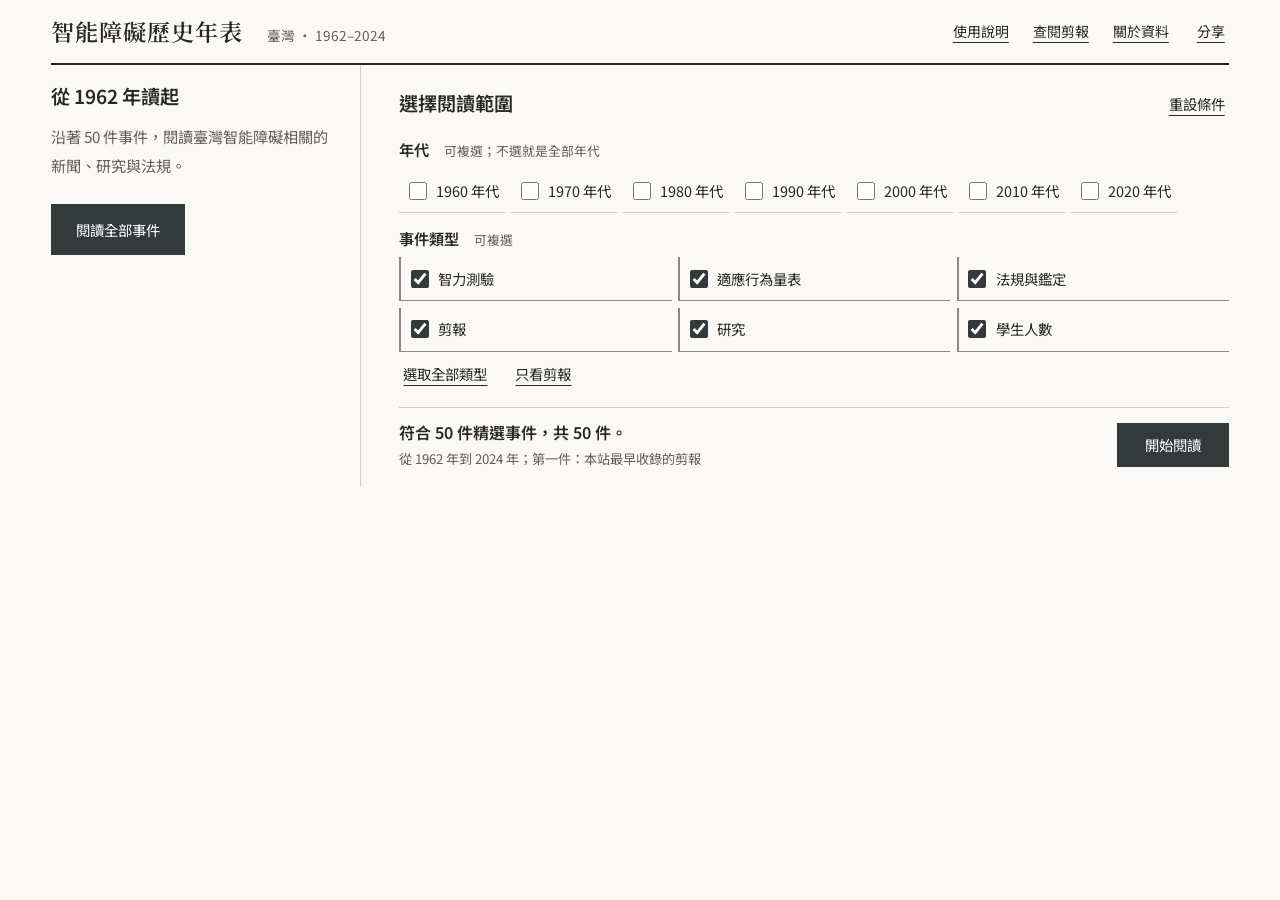
<file: index.html>
<!doctype html>
<html lang="zh-Hant-TW" class="sheet-loading"><head><meta charset="utf-8">
<meta name="viewport" content="width=device-width,initial-scale=1,viewport-fit=cover">
<meta name="color-scheme" content="light dark">
<meta name="description" content="智能障礙歷史精選事件，結合 738 篇剪報、研究與人數資料。選擇範圍後沿時間閱讀。">
<title>智能障礙歷史年表</title>
<link rel="icon" href="icon.svg">
<link rel="preconnect" href="https://fonts.googleapis.com">
<link rel="preconnect" href="https://fonts.gstatic.com" crossorigin>
<link href="https://fonts.googleapis.com/css2?family=Noto+Serif+TC:wght@500;600&family=Noto+Sans+TC:wght@400;500;600&display=swap" rel="stylesheet">
<style>:root{color-scheme:light;--paper:#f7f5ef;--ink:#252e2b;--muted:#59625c;--line:#c9cdc3;--subtle:#e9ece3;--active:#294b3d;--on:#fff;--iq:#305c80;--ab:#28745d;--law:#8a6023;--news:#a34d30;--lit:#835478;--people:#566936;--serif:'Noto Serif TC','PMingLiU',serif;--sans:'Noto Sans TC','Microsoft JhengHei',sans-serif;--column:320px}
*{box-sizing:border-box}html{font-size:16px;scroll-padding-top:20px}body{margin:0;background:var(--paper);color:var(--ink);font:1rem/1.8 var(--sans);overflow-wrap:anywhere}button,input,select{font:inherit;color:inherit}a{color:inherit;text-underline-offset:5px}button{cursor:pointer;background:transparent;border:1px solid var(--line);border-radius:3px;padding:8px 15px;min-height:44px;font-size:.9rem;line-height:1.6}button:hover{background:var(--subtle);border-color:var(--muted)}button:disabled{cursor:default;opacity:.45}button:disabled:hover{background:transparent;border-color:var(--line)}.primary{background:var(--active);border-color:var(--active);color:var(--on)}.primary:hover{background:#1d3c30;border-color:#1d3c30}.text-button{border:0;text-decoration:underline;text-underline-offset:5px;padding-inline:4px}.text-button:hover{background:transparent}h1,h2,h3,h4,p{margin:0}h1{font:600 clamp(1.9rem,3vw,2.7rem)/1.45 var(--serif);letter-spacing:.015em}h2{font:600 1.45rem/1.6 var(--serif)}h3{font-size:1.05rem;font-weight:600}h4{font-size:1rem;font-weight:500}:focus-visible{outline:3px solid var(--active);outline-offset:4px}input[type=checkbox]{width:18px;height:18px;accent-color:var(--active);flex:none}[hidden]{display:none!important}.sr-only{position:absolute;width:1px;height:1px;overflow:hidden;clip-path:inset(50%)}.skip{position:absolute;top:8px;left:8px;z-index:20;background:var(--paper);padding:12px}.skip:not(:focus){clip-path:inset(50%);width:1px;height:1px;overflow:hidden;padding:0}.site-header{display:flex;align-items:center;justify-content:space-between;gap:20px;flex-wrap:wrap;margin:0 4vw;padding:16px 0;border-bottom:1px solid var(--ink)}.brand{display:flex;align-items:center;gap:12px;font-family:var(--serif);font-weight:600;text-decoration:none}.site-header nav{display:flex;align-items:center;gap:26px;font-size:.875rem}.site-header a,.site-header button{min-height:44px;display:inline-flex;align-items:center}.site-header nav a{text-decoration:underline}.site-header nav a:hover{text-decoration:underline}.site-header nav a[aria-current=page]{border-bottom:2px solid var(--active)}main{max-width:1800px;margin:auto;padding:0 4vw 64px}.section-index{font-size:.8rem;letter-spacing:.07em;color:var(--muted)}.eyebrow{margin-bottom:8px}#selection{display:grid;grid-template-columns:minmax(240px,1fr) minmax(0,2.1fr);border-top:1px solid var(--line);max-width:1400px}.selection-intro{padding:32px 42px 32px 0;border-right:1px solid var(--line)}.selection-intro h2{font-size:2rem;line-height:1.6;margin:14px 0}.selection-intro>p:not(.section-index){font-size:.95rem;color:var(--muted)}.selection-intro>.primary{display:block;width:100%;max-width:300px;margin-top:24px;padding-block:13px;text-align:left}.selection-intro>#resumeReading{margin-top:12px;width:100%;max-width:300px}.selection-form{padding:26px 0 20px 42px}.section-title{display:flex;justify-content:space-between;align-items:center;margin-bottom:8px}.section-lead{color:var(--muted);font-size:.9rem;margin-top:6px}fieldset{border:0;margin:28px 0;padding:0}legend{font-size:1rem;font-weight:600;margin-bottom:13px;padding:0;width:100%}legend small{font-size:.8rem;font-weight:400;color:var(--muted);margin-left:12px}.step{display:inline-block;font:500 .8rem/1.5 var(--sans);color:var(--muted);margin-right:14px}.choices{display:flex;flex-wrap:wrap;gap:9px}.choices label{display:flex;align-items:center;gap:10px;padding:10px 14px;border:1px solid var(--line);border-radius:3px;min-height:48px;font-size:.9rem;cursor:pointer}.choices label:hover{background:var(--subtle)}.choices label:has(input:checked){border-color:var(--active);background:var(--subtle)}.types{display:grid;grid-template-columns:repeat(3,minmax(0,1fr))}.types label{border-left:3px solid var(--category)}.choice-actions{display:flex;gap:20px;margin-top:8px}.words label{font-size:.875rem}.help{font-size:.825rem;color:var(--muted);margin:8px 0 12px}.filter-preview{border-top:1px solid var(--line);padding-top:18px}.filter-preview>p:first-child{font-weight:600}.filter-preview .help{min-height:1.8em;margin-bottom:0}.form-actions{display:flex;align-items:center;flex-wrap:wrap;gap:12px;margin-top:18px}.form-actions .primary{min-width:190px;padding-block:12px}.reader-controls{border-top:1px solid var(--ink)}.decade-nav{display:flex;gap:0;border-top:1px solid var(--line);border-bottom:1px solid var(--line);overflow-x:auto;scrollbar-width:thin}.decade-nav button{flex:1;white-space:nowrap;border:0;border-radius:0;border-bottom:3px solid transparent;min-width:112px;padding:12px 18px;text-align:left}.decade-nav button span{display:block;font-size:.75rem;color:var(--muted)}.decade-nav button[aria-current=true]{border-bottom-color:var(--active);background:var(--subtle);font-weight:600}.reading-position{display:flex;align-items:center;justify-content:space-between;gap:16px;margin:22px 0 0}.reading-position p{font-size:.9rem;font-weight:500}.move-controls{display:flex;gap:8px}.timeline-viewport{overflow-x:auto;overflow-y:hidden;overscroll-behavior-x:contain;overflow-anchor:none;scroll-padding-inline:8px;padding:4px 4px 24px;scrollbar-color:var(--muted) var(--subtle);min-width:0}.timeline{list-style:none;display:flex;align-items:stretch;gap:32px;width:max-content;padding:0 8px;margin:0;position:relative;min-height:240px}.timeline:before{content:'';position:absolute;left:8px;right:8px;top:46px;height:1px;background:var(--line)}.timeline>li{width:var(--column);flex:none;position:relative;--category:var(--law);scroll-margin:12px}.decade-label{height:32px;font-size:.8rem;color:var(--muted)}.event-details>summary{position:relative;padding-top:32px;list-style:none;cursor:pointer;min-height:90px}.event-details>summary::-webkit-details-marker{display:none}.event-details>summary:before{content:'';position:absolute;top:9px;left:0;width:12px;height:12px;background:var(--paper);border:2px solid var(--category);border-radius:50%}.event-details[open]>summary:before{background:var(--category);box-shadow:0 0 0 4px var(--paper)}.event-meta{display:flex;align-items:center;flex-wrap:wrap;gap:8px 12px;font-size:.825rem;color:var(--muted);margin-bottom:12px}.event-meta>span:first-child{font-size:1.4rem;font-family:var(--serif);color:var(--ink);font-weight:600}.category{border-left:3px solid var(--category);padding-left:8px}.event-title{font-size:1.15rem;font-weight:600;display:flex;justify-content:space-between;align-items:flex-start;gap:14px}.event-title:after{content:'＋';font-size:1.2rem;font-weight:400;flex:none;color:var(--muted)}.event-details[open] .event-title:after{content:'−'}.event-body{margin-top:18px;padding-top:18px;border-top:1px solid var(--line)}.event-date{font-size:.825rem;color:var(--muted);margin-bottom:16px}.draft-label{font-size:.75rem;color:var(--muted);margin-bottom:10px}.easy-text{font-size:1rem;line-height:1.95}.easy-text p,.full-text p{margin-bottom:12px}.more{margin-top:14px}.more>summary{cursor:pointer;min-height:44px;font-size:.875rem;padding:9px 0}.full-text{font-size:.95rem}.source{font-size:.825rem;color:var(--muted);margin:16px 0}.source dt{font-weight:600;color:var(--ink)}.source dd{margin:0 0 10px}.event-actions{display:flex;justify-content:space-between;border-top:1px solid var(--line);margin-top:20px;padding-top:10px}.event-actions button{font-size:.8rem}.media-section{border-top:1px solid var(--line);padding-top:20px;margin-top:20px}.media-section h3{font-size:1rem}.sample-notice{font-size:.8rem;color:var(--muted);margin:8px 0 14px}.media-switch{display:flex;gap:0;border-bottom:1px solid var(--line);margin-bottom:16px}.media-switch button{border:0;border-bottom:2px solid transparent;border-radius:0;flex:1;font-size:.825rem;padding-inline:6px}.media-switch button[aria-pressed=true]{border-bottom-color:var(--active);font-weight:600;background:var(--subtle)}.media-item{margin:0 0 16px}.media-item h4{margin-bottom:10px;font-size:.9rem}.image-button{padding:0;border:0;background:none;display:block;width:100%;min-height:44px}.image-button img{display:block;width:100%;height:auto;aspect-ratio:3/2;object-fit:cover}.media-item[data-kind=clip] img{aspect-ratio:4/3;object-fit:contain;background:var(--subtle)}.media-caption{font-size:.8rem;color:var(--muted);margin-top:10px}.sample-badge{display:inline-block;font-size:.7rem;border:1px solid var(--line);padding:0 5px;vertical-align:middle;margin-left:6px}.audio-player{width:100%;min-width:0;height:48px}.audio-speed{font-size:.825rem;display:flex;gap:8px;align-items:center;margin-top:8px}.audio-speed select{background:var(--paper);border:1px solid var(--line);min-height:44px;padding:4px 12px}.transcript{font-size:.875rem}.transcript ol{list-style:none;margin:0;padding:0}.transcript li{margin:14px 0;padding:8px 0}.transcript li.current{background:var(--subtle);box-shadow:-4px 0 var(--active)}.transcript button{font-size:.8rem;min-height:44px;padding:4px 10px;margin-bottom:6px}.translation{color:var(--muted);font-size:.825rem}.audio-error{font-size:.85rem;color:var(--muted)}.library-heading{margin:26px 0}.library-heading h2{font-size:2rem}.library-heading p{font-size:.95rem;color:var(--muted);margin-top:10px}.archive-controls{display:flex;justify-content:space-between;align-items:flex-start;gap:30px;padding:20px 0;border-block:1px solid var(--line)}.search-field{display:flex;flex-direction:column;gap:8px;font-size:.9rem;max-width:560px;flex:1}.search-field input{font-size:1rem;border:1px solid var(--line);background:var(--paper);border-radius:3px;padding:12px;min-height:48px;width:100%}#newsCount{font-size:.85rem;margin:20px 0}.news-rows{list-style:none;margin:0 0 24px;padding:0;max-width:1100px}.news-rows>li{padding:20px 0;border-top:1px solid var(--line)}.news-rows summary{cursor:pointer;min-height:44px;list-style:none}.news-rows summary::-webkit-details-marker{display:none}.clip-meta{font-size:.825rem;color:var(--muted)}.clip-title{font-size:1.1rem;font-weight:500;margin-top:4px}.clip-title:after{content:' ＋';color:var(--muted)}details[open]>summary .clip-title:after{content:' −'}.clip-codes{font-size:.9rem;color:var(--muted);margin:14px 0}.clip-preview{max-width:400px;margin:18px 0}.clip-preview img{width:100%;height:auto}.empty{padding:40px 0;max-width:700px}.empty h2{margin-top:12px}.empty p{margin:10px 0 18px}dialog{border:1px solid var(--line);border-radius:4px;color:var(--ink);background:var(--paper);padding:26px;max-width:min(92vw,1000px);max-height:90dvh;overflow:auto;box-shadow:0 20px 80px #0003}dialog::backdrop{background:rgb(20 30 25 / .6)}dialog form{display:flex;justify-content:flex-end;margin-bottom:12px}dialog h2{margin-bottom:16px}.image-dialog{width:min(92vw,1100px)}.image-tools{margin-bottom:12px}.image-canvas{overflow:auto;max-height:65dvh}.image-canvas img{max-width:100%;height:auto;display:block;margin:auto}.image-canvas.zoomed img{max-width:none;width:160%}.image-dialog>p{font-size:.9rem;margin-top:16px}.about-dialog,.share-dialog{width:min(92vw,680px)}.about-dialog p,.share-dialog p{margin:16px 0}.share-dialog .search-field{margin-bottom:20px}.directory-dialog{width:min(92vw,760px)}.directory-dialog .search-field{max-width:none}.directory-results{list-style:none;padding:0;margin:0}.directory-results li{border-top:1px solid var(--line)}.directory-results button{width:100%;text-align:left;border:0;border-radius:0;padding:16px 8px}.directory-results span{display:block;font-size:.8rem;color:var(--muted)}.directory-results strong{font-size:1rem;font-weight:500}html.large-text{font-size:19px}.large-text{--column:370px}body[data-mode=read] h1{font-size:1.85rem}.list-view .timeline-viewport{overflow:visible}.list-view .timeline{display:block;width:100%;max-width:960px;margin:auto;padding:0 0 0 26px}.list-view .timeline:before{width:1px;height:auto;left:0;top:0;bottom:0;right:auto}.list-view .timeline>li{width:100%;padding:0 0 28px}.list-view .decade-label{height:auto;min-height:10px}.list-view .event-details>summary{padding-top:12px;min-height:0}.list-view .event-details>summary:before{left:-32px;top:27px}.list-view .event-title{font-size:1.25rem}.list-view .event-body{max-width:760px}.list-view .media-item{max-width:600px}.list-view .media-section{max-width:680px}.list-view .move-controls{display:none}
@media(max-width:1050px){.types{grid-template-columns:repeat(2,minmax(0,1fr))}.selection-intro{padding-right:26px}.selection-form{padding-left:26px}}
@media(max-width:700px){.site-header{margin-inline:20px;padding-block:12px;gap:8px}.site-header nav{gap:20px;width:100%;font-size:.825rem}main{padding:0 20px 40px}#selection{display:block}.selection-intro{padding:24px 0;border-right:0;border-bottom:1px solid var(--line)}.selection-intro h2{font-size:1.45rem;margin:10px 0}.selection-intro h2 br{display:none}.selection-intro>p br{display:none}.selection-intro>.primary{max-width:none;margin-top:18px}.selection-form{padding:22px 0}.selection-form h2{font-size:1.3rem}.section-title{margin-bottom:4px}legend small{display:block;margin-left:32px;margin-top:3px}.types{grid-template-columns:repeat(2,minmax(0,1fr))}.choices label{padding:9px;font-size:.85rem;gap:7px}.decades{display:grid;grid-template-columns:repeat(2,minmax(0,1fr))}.words{gap:8px}.form-actions .primary{flex:1}.decade-nav button{min-width:105px;padding:10px 12px}.reading-position{margin-top:18px;gap:8px}.reading-position p{font-size:.8rem}.move-controls button{font-size:.8rem;padding:8px 10px}.timeline{gap:24px}.timeline>li{width:min(80vw,340px)}.large-text .timeline>li{width:min(84vw,390px)}.list-view .timeline>li{width:100%}.archive-controls{display:block}.archive-controls .search-field{margin-top:18px}dialog{padding:20px;max-width:94vw}.event-meta>span:first-child{font-size:1.35rem}.event-title{font-size:1.1rem}.list-view .timeline{padding-left:22px}.list-view .event-details>summary:before{left:-28px}}
@media(prefers-color-scheme:dark){:root{color-scheme:dark;--paper:#202923;--ink:#eff0e9;--muted:#bbc4b9;--line:#526053;--subtle:#303f34;--active:#b6d4bc;--on:#1a2e21;--iq:#90b6d5;--ab:#8ac9ae;--law:#e5bd7f;--news:#edac8b;--lit:#d3aed0;--people:#c0d69b}.primary:hover{background:#c8e6cd;color:#1a2e21}}
@media(prefers-reduced-motion:no-preference){button,a{transition:background-color .12s ease}}
@media print{.site-header,.reader-controls,.reading-position,.event-actions,.media-switch,.media-section,dialog{display:none!important}body{background:white;color:black}#timelineViewport{overflow:visible}.timeline{display:block;width:100%;padding:0}.timeline:before,.event-details>summary:before{display:none}.timeline>li{width:100%;break-inside:avoid;padding-bottom:20px}.event-details>summary{padding-top:0}.event-body{border-color:#999}}

/* One masthead and one reading column keep the dates close to the events. */
:root {
  --page-width: 86rem;
  --gutter: clamp(1rem, 4vw, 4rem);
  --control-edge: #788379;
}
.site-header, main {
  width: min(calc(100% - 2 * var(--gutter)), var(--page-width));
  margin-inline: auto;
}
.site-header { padding: 1.25rem 0; gap: .5rem 2rem; }
.masthead { display: flex; align-items: baseline; flex-wrap: wrap; gap: .125rem 1.2rem; }
.masthead h1 { font: 600 clamp(1.45rem, 2.6vw, 2.15rem)/1.4 var(--serif); }
.masthead p { font-size: .9rem; color: var(--muted); }
.site-header nav { width: auto; }
main { padding: 0 0 3rem; }
#selection { border-top: 0; }
.selection-intro { padding-top: 2.2rem; }
.selection-intro h2 { margin: 0 0 .65rem; font-size: 1.65rem; }
.selection-intro > p { max-width: 23em; }
.selection-intro > .primary { width: auto; padding-inline: 1.5rem; text-align: center; }
.selection-form { padding-top: 2rem; }
.section-title { gap: .75rem; }
.move-controls button, #resumeReading, #cancelFilters, .preferences-form button[value=cancel],
.choices label, .search-field input {
  border-color: var(--control-edge);
}
.choices label:has(input:checked) { border-color: var(--active); }
.reader-controls { border: 0; }
.reader-heading {
  display: flex;
  align-items: end;
  justify-content: space-between;
  flex-wrap: wrap;
  gap: .75rem 2rem;
  padding: 1.75rem 0 1.25rem;
}
.reader-heading h2 { font-size: clamp(1.45rem, 2.2vw, 1.9rem); }
#appliedSummary { margin-top: .2rem; font-size: .95rem; color: var(--muted); }
.reader-actions { display: flex; flex-wrap: wrap; column-gap: 1rem; }
.reader-actions button {
  border: 0; padding: .45rem .25rem;
  text-decoration: underline; text-underline-offset: .3em;
}
.reader-actions button:hover { color: var(--active); background: var(--subtle); }
.decade-nav { padding-block: 3px; }
.decade-nav button:not([aria-current="true"]) { border-bottom-color: transparent; }
.decade-nav button[aria-current="true"] { border-bottom-color: var(--active); }
.decade-nav button:focus-visible { outline-offset: -4px; }
.reading-position { margin-top: 1.1rem; flex-wrap: wrap; }
.reading-position p { font-variant-numeric: tabular-nums; font-size: 1rem; }
.timeline { gap: 2.25rem; }
.event-meta > span:first-child { font-size: 1.7rem; line-height: 1.3; }
.event-title { font-family: var(--serif); font-size: 1.25rem; line-height: 1.6; }
.event-details > summary:hover .event-title { text-decoration: underline; text-underline-offset: .2em; }
.event-body { line-height: 1.85; }
#preferencesDialog { width: min(27rem, 94vw); }
.preferences-form { display: block; margin: 0; }
.preferences-form fieldset { margin: 1rem 0; }
.preferences-form legend { margin-bottom: .25rem; }
.preferences-form label { display: flex; align-items: center; gap: .7rem; min-height: 44px; cursor: pointer; }
.preferences-form input { accent-color: var(--active); }
.preferences-form input[type=radio] { width: 18px; height: 18px; }
.preferences-form .form-actions { border-top: 1px solid var(--line); padding-top: 1rem; }
:where(.choices, .preferences-form) label:has(input:focus-visible) {
  outline: 3px solid var(--active); outline-offset: 2px;
}
@media (max-width: 700px) {
  .site-header { align-items: baseline; padding: .8rem 0 .5rem; }
  .masthead { display: block; }
  .reader-heading, .selection-intro, .selection-form { padding-block: 1.2rem; }
  .reader-heading { display: block; }
  .reader-actions { margin-top: .4rem; column-gap: .8rem; }
  .timeline { gap: 1.5rem; }
  .section-title { flex-wrap: wrap; }
}
@media (prefers-color-scheme: dark) {
  :root { --control-edge: #869789; }
}
@media (prefers-reduced-motion: no-preference) {
  /* Local feedback only. Text and controls are available throughout. */
  dialog[open] { animation: reveal-surface 140ms ease-out; }
  dialog[open]::backdrop { animation: shade-backdrop 140ms ease-out; }
  .event-details[open] > .event-body { animation: reveal-surface 160ms ease-out; }
  @keyframes shade-backdrop {
    from { opacity: 0; }
    to { opacity: 1; }
  }
  @keyframes reveal-surface {
    from { transform: translateY(3px); }
    to { transform: translateY(0); }
  }
}
@media print {
  .site-header { display: block !important; }
  .site-header nav, .reader-actions { display: none; }
  .site-header, main { width: 100%; }
}

/* Size the track to the reading pane, including at large text sizes. */
@media screen {
  body:not(.list-view) .timeline-viewport {
    container-type: inline-size;
    padding: 6px 0 12px;
    scroll-padding-inline: 0;
    scroll-snap-type: x mandatory;
  }
  body:not(.list-view) .timeline {
    --cards: 1;
    --card-gap: 1rem;
    display: grid;
    grid-auto-flow: column;
    grid-auto-columns: calc((100% - (var(--cards) - 1) * var(--card-gap)) / var(--cards));
    width: 100%;
    min-height: 0;
    gap: var(--card-gap);
    padding: 0;
  }
  @container (min-width: 39em) { body:not(.list-view) .timeline { --cards: 2; } }
  @container (min-width: 60em) { body:not(.list-view) .timeline { --cards: 3; } }
  @container (min-width: 80em) { body:not(.list-view) .timeline { --cards: 4; } }
  body:not(.list-view) .timeline > li {
    width: auto;
    min-width: 0;
    padding-inline: 8px;
    scroll-margin: 0;
    scroll-snap-align: start;
  }
  body:not(.list-view) .timeline::before { display: none; }
  body:not(.list-view) .timeline > li::before {
    content: "";
    position: absolute;
    inset: 46px calc(-1 * var(--card-gap)) auto 8px;
    border-top: 1px solid var(--line);
  }
  body:not(.list-view) .timeline > li:last-child::before { right: 8px; }
}
@media screen and (min-width: 56em) {
  .site-header { padding-block: .45rem; }
  main { padding-bottom: 1rem; }
  .masthead h1, body[data-mode=read] .masthead h1 { font-size: 1.6rem; }
  .reader-heading { padding: .75rem 0; }
  .reader-heading h2, .selection-intro h2 { font-size: 1.45rem; }
  .decade-nav button { min-width: 6rem; padding: .35rem .75rem; }
  .reading-position { margin-top: .45rem; }
  .event-meta { margin-bottom: .45rem; }
  .event-meta > span:first-child { font-size: 1.4rem; }
  .event-title { font-size: 1.15rem; }
  #selection { grid-template-columns: minmax(12rem, 1fr) minmax(0, 2.8fr); }
  .selection-intro, .selection-form { padding-block: 1rem; min-width: 0; }
  .selection-form { padding-left: clamp(1.25rem, 3vw, 2.5rem); }
  #filterForm fieldset { min-width: 0; margin: .7rem 0; }
  #filterForm legend { margin-bottom: .35rem; }
  .choices { gap: .4rem; }
  .choices label { min-height: 44px; padding: .3rem .65rem; gap: .4rem; }
  .types { grid-template-columns: repeat(3, minmax(0, 1fr)); }
  .choice-actions { margin-top: 0; }
  .filter-result {
    display: flex;
    align-items: center;
    justify-content: space-between;
    flex-wrap: wrap;
    gap: .5rem 1rem;
    padding-top: .65rem;
    border-top: 1px solid var(--line);
  }
  .filter-preview { padding: 0; border: 0; }
  .filter-preview .help { margin: 0; }
  .filter-result .form-actions { margin: 0; }
  .filter-result .primary { min-width: 7rem; padding-block: .4rem; }
}
/* Keep the desktop picker compact. Reading content follows the page height. */
@media screen and (min-width: 56em) and (min-height: 36em) {
  html:not(.large-text) body[data-mode=select] {
    display: flex;
    flex-direction: column;
    height: 100dvh;
  }
  html:not(.large-text) body[data-mode=select] main {
    flex: 1;
    min-height: 0;
    margin-block: 0;
    padding-block: 0;
    display: flex;
    flex-direction: column;
  }
  body[data-mode=select] #selection { overflow-y: auto; }

}

/* Use the space above the cards for navigation, leaving room for the text below. */
@media screen and (min-width: 56em) {
  .reader-heading > div:first-child { display: flex; align-items: baseline; flex-wrap: wrap; gap: .3rem 1rem; }
  .reading-position { margin-block: .4rem; }
  .reading-position .move-controls { margin-left: auto; }
  body:not(.list-view) .decade-label { display: none; }
  body:not(.list-view) .timeline > li::before { top: 14px; }
  body:not(.list-view) .event-body { margin-top: .6rem; padding-top: .6rem; }
  body:not(.list-view) .event-body :is(.event-date, .draft-label, .easy-text p) { margin-bottom: .4rem; }
  body:not(.list-view) .event-body .more { margin-top: .4rem; }
  body:not(.list-view) .event-actions { margin-top: .45rem; padding-top: .25rem; }
}
@media screen and (max-width: 55.999em) {
  .reading-position { flex-wrap: wrap; }
}
@media screen and (min-width: 56em) and (max-height: 44em) {
  .site-header { padding-block: .15rem; }
  .reader-heading { padding-block: .3rem; }
  .decade-nav button { text-align: center; padding-inline: .35rem; }
  .decade-nav button span { display: inline; margin-left: .5em; }
  #filterForm fieldset { margin-block: .5rem; }
}

/* Archival index: type, rules and restrained emphasis. */
:root {
  --paper: #faf9f6;
  --ink: #282725;
  --muted: #625e58;
  --line: #d2cec6;
  --subtle: #eeebe5;
  --active: #81452e;
  --control-edge: #91887b;
}
.site-header { border-bottom: 2px solid var(--ink); }
.masthead { column-gap: 1.5rem; }
.masthead h1 { letter-spacing: .04em; }
.masthead p { font-size: .85rem; font-variant-numeric: tabular-nums; }
button, .choices label, dialog, .search-field input { border-radius: 0; }
.primary { padding-inline: 1.3rem; }
.primary:hover { background: #61301e; border-color: #61301e; }
.selection-intro h2, .selection-form h2, .reader-heading h2,
.library-heading h2, dialog h2 {
  font-family: var(--sans);
  font-weight: 600;
}
.selection-intro > p { line-height: 1.9; }
.choices label {
  border: 0;
  border-bottom: 1px solid var(--line);
  background: transparent;
  padding-inline: .35rem;
}
.choices label:has(input:checked) {
  background: transparent;
  border-color: var(--control-edge);
}
.choices label:hover { background: var(--subtle); }
.types label { border-left: 2px solid var(--category); }
#filterForm legend { font-size: .95rem; }
#filterForm legend small { font-size: .8rem; }
.reader-actions { gap: .25rem 1.25rem; }
.reader-actions button { font-size: .85rem; text-decoration-thickness: 1px; }
.decade-nav { padding-block: 0; border-top: 0; border-bottom-color: var(--control-edge); }
.decade-nav button {
  padding-block: .6rem;
  text-align: left;
  font-family: var(--serif);
  font-size: 1.15rem;
  font-weight: 500;
}
.decade-nav button span { font-family: var(--sans); font-size: .75rem; font-weight: 400; }
.decade-nav button[aria-current=true] {
  background: transparent;
  color: var(--active);
  border-bottom-color: var(--active);
  font-weight: 600;
}
.decade-nav button:hover { background: var(--subtle); }
.reading-position p { color: var(--muted); font-size: .85rem; font-weight: 400; }
.move-controls button { border: 0; padding-inline: .4rem; font-size: .9rem; }
.move-controls { gap: 1.5rem; }
.event-meta { gap: .45rem .75rem; }
.event-meta > span:first-child { font-weight: 500; font-variant-numeric: lining-nums tabular-nums; }
.category { border-left: 2px solid var(--category); padding-left: .5rem; font-size: .8rem; color: var(--category); }
.event-title, .list-view .event-title {
  font-family: var(--sans);
  font-weight: 500;
  font-size: 1.1rem;
  line-height: 1.65;
}
.event-details > summary::before { width: 8px; height: 8px; top: 11px; border-color: var(--category); }
.event-details[open] > summary::before { background: var(--category); }
.event-title::after { font-size: 1rem; color: var(--ink); }
.event-body { border-top-color: var(--line); }
.event-date { font-variant-numeric: tabular-nums; }
.sample-badge { border-color: var(--control-edge); }
dialog { box-shadow: 0 12px 48px #0002; }
@media screen and (min-width: 56em) {
  .masthead h1, body[data-mode=read] .masthead h1 { font-size: 1.45rem; }
  .site-header { padding-block: .6rem; }
  .reader-heading { padding-block: 1rem .75rem; }
  .reader-heading h2, .selection-intro h2, .selection-form h2 { font-size: 1.2rem; }
  .decade-nav button span { display: block; margin-left: 0; }
  .event-meta > span:first-child { font-size: 1.6rem; }
  .selection-intro { padding-right: 1.5rem; }
}
@media (prefers-color-scheme: dark) {
  :root {
    --paper: #242321;
    --ink: #f0ede7;
    --muted: #c0b9ae;
    --line: #58534c;
    --subtle: #33302b;
    --active: #e4b199;
    --on: #242321;
    --control-edge: #9d9387;
  }
  .primary:hover { background: #f1c8b4; color: var(--on); border-color: #f1c8b4; }
}

/* Collection search and an in-place index use the same typographic hierarchy. */
:root { --active: #343a3c; }
.primary:hover { background: #202628; border-color: #202628; }
#quickFilters { flex: none; }
/* Native buttons and the disclosure share the same line box and hit area. */
.reader-actions > button, #quickFilters > summary {
  display: inline-flex;
  align-items: center;
  justify-content: center;
  min-height: 44px;
  margin: 0;
  padding: .45rem .25rem;
  border: 0;
  font: 400 .85rem/1.6 var(--sans);
  white-space: nowrap;
  cursor: pointer;
  text-decoration: underline;
  text-decoration-thickness: 1px;
  text-underline-offset: .3em;
}
#quickFilters > summary { list-style: none; }
#quickFilters > summary::-webkit-details-marker { display: none; }
#quickFilters > summary::after {
  content: "";
  width: .35rem;
  height: .35rem;
  margin-left: .65rem;
  border-right: 1px solid currentColor;
  border-bottom: 1px solid currentColor;
  transform: translateY(-2px) rotate(45deg);
}
#quickFilters[open] > summary::after { transform: translateY(1px) rotate(225deg); }
#quickFilters > summary:hover { color: var(--active); background: var(--subtle); }
.site-header nav a, .site-header nav button { font-size: .875rem; line-height: 1.6; }
.reader-actions { position: relative; align-items: center; }
.quick-filter-fields {
  position: absolute;
  top: 100%;
  right: 0;
  z-index: 5;
  width: min(40rem, calc(100vw - 2 * var(--gutter)));
  max-height: 65dvh;
  overflow: auto;
  padding: 1rem 1.25rem;
  border: 1px solid var(--control-edge);
  background: var(--paper);
  box-shadow: 0 8px 24px #0002;
}
.quick-filter-fields fieldset { margin: .6rem 0; }
.quick-filter-fields legend { font-size: .9rem; margin-bottom: .4rem; }
.quick-filter-fields .types { grid-template-columns: repeat(2,minmax(0,1fr)); }
.active-filters { display: flex; flex-wrap: wrap; gap: 0 1.25rem; padding-bottom: .5rem; }
.active-filters:empty { display: none; }
.active-filters button {
  border: 0;
  padding: .3rem 0;
  font-size: .85rem;
  text-align: left;
  text-decoration: underline;
  text-underline-offset: .3em;
}
.active-filters button span { margin-left: .35rem; }
.directory-results > .directory-group { border: 0; }
.directory-group h3 {
  display: flex;
  gap: 1rem;
  align-items: baseline;
  font: 500 1.15rem/1.7 var(--serif);
  padding: 1rem 0 .4rem;
}
.directory-group h3 span { font: 400 .8rem/1.7 var(--sans); color: var(--muted); }
.directory-group ol { list-style: none; margin: 0; padding: 0; }
.directory-group li { border-top: 1px solid var(--line); }
.directory-results .directory-meta { display: flex; flex-wrap: wrap; align-items: center; gap: .65rem; }
.directory-results .category { display: inline; color: var(--category); }
.directory-results strong { display: block; }
@media(prefers-color-scheme:dark) {
  :root { --active: #d8d9d6; }
  .primary:hover { background: #f0f0ec; border-color: #f0f0ec; }
}
@media print { .active-filters { display: none; } }

.site-header nav { flex-wrap: wrap; gap: .35rem 1.25rem; }
#tourDialog {
  position: fixed;
  inset: 0;
  width: 100vw;
  height: 100dvh;
  max-width: none;
  max-height: none;
  margin: 0;
  padding: 0;
  border: 0;
  background: transparent;
  box-shadow: none;
  overflow: hidden;
  animation: none;
}
#tourDialog::backdrop { background: transparent; animation: none; }
#tourSpotlight {
  position: fixed;
  border: 2px solid white;
  border-radius: 3px;
  box-shadow: 0 0 0 100vmax rgb(0 0 0 / .68);
  pointer-events: none;
}
#tourCard {
  position: fixed;
  z-index: 1;
  width: min(25rem, calc(100vw - 24px));
  max-height: calc(100dvh - 24px);
  overflow: auto;
  padding: 1.25rem;
  background: var(--paper);
  color: var(--ink);
  border: 1px solid var(--control-edge);
  box-shadow: 0 8px 28px #0003;
}
#tourCard h2 { margin-bottom: .6rem; font: 600 1.2rem/1.5 var(--sans); }
#tourCount { margin: 0 0 .5rem; }
#tourText { font-size: .95rem; line-height: 1.85; }
.tour-actions { display: flex; flex-wrap: wrap; gap: .5rem; margin-top: 1rem; }
@media print { #startTour { display: none; } }

/* Sheet-managed attachments */
.image-button img.natural{aspect-ratio:auto;height:auto;min-height:120px;max-height:80vh;object-fit:contain;background:var(--subtle)}
.media-frame{position:relative;width:100%;aspect-ratio:16/9;background:var(--subtle)}
.media-frame[data-frame="audio"]{aspect-ratio:auto;height:120px}
.media-frame iframe{position:absolute;inset:0;width:100%;height:100%;border:0}
.video-player{display:block;width:100%;max-height:70vh;background:#000}
.media-text-body{font-size:.95rem;border-left:3px solid var(--line);padding-left:16px}
.media-text-body p{margin:0 0 .8em}
.media-item figcaption{margin:0}
.media-credit{margin-top:4px}
.transcript-time{display:inline-block;font-size:.8rem;color:var(--muted);margin-bottom:4px;font-variant-numeric:tabular-nums}
html.sheet-loading main{visibility:hidden}
html.sheet-loading body::after{content:"讀取資料中…";position:fixed;inset:40% 0 auto;text-align:center;color:var(--muted)}
</style></head><body>
<noscript><style>html.sheet-loading main{visibility:visible}html.sheet-loading body::after{content:none}</style><p>請開啟 JavaScript 以使用篩選與年表。原始資料與整理方式也可在本網站的 README 閱讀。</p></noscript>
<a class="skip" href="#content">跳到主要內容</a>
<header class="site-header">
  <div class="masthead">
    <h1><a class="brand" href="index.html">智能障礙歷史年表</a></h1>
    <p>臺灣 · 1962–2024</p>
  </div>
  <nav aria-label="網站"><button type="button" class="text-button" id="startTour">使用說明</button><a href="#clippings" id="navNews">查閱剪報</a><button type="button" class="text-button" id="aboutButton">關於資料</button><button type="button" class="text-button" id="shareReading">分享</button></nav>
</header>
<main id="content" tabindex="-1">
<section id="selection" aria-labelledby="selectionTitle">
<div class="selection-intro">
  <h2>從 1962 年讀起</h2>
  <p>沿著 <span data-event-count>50</span> 件事件，閱讀臺灣智能障礙相關的新聞、研究與法規。</p>
  <button type="button" class="primary" id="readAll">閱讀全部事件</button>
  <button type="button" id="resumeReading" hidden>繼續上次閱讀</button>
  <p id="resumeLabel" class="help" hidden></p>
</div>
<div class="selection-form"><div class="section-title"><h2 id="selectionTitle" tabindex="-1">選擇閱讀範圍</h2><button type="button" class="text-button" id="resetFilters">重設條件</button></div>
<form id="filterForm"><fieldset><legend>年代 <small>可複選；不選就是全部年代</small></legend><div id="decadeOptions" class="choices decades"></div></fieldset>
<fieldset><legend>事件類型 <small>可複選</small></legend><div id="typeOptions" class="choices types"></div><div class="choice-actions"><button type="button" class="text-button" id="selectAllTypes">選取全部類型</button><button type="button" class="text-button" id="onlyNews">只看剪報</button></div></fieldset>
<fieldset id="wordField" hidden><legend>新聞用語 <small>符合任一所選用語即可</small></legend><p class="help">這些是報紙當年的用詞，可能帶有歧視。保留原詞，方便查找歷史資料。</p><div id="wordOptions" class="choices words"></div></fieldset>
<div class="filter-result">
  <div class="filter-preview"><p id="filterCount" role="status" aria-live="polite"></p><p id="filterPreview" class="help"></p></div>
  <div class="form-actions"><button class="primary" type="submit" id="applyButton">開始閱讀 →</button><button type="button" id="cancelFilters" hidden>取消調整</button></div>
</div></form></div></section>
<section id="reader" hidden aria-label="精選年表">
<div class="reader-controls">
  <div class="reader-heading">
    <div><h2 id="readerTitle" tabindex="-1">精選事件</h2><p id="appliedSummary"></p></div>
    <div class="reader-actions">
      <button type="button" id="openDirectory">事件目錄</button>
    <details id="quickFilters">
      <summary>年代與類別</summary>
      <div class="quick-filter-fields">
        <fieldset><legend>年代 <small>可複選；不選就是全部</small></legend><div id="quickDecades" class="choices decades"></div></fieldset>
        <fieldset><legend>事件類型 <small>可複選</small></legend><div id="quickTypes" class="choices types"></div></fieldset><fieldset id="quickWordField" hidden><legend>新聞用語 <small>可複選</small></legend><p class="help">保留報紙當年的用詞，可能帶有歧視。</p><div id="quickWords" class="choices words"></div></fieldset>
        <button type="button" class="text-button" id="resetQuickFilters">恢復全部事件</button>
      </div>
    </details>
      <button type="button" id="openPreferences" aria-haspopup="dialog">閱讀設定</button>
    </div>
  </div>
  <div id="activeFilters" class="active-filters" aria-label="目前篩選條件"></div>
  <nav id="decadeNav" class="decade-nav" aria-label="跳到年代"></nav>
</div>
<div class="reading-position"><p id="positionLabel" aria-live="off"></p><div class="move-controls"><button type="button" id="earlier" aria-label="上一組事件">← 上一組</button><button type="button" id="later" aria-label="下一組事件">下一組 →</button></div></div>
<div id="timelineViewport" class="timeline-viewport" role="region" aria-label="可左右捲動的精選年表" tabindex="0"><ol id="timeline" class="timeline"></ol></div>
<div id="readerEmpty" class="empty" hidden><p class="section-index">沒有符合的事件</p><h2>換個範圍，繼續找。</h2><p>可以減少年代或用語限制。完整剪報中仍可能有符合的資料。</p><button type="button" data-action="edit">調整篩選</button><button type="button" id="emptyReset">看全部 50 件</button></div>
</section>
<section id="newsLibrary" hidden aria-labelledby="newsTitle"><button type="button" id="backToTimeline">← 返回精選年表</button><header class="library-heading"><p class="section-index">資料查閱</p><h2 id="newsTitle" tabindex="-1">剪報資料庫</h2><p>738 篇剪報的日期、報別、整理標題與編碼。尚未提供原件全文。</p></header><div class="archive-controls"><div><p id="newsConditions" class="help"></p><button type="button" class="text-button" id="clearNewsScope">查閱全部年代與用語</button></div><label class="search-field">搜尋剪報<input type="search" id="newsQuery" placeholder="例如：家長陳情、報別或歷史用語" autocomplete="off"></label></div><p id="newsCount" role="status" aria-live="polite"></p><ol id="newsRows" class="news-rows"></ol><div id="newsEmpty" class="empty" hidden>沒有符合的剪報。請更換搜尋字詞，或調整年代與用語。</div><button type="button" id="moreNews">再看 40 篇</button></section>
<p class="sr-only" id="readerStatus" role="status" aria-live="polite"></p></main>
<dialog id="tourDialog" aria-labelledby="tourTitle" aria-describedby="tourText">
  <div id="tourSpotlight" aria-hidden="true"></div>
  <div id="tourCard">
    <p id="tourCount" class="help"></p>
    <h2 id="tourTitle" tabindex="-1"></h2>
    <p id="tourText"></p>
    <div class="tour-actions"><button type="button" id="tourPrevious">上一步</button><button type="button" class="primary" id="tourNext">下一步</button><button type="button" class="text-button" id="tourExit">結束說明</button></div>
  </div>
</dialog>
<dialog id="preferencesDialog" aria-labelledby="preferencesTitle">
  <h2 id="preferencesTitle">閱讀設定</h2>
  <form method="dialog" class="preferences-form">
    <fieldset><legend>文字</legend>
      <label><input type="checkbox" id="easyToggle">顯示易讀介紹</label>
      <label><input type="checkbox" id="largeToggle">使用大字</label>
    </fieldset>
    <fieldset><legend>閱讀方向</legend>
      <label><input type="radio" name="layout" value="timeline">橫向年表（往右讀）</label>
      <label><input type="radio" name="layout" value="list">直式清單（往下讀）</label>
    </fieldset>
    <div class="form-actions"><button type="submit" class="primary" value="apply">套用設定</button><button type="submit" value="cancel">取消</button></div>
  </form>
</dialog>
<dialog id="directoryDialog" class="directory-dialog" aria-labelledby="directoryTitle"><form method="dialog"><button aria-label="關閉事件目錄">關閉 ×</button></form><p class="section-index">在目前範圍中查找</p><h2 id="directoryTitle">找一件事</h2><label class="search-field">年份、事件名稱或內文<input type="search" id="eventQuery" placeholder="例如：1990、家長、測驗" autocomplete="off"></label><p id="directoryCount" class="help" role="status"></p><ol id="directoryResults" class="directory-results"></ol><p id="directoryEmpty" hidden>目前範圍沒有符合的事件。可以換個字詞，或關閉目錄後調整範圍。</p></dialog>
<dialog id="shareDialog" class="share-dialog" aria-labelledby="shareTitle"><form method="dialog"><button>關閉 ×</button></form><h2 id="shareTitle">保留這段閱讀位置</h2><p>連結會保留篩選條件、閱讀位置與已展開事件。</p><label class="search-field">閱讀連結<input type="url" id="shareUrl" readonly></label><button type="button" class="primary" id="copyShare">複製連結</button><p id="shareFeedback" role="status" class="help"></p><p id="localLinkNotice" class="help" hidden>目前是本機預覽網址，只能在這台電腦使用。網站發布後，才可把公開網址分享給別人。</p></dialog>
<dialog id="imageDialog" class="image-dialog" aria-labelledby="imageTitle"><form method="dialog"><button aria-label="關閉圖片">關閉 ×</button></form><h2 id="imageTitle"></h2><div class="image-tools"><button type="button" id="imageZoom" aria-pressed="false">放大圖片</button></div><div class="image-canvas" id="imageCanvas"><img id="fullImage" alt=""></div><p id="imageCaption"></p></dialog>
<dialog id="aboutDialog" class="about-dialog" aria-labelledby="aboutTitle"><form method="dialog"><button>關閉 ×</button></form><p class="section-index">資料與閱讀方式</p><h2 id="aboutTitle">關於這份年表</h2><p>這裡整理臺灣智能障礙相關歷史，提供一般讀者、學生、特教相關人員與智能障礙者本人查閱。</p><p id="aboutCounts"></p><p>「最早」「首篇」等敘述以本站收錄資料為範圍。同年僅知年份的事件排在該年最後；時間相近不代表因果關係。</p><p>剪報共 738 篇，統計至 2022 年。新聞保留當年的用詞，包含歧視用語及社會案件；閱讀時請留意歷史語境。</p><p>易讀介紹仍為草稿，未經專業人員與自我倡議者審閱。照片、剪報圖與英文合成錄音明確標為示例，不能作為歷史事件的佐證。</p><p>閱讀進度與字級偏好儲存在此瀏覽器。此版本不會把閱讀紀錄傳送到伺服器。</p><p>事件與附件內容由團隊維護的 Google 試算表載入；圖片、錄音與影片可能存放在 Google 雲端硬碟或 YouTube，開啟時會連線到這些服務。</p><p>計畫單位、引用格式與原件授權範圍仍待團隊補齊。</p><details class="about-examples"><summary>查看照片、剪報與錄音的介面示例</summary><div id="aboutSamples"></div></details></dialog>

<script>
/* ============ 資料 ============
   RAW 由四份檔案整理而來（新聞編碼、文獻、學生人數）；事件樹的事件來自「智能障礙重大事件表」。 */
const RAW = {"news": [{"d": "1962-01-15", "o": "中央日報", "t": "幼獅社", "w": ["白痴/低能"], "wg": ["白痴／低能"], "p": ["政策公告及回應-設班或設立機構", "障礙者/家庭故事"], "pg": ["政策公告及回應", "障礙者/家庭故事"], "v": "期待正常化/健全主義", "v2": "無", "x": 0}, {"d": "1964-03-10", "o": "中國時報", "t": "兄弟白痴命案", "w": ["白痴/低能"], "wg": ["白痴／低能"], "p": ["社會事件-命案"], "pg": ["社會事件"], "v": "無", "v2": "無", "x": 0}, {"d": "1964-07-15", "o": "中央日報", "t": "設班 教育局告家長書", "w": ["智能不足"], "wg": ["智能不足"], "p": ["政策公告及回應-設班或設立機構"], "pg": ["政策公告及回應"], "v": "無", "v2": "期待正常化/健全主義", "x": 0}, {"d": "1964-10-19", "o": "中央日報", "t": "義光育幼院", "w": ["白痴/低能"], "wg": ["白痴／低能"], "p": ["政策公告及回應-設班或設立機構"], "pg": ["政策公告及回應"], "v": "期待正常化/健全主義", "v2": "無", "x": 0}, {"d": "1965-01-10", "o": "中央日報", "t": "設班", "w": ["智能不足"], "wg": ["智能不足"], "p": ["政策公告及回應-設班或設立機構"], "pg": ["政策公告及回應"], "v": "期待正常化/健全主義", "v2": "無", "x": 0}, {"d": "1965-01-16", "o": "聯合報", "t": "防止留級", "w": ["智能不足"], "wg": ["智能不足"], "p": ["政策公告及回應-設班或設立機構"], "pg": ["政策公告及回應"], "v": "無", "v2": "無", "x": 0}, {"d": "1965-09-12", "o": "中國時報", "t": "白痴", "w": ["白痴/低能"], "wg": ["白痴／低能"], "p": ["障礙者/家庭故事"], "pg": ["障礙者/家庭故事"], "v": "沈重負擔/同情憐憫", "v2": "慈善", "x": 0}, {"d": "1966-08-28", "o": "聯合報", "t": "教育廳設特殊學校", "w": ["智能不足"], "wg": ["智能不足"], "p": ["政策公告及回應-設班或設立機構", "善心人士/志工經驗分享"], "pg": ["政策公告及回應", "善心人士/志工經驗分享"], "v": "期待正常化/健全主義", "v2": "沈重負擔/同情憐憫", "x": 0}, {"d": "1967-01-04", "o": "中央日報", "t": "溪洲命案 媽媽觀點", "w": ["智力不全"], "wg": ["其他用詞"], "p": ["社會事件-命案"], "pg": ["社會事件"], "v": "沈重負擔/同情憐憫", "v2": "無", "x": 0}, {"d": "1967-01-04", "o": "中央日報", "t": "溪洲命案 趙祖華", "w": ["白痴/低能"], "wg": ["白痴／低能"], "p": ["社會事件-命案"], "pg": ["社會事件"], "v": "無", "v2": "無", "x": 0}, {"d": "1967-01-04", "o": "中央日報", "t": "溪洲命案 醫師觀點", "w": ["白痴/低能", "智能不足"], "wg": ["白痴／低能", "智能不足"], "p": ["社會事件-含案件後的社論"], "pg": ["社會事件"], "v": "排斥障礙者", "v2": null, "x": 0}, {"d": "1967-01-05", "o": "中央日報", "t": "溪洲命案 醫師觀點", "w": ["白痴/低能"], "wg": ["白痴／低能"], "p": ["社會事件-含案件後的社論"], "pg": ["社會事件"], "v": "沈重負擔/同情憐憫", "v2": "優生保健", "x": 0}, {"d": "1967-01-05", "o": "中央日報", "t": "溪洲命案 媽媽老師觀點", "w": ["白痴/低能"], "wg": ["白痴／低能"], "p": ["社會事件-命案"], "pg": ["社會事件"], "v": "家人/專業人員犧牲奉獻", "v2": "無", "x": 0}, {"d": "1967-01-05", "o": "中國時報", "t": "溪洲命案 記者專欄", "w": ["精神不正常"], "wg": ["其他用詞"], "p": ["社會事件-含案件後的社論"], "pg": ["社會事件"], "v": "無", "v2": "無", "x": 0}, {"d": "1967-01-05", "o": "中國時報", "t": "溪洲命案趙祖華", "w": ["白痴/低能"], "wg": ["白痴／低能"], "p": ["社會事件-命案"], "pg": ["社會事件"], "v": "沈重負擔/同情憐憫", "v2": "無", "x": 0}, {"d": "1967-01-06", "o": "中央日報", "t": "王宗蓉 溪洲命案 低能", "w": ["白痴/低能", "智能不足"], "wg": ["白痴／低能", "智能不足"], "p": ["社會事件-含案件後的社論"], "pg": ["社會事件"], "v": "倡議", "v2": "家人/專業人員犧牲奉獻", "x": 0}, {"d": "1967-01-09", "o": "聯合報", "t": "薇薇夫人 中和永和命案", "w": ["白痴/低能"], "wg": ["白痴／低能"], "p": ["社會事件-含案件後的社論"], "pg": ["社會事件"], "v": "沈重負擔/同情憐憫", "v2": "無", "x": 0}, {"d": "1967-08-07", "o": "中央日報", "t": "吳孝焜", "w": ["白痴/低能", "智能不足"], "wg": ["白痴／低能", "智能不足"], "p": ["障礙者/家庭故事", "政策公告及回應-設班或設立機構"], "pg": ["障礙者/家庭故事", "政策公告及回應"], "v": "家人/專業人員犧牲奉獻", "v2": "沈重負擔/同情憐憫", "x": 0}, {"d": "1967-09-25", "o": "中央日報", "t": "特教法草案", "w": ["白痴/低能", "智能不足"], "wg": ["白痴／低能", "智能不足"], "p": ["政策公告及回應-立法"], "pg": ["政策公告及回應"], "v": "倡議", "v2": "無", "x": 0}, {"d": "1968-01-02", "o": "聯合報", "t": "病弱特教", "w": ["智能不足"], "wg": ["智能不足"], "p": ["政策公告及回應-立法"], "pg": ["政策公告及回應"], "v": "無", "v2": "無", "x": 0}, {"d": "1968-02-05", "o": "聯合報", "t": "特教草案", "w": ["智能不足"], "wg": ["智能不足"], "p": ["政策公告及回應-立法"], "pg": ["政策公告及回應"], "v": "期待正常化/健全主義", "v2": "無", "x": 0}, {"d": "1971-02-19", "o": "聯合報", "t": "七縣市增班", "w": ["智能不足"], "wg": ["智能不足"], "p": ["政策公告及回應-增班或增加機構"], "pg": ["政策公告及回應"], "v": "期待正常化/健全主義", "v2": "無", "x": 0}, {"d": "1971-06-24", "o": "聯合報", "t": "益智班增14班", "w": ["智能不足"], "wg": ["智能不足"], "p": ["政策公告及回應-增班或增加機構"], "pg": ["政策公告及回應"], "v": "無", "v2": "無", "x": 0}, {"d": "1971-09-21", "o": "聯合報", "t": "教局呼籲就學 增班", "w": ["智能不足"], "wg": ["智能不足"], "p": ["政策公告及回應-增班或增加機構"], "pg": ["政策公告及回應"], "v": "家長拒絕標籤", "v2": "無", "x": 0}, {"d": "1972-09-25", "o": "中國時報", "t": "邱秀文 增班", "w": ["智能不足"], "wg": ["智能不足"], "p": ["政策公告及回應-增班或增加機構"], "pg": ["政策公告及回應"], "v": "無", "v2": "無", "x": 0}, {"d": "1973-04-17", "o": "中國時報", "t": "陳怡真 專家家長觀點", "w": ["白痴/低能", "智能不足"], "wg": ["白痴／低能", "智能不足"], "p": ["專家學者分享"], "pg": ["專家學者"], "v": "期待正常化/健全主義", "v2": "無", "x": 0}, {"d": "1973-06-09", "o": "聯合報", "t": "展現學生作品", "w": ["智能不足"], "wg": ["智能不足"], "p": ["活動集錦-障礙者成果發表、比賽、課程或營隊"], "pg": ["活動集錦"], "v": "肯定障礙者(學習能力、成就)", "v2": "家長拒絕標籤", "x": 0}, {"d": "1974-03-31", "o": "聯合報", "t": "桂文亞", "w": ["智能不足"], "wg": ["智能不足"], "p": ["專家學者分享"], "pg": ["專家學者"], "v": "家長拒絕標籤", "v2": "無", "x": 0}, {"d": "1974-06-05", "o": "聯合報", "t": "國中實習獲稱讚", "w": ["智能不足"], "wg": ["智能不足"], "p": ["障礙者/家庭故事"], "pg": ["障礙者/家庭故事"], "v": "肯定障礙者(學習能力、成就)", "v2": "沈重負擔/同情憐憫", "x": 0}, {"d": "1974-07-02", "o": "聯合報", "t": "去澎湖", "w": ["智能不足"], "wg": ["智能不足"], "p": ["社會事件-走失"], "pg": ["社會事件"], "v": "無", "v2": "無", "x": 0}, {"d": "1975-01-06", "o": "聯合報", "t": "疫苗", "w": ["智能不足"], "wg": ["智能不足"], "p": ["專家學者意見"], "pg": ["專家學者"], "v": "優生保健", "v2": "無", "x": 0}, {"d": "1975-11-20", "o": "中國時報", "t": "胡雲麟 白痴人數上升", "w": ["白痴/低能"], "wg": ["白痴／低能"], "p": ["政策公告及回應-設班或設立機構"], "pg": ["政策公告及回應"], "v": "沈重負擔/同情憐憫", "v2": "無", "x": 0}, {"d": "1976-09-30", "o": "中國時報", "t": "師資培訓", "w": ["智能不足"], "wg": ["智能不足"], "p": ["政策公告及回應-其他"], "pg": ["政策公告及回應"], "v": "無", "v2": "無", "x": 0}, {"d": "1977-01-24", "o": "聯合報", "t": "本報訊 聖安娜之家", "w": ["智能不足"], "wg": ["智能不足"], "p": ["政策公告及回應-增班或增加機構"], "pg": ["政策公告及回應"], "v": "家人/專業人員犧牲奉獻", "v2": "無", "x": 0}, {"d": "1978-01-21", "o": "聯合報", "t": "教師愛心", "w": ["智能不足"], "wg": ["智能不足"], "p": ["專家學者分享"], "pg": ["專家學者"], "v": "家人/專業人員犧牲奉獻", "v2": "無", "x": 0}, {"d": "1978-03-01", "o": "聯合報", "t": "再增班", "w": ["智能不足"], "wg": ["智能不足"], "p": ["政策公告及回應-增班或增加機構"], "pg": ["政策公告及回應"], "v": "無", "v2": "無", "x": 0}, {"d": "1978-06-12", "o": "聯合報", "t": "何素華", "w": ["智能不足"], "wg": ["智能不足"], "p": ["表揚專業人員"], "pg": ["表揚"], "v": "家人/專業人員犧牲奉獻", "v2": "期待正常化/健全主義", "x": 0}, {"d": "1978-10-02", "o": "中央日報", "t": "佳音韻療育中心", "w": ["智能障礙"], "wg": ["智能障礙"], "p": ["政策公告及回應-設班或設立機構"], "pg": ["政策公告及回應"], "v": "家人/專業人員犧牲奉獻", "v2": "無", "x": 0}, {"d": "1978-11-30", "o": "中國時報", "t": "張夢瑞 社會問題", "w": ["智能不足"], "wg": ["智能不足"], "p": ["障礙者/家庭故事", "專家學者意見"], "pg": ["障礙者/家庭故事", "專家學者"], "v": "排斥障礙者", "v2": "優生保健", "x": 0}, {"d": "1980-06-01", "o": "聯合報", "t": "配合殘福法收容", "w": ["智能不足"], "wg": ["智能不足"], "p": ["政策公告及回應-增班或增加機構"], "pg": ["政策公告及回應"], "v": "無", "v2": "無", "x": 0}, {"d": "1980-08-24", "o": "中央日報", "t": "盧美貴 智能不足之父", "w": ["智能不足"], "wg": ["智能不足"], "p": ["表揚專業人員"], "pg": ["表揚"], "v": "無", "v2": "無", "x": 0}, {"d": "1982-06-09", "o": "中央日報", "t": "學障", "w": ["智能不足"], "wg": ["智能不足"], "p": ["誤判"], "pg": ["誤判"], "v": "無", "v2": "無", "x": 0}, {"d": "1982-09-01", "o": "聯合報", "t": "智能不足人數八千", "w": ["智能不足"], "wg": ["智能不足"], "p": [], "pg": [], "v": "期待正常化/健全主義", "v2": "無", "x": 0}, {"d": "1983-02-07", "o": "中國時報", "t": "明星義演募款", "w": ["智能不足"], "wg": ["智能不足"], "p": ["活動集錦-募款餐會義賣義演"], "pg": ["活動集錦"], "v": "慈善", "v2": "無", "x": 0}, {"d": "1983-02-28", "o": "聯合報", "t": "優生.", "w": ["智能不足"], "wg": ["智能不足"], "p": ["政策公告及回應-其他"], "pg": ["政策公告及回應"], "v": "優生保健", "v2": "無", "x": 0}, {"d": "1983-03-05", "o": "中國時報", "t": "蘭陵摘星戲劇", "w": ["智能不足"], "wg": ["智能不足"], "p": ["藝術創作"], "pg": ["藝術創作"], "v": "無", "v2": "無", "x": 0}, {"d": "1983-07-09", "o": "中央日報", "t": "甘神父、智能不足得獎", "w": ["智能不足"], "wg": ["智能不足"], "p": ["藝術創作", "表揚專業人員"], "pg": ["藝術創作", "表揚"], "v": "家人/專業人員犧牲奉獻", "v2": "勵志激勵", "x": 0}, {"d": "1983-11-12", "o": "中國時報", "t": "晏涵文 性教育", "w": ["智能不足"], "wg": ["智能不足"], "p": ["專家學者分享"], "pg": ["專家學者"], "v": "倡議", "v2": "沈重負擔/同情憐憫", "x": 0}, {"d": "1983-11-13", "o": "中國時報", "t": "胎便檢查", "w": ["智能不足"], "wg": ["智能不足"], "p": ["專家學者意見"], "pg": ["專家學者"], "v": "優生保健", "v2": "無", "x": 0}, {"d": "1983-11-23", "o": "聯合報", "t": "紀政 獎狀沒出息的孩子", "w": ["智能不足"], "wg": ["智能不足"], "p": ["活動集錦-障礙者成果發表、比賽、課程或營隊", "專家學者意見"], "pg": ["活動集錦", "專家學者"], "v": "倡議", "v2": "無", "x": 0}, {"d": "1984-03-12", "o": "中國時報", "t": "師大實驗班", "w": ["智能不足"], "wg": ["智能不足"], "p": ["政策公告及回應-設班或設立機構"], "pg": ["政策公告及回應"], "v": "倡議", "v2": "無", "x": 0}, {"d": "1984-03-19", "o": "中國時報", "t": "樹仁庇護", "w": ["智能不足"], "wg": ["智能不足"], "p": ["政策公告及回應-設班或設立機構"], "pg": ["政策公告及回應"], "v": "期待正常化/健全主義", "v2": "無", "x": 0}, {"d": "1984-04-10", "o": "中國時報", "t": "摘星感想", "w": ["智能不足"], "wg": ["智能不足"], "p": ["藝術創作"], "pg": ["藝術創作"], "v": "無", "v2": "無", "x": 0}, {"d": "1984-04-26", "o": "中國時報", "t": "義賣冷淡", "w": ["智能不足"], "wg": ["智能不足"], "p": ["活動集錦-募款餐會義賣義演"], "pg": ["活動集錦"], "v": "慈善", "v2": "無", "x": 0}, {"d": "1984-07-26", "o": "中國時報", "t": "五分鐘生一個與食物", "w": ["智能不足"], "wg": ["智能不足"], "p": ["專家學者分享"], "pg": ["專家學者"], "v": "無", "v2": "無", "x": 0}, {"d": "1984-10-14", "o": "聯合報", "t": "被冒用身份", "w": ["智能不足"], "wg": ["智能不足"], "p": ["社會事件-被利用"], "pg": ["社會事件"], "v": "無", "v2": "無", "x": 0}, {"d": "1984-12-04", "o": "中國時報", "t": "歧視", "w": ["智能不足"], "wg": ["智能不足"], "p": ["政策公告及回應-其他"], "pg": ["政策公告及回應"], "v": "排斥障礙者", "v2": "無", "x": 0}, {"d": "1984-12-08", "o": "聯合報", "t": "陽明教養院院生摔傷不治", "w": ["智能不足"], "wg": ["智能不足"], "p": ["社會事件-命案"], "pg": ["社會事件"], "v": "無", "v2": "無", "x": 0}, {"d": "1985-01-14", "o": "聯合報", "t": "先天代謝疾病可預防", "w": ["智能不足"], "wg": ["智能不足"], "p": ["專家學者意見"], "pg": ["專家學者"], "v": "優生保健", "v2": "沈重負擔/同情憐憫", "x": 0}, {"d": "1985-01-22", "o": "聯合報", "t": "因車禍腦傷智能障礙", "w": ["智能障礙"], "wg": ["智能障礙"], "p": ["社會事件-其他"], "pg": ["社會事件"], "v": "無", "v2": "無", "x": 0}, {"d": "1985-02-13", "o": "聯合報", "t": "家長陳情", "w": ["智能不足"], "wg": ["智能不足"], "p": ["政策公告及回應-陳情"], "pg": ["政策公告及回應"], "v": "倡議", "v2": "無", "x": 0}, {"d": "1985-02-14", "o": "聯合報", "t": "家長陳情", "w": ["智能不足"], "wg": ["智能不足"], "p": ["政策公告及回應-陳情"], "pg": ["政策公告及回應"], "v": "倡議", "v2": "沈重負擔/同情憐憫", "x": 0}, {"d": "1985-03-27", "o": "聯合報", "t": "母乳預防", "w": ["白痴/低能", "智能不足"], "wg": ["白痴／低能", "智能不足"], "p": ["專家學者意見"], "pg": ["專家學者"], "v": "優生保健", "v2": "無", "x": 0}, {"d": "1985-05-22", "o": "中國時報", "t": "九成未就學", "w": ["智能不足"], "wg": ["智能不足"], "p": ["政策公告及回應-設班或設立機構"], "pg": ["政策公告及回應"], "v": "無", "v2": "倡議", "x": 0}, {"d": "1985-07-20", "o": "中國時報", "t": "李貴芬案呼籲", "w": ["智能不足"], "wg": ["智能不足"], "p": ["社會事件-命案", "社會事件-含案件後的社論"], "pg": ["社會事件"], "v": "沈重負擔/同情憐憫", "v2": "無", "x": 0}, {"d": "1985-07-20", "o": "聯合報", "t": "李貴芬姐殺弟", "w": ["智能不足"], "wg": ["智能不足"], "p": ["社會事件-命案"], "pg": ["社會事件"], "v": "沈重負擔/同情憐憫", "v2": "無", "x": 0}, {"d": "1985-10-07", "o": "中國時報", "t": "重度招生", "w": ["智能不足"], "wg": ["智能不足"], "p": ["政策公告及回應-招生"], "pg": ["政策公告及回應"], "v": "無", "v2": "無", "x": 0}, {"d": "1985-10-07", "o": "聯合報", "t": "重度招生.", "w": ["智能不足"], "wg": ["智能不足"], "p": ["政策公告及回應-招生"], "pg": ["政策公告及回應"], "v": "無", "v2": "無", "x": 0}, {"d": "1985-11-10", "o": "聯合報", "t": "亞智盟", "w": ["智能不足"], "wg": ["智能不足"], "p": ["活動集錦-研討會"], "pg": ["活動集錦"], "v": "無", "v2": "無", "x": 0}, {"d": "1985-11-12", "o": "聯合報", "t": "亞智盟", "w": ["智能不足"], "wg": ["智能不足"], "p": ["活動集錦-研討會"], "pg": ["活動集錦"], "v": "無", "v2": "無", "x": 0}, {"d": "1985-11-12", "o": "聯合報", "t": "亞智盟家庭不關心", "w": ["智能不足"], "wg": ["智能不足"], "p": ["活動集錦-研討會", "專家學者分享"], "pg": ["活動集錦", "專家學者"], "v": "排斥障礙者", "v2": "無", "x": 0}, {"d": "1985-11-14", "o": "聯合報", "t": "中小學老師主張隔離", "w": ["智能不足"], "wg": ["智能不足"], "p": ["專家學者意見"], "pg": ["專家學者"], "v": "排斥障礙者", "v2": "無", "x": 0}, {"d": "1985-11-14", "o": "聯合報", "t": "亞智盟低估", "w": ["智能不足", "智能障礙"], "wg": ["智能不足", "智能障礙"], "p": ["活動集錦-研討會", "專家學者分享"], "pg": ["活動集錦", "專家學者"], "v": "倡議", "v2": "無", "x": 0}, {"d": "1985-11-16", "o": "聯合報", "t": "亞智盟回歸社會", "w": ["智能不足"], "wg": ["智能不足"], "p": ["活動集錦-研討會"], "pg": ["活動集錦"], "v": "倡議", "v2": "無", "x": 0}, {"d": "1985-12-01", "o": "中國時報", "t": "愛心耐心常態化", "w": ["智能不足"], "wg": ["智能不足"], "p": ["專家學者分享"], "pg": ["專家學者"], "v": "期待正常化/健全主義", "v2": "無", "x": 0}, {"d": "1986-03-04", "o": "中國時報", "t": "Ｘ光發燒成因", "w": ["智能不足"], "wg": ["智能不足"], "p": ["專家學者意見"], "pg": ["專家學者"], "v": "優生保健", "v2": "家長拒絕標籤", "x": 0}, {"d": "1986-03-23", "o": "中國時報", "t": "聽證會專家意見相左", "w": ["智能不足"], "wg": ["智能不足"], "p": ["政策公告及回應-設班或設立機構", "專家學者意見"], "pg": ["政策公告及回應", "專家學者"], "v": "無", "v2": "無", "x": 0}, {"d": "1986-04-21", "o": "中國時報", "t": "營養", "w": ["智能不足"], "wg": ["智能不足"], "p": ["專家學者分享"], "pg": ["專家學者"], "v": "無", "v2": "無", "x": 0}, {"d": "1986-05-16", "o": "聯合報", "t": "獨子重度智能不足家庭故事", "w": ["智能不足"], "wg": ["智能不足"], "p": ["障礙者/家庭故事"], "pg": ["障礙者/家庭故事"], "v": "沈重負擔/同情憐憫", "v2": "無", "x": 0}, {"d": "1986-05-28", "o": "中國時報", "t": "增班", "w": ["智能不足"], "wg": ["智能不足"], "p": ["政策公告及回應-增班或增加機構", "社會事件-含案件後的社論"], "pg": ["政策公告及回應", "社會事件"], "v": "倡議", "v2": "排斥障礙者", "x": 0}, {"d": "1986-05-28", "o": "聯合報", "t": "增班", "w": ["智能不足"], "wg": ["智能不足"], "p": ["政策公告及回應-增班或增加機構"], "pg": ["政策公告及回應"], "v": "倡議", "v2": "無", "x": 0}, {"d": "1986-06-17", "o": "中國時報", "t": "增校", "w": ["智能不足"], "wg": ["智能不足"], "p": ["政策公告及回應-增班或增加機構"], "pg": ["政策公告及回應"], "v": "沈重負擔/同情憐憫", "v2": "排斥障礙者", "x": 0}, {"d": "1986-06-22", "o": "聯合報", "t": "被利用殿後", "w": ["智能不足"], "wg": ["智能不足"], "p": ["社會事件-被利用", "社會事件-竊盜或搶劫"], "pg": ["社會事件"], "v": "無", "v2": "無", "x": 0}, {"d": "1986-12-08", "o": "聯合報", "t": "縱火", "w": ["智能不足"], "wg": ["智能不足"], "p": ["社會事件-傷害或破壞"], "pg": ["社會事件"], "v": "無", "v2": "無", "x": 0}, {"d": "1987-04-14", "o": "中國時報", "t": "自行教育", "w": ["智能不足"], "wg": ["智能不足"], "p": ["政策公告及回應-其他"], "pg": ["政策公告及回應"], "v": "無", "v2": "無", "x": 0}, {"d": "1987-04-30", "o": "聯合報", "t": "笑話智能不足", "w": ["智能不足"], "wg": ["智能不足"], "p": ["用診斷罵人"], "pg": ["用診斷罵人"], "v": "排斥障礙者", "v2": "無", "x": 0}, {"d": "1987-05-10", "o": "聯合報", "t": "照顧悲劇 父殺智能障礙兒後自殺", "w": ["白痴/低能", "智能障礙"], "wg": ["白痴／低能", "智能障礙"], "p": ["社會事件-命案"], "pg": ["社會事件"], "v": "沈重負擔/同情憐憫", "v2": "無", "x": 0}, {"d": "1988-04-02", "o": "中國時報", "t": "歧視", "w": ["智能不足", "智障", "啟智"], "wg": ["智能不足", "智障", "其他用詞"], "p": ["政策公告及回應-招生"], "pg": ["政策公告及回應"], "v": "家長拒絕標籤", "v2": "排斥障礙者", "x": 0}, {"d": "1988-04-26", "o": "聯合報", "t": "蔡秉昇撕票", "w": ["智能不足"], "wg": ["智能不足"], "p": ["社會事件-命案", "社會事件-綁架或誘拐"], "pg": ["社會事件"], "v": "沈重負擔/同情憐憫", "v2": "無", "x": 0}, {"d": "1988-12-22", "o": "聯合報", "t": "油症兒智能不足", "w": ["智能不足"], "wg": ["智能不足"], "p": ["社會事件-其他"], "pg": ["社會事件"], "v": "無", "v2": "無", "x": 0}, {"d": "1989-03-26", "o": "中國時報", "t": "林慧芬焦屍", "w": ["智能不足"], "wg": ["智能不足"], "p": ["社會事件-命案"], "pg": ["社會事件"], "v": "無", "v2": "無", "x": 0}, {"d": "1989-04-21", "o": "聯合報", "t": "偷渡客", "w": ["智能不足"], "wg": ["智能不足"], "p": ["社會事件-其他"], "pg": ["社會事件"], "v": "無", "v2": "無", "x": 0}, {"d": "1989-05-02", "o": "中國時報", "t": "放牛班", "w": ["智能不足"], "wg": ["智能不足"], "p": ["誤判"], "pg": ["誤判"], "v": "排斥障礙者", "v2": "倡議", "x": 0}, {"d": "1989-11-19", "o": "聯合報", "t": "苯酮尿症治療", "w": ["智能不足"], "wg": ["智能不足"], "p": ["專家學者分享"], "pg": ["專家學者"], "v": "期待正常化/健全主義", "v2": "優生保健", "x": 0}, {"d": "1989-12-03", "o": "聯合報", "t": "代妻投票", "w": ["智能不足"], "wg": ["智能不足"], "p": ["社會事件-其他"], "pg": ["社會事件"], "v": "無", "v2": "無", "x": 0}, {"d": "1989-12-05", "o": "中國時報", "t": "鑑定分發", "w": ["智能不足"], "wg": ["智能不足"], "p": ["政策公告及回應-招生"], "pg": ["政策公告及回應"], "v": "家長拒絕標籤", "v2": "期待正常化/健全主義", "x": 0}, {"d": "1989-12-05", "o": "聯合報", "t": "鑑定分發", "w": ["智能不足"], "wg": ["智能不足"], "p": ["政策公告及回應-招生"], "pg": ["政策公告及回應"], "v": "無", "v2": "無", "x": 0}, {"d": "1990-02-13", "o": "中央日報", "t": "增加機構", "w": ["智能不足"], "wg": ["智能不足"], "p": ["政策公告及回應-增班或增加機構"], "pg": ["政策公告及回應"], "v": "無", "v2": "家長拒絕標籤", "x": 0}, {"d": "1990-03-23", "o": "中國時報", "t": "被利用犯罪", "w": ["智能不足", "智障"], "wg": ["智能不足", "智障"], "p": ["社會事件-性侵或猥褻", "社會事件-被利用"], "pg": ["社會事件"], "v": "沈重負擔/同情憐憫", "v2": "無", "x": 0}, {"d": "1990-06-26", "o": "聯合報", "t": "女性遭輪暴", "w": ["智能不足"], "wg": ["智能不足"], "p": ["社會事件-性侵或猥褻"], "pg": ["社會事件"], "v": "無", "v2": "無", "x": 0}, {"d": "1991-01-19", "o": "中國時報", "t": "照顧者車禍無法養家（智能障礙妻）", "w": ["智能障礙"], "wg": ["智能障礙"], "p": ["社會事件-其他"], "pg": ["社會事件"], "v": "無", "v2": "無", "x": 0}, {"d": "1991-01-30", "o": "中國時報", "t": "高市設班受阻", "w": ["智能不足", "智障"], "wg": ["智能不足", "智障"], "p": ["政策公告及回應-設班或設立機構"], "pg": ["政策公告及回應"], "v": "排斥障礙者", "v2": "無", "x": 0}, {"d": "1991-02-22", "o": "中國時報", "t": "李敏利遭殺", "w": ["智能不足", "智障"], "wg": ["智能不足", "智障"], "p": ["社會事件-命案"], "pg": ["社會事件"], "v": "無", "v2": "無", "x": 0}, {"d": "1991-02-22", "o": "中國時報", "t": "女子習藝中心將改名", "w": ["智能障礙"], "wg": ["智能障礙"], "p": ["政策公告及回應-增班或增加機構"], "pg": ["政策公告及回應"], "v": "無", "v2": "無", "x": 0}, {"d": "1991-02-25", "o": "中國時報", "t": "八歲女童遭誘姦", "w": ["白痴/低能", "智能不足"], "wg": ["白痴／低能", "智能不足"], "p": ["社會事件-性侵或猥褻"], "pg": ["社會事件"], "v": "無", "v2": "無", "x": 0}, {"d": "1991-02-28", "o": "中國時報", "t": "走失", "w": ["智能不足", "智障"], "wg": ["智能不足", "智障"], "p": ["社會事件-走失"], "pg": ["社會事件"], "v": "無", "v2": "無", "x": 0}, {"d": "1991-02-28", "o": "中國時報", "t": "竊盜家中複數智障者", "w": ["智能障礙"], "wg": ["智能障礙"], "p": ["社會事件-竊盜或搶劫"], "pg": ["社會事件"], "v": "無", "v2": "無", "x": 0}, {"d": "1991-03-01", "o": "中國時報", "t": "竊盜案評論", "w": ["智障", "智能不足"], "wg": ["智障", "智能不足"], "p": ["社會事件-竊盜或搶劫", "社會事件-含案件後的社論"], "pg": ["社會事件"], "v": "優生保健", "v2": "無", "x": 0}, {"d": "1991-03-10", "o": "中國時報", "t": "普查", "w": ["智能不足"], "wg": ["智能不足"], "p": ["政策公告及回應-其他"], "pg": ["政策公告及回應"], "v": "無", "v2": "無", "x": 0}, {"d": "1991-03-14", "o": "中國時報", "t": "女性遭強暴", "w": ["智能不足"], "wg": ["智能不足"], "p": ["社會事件-性侵或猥褻"], "pg": ["社會事件"], "v": "無", "v2": "無", "x": 0}, {"d": "1991-04-01", "o": "聯合報", "t": "拉下拉鍊/需接受性教育", "w": ["智能不足", "智障"], "wg": ["智能不足", "智障"], "p": ["社會事件-性侵或猥褻"], "pg": ["社會事件"], "v": "排斥障礙者", "v2": "倡議", "x": 0}, {"d": "1991-04-06", "o": "聯合報", "t": "被騙上班勒贖", "w": ["智能不足"], "wg": ["智能不足"], "p": ["社會事件-被利用"], "pg": ["社會事件"], "v": "無", "v2": "無", "x": 0}, {"d": "1991-04-13", "o": "中國時報", "t": "總統視察智障者社區", "w": ["智障", "智能障礙"], "wg": ["智障", "智能障礙"], "p": ["政策公告及回應-陳情"], "pg": ["政策公告及回應"], "v": "期待正常化/健全主義", "v2": "優生保健", "x": 0}, {"d": "1991-04-13", "o": "中國時報", "t": "總統視察智障者社區2", "w": ["智能障礙"], "wg": ["智能障礙"], "p": ["政策公告及回應-陳情"], "pg": ["政策公告及回應"], "v": "期待正常化/健全主義", "v2": "優生保健", "x": 0}, {"d": "1991-04-26", "o": "中國時報", "t": "教育代金劵", "w": ["智能不足"], "wg": ["智能不足"], "p": ["政策公告及回應-其他"], "pg": ["政策公告及回應"], "v": null, "v2": null, "x": 0}, {"d": "1991-08-09", "o": "中國時報", "t": "國中生強姦智障男童1", "w": ["智障", "智能障礙"], "wg": ["智障", "智能障礙"], "p": ["社會事件-性侵或猥褻"], "pg": ["社會事件"], "v": "無", "v2": "無", "x": 0}, {"d": "1991-08-09", "o": "中國時報", "t": "國中生強姦智障男童2", "w": ["智障", "智能障礙"], "wg": ["智障", "智能障礙"], "p": ["社會事件-性侵或猥褻"], "pg": ["社會事件"], "v": "無", "v2": "無", "x": 0}, {"d": "1991-08-27", "o": "中國時報", "t": "重大疾病強制結紮", "w": ["智能障礙"], "wg": ["智能障礙"], "p": ["專家學者意見"], "pg": ["專家學者"], "v": "優生保健", "v2": "排斥障礙者", "x": 0}, {"d": "1991-10-13", "o": "中國時報", "t": "優生保健法", "w": ["智障"], "wg": ["智障"], "p": ["政策公告及回應-立法"], "pg": ["政策公告及回應"], "v": "優生保健", "v2": "排斥障礙者", "x": 0}, {"d": "1991-10-26", "o": "中國時報", "t": "電腦教學 華光", "w": ["智障", "智能障礙"], "wg": ["智障", "智能障礙"], "p": ["活動集錦-障礙者成果發表、比賽、課程或營隊"], "pg": ["活動集錦"], "v": "肯定障礙者(學習能力、成就)", "v2": "家人/專業人員犧牲奉獻", "x": 0}, {"d": "1992-01-08", "o": "聯合報", "t": "疑似智能障礙幼童", "w": ["智能障礙"], "wg": ["智能障礙"], "p": ["誤判"], "pg": ["誤判"], "v": "無", "v2": "無", "x": 0}, {"d": "1992-02-02", "o": "中國時報", "t": "華光中心 部分師生無法返家過年", "w": ["智能不足", "智能障礙"], "wg": ["智能不足", "智能障礙"], "p": ["障礙者/家庭故事"], "pg": ["障礙者/家庭故事"], "v": "家人/專業人員犧牲奉獻", "v2": "無", "x": 0}, {"d": "1992-02-12", "o": "中國時報", "t": "走失", "w": ["智能障礙"], "wg": ["智能障礙"], "p": ["社會事件-走失"], "pg": ["社會事件"], "v": null, "v2": null, "x": 0}, {"d": "1992-04-24", "o": "中國時報", "t": "呼籲進行啟智教育", "w": ["智能不足", "智障"], "wg": ["智能不足", "智障"], "p": ["政策公告及回應-招生"], "pg": ["政策公告及回應"], "v": "家長拒絕標籤", "v2": "無", "x": 0}, {"d": "1992-04-24", "o": "中國時報", "t": "強暴十歲女童", "w": ["智能不足"], "wg": ["智能不足"], "p": ["社會事件-性侵或猥褻"], "pg": ["社會事件"], "v": "無", "v2": "無", "x": 0}, {"d": "1992-05-24", "o": "中國時報", "t": "智障兒教師", "w": ["智能不足", "啟智", "益智"], "wg": ["智能不足", "其他用詞"], "p": ["表揚專業人員"], "pg": ["表揚"], "v": "家人/專業人員犧牲奉獻", "v2": "無", "x": 0}, {"d": "1992-05-27", "o": "中國時報", "t": "媽媽智障 社工搶救小孩", "w": ["智能不足", "智障"], "wg": ["智能不足", "智障"], "p": ["社會事件-其他"], "pg": ["社會事件"], "v": "沈重負擔/同情憐憫", "v2": "無", "x": 0}, {"d": "1992-06-02", "o": "中國時報", "t": "毛連塭籲給特殊兒更多關懷", "w": ["智能不足"], "wg": ["智能不足"], "p": ["專家學者意見"], "pg": ["專家學者"], "v": "排斥障礙者", "v2": "無", "x": 0}, {"d": "1992-06-06", "o": "中國時報", "t": "智能不足智障兒鑑定報名", "w": ["智能不足", "智障"], "wg": ["智能不足", "智障"], "p": ["政策公告及回應-招生", "社會事件-其他"], "pg": ["政策公告及回應", "社會事件"], "v": "無", "v2": "無", "x": 0}, {"d": "1992-06-07", "o": "中央日報", "t": "鑑定工作", "w": ["智能不足", "智障"], "wg": ["智能不足", "智障"], "p": ["政策公告及回應-招生"], "pg": ["政策公告及回應"], "v": "無", "v2": "無", "x": 0}, {"d": "1992-06-14", "o": "中國時報", "t": "智能不足佔身心障礙學童四成", "w": ["智能不足"], "wg": ["智能不足"], "p": ["政策公告及回應-其他"], "pg": ["政策公告及回應"], "v": "無", "v2": "無", "x": 0}, {"d": "1992-07-01", "o": "中國時報", "t": "特殊兒童普查", "w": ["智能不足"], "wg": ["智能不足"], "p": ["政策公告及回應-其他"], "pg": ["政策公告及回應"], "v": "無", "v2": "無", "x": 0}, {"d": "1992-07-08", "o": "中國時報", "t": "教智障兒自我照顧", "w": ["智障"], "wg": ["智障"], "p": ["活動集錦-障礙者成果發表、比賽、課程或營隊"], "pg": ["活動集錦"], "v": "期待正常化/健全主義", "v2": "無", "x": 0}, {"d": "1992-07-12", "o": "聯合報", "t": "曾被認定智能不足 獲得博士學位", "w": ["智能不足"], "wg": ["智能不足"], "p": ["障礙者/家庭故事", "誤判"], "pg": ["障礙者/家庭故事", "誤判"], "v": "勵志激勵", "v2": "無", "x": 0}, {"d": "1992-08-18", "o": "中國時報", "t": "畸形胎兒可能致死或智障", "w": ["智障", "智能障礙"], "wg": ["智障", "智能障礙"], "p": ["專家學者意見"], "pg": ["專家學者"], "v": "優生保健", "v2": "無", "x": 0}, {"d": "1992-08-19", "o": "中國時報", "t": "亂倫強姦智能不足外孫女", "w": ["智能不足", "智障"], "wg": ["智能不足", "智障"], "p": ["社會事件-性侵或猥褻"], "pg": ["社會事件"], "v": "無", "v2": "無", "x": 0}, {"d": "1992-09-09", "o": "中國時報", "t": "智能不足顏面殘障 求學受阻", "w": ["智能不足"], "wg": ["智能不足"], "p": ["障礙者/家庭故事"], "pg": ["障礙者/家庭故事"], "v": "沈重負擔/同情憐憫", "v2": "倡議", "x": 0}, {"d": "1992-10-10", "o": "中央日報", "t": "誰來關心智能不足者", "w": ["智能不足"], "wg": ["智能不足"], "p": ["社會事件-竊盜或搶劫", "障礙者/家庭故事"], "pg": ["社會事件", "障礙者/家庭故事"], "v": "沈重負擔/同情憐憫", "v2": "期待正常化/健全主義", "x": 0}, {"d": "1992-10-14", "o": "中國時報", "t": "爭取設立啟智學校", "w": ["智能不足", "智障"], "wg": ["智能不足", "智障"], "p": ["政策公告及回應-設班或設立機構"], "pg": ["政策公告及回應"], "v": "倡議", "v2": "無", "x": 0}, {"d": "1992-10-30", "o": "聯合報", "t": "花光積蓄尋找智能不足兒", "w": ["智能不足"], "wg": ["智能不足"], "p": ["社會事件-走失", "障礙者/家庭故事"], "pg": ["社會事件", "障礙者/家庭故事"], "v": "沈重負擔/同情憐憫", "v2": "無", "x": 0}, {"d": "1992-11-01", "o": "中國時報", "t": "東勢盼增設重度啟智班", "w": ["智能不足", "智障"], "wg": ["智能不足", "智障"], "p": ["政策公告及回應-陳情", "政策公告及回應-設班或設立機構", "政策公告及回應-增班或增加機構"], "pg": ["政策公告及回應"], "v": "沈重負擔/同情憐憫", "v2": "無", "x": 0}, {"d": "1992-11-01", "o": "中國時報", "t": "盼大眾給智障者就業機會", "w": ["智障", "智能障礙"], "wg": ["智障", "智能障礙"], "p": ["善心人士/志工經驗分享", "政策公告及回應-設班或設立機構"], "pg": ["善心人士/志工經驗分享", "政策公告及回應"], "v": "倡議", "v2": "無", "x": 0}, {"d": "1992-11-04", "o": "中國時報", "t": "更需職業教育", "w": ["智障"], "wg": ["智障"], "p": ["政策公告及回應-陳情"], "pg": ["政策公告及回應"], "v": "倡議", "v2": "期待正常化/健全主義", "x": 0}, {"d": "1992-11-08", "o": "中國時報", "t": "智能不足自閉症差異", "w": ["智能不足"], "wg": ["智能不足"], "p": ["專家學者分享"], "pg": ["專家學者"], "v": "無", "v2": "沈重負擔/同情憐憫", "x": 0}, {"d": "1992-11-09", "o": "中國時報", "t": "就業", "w": ["智能不足"], "wg": ["智能不足"], "p": ["專家學者意見"], "pg": ["專家學者"], "v": "期待正常化/健全主義", "v2": "倡議", "x": 0}, {"d": "1992-11-23", "o": "中國時報", "t": "失蹤尋獲", "w": ["智能不足", "智障"], "wg": ["智能不足", "智障"], "p": ["社會事件-走失"], "pg": ["社會事件"], "v": "無", "v2": "無", "x": 0}, {"d": "1992-12-02", "o": "中國時報", "t": "增設特殊教育班被打回票", "w": ["智能不足"], "wg": ["智能不足"], "p": ["政策公告及回應-設班或設立機構"], "pg": ["政策公告及回應"], "v": "無", "v2": "無", "x": 0}, {"d": "1992-12-10", "o": "中國時報", "t": "師生美展", "w": ["智能不足", "智障"], "wg": ["智能不足", "智障"], "p": ["活動集錦-障礙者成果發表、比賽、課程或營隊"], "pg": ["活動集錦"], "v": "肯定障礙者(學習能力、成就)", "v2": "無", "x": 0}, {"d": "1992-12-16", "o": "中國時報", "t": "疑似賣票", "w": ["智能不足", "秀斗"], "wg": ["智能不足", "其他用詞"], "p": ["社會事件-被利用"], "pg": ["社會事件"], "v": "無", "v2": "無", "x": 0}, {"d": "1992-12-23", "o": "中國時報", "t": "啞巴取智能不足媳婦 媳婦被嫌低能", "w": ["智能不足", "低能"], "wg": ["智能不足", "白痴／低能"], "p": ["社會事件-其他"], "pg": ["社會事件"], "v": "排斥障礙者", "v2": "無", "x": 0}, {"d": "1992-12-29", "o": "中國時報", "t": "啟智技訓招生", "w": ["智能不足"], "wg": ["智能不足"], "p": ["政策公告及回應-招生"], "pg": ["政策公告及回應"], "v": "期待正常化/健全主義", "v2": "無", "x": 0}, {"d": "1993-01-03", "o": "中國時報", "t": "文小七變更案", "w": ["智能不足"], "wg": ["智能不足"], "p": ["政策公告及回應-設班或設立機構"], "pg": ["政策公告及回應"], "v": "無", "v2": "無", "x": 0}, {"d": "1993-02-06", "o": "中國時報", "t": "教材不統一", "w": ["智能不足"], "wg": ["智能不足"], "p": ["政策公告及回應-其他"], "pg": ["政策公告及回應"], "v": "倡議", "v2": "無", "x": 0}, {"d": "1993-02-19", "o": "中國時報", "t": "愛心教養院缺人未補", "w": ["智能不足"], "wg": ["智能不足"], "p": ["社會事件-其他"], "pg": ["社會事件"], "v": "沈重負擔/同情憐憫", "v2": "無", "x": 0}, {"d": "1993-02-19", "o": "中國時報", "t": "台中智障婦人販嬰", "w": ["智能不足", "智障"], "wg": ["智能不足", "智障"], "p": ["社會事件-其他"], "pg": ["社會事件"], "v": "無", "v2": "無", "x": 0}, {"d": "1993-02-24", "o": "中國時報", "t": "強暴智障女", "w": ["智能不足", "智障"], "wg": ["智能不足", "智障"], "p": ["社會事件-性侵或猥褻"], "pg": ["社會事件"], "v": "無", "v2": "無", "x": 0}, {"d": "1993-02-26", "o": "中國時報", "t": "花蓮殘障學童出遊", "w": ["智能不足", "智障"], "wg": ["智能不足", "智障"], "p": ["活動集錦-障礙者成果發表、比賽、課程或營隊"], "pg": ["活動集錦"], "v": "無", "v2": "沈重負擔/同情憐憫", "x": 0}, {"d": "1993-03-05", "o": "中國時報", "t": "收養小孩應了解原生家庭", "w": ["智能不足"], "wg": ["智能不足"], "p": ["專家學者意見"], "pg": ["專家學者"], "v": "無", "v2": "無", "x": 0}, {"d": "1993-03-16", "o": "中國時報", "t": "禁治產", "w": ["智能不足"], "wg": ["智能不足"], "p": ["社會事件-被利用", "障礙者/家庭故事"], "pg": ["社會事件", "障礙者/家庭故事"], "v": "沈重負擔/同情憐憫", "v2": "無", "x": 0}, {"d": "1993-03-21", "o": "中國時報", "t": "學習適應生活", "w": ["智能不足", "智障"], "wg": ["智能不足", "智障"], "p": ["專家學者分享"], "pg": ["專家學者"], "v": "期待正常化/健全主義", "v2": "無", "x": 0}, {"d": "1993-04-07", "o": "中國時報", "t": "賣春被捕", "w": ["智能不足"], "wg": ["智能不足"], "p": ["社會事件-性侵或猥褻"], "pg": ["社會事件"], "v": "沈重負擔/同情憐憫", "v2": "無", "x": 0}, {"d": "1993-04-10", "o": "中國時報", "t": "強暴", "w": ["智能不足"], "wg": ["智能不足"], "p": ["社會事件-性侵或猥褻"], "pg": ["社會事件"], "v": "期待正常化/健全主義", "v2": "無", "x": 0}, {"d": "1993-04-25", "o": "中國時報", "t": "台中市活動", "w": ["智障", "智能障礙"], "wg": ["智障", "智能障礙"], "p": ["活動集錦-募款餐會義賣義演"], "pg": ["活動集錦"], "v": "肯定障礙者(學習能力、成就)", "v2": "無", "x": 0}, {"d": "1993-07-05", "o": "聯合報", "t": "疑似偷雞被砸死", "w": ["智能不足"], "wg": ["智能不足"], "p": ["社會事件-命案", "社會事件-竊盜或搶劫"], "pg": ["社會事件"], "v": "無", "v2": "無", "x": 0}, {"d": "1993-07-06", "o": "中國時報", "t": "職業訓練、生活訓練", "w": ["智能不足"], "wg": ["智能不足"], "p": ["專家學者意見"], "pg": ["專家學者"], "v": "期待正常化/健全主義", "v2": "無", "x": 0}, {"d": "1993-08-21", "o": "中國時報", "t": "牙齒保健", "w": ["智能不足", "智障"], "wg": ["智能不足", "智障"], "p": ["專家學者意見"], "pg": ["專家學者"], "v": "無", "v2": "無", "x": 0}, {"d": "1993-09-22", "o": "中國時報", "t": "低能兒偷竊無罪", "w": ["智能不足"], "wg": ["智能不足"], "p": ["社會事件-竊盜或搶劫"], "pg": ["社會事件"], "v": "沈重負擔/同情憐憫", "v2": "無", "x": 0}, {"d": "1993-09-23", "o": "中國時報", "t": "智障妻遭毆", "w": ["智能障礙"], "wg": ["智能障礙"], "p": ["社會事件-傷害或破壞"], "pg": ["社會事件"], "v": "沈重負擔/同情憐憫", "v2": "無", "x": 0}, {"d": "1993-10-02", "o": "中國時報", "t": "啟智院自力更生", "w": ["智能不足"], "wg": ["智能不足"], "p": ["活動集錦-障礙者成果發表、比賽、課程或營隊"], "pg": ["活動集錦"], "v": "肯定障礙者(學習能力、成就)", "v2": "期待正常化/健全主義", "x": 0}, {"d": "1993-10-02", "o": "中國時報", "t": "強暴智障女", "w": ["智能不足", "智障"], "wg": ["智能不足", "智障"], "p": ["社會事件-性侵或猥褻"], "pg": ["社會事件"], "v": "無", "v2": "無", "x": 0}, {"d": "1993-10-08", "o": "中國時報", "t": "智障畢業生能適應社會", "w": ["智能不足", "智障", "智能障礙"], "wg": ["智能不足", "智障", "智能障礙"], "p": ["政策公告及回應-設班或設立機構"], "pg": ["政策公告及回應"], "v": "期待正常化/健全主義", "v2": "倡議", "x": 0}, {"d": "1993-10-24", "o": "中國時報", "t": "盼增設資源班", "w": ["智能不足", "智障"], "wg": ["智能不足", "智障"], "p": ["政策公告及回應-陳情", "政策公告及回應-增班或增加機構"], "pg": ["政策公告及回應"], "v": "倡議", "v2": "期待正常化/健全主義", "x": 0}, {"d": "1993-11-10", "o": "中國時報", "t": "啟智班家長態度 怕烙印", "w": ["智能不足"], "wg": ["智能不足"], "p": ["政策公告及回應-招生"], "pg": ["政策公告及回應"], "v": "家長拒絕標籤", "v2": "無", "x": 0}, {"d": "1993-11-30", "o": "中國時報", "t": "強暴迷姦", "w": ["智能不足"], "wg": ["智能不足"], "p": ["社會事件-性侵或猥褻"], "pg": ["社會事件"], "v": "無", "v2": "無", "x": 0}, {"d": "1993-12-09", "o": "中國時報", "t": "華光智障中心開放式教育", "w": ["智能不足", "智障", "智能障礙"], "wg": ["智能不足", "智障", "智能障礙"], "p": ["社會事件-走失"], "pg": ["社會事件"], "v": "無", "v2": "無", "x": 0}, {"d": "1993-12-17", "o": "中國時報", "t": "老翁強暴低能少女", "w": ["白痴/低能", "智能不足"], "wg": ["白痴／低能", "智能不足"], "p": ["社會事件-性侵或猥褻"], "pg": ["社會事件"], "v": "無", "v2": "無", "x": 0}, {"d": "1993-12-17", "o": "中國時報", "t": "智障母虐子", "w": ["智能不足", "智障"], "wg": ["智能不足", "智障"], "p": ["社會事件-傷害或破壞"], "pg": ["社會事件"], "v": "沈重負擔/同情憐憫", "v2": "無", "x": 0}, {"d": "1993-12-18", "o": "中國時報", "t": "教育權工作權人權", "w": ["智能不足", "智障"], "wg": ["智能不足", "智障"], "p": ["障礙者/家庭故事"], "pg": ["障礙者/家庭故事"], "v": "沈重負擔/同情憐憫", "v2": "排斥障礙者", "x": 0}, {"d": "1993-12-27", "o": "中國時報", "t": "智障兒多來自遺傳 優生學", "w": ["智能不足"], "wg": ["智能不足"], "p": ["專家學者意見"], "pg": ["專家學者"], "v": "優生保健", "v2": "無", "x": 0}, {"d": "1994-02-03", "o": "中國時報", "t": "國中小啟智班聯招", "w": ["智能不足"], "wg": ["智能不足"], "p": ["政策公告及回應-招生"], "pg": ["政策公告及回應"], "v": "無", "v2": "無", "x": 0}, {"d": "1994-02-25", "o": "中國時報", "t": "智障兒疑遭虐", "w": ["智能不足", "智障"], "wg": ["智能不足", "智障"], "p": ["社會事件-走失"], "pg": ["社會事件"], "v": "沈重負擔/同情憐憫", "v2": "無", "x": 0}, {"d": "1994-03-01", "o": "中國時報", "t": "教部智障技藝教育班", "w": ["智能不足", "智障", "智能障礙"], "wg": ["智能不足", "智障", "智能障礙"], "p": ["政策公告及回應-設班或設立機構"], "pg": ["政策公告及回應"], "v": "期待正常化/健全主義", "v2": "無", "x": 0}, {"d": "1994-03-06", "o": "聯合報", "t": "電腦輔助教育", "w": ["智能不足"], "wg": ["智能不足"], "p": ["活動集錦-障礙者成果發表、比賽、課程或營隊"], "pg": ["活動集錦"], "v": "倡議", "v2": "慈善", "x": 0}, {"d": "1994-03-19", "o": "中國時報", "t": "花蓮特殊兒童調查", "w": ["智能不足"], "wg": ["智能不足"], "p": ["政策公告及回應-其他"], "pg": ["政策公告及回應"], "v": "無", "v2": "無", "x": 0}, {"d": "1994-03-26", "o": "中國時報", "t": "強姦智能不足犯打記者", "w": ["智能不足"], "wg": ["智能不足"], "p": ["社會事件-性侵或猥褻"], "pg": ["社會事件"], "v": "無", "v2": "無", "x": 0}, {"d": "1994-04-06", "o": "聯合報", "t": "智能不足輟學高", "w": ["智能不足"], "wg": ["智能不足"], "p": ["政策公告及回應-其他"], "pg": ["政策公告及回應"], "v": "無", "v2": "無", "x": 0}, {"d": "1994-04-29", "o": "中國時報", "t": "智能不足被母罵白癡 弒母殺妹", "w": ["智能不足", "白痴/低能"], "wg": ["智能不足", "白痴／低能"], "p": ["社會事件-命案"], "pg": ["社會事件"], "v": "無", "v2": "無", "x": 0}, {"d": "1994-05-03", "o": "中國時報", "t": "啟智班評鑑", "w": ["智能障礙"], "wg": ["智能障礙"], "p": ["政策公告及回應-其他"], "pg": ["政策公告及回應"], "v": "肯定障礙者(學習能力、成就)", "v2": "家人/專業人員犧牲奉獻", "x": 0}, {"d": "1994-05-05", "o": "中國時報", "t": "近親強暴智能不足15年", "w": ["智能不足"], "wg": ["智能不足"], "p": ["社會事件-性侵或猥褻"], "pg": ["社會事件"], "v": "無", "v2": "無", "x": 0}, {"d": "1994-05-17", "o": "中國時報", "t": "偷竊", "w": ["智能不足"], "wg": ["智能不足"], "p": ["社會事件-竊盜或搶劫"], "pg": ["社會事件"], "v": "沈重負擔/同情憐憫", "v2": "無", "x": 0}, {"d": "1994-05-22", "o": "中國時報", "t": "嘉義啟智學校招生", "w": ["智能不足", "智障"], "wg": ["智能不足", "智障"], "p": ["政策公告及回應-招生"], "pg": ["政策公告及回應"], "v": "無", "v2": "無", "x": 0}, {"d": "1994-05-23", "o": "中國時報", "t": "學齡前兒童身心檢查", "w": ["智能不足"], "wg": ["智能不足"], "p": ["政策公告及回應-其他"], "pg": ["政策公告及回應"], "v": "家長拒絕標籤", "v2": "無", "x": 0}, {"d": "1994-06-09", "o": "中國時報", "t": "自我倡議 籲以鼓勵代替憐憫", "w": ["智能不足"], "wg": ["智能不足"], "p": ["專家學者分享"], "pg": ["專家學者"], "v": "倡議", "v2": "無", "x": 0}, {"d": "1994-06-23", "o": "中國時報", "t": "焚屋 輕判", "w": ["智能不足"], "wg": ["智能不足"], "p": ["社會事件-傷害或破壞"], "pg": ["社會事件"], "v": "無", "v2": "無", "x": 0}, {"d": "1994-06-26", "o": "中國時報", "t": "強暴", "w": ["智能不足"], "wg": ["智能不足"], "p": ["社會事件-性侵或猥褻"], "pg": ["社會事件"], "v": "無", "v2": "無", "x": 0}, {"d": "1994-07-14", "o": "中國時報", "t": "籲設鑑定師方便領取手冊", "w": ["智能不足", "智障"], "wg": ["智能不足", "智障"], "p": ["政策公告及回應-陳情"], "pg": ["政策公告及回應"], "v": "倡議", "v2": "無", "x": 0}, {"d": "1994-08-04", "o": "中國時報", "t": "技能 智障者陶藝作品", "w": ["智障", "智能障礙", "特殊智能"], "wg": ["智障", "智能障礙", "其他用詞"], "p": ["藝術創作", "活動集錦-障礙者成果發表、比賽、課程或營隊"], "pg": ["藝術創作", "活動集錦"], "v": "肯定障礙者(學習能力、成就)", "v2": "無", "x": 0}, {"d": "1994-09-03", "o": "中國時報", "t": "無錢還債 無罪 地下錢莊被判刑", "w": ["智能不足"], "wg": ["智能不足"], "p": ["社會事件-被利用"], "pg": ["社會事件"], "v": "無", "v2": "無", "x": 0}, {"d": "1994-09-30", "o": "中國時報", "t": "博愛之家經費短缺", "w": ["智能不足"], "wg": ["智能不足"], "p": ["活動集錦-募款餐會義賣義演", "政策公告及回應-設班或設立機構"], "pg": ["活動集錦", "政策公告及回應"], "v": "沈重負擔/同情憐憫", "v2": "慈善", "x": 0}, {"d": "1994-10-19", "o": "中國時報", "t": "智能不足色狼", "w": ["智能不足", "智障"], "wg": ["智能不足", "智障"], "p": ["社會事件-性侵或猥褻"], "pg": ["社會事件"], "v": "排斥障礙者", "v2": "無", "x": 0}, {"d": "1994-10-22", "o": "中國時報", "t": "未來照顧", "w": ["智能不足", "智障"], "wg": ["智能不足", "智障"], "p": ["障礙者/家庭故事"], "pg": ["障礙者/家庭故事"], "v": "沈重負擔/同情憐憫", "v2": "無", "x": 0}, {"d": "1994-11-05", "o": "中國時報", "t": "學者呼籲啟智教育", "w": ["智能不足", "智障", "智能障礙"], "wg": ["智能不足", "智障", "智能障礙"], "p": ["政策公告及回應-設班或設立機構"], "pg": ["政策公告及回應"], "v": "期待正常化/健全主義", "v2": "無", "x": 0}, {"d": "1994-12-02", "o": "中國時報", "t": "健保補助", "w": ["智能不足"], "wg": ["智能不足"], "p": ["政策公告及回應-其他"], "pg": ["政策公告及回應"], "v": "無", "v2": "無", "x": 0}, {"d": "1994-12-10", "o": "中國時報", "t": "搖嬰兒腦袋造成智能不足", "w": ["智能不足"], "wg": ["智能不足"], "p": ["專家學者分享"], "pg": ["專家學者"], "v": "無", "v2": "無", "x": 0}, {"d": "1994-12-17", "o": "中國時報", "t": "指紋建檔防走失", "w": ["智能不足", "智障"], "wg": ["智能不足", "智障"], "p": ["政策公告及回應-其他"], "pg": ["政策公告及回應"], "v": "沈重負擔/同情憐憫", "v2": "無", "x": 0}, {"d": "1995-02-26", "o": "中國時報", "t": "智障婦人待伸援手", "w": ["智障"], "wg": ["智障"], "p": ["社會事件-其他"], "pg": ["社會事件"], "v": "沈重負擔/同情憐憫", "v2": "慈善", "x": 0}, {"d": "1995-04-15", "o": "中國時報", "t": "誘姦智能不足", "w": ["智能不足"], "wg": ["智能不足"], "p": ["社會事件-性侵或猥褻"], "pg": ["社會事件"], "v": "無", "v2": "無", "x": 0}, {"d": "1995-05-03", "o": "中國時報", "t": "社福制度", "w": ["智能不足", "智障", "心智障礙"], "wg": ["智能不足", "智障", "心智障礙"], "p": ["社會事件-含案件後的社論", "社會事件-命案"], "pg": ["社會事件"], "v": "沈重負擔/同情憐憫", "v2": "優生保健", "x": 0}, {"d": "1995-05-04", "o": "中國時報", "t": "高齡者照顧智能不足", "w": ["智能不足"], "wg": ["智能不足"], "p": ["障礙者/家庭故事"], "pg": ["障礙者/家庭故事"], "v": "沈重負擔/同情憐憫", "v2": "家人/專業人員犧牲奉獻", "x": 0}, {"d": "1995-05-06", "o": "中國時報", "t": "社福預算不均", "w": ["智能不足", "智障"], "wg": ["智能不足", "智障"], "p": ["政策公告及回應-陳情", "障礙者/家庭故事"], "pg": ["政策公告及回應", "障礙者/家庭故事"], "v": "倡議", "v2": "慈善", "x": 0}, {"d": "1995-05-06", "o": "中國時報", "t": "義賣活動推廣/智障兒照顧不易/啟智工作", "w": ["智障", "智能障礙"], "wg": ["智障", "智能障礙"], "p": ["活動集錦-募款餐會義賣義演", "專家學者意見", "專家學者分享", "障礙者/家庭故事"], "pg": ["活動集錦", "專家學者", "障礙者/家庭故事"], "v": "慈善", "v2": "沈重負擔/同情憐憫", "x": 0}, {"d": "1995-05-06", "o": "中國時報", "t": "誤認智能不足為逃兵", "w": ["智能不足"], "wg": ["智能不足"], "p": ["社會事件-其他"], "pg": ["社會事件"], "v": "無", "v2": "無", "x": 0}, {"d": "1995-05-12", "o": "中國時報", "t": "非禮智能不足（猥褻）", "w": ["智能不足", "智障"], "wg": ["智能不足", "智障"], "p": ["社會事件-性侵或猥褻"], "pg": ["社會事件"], "v": "無", "v2": "無", "x": 0}, {"d": "1995-05-16", "o": "中國時報", "t": "總統強調重視殘胞", "w": ["智能不足", "智障"], "wg": ["智能不足", "智障"], "p": ["活動集錦-募款餐會義賣義演"], "pg": ["活動集錦"], "v": "沈重負擔/同情憐憫", "v2": "倡議", "x": 0}, {"d": "1995-06-14", "o": "中國時報", "t": "殺傷祖父", "w": ["智能不足", "智障"], "wg": ["智能不足", "智障"], "p": ["社會事件-命案"], "pg": ["社會事件"], "v": "無", "v2": "無", "x": 0}, {"d": "1995-06-24", "o": "中國時報", "t": "合理司法待遇", "w": ["智障"], "wg": ["智障"], "p": ["政策公告及回應-陳情"], "pg": ["政策公告及回應"], "v": "倡議", "v2": "無", "x": 0}, {"d": "1995-06-24", "o": "中國時報", "t": "偷竊", "w": ["智能不足", "智障"], "wg": ["智能不足", "智障"], "p": ["社會事件-竊盜或搶劫"], "pg": ["社會事件"], "v": "沈重負擔/同情憐憫", "v2": "無", "x": 0}, {"d": "1995-06-29", "o": "中國時報", "t": "減刑", "w": ["智能不足", "智障"], "wg": ["智能不足", "智障"], "p": ["社會事件-竊盜或搶劫"], "pg": ["社會事件"], "v": "無", "v2": "無", "x": 0}, {"d": "1995-07-09", "o": "中國時報", "t": "騙婚詐財", "w": ["智能不足"], "wg": ["智能不足"], "p": ["社會事件-被利用"], "pg": ["社會事件"], "v": "無", "v2": "無", "x": 0}, {"d": "1995-07-27", "o": "中國時報", "t": "偷竊", "w": ["智能不足", "智障"], "wg": ["智能不足", "智障"], "p": ["社會事件-竊盜或搶劫", "政策公告及回應-陳情"], "pg": ["社會事件", "政策公告及回應"], "v": "沈重負擔/同情憐憫", "v2": "無", "x": 0}, {"d": "1995-08-01", "o": "中國時報", "t": "博愛仁家缺經費", "w": ["智能不足"], "wg": ["智能不足"], "p": ["政策公告及回應-陳情"], "pg": ["政策公告及回應"], "v": "沈重負擔/同情憐憫", "v2": "無", "x": 0}, {"d": "1995-09-10", "o": "中國時報", "t": "遊民", "w": ["智能不足", "智能障礙"], "wg": ["智能不足", "智能障礙"], "p": ["社會事件-走失"], "pg": ["社會事件"], "v": "沈重負擔/同情憐憫", "v2": "無", "x": 0}, {"d": "1995-10-11", "o": "中國時報", "t": "喘息募款", "w": ["智能不足"], "wg": ["智能不足"], "p": ["活動集錦-募款餐會義賣義演"], "pg": ["活動集錦"], "v": null, "v2": null, "x": 0}, {"d": "1995-11-09", "o": "中國時報", "t": "學電腦", "w": ["智能不足"], "wg": ["智能不足"], "p": ["活動集錦-障礙者成果發表、比賽、課程或營隊"], "pg": ["活動集錦"], "v": "期待正常化/健全主義", "v2": "無", "x": 0}, {"d": "1996-01-17", "o": "中國時報", "t": "抵制啟智學校用地", "w": ["智能不足", "智障"], "wg": ["智能不足", "智障"], "p": ["政策公告及回應-設班或設立機構"], "pg": ["政策公告及回應"], "v": "排斥障礙者", "v2": "無", "x": 0}, {"d": "1996-01-26", "o": "中國時報", "t": "社會福利政策白皮書", "w": ["智能障礙"], "wg": ["智能障礙"], "p": ["政策公告及回應-其他"], "pg": ["政策公告及回應"], "v": "無", "v2": "無", "x": 0}, {"d": "1996-02-01", "o": "中國時報", "t": "教育智能不足特教師", "w": ["智能不足"], "wg": ["智能不足"], "p": ["表揚專業人員"], "pg": ["表揚"], "v": "家人/專業人員犧牲奉獻", "v2": "無", "x": 0}, {"d": "1996-02-07", "o": "中國時報", "t": "智能不足好色", "w": ["智能不足", "弱智", "秀逗"], "wg": ["智能不足", "弱智", "其他用詞"], "p": ["社會事件-性侵或猥褻"], "pg": ["社會事件"], "v": "沈重負擔/同情憐憫", "v2": "無", "x": 0}, {"d": "1996-02-26", "o": "中國時報", "t": "華光智能中心", "w": ["智能障礙"], "wg": ["智能障礙"], "p": ["政策公告及回應-設班或設立機構"], "pg": ["政策公告及回應"], "v": "家人/專業人員犧牲奉獻", "v2": "期待正常化/健全主義", "x": 0}, {"d": "1996-02-27", "o": "中國時報", "t": "智能障礙兒童美術展", "w": ["智障", "智能障礙"], "wg": ["智障", "智能障礙"], "p": ["活動集錦-障礙者成果發表、比賽、課程或營隊", "藝術創作"], "pg": ["活動集錦", "藝術創作"], "v": "倡議", "v2": "無", "x": 0}, {"d": "1996-03-06", "o": "中國時報", "t": "智障童軍擔糾察隊", "w": ["智障", "智能障礙"], "wg": ["智障", "智能障礙"], "p": ["活動集錦-障礙者成果發表、比賽、課程或營隊"], "pg": ["活動集錦"], "v": "肯定障礙者(學習能力、成就)", "v2": "期待正常化/健全主義", "x": 0}, {"d": "1996-03-18", "o": "中國時報", "t": "父母性教育", "w": ["智能不足"], "wg": ["智能不足"], "p": ["專家學者分享"], "pg": ["專家學者"], "v": "無", "v2": "無", "x": 0}, {"d": "1996-04-06", "o": "中國時報", "t": "多代智能障礙", "w": ["智能不足"], "wg": ["智能不足"], "p": ["社會事件-性侵或猥褻"], "pg": ["社會事件"], "v": "沈重負擔/同情憐憫", "v2": "無", "x": 0}, {"d": "1996-04-06", "o": "中國時報", "t": "阿里山手足營", "w": ["智障", "弱智"], "wg": ["智障", "弱智"], "p": ["活動集錦-障礙者成果發表、比賽、課程或營隊"], "pg": ["活動集錦"], "v": "無", "v2": "無", "x": 0}, {"d": "1996-04-06", "o": "中國時報", "t": "貧富不均", "w": ["智障"], "wg": ["智障"], "p": ["障礙者/家庭故事"], "pg": ["障礙者/家庭故事"], "v": "無", "v2": "倡議", "x": 0}, {"d": "1996-04-13", "o": "中國時報", "t": "智障生打棒球", "w": ["智能不足", "智障"], "wg": ["智能不足", "智障"], "p": ["活動集錦-障礙者成果發表、比賽、課程或營隊"], "pg": ["活動集錦"], "v": "肯定障礙者(學習能力、成就)", "v2": "無", "x": 0}, {"d": "1996-04-17", "o": "中國時報", "t": "馬術復健術 新療法", "w": ["智能不足", "智障"], "wg": ["智能不足", "智障"], "p": ["障礙者/家庭故事"], "pg": ["障礙者/家庭故事"], "v": "家人/專業人員犧牲奉獻", "v2": "期待正常化/健全主義", "x": 0}, {"d": "1996-04-24", "o": "中國時報", "t": "智障者先後天有別 先天遺傳需結紮", "w": ["智能不足", "智障", "智能障礙"], "wg": ["智能不足", "智障", "智能障礙"], "p": ["專家學者意見"], "pg": ["專家學者"], "v": "優生保健", "v2": "沈重負擔/同情憐憫", "x": 0}, {"d": "1996-04-27", "o": "中國時報", "t": "啟智中心戶外教學", "w": ["智能障礙"], "wg": ["智能障礙"], "p": ["活動集錦-募款餐會義賣義演"], "pg": ["活動集錦"], "v": "勵志激勵", "v2": "無", "x": 0}, {"d": "1996-05-01", "o": "中國時報", "t": "智障大兵觸軍法", "w": ["智能不足", "智障"], "wg": ["智能不足", "智障"], "p": ["社會事件-其他"], "pg": ["社會事件"], "v": "沈重負擔/同情憐憫", "v2": "無", "x": 0}, {"d": "1996-05-04", "o": "中國時報", "t": "偷竊1", "w": ["智能不足", "智障"], "wg": ["智能不足", "智障"], "p": ["社會事件-竊盜或搶劫"], "pg": ["社會事件"], "v": "無", "v2": "無", "x": 0}, {"d": "1996-05-14", "o": "中國時報", "t": "啟智班烹飪課", "w": ["智能不足", "智障"], "wg": ["智能不足", "智障"], "p": ["專家學者分享"], "pg": ["專家學者"], "v": "期待正常化/健全主義", "v2": "無", "x": 0}, {"d": "1996-05-26", "o": "中國時報", "t": "啟智學校招生", "w": ["智能不足"], "wg": ["智能不足"], "p": ["政策公告及回應-招生"], "pg": ["政策公告及回應"], "v": "無", "v2": "無", "x": 0}, {"d": "1996-06-16", "o": "中國時報", "t": "飯店餐飲業聘用智障者", "w": ["智障", "智能障礙", "智力損傷", "智能損傷"], "wg": ["智障", "智能障礙", "其他用詞"], "p": ["活動集錦-障礙者成果發表、比賽、課程或營隊"], "pg": ["活動集錦"], "v": "肯定障礙者(學習能力、成就)", "v2": "無", "x": 0}, {"d": "1996-06-26", "o": "中國時報", "t": "教育廳會勘特殊學校用地", "w": ["智能不足"], "wg": ["智能不足"], "p": ["政策公告及回應-設班或設立機構"], "pg": ["政策公告及回應"], "v": "無", "v2": "無", "x": 0}, {"d": "1996-07-12", "o": "中國時報", "t": "補習才能上啟智班", "w": ["智能不足"], "wg": ["智能不足"], "p": ["專家學者意見"], "pg": ["專家學者"], "v": "無", "v2": "無", "x": 0}, {"d": "1996-07-22", "o": "聯合晚報", "t": "腦麻≠智能不足", "w": ["智能不足"], "wg": ["智能不足"], "p": ["誤判"], "pg": ["誤判"], "v": "無", "v2": "無", "x": 0}, {"d": "1996-07-23", "o": "中國時報", "t": "腦麻≠智能不足", "w": ["智能不足"], "wg": ["智能不足"], "p": ["誤判"], "pg": ["誤判"], "v": "無", "v2": "無", "x": 0}, {"d": "1996-07-29", "o": "中國時報", "t": "高職聯招特殊考生可加分 比照高中聯招", "w": ["智能障礙"], "wg": ["智能障礙"], "p": ["政策公告及回應-其他"], "pg": ["政策公告及回應"], "v": "無", "v2": "無", "x": 0}, {"d": "1996-07-31", "o": "中國時報", "t": "開設教養院", "w": ["智能不足"], "wg": ["智能不足"], "p": ["政策公告及回應-設班或設立機構"], "pg": ["政策公告及回應"], "v": "無", "v2": "優生保健", "x": 0}, {"d": "1996-08-06", "o": "中國時報", "t": "役男體檢有別", "w": ["智能不足", "智障"], "wg": ["智能不足", "智障"], "p": ["政策公告及回應-其他"], "pg": ["政策公告及回應"], "v": "排斥障礙者", "v2": "無", "x": 0}, {"d": "1996-08-11", "o": "中國時報", "t": "役男體檢簡化", "w": ["智能不足", "智障"], "wg": ["智能不足", "智障"], "p": ["政策公告及回應-其他"], "pg": ["政策公告及回應"], "v": "排斥障礙者", "v2": "無", "x": 0}, {"d": "1996-08-15", "o": "中國時報", "t": "指紋建檔 防走失", "w": ["智能不足", "智障"], "wg": ["智能不足", "智障"], "p": ["政策公告及回應-其他"], "pg": ["政策公告及回應"], "v": "無", "v2": "無", "x": 0}, {"d": "1996-09-28", "o": "中國時報", "t": "避免產下智障兒 提前診斷治療", "w": ["智障", "智能障礙"], "wg": ["智障", "智能障礙"], "p": ["專家學者意見"], "pg": ["專家學者"], "v": "優生保健", "v2": "無", "x": 0}, {"d": "1996-10-10", "o": "中國時報", "t": "弒母", "w": ["智能不足"], "wg": ["智能不足"], "p": ["社會事件-命案"], "pg": ["社會事件"], "v": "無", "v2": "無", "x": 0}, {"d": "1996-10-22", "o": "中國時報", "t": "技能 學烹飪", "w": ["智障", "智能障礙"], "wg": ["智障", "智能障礙"], "p": ["活動集錦-障礙者成果發表、比賽、課程或營隊"], "pg": ["活動集錦"], "v": "期待正常化/健全主義", "v2": "無", "x": 0}, {"d": "1996-11-12", "o": "中國時報", "t": "團體聲援設立啟智學校", "w": ["智能不足"], "wg": ["智能不足"], "p": ["政策公告及回應-設班或設立機構"], "pg": ["政策公告及回應"], "v": "倡議", "v2": "無", "x": 0}, {"d": "1996-11-12", "o": "中國時報", "t": "韻律舞幫助智障小朋友控制情緒", "w": ["智能不足", "智障", "智能障礙"], "wg": ["智能不足", "智障", "智能障礙"], "p": ["活動集錦-障礙者成果發表、比賽、課程或營隊"], "pg": ["活動集錦"], "v": "肯定障礙者(學習能力、成就)", "v2": "無", "x": 0}, {"d": "1996-11-30", "o": "中國時報", "t": "專業鑑定.", "w": ["智能不足"], "wg": ["智能不足"], "p": ["社會事件-其他"], "pg": ["社會事件"], "v": "無", "v2": "無", "x": 0}, {"d": "1996-12-19", "o": "中國時報", "t": "家長怕被貼標籤", "w": ["白痴/低能", "智能不足", "智障"], "wg": ["白痴／低能", "智能不足", "智障"], "p": ["政策公告及回應-招生"], "pg": ["政策公告及回應"], "v": "家長拒絕標籤", "v2": "無", "x": 0}, {"d": "1997-01-05", "o": "中國時報", "t": "社會局協助 賣報紙", "w": ["智障", "智能障礙"], "wg": ["智障", "智能障礙"], "p": ["障礙者/家庭故事"], "pg": ["障礙者/家庭故事"], "v": "肯定障礙者(學習能力、成就)", "v2": "家人/專業人員犧牲奉獻", "x": 0}, {"d": "1997-01-12", "o": "聯合報", "t": "智能不足併精神病", "w": ["智能不足"], "wg": ["智能不足"], "p": ["專家學者意見"], "pg": ["專家學者"], "v": "優生保健", "v2": "沈重負擔/同情憐憫", "x": 0}, {"d": "1997-01-17", "o": "中國時報", "t": "智能不足精神異常 獲收容", "w": ["智能不足"], "wg": ["智能不足"], "p": ["社會事件-其他"], "pg": ["社會事件"], "v": "沈重負擔/同情憐憫", "v2": "無", "x": 0}, {"d": "1997-01-21", "o": "中國時報", "t": "唐氏症+智能不足讀到高職", "w": ["智能不足"], "wg": ["智能不足"], "p": ["活動集錦-障礙者成果發表、比賽、課程或營隊"], "pg": ["活動集錦"], "v": "肯定障礙者(學習能力、成就)", "v2": "倡議", "x": 0}, {"d": "1997-01-30", "o": "中國時報", "t": "走失重返家園", "w": ["智能不足", "智障"], "wg": ["智能不足", "智障"], "p": ["社會事件-走失"], "pg": ["社會事件"], "v": "沈重負擔/同情憐憫", "v2": "無", "x": 0}, {"d": "1997-02-01", "o": "中國時報", "t": "啟智班出遊", "w": ["智能不足", "智障"], "wg": ["智能不足", "智障"], "p": ["活動集錦-障礙者成果發表、比賽、課程或營隊"], "pg": ["活動集錦"], "v": "沈重負擔/同情憐憫", "v2": "無", "x": 0}, {"d": "1997-02-01", "o": "中國時報", "t": "啟智教養院尾牙", "w": ["智能不足"], "wg": ["智能不足"], "p": ["活動集錦-障礙者成果發表、比賽、課程或營隊"], "pg": ["活動集錦"], "v": "沈重負擔/同情憐憫", "v2": "期待正常化/健全主義", "x": 0}, {"d": "1997-02-03", "o": "中國時報", "t": "教養院園遊會", "w": ["智能不足"], "wg": ["智能不足"], "p": ["活動集錦-障礙者成果發表、比賽、課程或營隊"], "pg": ["活動集錦"], "v": "慈善", "v2": "肯定障礙者(學習能力、成就)", "x": 0}, {"d": "1997-03-08", "o": "中國時報", "t": "憂歧視 家長不願孩子就讀啟智班", "w": ["智能不足", "智能障礙"], "wg": ["智能不足", "智能障礙"], "p": ["政策公告及回應-招生"], "pg": ["政策公告及回應"], "v": "家長拒絕標籤", "v2": "無", "x": 0}, {"d": "1997-04-12", "o": "中國時報", "t": "家長對公辦啟智班沒信心", "w": ["智能障礙", "智力障礙"], "wg": ["智能障礙", "其他用詞"], "p": ["政策公告及回應-陳情"], "pg": ["政策公告及回應"], "v": "倡議", "v2": "沈重負擔/同情憐憫", "x": 0}, {"d": "1997-04-18", "o": "中國時報", "t": "以智能不足判例 呼籲善用求刑權", "w": ["智能不足"], "wg": ["智能不足"], "p": ["社會事件-竊盜或搶劫", "社會事件-含案件後的社論"], "pg": ["社會事件"], "v": "排斥障礙者", "v2": "無", "x": 0}, {"d": "1997-04-24", "o": "中國時報", "t": "強姦（但告訴人撤回）", "w": ["智能不足"], "wg": ["智能不足"], "p": ["社會事件-性侵或猥褻"], "pg": ["社會事件"], "v": "沈重負擔/同情憐憫", "v2": "無", "x": 0}, {"d": "1997-05-08", "o": "中國時報", "t": "智能不足父親打獵維生", "w": [], "wg": [], "p": ["障礙者/家庭故事"], "pg": ["障礙者/家庭故事"], "v": "沈重負擔/同情憐憫", "v2": "無", "x": 0}, {"d": "1997-05-14", "o": "中國時報", "t": "啟智中心公辦民營", "w": ["智能不足"], "wg": ["智能不足"], "p": ["政策公告及回應-設班或設立機構"], "pg": ["政策公告及回應"], "v": "無", "v2": "無", "x": 0}, {"d": "1997-05-28", "o": "中國時報", "t": "關鐵籠至十三歲", "w": ["智能不足", "智障"], "wg": ["智能不足", "智障"], "p": ["社會事件-囚禁", "社會事件-含案件後的社論", "障礙者/家庭故事"], "pg": ["社會事件", "障礙者/家庭故事"], "v": "沈重負擔/同情憐憫", "v2": "排斥障礙者", "x": 0}, {"d": "1997-06-18", "o": "中國時報", "t": "特教班籲捐款", "w": ["智能不足", "智障"], "wg": ["智能不足", "智障"], "p": ["活動集錦-募款餐會義賣義演"], "pg": ["活動集錦"], "v": "慈善", "v2": "無", "x": 0}, {"d": "1997-07-04", "o": "中國時報", "t": "借教室開辦國中班及高職班", "w": ["智能障礙"], "wg": ["智能障礙"], "p": ["政策公告及回應-陳情"], "pg": ["政策公告及回應"], "v": "倡議", "v2": "無", "x": 0}, {"d": "1997-07-05", "o": "中國時報", "t": "被騙婚", "w": ["智能不足"], "wg": ["智能不足"], "p": ["社會事件-被利用"], "pg": ["社會事件"], "v": "沈重負擔/同情憐憫", "v2": "無", "x": 0}, {"d": "1997-08-28", "o": "中國時報", "t": "色情交易", "w": ["智能不足"], "wg": ["智能不足"], "p": ["社會事件-性侵或猥褻"], "pg": ["社會事件"], "v": "沈重負擔/同情憐憫", "v2": "無", "x": 0}, {"d": "1997-09-04", "o": "中國時報", "t": "台中特教學生將招生", "w": ["智能障礙"], "wg": ["智能障礙"], "p": ["政策公告及回應-招生"], "pg": ["政策公告及回應"], "v": "無", "v2": "排斥障礙者", "x": 0}, {"d": "1997-09-21", "o": "中國時報", "t": "特教班", "w": ["智能不足"], "wg": ["智能不足"], "p": ["政策公告及回應-設班或設立機構"], "pg": ["政策公告及回應"], "v": "倡議", "v2": "無", "x": 0}, {"d": "1997-10-04", "o": "中國時報", "t": "啟智班學生職場見習", "w": ["智能障礙"], "wg": ["智能障礙"], "p": ["活動集錦-障礙者成果發表、比賽、課程或營隊"], "pg": ["活動集錦"], "v": "倡議", "v2": "肯定障礙者(學習能力、成就)", "x": 0}, {"d": "1997-10-31", "o": "中國時報", "t": "特教人員訪視華光機構", "w": ["智能不足"], "wg": ["智能不足"], "p": ["活動集錦-障礙者成果發表、比賽、課程或營隊"], "pg": ["活動集錦"], "v": "期待正常化/健全主義", "v2": "無", "x": 0}, {"d": "1997-12-28", "o": "中國時報", "t": "特教招生", "w": ["智能不足"], "wg": ["智能不足"], "p": ["政策公告及回應-招生"], "pg": ["政策公告及回應"], "v": "期待正常化/健全主義", "v2": "無", "x": 0}, {"d": "1997-12-31", "o": "聯合報", "t": "特教小學課程", "w": ["智能不足"], "wg": ["智能不足"], "p": ["活動集錦-障礙者成果發表、比賽、課程或營隊"], "pg": ["活動集錦"], "v": "無", "v2": "無", "x": 0}, {"d": "1998-01-08", "o": "中國時報", "t": "融合教育", "w": ["智能不足", "智障"], "wg": ["智能不足", "智障"], "p": ["活動集錦-募款餐會義賣義演"], "pg": ["活動集錦"], "v": "期待正常化/健全主義", "v2": "無", "x": 0}, {"d": "1998-01-17", "o": "中國時報", "t": "技能 學做麵包 牧心庇護工廠", "w": ["智障", "智能障礙"], "wg": ["智障", "智能障礙"], "p": ["活動集錦-障礙者成果發表、比賽、課程或營隊"], "pg": ["活動集錦"], "v": "肯定障礙者(學習能力、成就)", "v2": "沈重負擔/同情憐憫", "x": 0}, {"d": "1998-01-24", "o": "中國時報", "t": "超市就業", "w": ["智能障礙", "智能殘障"], "wg": ["智能障礙", "其他用詞"], "p": ["障礙者/家庭故事"], "pg": ["障礙者/家庭故事"], "v": "肯定障礙者(學習能力、成就)", "v2": "期待正常化/健全主義", "x": 0}, {"d": "1998-02-27", "o": "中國時報", "t": "偷竊傷人", "w": ["智能不足"], "wg": ["智能不足"], "p": ["社會事件-竊盜或搶劫", "社會事件-傷害或破壞"], "pg": ["社會事件"], "v": "沈重負擔/同情憐憫", "v2": "無", "x": 0}, {"d": "1998-04-29", "o": "中國時報", "t": "融合教育 唐氏症", "w": ["智能障礙"], "wg": ["智能障礙"], "p": ["政策公告及回應-其他"], "pg": ["政策公告及回應"], "v": "肯定障礙者(學習能力、成就)", "v2": "家人/專業人員犧牲奉獻", "x": 0}, {"d": "1998-05-31", "o": "中國時報", "t": "擋路致死", "w": ["智能不足"], "wg": ["智能不足"], "p": ["社會事件-命案"], "pg": ["社會事件"], "v": "沈重負擔/同情憐憫", "v2": "無", "x": 0}, {"d": "1998-06-07", "o": "聯合報", "t": "智能不足精神問題", "w": ["智能不足", "智障"], "wg": ["智能不足", "智障"], "p": ["專家學者意見"], "pg": ["專家學者"], "v": "倡議", "v2": "沈重負擔/同情憐憫", "x": 0}, {"d": "1998-08-11", "o": "中國時報", "t": "幼童溺水缺氧變智障", "w": ["智能障礙"], "wg": ["智能障礙"], "p": ["社會事件-其他"], "pg": ["社會事件"], "v": "優生保健", "v2": "無", "x": 0}, {"d": "1998-08-28", "o": "中國時報", "t": "當敬業清潔工", "w": ["智障", "智能障礙"], "wg": ["智障", "智能障礙"], "p": ["障礙者/家庭故事"], "pg": ["障礙者/家庭故事"], "v": "肯定障礙者(學習能力、成就)", "v2": "無", "x": 0}, {"d": "1998-09-19", "o": "中國時報", "t": "照顧智能不足", "w": ["智能不足"], "wg": ["智能不足"], "p": ["表揚專業人員"], "pg": ["表揚"], "v": "家人/專業人員犧牲奉獻", "v2": "期待正常化/健全主義", "x": 0}, {"d": "1998-09-24", "o": "中國時報", "t": "智能發展中心辦親子活動", "w": ["智障", "智能障礙"], "wg": ["智障", "智能障礙"], "p": ["活動集錦-障礙者成果發表、比賽、課程或營隊"], "pg": ["活動集錦"], "v": "肯定障礙者(學習能力、成就)", "v2": "無", "x": 0}, {"d": "1998-10-20", "o": "中國時報", "t": "騙人", "w": ["智能不足"], "wg": ["智能不足"], "p": ["社會事件-被利用"], "pg": ["社會事件"], "v": "沈重負擔/同情憐憫", "v2": "無", "x": 0}, {"d": "1998-10-24", "o": "中國時報", "t": "訓練身心障礙者投票 黎明教養院", "w": ["智能障礙"], "wg": ["智能障礙"], "p": ["活動集錦-障礙者成果發表、比賽、課程或營隊"], "pg": ["活動集錦"], "v": "肯定障礙者(學習能力、成就)", "v2": "無", "x": 0}, {"d": "1998-11-13", "o": "中國時報", "t": "喜憨兒 啟智中心", "w": ["智能不足", "弱智", "喜憨兒"], "wg": ["智能不足", "弱智", "憨兒／喜憨兒"], "p": ["活動集錦-障礙者成果發表、比賽、課程或營隊"], "pg": ["活動集錦"], "v": "勵志激勵", "v2": "無", "x": 0}, {"d": "1998-12-19", "o": "中國時報", "t": "智障少年走失", "w": ["智能障礙"], "wg": ["智能障礙"], "p": ["社會事件-走失"], "pg": ["社會事件"], "v": "沈重負擔/同情憐憫", "v2": "無", "x": 0}, {"d": "1998-12-30", "o": "中國時報", "t": "遊民受傷", "w": ["智能不足"], "wg": ["智能不足"], "p": ["社會事件-傷害或破壞"], "pg": ["社會事件"], "v": "沈重負擔/同情憐憫", "v2": "無", "x": 0}, {"d": "1999-02-06", "o": "中國時報", "t": "華光福利社區", "w": ["智能不足", "智障"], "wg": ["智能不足", "智障"], "p": ["活動集錦-障礙者成果發表、比賽、課程或營隊"], "pg": ["活動集錦"], "v": "期待正常化/健全主義", "v2": "沈重負擔/同情憐憫", "x": 0}, {"d": "1999-02-09", "o": "中國時報", "t": "偷錢", "w": ["白痴/低能", "智能不足"], "wg": ["白痴／低能", "智能不足"], "p": ["社會事件-竊盜或搶劫"], "pg": ["社會事件"], "v": "無", "v2": "無", "x": 0}, {"d": "1999-03-09", "o": "中國時報", "t": "彰化啟智學校將赴美表演", "w": ["智障", "智能障礙"], "wg": ["智障", "智能障礙"], "p": ["活動集錦-障礙者成果發表、比賽、課程或營隊"], "pg": ["活動集錦"], "v": "肯定障礙者(學習能力、成就)", "v2": "無", "x": 0}, {"d": "1999-03-09", "o": "中國時報", "t": "操作電腦 有機會自立謀生", "w": ["白痴/低能", "智能不足", "智障"], "wg": ["白痴／低能", "智能不足", "智障"], "p": ["障礙者/家庭故事"], "pg": ["障礙者/家庭故事"], "v": "肯定障礙者(學習能力、成就)", "v2": "家人/專業人員犧牲奉獻", "x": 0}, {"d": "1999-04-08", "o": "中國時報", "t": "姊弟亂倫 均弱智", "w": ["智能不足", "弱智"], "wg": ["智能不足", "弱智"], "p": ["社會事件-性侵或猥褻"], "pg": ["社會事件"], "v": "沈重負擔/同情憐憫", "v2": "無", "x": 0}, {"d": "1999-04-16", "o": "中國時報", "t": "啟智生秀才藝", "w": ["智能不足", "智障"], "wg": ["智能不足", "智障"], "p": ["活動集錦-障礙者成果發表、比賽、課程或營隊"], "pg": ["活動集錦"], "v": "肯定障礙者(學習能力、成就)", "v2": "沈重負擔/同情憐憫", "x": 0}, {"d": "1999-04-29", "o": "中國時報", "t": "融合教育", "w": ["智能不足", "智障"], "wg": ["智能不足", "智障"], "p": ["活動集錦-障礙者成果發表、比賽、課程或營隊"], "pg": ["活動集錦"], "v": "倡議", "v2": "無", "x": 0}, {"d": "1999-05-10", "o": "中國時報", "t": "智障協會輔導智障者就業", "w": ["智障", "智能障礙"], "wg": ["智障", "智能障礙"], "p": ["政策公告及回應-陳情"], "pg": ["政策公告及回應"], "v": "從抗拒到接受", "v2": "期待正常化/健全主義", "x": 0}, {"d": "1999-05-20", "o": "中國時報", "t": "苗栗特教學校招生", "w": ["智能障礙"], "wg": ["智能障礙"], "p": ["政策公告及回應-招生"], "pg": ["政策公告及回應"], "v": "無", "v2": "期待正常化/健全主義", "x": 0}, {"d": "1999-05-29", "o": "中國時報", "t": "妨害自由判刑", "w": ["智能不足", "智障"], "wg": ["智能不足", "智障"], "p": ["社會事件-性侵或猥褻"], "pg": ["社會事件"], "v": "沈重負擔/同情憐憫", "v2": "無", "x": 0}, {"d": "1999-05-29", "o": "中國時報", "t": "招生不均 怕被貼標籤", "w": ["智能不足"], "wg": ["智能不足"], "p": ["政策公告及回應-招生"], "pg": ["政策公告及回應"], "v": "家長拒絕標籤", "v2": "無", "x": 0}, {"d": "1999-05-30", "o": "中國時報", "t": "倡議政府重視受虐智障兒", "w": ["智能不足", "智障"], "wg": ["智能不足", "智障"], "p": ["政策公告及回應-陳情"], "pg": ["政策公告及回應"], "v": "倡議", "v2": "沈重負擔/同情憐憫", "x": 0}, {"d": "1999-06-08", "o": "中國時報", "t": "遭凌虐昏迷 2", "w": ["智能不足"], "wg": ["智能不足"], "p": ["社會事件-傷害或破壞"], "pg": ["社會事件"], "v": "沈重負擔/同情憐憫", "v2": "排斥障礙者", "x": 0}, {"d": "1999-06-11", "o": "中國時報", "t": "省立特殊學校招生", "w": ["智能障礙"], "wg": ["智能障礙"], "p": ["政策公告及回應-招生"], "pg": ["政策公告及回應"], "v": "期待正常化/健全主義", "v2": "無", "x": 0}, {"d": "1999-06-26", "o": "中國時報", "t": "職訓中心 製鞋", "w": ["智能障礙"], "wg": ["智能障礙"], "p": ["活動集錦-障礙者成果發表、比賽、課程或營隊"], "pg": ["活動集錦"], "v": "肯定障礙者(學習能力、成就)", "v2": "排斥障礙者", "x": 0}, {"d": "1999-06-30", "o": "聯合報", "t": "兵役智能不足驗退率高（裝傻逃兵役爭議）", "w": ["智能不足"], "wg": ["智能不足"], "p": ["誤判"], "pg": ["誤判"], "v": "排斥障礙者", "v2": "無", "x": 0}, {"d": "1999-06-30", "o": "聯合報", "t": "兵役智能不足驗退率高（裝傻逃兵役爭議）2", "w": ["智能不足"], "wg": ["智能不足"], "p": ["誤判"], "pg": ["誤判"], "v": "排斥障礙者", "v2": "無", "x": 0}, {"d": "1999-07-05", "o": "聯合晚報", "t": "裝傻免役爭議", "w": ["智能不足"], "wg": ["智能不足"], "p": ["誤判"], "pg": ["誤判"], "v": "排斥障礙者", "v2": "無", "x": 0}, {"d": "1999-07-07", "o": "中國時報", "t": "裝傻免役爭議 倡議修兵役法", "w": ["智能不足"], "wg": ["智能不足"], "p": ["政策公告及回應-修法", "誤判"], "pg": ["政策公告及回應", "誤判"], "v": "家長拒絕標籤", "v2": "排斥障礙者", "x": 0}, {"d": "1999-07-10", "o": "中國時報", "t": "強姦（均中度智障）", "w": ["智能不足"], "wg": ["智能不足"], "p": ["社會事件-性侵或猥褻"], "pg": ["社會事件"], "v": "無", "v2": "排斥障礙者", "x": 0}, {"d": "1999-08-05", "o": "中國時報", "t": "走失", "w": ["智能不足", "智能障礙"], "wg": ["智能不足", "智能障礙"], "p": ["社會事件-走失"], "pg": ["社會事件"], "v": "無", "v2": "無", "x": 0}, {"d": "1999-08-19", "o": "中國時報", "t": "裝傻免役爭議", "w": ["智能不足"], "wg": ["智能不足"], "p": ["誤判"], "pg": ["誤判"], "v": "排斥障礙者", "v2": "無", "x": 0}, {"d": "1999-08-24", "o": "中國時報", "t": "擔任親善大使", "w": ["智障", "智能障礙", "智能發展遲緩", "弱智者"], "wg": ["智障", "智能障礙", "其他用詞", "弱智"], "p": ["障礙者/家庭故事"], "pg": ["障礙者/家庭故事"], "v": "肯定障礙者(學習能力、成就)", "v2": "家人/專業人員犧牲奉獻", "x": 0}, {"d": "1999-08-26", "o": "聯合晚報", "t": "打太極拳", "w": ["智能不足"], "wg": ["智能不足"], "p": ["活動集錦-障礙者成果發表、比賽、課程或營隊"], "pg": ["活動集錦"], "v": "勵志激勵", "v2": "肯定障礙者(學習能力、成就)", "x": 0}, {"d": "1999-09-16", "o": "中國時報", "t": "科技輔助教學", "w": ["智障", "智能障礙"], "wg": ["智障", "智能障礙"], "p": ["專家學者分享"], "pg": ["專家學者"], "v": "期待正常化/健全主義", "v2": "無", "x": 0}, {"d": "1999-09-18", "o": "中國時報", "t": "免役", "w": ["智能不足"], "wg": ["智能不足"], "p": ["誤判"], "pg": ["誤判"], "v": "家長拒絕標籤", "v2": "排斥障礙者", "x": 0}, {"d": "1999-09-20", "o": "中國時報", "t": "啟智學校優良教師", "w": ["智能障礙"], "wg": ["智能障礙"], "p": ["表揚專業人員"], "pg": ["表揚"], "v": "家人/專業人員犧牲奉獻", "v2": "無", "x": 0}, {"d": "1999-09-21", "o": "中國時報", "t": "技能 做月餅", "w": ["智障", "智能障礙"], "wg": ["智障", "智能障礙"], "p": ["活動集錦-障礙者成果發表、比賽、課程或營隊"], "pg": ["活動集錦"], "v": "無", "v2": "無", "x": 0}, {"d": "1999-10-11", "o": "中國時報", "t": "彰化啟智融合班", "w": ["智能障礙"], "wg": ["智能障礙"], "p": ["政策公告及回應-其他"], "pg": ["政策公告及回應"], "v": "從抗拒到接受", "v2": "排斥障礙者", "x": 0}, {"d": "1999-10-13", "o": "中國時報", "t": "先治病再服刑", "w": ["智能不足"], "wg": ["智能不足"], "p": ["社會事件-性侵或猥褻"], "pg": ["社會事件"], "v": "沈重負擔/同情憐憫", "v2": "無", "x": 0}, {"d": "1999-10-17", "o": "中國時報", "t": "特教生學電腦", "w": ["智能不足"], "wg": ["智能不足"], "p": ["活動集錦-障礙者成果發表、比賽、課程或營隊"], "pg": ["活動集錦"], "v": "肯定障礙者(學習能力、成就)", "v2": "倡議", "x": 0}, {"d": "1999-10-26", "o": "中國時報", "t": "洗車學徒", "w": ["智能障礙"], "wg": ["智能障礙"], "p": ["活動集錦-障礙者成果發表、比賽、課程或營隊"], "pg": ["活動集錦"], "v": "肯定障礙者(學習能力、成就)", "v2": "家人/專業人員犧牲奉獻", "x": 0}, {"d": "1999-10-29", "o": "中國時報", "t": "宜蘭特教學校防災演習", "w": ["智能障礙"], "wg": ["智能障礙"], "p": ["活動集錦-障礙者成果發表、比賽、課程或營隊"], "pg": ["活動集錦"], "v": "無", "v2": "無", "x": 0}, {"d": "1999-11-09", "o": "中國時報", "t": "台中特教學校借殼開學", "w": ["智障", "智能障礙"], "wg": ["智障", "智能障礙"], "p": ["政策公告及回應-設班或設立機構"], "pg": ["政策公告及回應"], "v": "沈重負擔/同情憐憫", "v2": "排斥障礙者", "x": 0}, {"d": "1999-11-11", "o": "中國時報", "t": "雛妓多為智能不足", "w": ["智能不足"], "wg": ["智能不足"], "p": ["社會事件-其他"], "pg": ["社會事件"], "v": "沈重負擔/同情憐憫", "v2": "優生保健", "x": 0}, {"d": "1999-11-21", "o": "中國時報", "t": "兒童局掛牌 爭兒童人權", "w": ["智能不足"], "wg": ["智能不足"], "p": ["政策公告及回應-其他"], "pg": ["政策公告及回應"], "v": "無", "v2": "無", "x": 1}, {"d": "1999-11-25", "o": "聯合報", "t": "智能不足科普", "w": ["智能不足"], "wg": ["智能不足"], "p": ["專家學者分享"], "pg": ["專家學者"], "v": "無", "v2": "肯定障礙者(學習能力、成就)", "x": 0}, {"d": "1999-11-29", "o": "中國時報", "t": "寄養家庭", "w": ["智能不足"], "wg": ["智能不足"], "p": ["障礙者/家庭故事"], "pg": ["障礙者/家庭故事"], "v": "家人/專業人員犧牲奉獻", "v2": "肯定障礙者(學習能力、成就)", "x": 0}, {"d": "1999-12-02", "o": "中國時報", "t": "啟智學校 資訊技能競賽", "w": ["智障", "智能障礙"], "wg": ["智障", "智能障礙"], "p": ["活動集錦-障礙者成果發表、比賽、課程或營隊"], "pg": ["活動集錦"], "v": "肯定障礙者(學習能力、成就)", "v2": "期待正常化/健全主義", "x": 0}, {"d": "1999-12-04", "o": "中國時報", "t": "啟智園遊會", "w": ["智能不足"], "wg": ["智能不足"], "p": ["活動集錦-障礙者成果發表、比賽、課程或營隊"], "pg": ["活動集錦"], "v": "無", "v2": "無", "x": 0}, {"d": "1999-12-19", "o": "中國時報", "t": "黎明家園籌建", "w": ["智能障礙"], "wg": ["智能障礙"], "p": ["活動集錦-募款餐會義賣義演"], "pg": ["活動集錦"], "v": "無", "v2": "期待正常化/健全主義", "x": 0}, {"d": "1999-12-19", "o": "中國時報", "t": "瑞復益智中心啟用早療樓", "w": ["智障", "智能障礙", "遲緩兒"], "wg": ["智障", "智能障礙", "其他用詞"], "p": ["表揚善心人士", "政策公告及回應-增班或增加機構"], "pg": ["表揚", "政策公告及回應"], "v": "無", "v2": "肯定障礙者(學習能力、成就)", "x": 0}, {"d": "1999-12-24", "o": "中國時報", "t": "特教生安親班何處去", "w": ["智能障礙", "學障兒"], "wg": ["智能障礙", "其他用詞"], "p": ["政策公告及回應-陳情"], "pg": ["政策公告及回應"], "v": "沈重負擔/同情憐憫", "v2": "倡議", "x": 0}, {"d": "2000-08-11", "o": "美聯社", "t": "德州處死罪犯 智能不足", "w": ["智能不足"], "wg": ["智能不足"], "p": ["政策公告及回應-修法"], "pg": ["政策公告及回應"], "v": "沈重負擔/同情憐憫", "v2": "無", "x": 0}, {"d": "2000-10-05", "o": "聯合晚報", "t": "老師的疼愛", "w": ["智障", "智能障礙"], "wg": ["智障", "智能障礙"], "p": ["表揚善心人士"], "pg": ["表揚"], "v": "家人/專業人員犧牲奉獻", "v2": "無", "x": 0}, {"d": "2000-10-05", "o": "聯合晚報", "t": "障礙兒疼障礙兒", "w": ["智障"], "wg": ["智障"], "p": ["障礙者/家庭故事"], "pg": ["障礙者/家庭故事"], "v": "沈重負擔/同情憐憫", "v2": "無", "x": 0}, {"d": "2000-12-31", "o": "聯合報", "t": "用智能不足的詞彙形容辦案疏漏", "w": ["智能不足"], "wg": ["智能不足"], "p": ["用診斷罵人"], "pg": ["用診斷罵人"], "v": "排斥障礙者", "v2": "無", "x": 0}, {"d": "2001-04-05", "o": "聯合報", "t": "法扶 公設辯護人（智能障礙者也會受惠）", "w": ["智能障礙"], "wg": ["智能障礙"], "p": ["政策公告及回應-立法"], "pg": ["政策公告及回應"], "v": "無", "v2": "無", "x": 0}, {"d": "2001-04-11", "o": "聯合報", "t": "重殘補助", "w": ["智能不足"], "wg": ["智能不足"], "p": ["政策公告及回應-其他"], "pg": ["政策公告及回應"], "v": "倡議", "v2": "沈重負擔/同情憐憫", "x": 0}, {"d": "2001-11-05", "o": "聯合報", "t": "孕婦酗酒 胎兒易智障", "w": ["智能障礙"], "wg": ["智能障礙"], "p": ["專家學者分享"], "pg": ["專家學者"], "v": "優生保健", "v2": "沈重負擔/同情憐憫", "x": 0}, {"d": "2002-08-26", "o": "聯合報", "t": "中高齡身心障礙者擠向職場", "w": ["白痴/低能", "智能障礙"], "wg": ["白痴／低能", "智能障礙"], "p": ["社會事件-其他"], "pg": ["社會事件"], "v": "沈重負擔/同情憐憫", "v2": "肯定障礙者(學習能力、成就)", "x": 0}, {"d": "2002-12-29", "o": "聯合報", "t": "兒童酗酒延緩身心發展 母餵兒喝酒", "w": ["智能不足", "智能障礙", "弱智"], "wg": ["智能不足", "智能障礙", "弱智"], "p": ["專家學者意見"], "pg": ["專家學者"], "v": "沈重負擔/同情憐憫", "v2": "無", "x": 0}, {"d": "2003-01-28", "o": "聯合報", "t": "罕見病例", "w": ["智能不足", "發展遲緩"], "wg": ["智能不足", "其他用詞"], "p": ["專家學者意見"], "pg": ["專家學者"], "v": "沈重負擔/同情憐憫", "v2": "優生保健", "x": 0}, {"d": "2003-02-14", "o": "聯合報", "t": "智障兒情意、愛", "w": ["智障", "智能障礙"], "wg": ["智障", "智能障礙"], "p": ["專家學者分享"], "pg": ["專家學者"], "v": "肯定障礙者(學習能力、成就)", "v2": "無", "x": 0}, {"d": "2003-04-10", "o": "聯合報", "t": "外籍新娘會跟智障者結婚", "w": ["智能障礙"], "wg": ["智能障礙"], "p": ["社會事件-其他"], "pg": ["社會事件"], "v": "排斥障礙者", "v2": "無", "x": 0}, {"d": "2003-05-11", "o": "聯合報", "t": "華光福利山莊籌募費用", "w": ["智能障礙"], "wg": ["智能障礙"], "p": ["活動集錦-募款餐會義賣義演"], "pg": ["活動集錦"], "v": "慈善", "v2": "無", "x": 0}, {"d": "2003-05-21", "o": "聯合報", "t": "智障者之手足 愛情受阻", "w": ["智能障礙"], "wg": ["智能障礙"], "p": ["障礙者/家庭故事"], "pg": ["障礙者/家庭故事"], "v": "沈重負擔/同情憐憫", "v2": "無", "x": 0}, {"d": "2003-07-05", "o": "聯合報", "t": "同志當兵崩潰變智能不足", "w": ["智能不足"], "wg": ["智能不足"], "p": ["社會事件-含案件後的社論", "社會事件-其他"], "pg": ["社會事件"], "v": "沈重負擔/同情憐憫", "v2": "無", "x": 0}, {"d": "2003-07-08", "o": "中國時報", "t": "陽明教養院21周年慶", "w": ["智障"], "wg": ["智障"], "p": ["活動集錦-障礙者成果發表、比賽、課程或營隊"], "pg": ["活動集錦"], "v": "肯定障礙者(學習能力、成就)", "v2": "家人/專業人員犧牲奉獻", "x": 0}, {"d": "2003-07-10", "o": "中國時報", "t": "碧悠電子工作", "w": ["智能不足", "智障", "智能障礙"], "wg": ["智能不足", "智障", "智能障礙"], "p": ["活動集錦-障礙者成果發表、比賽、課程或營隊"], "pg": ["活動集錦"], "v": "肯定障礙者(學習能力、成就)", "v2": "勵志激勵", "x": 0}, {"d": "2003-07-10", "o": "聯合報", "t": "寄養家庭兄弟 智障重轉輕度", "w": ["智障"], "wg": ["智障"], "p": ["活動集錦-障礙者成果發表、比賽、課程或營隊", "障礙者/家庭故事"], "pg": ["活動集錦", "障礙者/家庭故事"], "v": "期待正常化/健全主義", "v2": "家人/專業人員犧牲奉獻", "x": 0}, {"d": "2003-08-11", "o": "聯合報", "t": "走失團圓", "w": ["智障", "智能障礙"], "wg": ["智障", "智能障礙"], "p": ["社會事件-走失"], "pg": ["社會事件"], "v": "沈重負擔/同情憐憫", "v2": "家人/專業人員犧牲奉獻", "x": 0}, {"d": "2003-09-17", "o": "中國時報", "t": "慈善首映會 幫助智障青年", "w": ["智能障礙"], "wg": ["智能障礙"], "p": ["活動集錦-募款餐會義賣義演"], "pg": ["活動集錦"], "v": "慈善", "v2": "無", "x": 0}, {"d": "2003-11-27", "o": "中國時報", "t": "榮民養智障妻", "w": ["智障"], "wg": ["智障"], "p": ["障礙者/家庭故事"], "pg": ["障礙者/家庭故事"], "v": "沈重負擔/同情憐憫", "v2": "家人/專業人員犧牲奉獻", "x": 0}, {"d": "2003-12-03", "o": "聯合報", "t": "智障者打太鼓", "w": ["智能障礙"], "wg": ["智能障礙"], "p": ["活動集錦-募款餐會義賣義演"], "pg": ["活動集錦"], "v": "無", "v2": "肯定障礙者(學習能力、成就)", "x": 0}, {"d": "2003-12-20", "o": "中國時報", "t": "合唱團", "w": ["智能障礙"], "wg": ["智能障礙"], "p": ["活動集錦-障礙者成果發表、比賽、課程或營隊"], "pg": ["活動集錦"], "v": "肯定障礙者(學習能力、成就)", "v2": "勵志激勵", "x": 0}, {"d": "2004-02-14", "o": "聯合報", "t": "庇護商店 智障者服務", "w": ["智障"], "wg": ["智障"], "p": ["活動集錦-障礙者成果發表、比賽、課程或營隊"], "pg": ["活動集錦"], "v": "肯定障礙者(學習能力、成就)", "v2": "無", "x": 0}, {"d": "2004-02-28", "o": "中國時報", "t": "演員演智能不足", "w": ["智能不足"], "wg": ["智能不足"], "p": ["藝術創作"], "pg": ["藝術創作"], "v": "排斥障礙者", "v2": "沈重負擔/同情憐憫", "x": 0}, {"d": "2004-02-29", "o": "中國時報", "t": "智能不足故事書", "w": ["智能不足"], "wg": ["智能不足"], "p": ["藝術創作"], "pg": ["藝術創作"], "v": "無", "v2": "無", "x": 1}, {"d": "2004-03-11", "o": "中國時報", "t": "倡議 汙名化相關", "w": ["智能障礙", "智力障礙者"], "wg": ["智能障礙", "其他用詞"], "p": ["專家學者意見"], "pg": ["專家學者"], "v": "倡議", "v2": "肯定障礙者(學習能力、成就)", "x": 0}, {"d": "2004-03-24", "o": "中國時報", "t": "陽明教養院照顧者", "w": ["智障", "智能障礙"], "wg": ["智障", "智能障礙"], "p": ["善心人士/志工經驗分享"], "pg": ["善心人士/志工經驗分享"], "v": "家人/專業人員犧牲奉獻", "v2": "期待正常化/健全主義", "x": 0}, {"d": "2004-04-05", "o": "中國時報", "t": "總統勉智障者孝子", "w": ["智障", "智能障礙"], "wg": ["智障", "智能障礙"], "p": ["障礙者/家庭故事"], "pg": ["障礙者/家庭故事"], "v": "肯定障礙者(學習能力、成就)", "v2": "期待正常化/健全主義", "x": 0}, {"d": "2004-04-14", "o": "聯合報", "t": "國中生性侵（皆為智能不足）", "w": ["智能不足"], "wg": ["智能不足"], "p": ["社會事件-性侵或猥褻"], "pg": ["社會事件"], "v": "沈重負擔/同情憐憫", "v2": "無", "x": 0}, {"d": "2004-05-10", "o": "聯合報", "t": "母親節 智障兒送蛋糕", "w": ["智障", "智能障礙"], "wg": ["智障", "智能障礙"], "p": ["活動集錦-障礙者成果發表、比賽、課程或營隊"], "pg": ["活動集錦"], "v": "家人/專業人員犧牲奉獻", "v2": "從抗拒到接受", "x": 0}, {"d": "2004-05-30", "o": "聯合報", "t": "住宅政策反歧視條款", "w": ["智障"], "wg": ["智障"], "p": ["社會事件-含案件後的社論", "政策公告及回應-立法"], "pg": ["社會事件", "政策公告及回應"], "v": "倡議", "v2": "排斥障礙者", "x": 0}, {"d": "2004-06-11", "o": "中國時報", "t": "技能 就業 洗衣褲燙衣服", "w": ["智能障礙"], "wg": ["智能障礙"], "p": ["活動集錦-障礙者成果發表、比賽、課程或營隊"], "pg": ["活動集錦"], "v": "肯定障礙者(學習能力、成就)", "v2": "排斥障礙者", "x": 0}, {"d": "2004-07-01", "o": "聯合報", "t": "智障強盜 邊緣家庭", "w": ["智障"], "wg": ["智障"], "p": ["社會事件-竊盜或搶劫"], "pg": ["社會事件"], "v": "沈重負擔/同情憐憫", "v2": "無", "x": 0}, {"d": "2004-08-03", "o": "中國時報", "t": "智能不足娶大陸新娘 產子非親生", "w": ["智能不足"], "wg": ["智能不足"], "p": ["社會事件-其他"], "pg": ["社會事件"], "v": "沈重負擔/同情憐憫", "v2": "無", "x": 0}, {"d": "2004-08-15", "o": "中國時報", "t": "宇宙射線恐導致胎兒智能不足等", "w": ["智能不足"], "wg": ["智能不足"], "p": ["專家學者意見"], "pg": ["專家學者"], "v": "優生保健", "v2": "無", "x": 0}, {"d": "2004-09-05", "o": "中國時報", "t": "多重障喜憨兒 進外商公司", "w": ["智能障礙", "憨兒"], "wg": ["智能障礙", "憨兒／喜憨兒"], "p": ["活動集錦-障礙者成果發表、比賽、課程或營隊"], "pg": ["活動集錦"], "v": "勵志激勵", "v2": "慈善", "x": 0}, {"d": "2004-09-11", "o": "聯合報", "t": "智能不足成立援交幫", "w": ["智能不足"], "wg": ["智能不足"], "p": ["社會事件-性侵或猥褻"], "pg": ["社會事件"], "v": "沈重負擔/同情憐憫", "v2": "無", "x": 0}, {"d": "2004-09-13", "o": "聯合報", "t": "過動被誤會智能不足", "w": ["智能不足"], "wg": ["智能不足"], "p": ["誤判", "專家學者分享"], "pg": ["誤判", "專家學者"], "v": "無", "v2": "無", "x": 1}, {"d": "2004-09-26", "o": "中國時報", "t": "藝術治療 捏陶", "w": ["智能障礙"], "wg": ["智能障礙"], "p": ["活動集錦-障礙者成果發表、比賽、課程或營隊"], "pg": ["活動集錦"], "v": "沈重負擔/同情憐憫", "v2": "慈善", "x": 0}, {"d": "2004-10-27", "o": "中國時報", "t": "智障者手足心情", "w": ["智障"], "wg": ["智障"], "p": ["障礙者/家庭故事"], "pg": ["障礙者/家庭故事"], "v": "無", "v2": "肯定障礙者(學習能力、成就)", "x": 0}, {"d": "2004-11-12", "o": "聯合報", "t": "智能障礙者來月經 學校老師應對", "w": ["智能障礙"], "wg": ["智能障礙"], "p": ["專家學者分享"], "pg": ["專家學者"], "v": "無", "v2": "無", "x": 0}, {"d": "2004-11-14", "o": "聯合報", "t": "悍婦在智障兒面前殺夫", "w": ["智障"], "wg": ["智障"], "p": ["社會事件-命案"], "pg": ["社會事件"], "v": "沈重負擔/同情憐憫", "v2": "無", "x": 0}, {"d": "2005-01-12", "o": "聯合報", "t": "攜女自殺雙亡 丈夫智能不足", "w": ["智能不足"], "wg": ["智能不足"], "p": ["社會事件-命案"], "pg": ["社會事件"], "v": "無", "v2": "無", "x": 1}, {"d": "2005-01-19", "o": "聯合報", "t": "輕度智能障礙婦 醫療疏失失血死亡", "w": ["智能障礙"], "wg": ["智能障礙"], "p": ["社會事件-其他"], "pg": ["社會事件"], "v": "無", "v2": "無", "x": 0}, {"d": "2005-01-25", "o": "聯合報", "t": "弟弟墜谷 哥哥智能不足", "w": ["智能不足"], "wg": ["智能不足"], "p": ["社會事件-其他"], "pg": ["社會事件"], "v": "無", "v2": "排斥障礙者", "x": 1}, {"d": "2005-01-27", "o": "中國時報", "t": "疑似智障少年姦殺女童", "w": ["智能不足", "智能障礙"], "wg": ["智能不足", "智能障礙"], "p": ["社會事件-命案", "社會事件-性侵或猥褻"], "pg": ["社會事件"], "v": "沈重負擔/同情憐憫", "v2": "無", "x": 0}, {"d": "2005-01-28", "o": "中國時報", "t": "智能不足少年姦殺國二少女", "w": ["智能不足"], "wg": ["智能不足"], "p": ["社會事件-命案", "政策公告及回應-修法"], "pg": ["社會事件", "政策公告及回應"], "v": "沈重負擔/同情憐憫", "v2": "無", "x": 0}, {"d": "2005-02-16", "o": "聯合報", "t": "智障死囚（紐時）", "w": ["智能不足"], "wg": ["智能不足"], "p": ["政策公告及回應-修法"], "pg": ["政策公告及回應"], "v": "沈重負擔/同情憐憫", "v2": "排斥障礙者", "x": 0}, {"d": "2005-02-18", "o": "聯合報", "t": "智能不足娶大陸新娘 產子非親生2", "w": ["智能不足"], "wg": ["智能不足"], "p": ["社會事件-被利用"], "pg": ["社會事件"], "v": "沈重負擔/同情憐憫", "v2": "無", "x": 0}, {"d": "2005-02-28", "o": "聯合報", "t": "智能障礙妻子 家庭窮困", "w": ["智能障礙", "低能"], "wg": ["智能障礙", "白痴／低能"], "p": ["障礙者/家庭故事"], "pg": ["障礙者/家庭故事"], "v": "沈重負擔/同情憐憫", "v2": "慈善", "x": 0}, {"d": "2005-03-16", "o": "聯合晚報", "t": "全家智障 被商人利用逃稅", "w": ["智障", "智能障礙"], "wg": ["智障", "智能障礙"], "p": ["社會事件-被利用"], "pg": ["社會事件"], "v": "沈重負擔/同情憐憫", "v2": "排斥障礙者", "x": 0}, {"d": "2005-03-26", "o": "中國時報", "t": "智障妻不知夫死 伴屍一週", "w": ["智障"], "wg": ["智障"], "p": ["社會事件-其他"], "pg": ["社會事件"], "v": "沈重負擔/同情憐憫", "v2": "無", "x": 0}, {"d": "2005-03-28", "o": "聯合報", "t": "威廉氏症 智能不足", "w": ["智能不足"], "wg": ["智能不足"], "p": ["政策公告及回應-陳情", "政策公告及回應-修法"], "pg": ["政策公告及回應"], "v": "沈重負擔/同情憐憫", "v2": "肯定障礙者(學習能力、成就)", "x": 0}, {"d": "2005-04-09", "o": "聯合晚報", "t": "嬰兒汞中毒 傷智能", "w": ["智能不足"], "wg": ["智能不足"], "p": ["政策公告及回應-修法"], "pg": ["政策公告及回應"], "v": "優生保健", "v2": "無", "x": 0}, {"d": "2005-04-18", "o": "聯合報", "t": "智能不足肌萎 想繼續升學", "w": ["智能不足"], "wg": ["智能不足"], "p": ["障礙者/家庭故事"], "pg": ["障礙者/家庭故事"], "v": "沈重負擔/同情憐憫", "v2": "慈善", "x": 0}, {"d": "2005-04-29", "o": "聯合報", "t": "自閉症智能不足澄清", "w": ["智能不足"], "wg": ["智能不足"], "p": ["誤判", "專家學者分享"], "pg": ["誤判", "專家學者"], "v": "無", "v2": "無", "x": 1}, {"d": "2005-04-30", "o": "中國時報", "t": "教師讚美智能障礙學生", "w": ["智能障礙"], "wg": ["智能障礙"], "p": ["專家學者分享"], "pg": ["專家學者"], "v": "肯定障礙者(學習能力、成就)", "v2": "沈重負擔/同情憐憫", "x": 0}, {"d": "2005-05-01", "o": "中國時報", "t": "就業困難", "w": ["智障", "智能障礙"], "wg": ["智障", "智能障礙"], "p": ["障礙者/家庭故事"], "pg": ["障礙者/家庭故事"], "v": "沈重負擔/同情憐憫", "v2": "排斥障礙者", "x": 0}, {"d": "2005-05-01", "o": "聯合報", "t": "智障青年就業 職訓", "w": ["智障", "智能障礙"], "wg": ["智障", "智能障礙"], "p": ["活動集錦-障礙者成果發表、比賽、課程或營隊"], "pg": ["活動集錦"], "v": "肯定障礙者(學習能力、成就)", "v2": "慈善", "x": 0}, {"d": "2005-05-08", "o": "聯合報", "t": "倡議理解差異 繪本", "w": ["智障", "智能障礙"], "wg": ["智障", "智能障礙"], "p": ["專家學者分享"], "pg": ["專家學者"], "v": "倡議", "v2": "沈重負擔/同情憐憫", "x": 0}, {"d": "2005-05-10", "o": "聯合報", "t": "母親與智障女兒被代書逼搬家", "w": ["智能障礙", "弱智"], "wg": ["智能障礙", "弱智"], "p": ["社會事件-其他"], "pg": ["社會事件"], "v": "無", "v2": "無", "x": 1}, {"d": "2005-06-01", "o": "中國時報", "t": "手足多不願照顧智障者", "w": ["智障", "智能障礙"], "wg": ["智障", "智能障礙"], "p": ["社會事件-其他"], "pg": ["社會事件"], "v": "沈重負擔/同情憐憫", "v2": "無", "x": 0}, {"d": "2005-06-01", "o": "中國時報", "t": "智障者手足成長團體", "w": ["智障", "智能障礙"], "wg": ["智障", "智能障礙"], "p": ["障礙者/家庭故事"], "pg": ["障礙者/家庭故事"], "v": "從抗拒到接受", "v2": "無", "x": 0}, {"d": "2005-06-10", "o": "中國時報", "t": "唐氏症+智能障礙 打高爾夫", "w": ["智能障礙"], "wg": ["智能障礙"], "p": ["專家學者分享"], "pg": ["專家學者"], "v": "肯定障礙者(學習能力、成就)", "v2": "勵志激勵", "x": 0}, {"d": "2005-08-04", "o": "聯合晚報", "t": "智障基因X染色體 CDKL5", "w": ["智障"], "wg": ["智障"], "p": ["專家學者意見"], "pg": ["專家學者"], "v": "優生保健", "v2": "無", "x": 0}, {"d": "2005-08-08", "o": "中國時報", "t": "賣愛心月餅籌早療經費", "w": ["智障", "智能障礙"], "wg": ["智障", "智能障礙"], "p": ["活動集錦-募款餐會義賣義演"], "pg": ["活動集錦"], "v": "慈善", "v2": "無", "x": 0}, {"d": "2005-08-17", "o": "中國時報", "t": "走失智障者找父母", "w": ["智能障礙"], "wg": ["智能障礙"], "p": ["障礙者/家庭故事", "社會事件-走失"], "pg": ["障礙者/家庭故事", "社會事件"], "v": "沈重負擔/同情憐憫", "v2": "肯定障礙者(學習能力、成就)", "x": 0}, {"d": "2005-09-23", "o": "中國時報", "t": "北投三屍案 智能不足女學生被性侵", "w": ["智能不足"], "wg": ["智能不足"], "p": ["社會事件-命案", "社會事件-性侵或猥褻"], "pg": ["社會事件"], "v": "沈重負擔/同情憐憫", "v2": "倡議", "x": 0}, {"d": "2005-09-24", "o": "中國時報", "t": "智能不足兵 超商強盜", "w": ["智能不足"], "wg": ["智能不足"], "p": ["社會事件-竊盜或搶劫"], "pg": ["社會事件"], "v": "沈重負擔/同情憐憫", "v2": "排斥障礙者", "x": 0}, {"d": "2005-09-25", "o": "聯合報", "t": "聖安娜之家神父", "w": ["智能障礙"], "wg": ["智能障礙"], "p": ["表揚善心人士"], "pg": ["表揚"], "v": "慈善", "v2": "沈重負擔/同情憐憫", "x": 0}, {"d": "2005-09-29", "o": "中國時報", "t": "北投三屍案 智能不足女學生被性侵", "w": ["智能不足"], "wg": ["智能不足"], "p": ["社會事件-命案", "社會事件-性侵或猥褻"], "pg": ["社會事件"], "v": "無", "v2": "慈善", "x": 1}, {"d": "2005-10-13", "o": "中國時報", "t": "先天性甲狀腺低功能 智能不足", "w": ["智能不足"], "wg": ["智能不足"], "p": ["專家學者意見"], "pg": ["專家學者"], "v": "優生保健", "v2": "無", "x": 0}, {"d": "2005-10-16", "o": "中國時報", "t": "技能 整燙衣服", "w": ["智能障礙"], "wg": ["智能障礙"], "p": ["活動集錦-障礙者成果發表、比賽、課程或營隊"], "pg": ["活動集錦"], "v": "肯定障礙者(學習能力、成就)", "v2": "無", "x": 0}, {"d": "2005-11-01", "o": "聯合晚報", "t": "閱讀障礙不等於智能不足", "w": ["智能不足"], "wg": ["智能不足"], "p": ["專家學者分享", "誤判"], "pg": ["專家學者", "誤判"], "v": "無", "v2": "無", "x": 1}, {"d": "2005-11-07", "o": "中國時報", "t": "新移民健檢 智能不足基因", "w": ["智能不足"], "wg": ["智能不足"], "p": ["專家學者意見"], "pg": ["專家學者"], "v": "排斥障礙者", "v2": "優生保健", "x": 0}, {"d": "2005-11-24", "o": "中國時報", "t": "就業 床單洗滌", "w": ["智能障礙"], "wg": ["智能障礙"], "p": ["活動集錦-障礙者成果發表、比賽、課程或營隊"], "pg": ["活動集錦"], "v": "肯定障礙者(學習能力、成就)", "v2": "期待正常化/健全主義", "x": 0}, {"d": "2005-11-29", "o": "中國時報", "t": "慈善義演 彩虹樹劇團", "w": ["智障", "智能障礙"], "wg": ["智障", "智能障礙"], "p": ["活動集錦-募款餐會義賣義演"], "pg": ["活動集錦"], "v": "家人/專業人員犧牲奉獻", "v2": "肯定障礙者(學習能力、成就)", "x": 0}, {"d": "2005-12-18", "o": "中國時報", "t": "指紋建檔防走失", "w": ["智能障礙"], "wg": ["智能障礙"], "p": ["專家學者分享"], "pg": ["專家學者"], "v": "沈重負擔/同情憐憫", "v2": "無", "x": 0}, {"d": "2006-01-06", "o": "中國時報", "t": "身障學生鑑定安置說明會", "w": ["智能障礙"], "wg": ["智能障礙"], "p": ["政策公告及回應-其他"], "pg": ["政策公告及回應"], "v": "無", "v2": "無", "x": 1}, {"d": "2006-01-10", "o": "中國時報", "t": "智障女賣淫", "w": ["智能障礙"], "wg": ["智能障礙"], "p": ["社會事件-其他"], "pg": ["社會事件"], "v": "沈重負擔/同情憐憫", "v2": "無", "x": 0}, {"d": "2006-01-24", "o": "聯合晚報", "t": "命案 強暴弱智女", "w": ["弱智", "智能障礙"], "wg": ["弱智", "智能障礙"], "p": ["社會事件-性侵或猥褻"], "pg": ["社會事件"], "v": "沈重負擔/同情憐憫", "v2": "無", "x": 0}, {"d": "2006-01-24", "o": "聯合晚報", "t": "命案 智障證人變兇手", "w": ["智障"], "wg": ["智障"], "p": ["社會事件-命案"], "pg": ["社會事件"], "v": "沈重負擔/同情憐憫", "v2": "無", "x": 0}, {"d": "2006-01-25", "o": "聯合報", "t": "心路基金會助智障者", "w": ["智能障礙"], "wg": ["智能障礙"], "p": ["活動集錦-募款餐會義賣義演"], "pg": ["活動集錦"], "v": "慈善", "v2": "無", "x": 0}, {"d": "2006-02-09", "o": "中國時報", "t": "憂照顧 父攜兩智障子自殺 智總：社福腳步太慢", "w": ["智障", "智能障礙"], "wg": ["智障", "智能障礙"], "p": ["社會事件-命案", "社會事件-含案件後的社論"], "pg": ["社會事件"], "v": "倡議", "v2": "沈重負擔/同情憐憫", "x": 0}, {"d": "2006-02-27", "o": "聯合報", "t": "三胞胎皆智障 父油漆扛生計", "w": ["智能障礙"], "wg": ["智能障礙"], "p": ["障礙者/家庭故事"], "pg": ["障礙者/家庭故事"], "v": "沈重負擔/同情憐憫", "v2": "慈善", "x": 0}, {"d": "2006-03-05", "o": "聯合報", "t": "倡議未來規劃", "w": ["智能不足"], "wg": ["智能不足"], "p": ["專家學者意見"], "pg": ["專家學者"], "v": "期待正常化/健全主義", "v2": "優生保健", "x": 0}, {"d": "2006-03-19", "o": "聯合報", "t": "怪病 腦及肌腱黃瘤病合併智能障礙", "w": ["智能障礙"], "wg": ["智能障礙"], "p": ["活動集錦-研討會", "專家學者意見"], "pg": ["活動集錦", "專家學者"], "v": "優生保健", "v2": "無", "x": 0}, {"d": "2006-03-27", "o": "聯合報", "t": "智能不足 游泳後不再自閉", "w": ["智能不足"], "wg": ["智能不足"], "p": ["障礙者/家庭故事"], "pg": ["障礙者/家庭故事"], "v": "肯定障礙者(學習能力、成就)", "v2": "期待正常化/健全主義", "x": 0}, {"d": "2006-03-28", "o": "聯合晚報", "t": "智障女兒卡債變卡奴", "w": ["智障", "智能障礙"], "wg": ["智障", "智能障礙"], "p": ["政策公告及回應-陳情", "社會事件-被利用"], "pg": ["政策公告及回應", "社會事件"], "v": "無", "v2": "排斥障礙者", "x": 0}, {"d": "2006-04-06", "o": "中國時報", "t": "智障者做志工服務", "w": ["智能障礙"], "wg": ["智能障礙"], "p": ["障礙者/家庭故事"], "pg": ["障礙者/家庭故事"], "v": "肯定障礙者(學習能力、成就)", "v2": "家人/專業人員犧牲奉獻", "x": 0}, {"d": "2006-05-23", "o": "聯合報", "t": "四位智障者創業 就業", "w": ["智障", "智能障礙"], "wg": ["智障", "智能障礙"], "p": ["障礙者/家庭故事"], "pg": ["障礙者/家庭故事"], "v": "肯定障礙者(學習能力、成就)", "v2": "無", "x": 0}, {"d": "2006-05-29", "o": "聯合報", "t": "逃兵役 鑑定為智障免役", "w": ["智能不足", "智能障礙"], "wg": ["智能不足", "智能障礙"], "p": ["社會事件-其他"], "pg": ["社會事件"], "v": "沈重負擔/同情憐憫", "v2": "排斥障礙者", "x": 0}, {"d": "2006-06-18", "o": "中國時報", "t": "智障者獲特殊學生市長獎", "w": ["智障", "智能障礙"], "wg": ["智障", "智能障礙"], "p": ["活動集錦-障礙者成果發表、比賽、課程或營隊"], "pg": ["活動集錦"], "v": "肯定障礙者(學習能力、成就)", "v2": "勵志激勵", "x": 0}, {"d": "2006-06-19", "o": "中國時報", "t": "華光院生 中毒死亡", "w": ["智能不足", "智障", "智能障礙"], "wg": ["智能不足", "智障", "智能障礙"], "p": ["社會事件-命案"], "pg": ["社會事件"], "v": "無", "v2": "期待正常化/健全主義", "x": 0}, {"d": "2006-06-21", "o": "中國時報", "t": "智能不足照顧經驗", "w": ["智能不足"], "wg": ["智能不足"], "p": ["障礙者/家庭故事"], "pg": ["障礙者/家庭故事"], "v": "無", "v2": "家人/專業人員犧牲奉獻", "x": 1}, {"d": "2006-06-25", "o": "聯合報", "t": "唐氏症+智能障礙 游泳", "w": ["智能障礙"], "wg": ["智能障礙"], "p": ["活動集錦-障礙者成果發表、比賽、課程或營隊"], "pg": ["活動集錦"], "v": "肯定障礙者(學習能力、成就)", "v2": "無", "x": 0}, {"d": "2006-08-07", "o": "中國時報", "t": "智障者的父親捕魚意外", "w": ["智障", "智能障礙", "弱智"], "wg": ["智障", "智能障礙", "弱智"], "p": ["社會事件-其他"], "pg": ["社會事件"], "v": "沈重負擔/同情憐憫", "v2": "無", "x": 0}, {"d": "2006-08-07", "o": "中國時報", "t": "照顧智能障礙家人", "w": ["智障", "弱智"], "wg": ["智障", "弱智"], "p": ["障礙者/家庭故事"], "pg": ["障礙者/家庭故事"], "v": "沈重負擔/同情憐憫", "v2": "無", "x": 0}, {"d": "2006-08-07", "o": "聯合報", "t": "倡議 勿將貪腐過諉智障", "w": ["智障"], "wg": ["智障"], "p": ["用診斷罵人"], "pg": ["用診斷罵人"], "v": "倡議", "v2": "無", "x": 0}, {"d": "2006-08-11", "o": "聯合晚報", "t": "陽明教養院捐款新聞 幫助智障者圓夢", "w": ["智障", "智能障礙"], "wg": ["智障", "智能障礙"], "p": ["活動集錦-募款餐會義賣義演"], "pg": ["活動集錦"], "v": "慈善", "v2": "肯定障礙者(學習能力、成就)", "x": 0}, {"d": "2006-08-15", "o": "聯合報", "t": "技能 自閉症 鋼琴", "w": ["智能障礙"], "wg": ["智能障礙"], "p": ["障礙者/家庭故事"], "pg": ["障礙者/家庭故事"], "v": "肯定障礙者(學習能力、成就)", "v2": "排斥障礙者", "x": 0}, {"d": "2006-08-26", "o": "中國時報", "t": "因貧偷竊", "w": ["智障"], "wg": ["智障"], "p": ["社會事件-竊盜或搶劫", "社會事件-含案件後的社論"], "pg": ["社會事件"], "v": "沈重負擔/同情憐憫", "v2": "慈善", "x": 0}, {"d": "2006-08-29", "o": "聯合報", "t": "堂哥性侵智障母女", "w": ["智障", "智能障礙"], "wg": ["智障", "智能障礙"], "p": ["社會事件-性侵或猥褻"], "pg": ["社會事件"], "v": "沈重負擔/同情憐憫", "v2": "無", "x": 0}, {"d": "2006-09-06", "o": "中國時報", "t": "保全灌藥性侵女智障同事", "w": ["智能障礙"], "wg": ["智能障礙"], "p": ["社會事件-性侵或猥褻"], "pg": ["社會事件"], "v": "沈重負擔/同情憐憫", "v2": "無", "x": 0}, {"d": "2006-09-09", "o": "聯合晚報", "t": "瑪利亞基金會", "w": ["智能遲緩"], "wg": ["其他用詞"], "p": ["活動集錦-募款餐會義賣義演", "專家學者意見"], "pg": ["活動集錦", "專家學者"], "v": null, "v2": null, "x": 0}, {"d": "2006-09-19", "o": "中國時報", "t": "松德家園 過去遭漆塗鴉潑糞 民眾不再反對", "w": ["智障", "智能障礙"], "wg": ["智障", "智能障礙"], "p": ["政策公告及回應-設班或設立機構"], "pg": ["政策公告及回應"], "v": "從抗拒到接受", "v2": "肯定障礙者(學習能力、成就)", "x": 0}, {"d": "2006-09-19", "o": "聯合報", "t": "松德家園 教生活起居", "w": ["智能障礙"], "wg": ["智能障礙"], "p": ["專家學者分享"], "pg": ["專家學者"], "v": "家人/專業人員犧牲奉獻", "v2": "肯定障礙者(學習能力、成就)", "x": 0}, {"d": "2006-10-07", "o": "中國時報", "t": "AA3 照顧者自殺 智障哥伴屍", "w": ["智障"], "wg": ["智障"], "p": ["社會事件-其他"], "pg": ["社會事件"], "v": "沈重負擔/同情憐憫", "v2": "無", "x": 0}, {"d": "2006-10-13", "o": "經濟日報", "t": "就業 唐氏症 工作學習", "w": ["智能障礙"], "wg": ["智能障礙"], "p": ["活動集錦-障礙者成果發表、比賽、課程或營隊"], "pg": ["活動集錦"], "v": "家人/專業人員犧牲奉獻", "v2": "肯定障礙者(學習能力、成就)", "x": 0}, {"d": "2006-10-23", "o": "聯合報", "t": "師代控性侵 智障女否認", "w": ["智障"], "wg": ["智障"], "p": ["社會事件-性侵或猥褻"], "pg": ["社會事件"], "v": "無", "v2": "排斥障礙者", "x": 0}, {"d": "2006-12-30", "o": "聯合報", "t": "遭性侵", "w": ["智能障礙"], "wg": ["智能障礙"], "p": ["社會事件-性侵或猥褻"], "pg": ["社會事件"], "v": "沈重負擔/同情憐憫", "v2": "無", "x": 0}, {"d": "2007-01-03", "o": "聯合報", "t": "身心障礙者生活重建 社會局金援", "w": ["智能障礙"], "wg": ["智能障礙"], "p": ["政策公告及回應-其他"], "pg": ["政策公告及回應"], "v": "無", "v2": "無", "x": 0}, {"d": "2007-01-07", "o": "聯合晚報", "t": "教授故事 曾被當智能障礙", "w": ["智能不足", "智能障礙"], "wg": ["智能不足", "智能障礙"], "p": ["誤判"], "pg": ["誤判"], "v": "無", "v2": "排斥障礙者", "x": 1}, {"d": "2007-01-25", "o": "聯合報", "t": "用詞：身心殘缺", "w": ["身心殘缺"], "wg": ["其他用詞"], "p": ["障礙者/家庭故事"], "pg": ["障礙者/家庭故事"], "v": "家人/專業人員犧牲奉獻", "v2": "期待正常化/健全主義", "x": 0}, {"d": "2007-02-01", "o": "聯合報", "t": "智障女同事被性侵", "w": ["智障", "智能障礙"], "wg": ["智障", "智能障礙"], "p": ["社會事件-性侵或猥褻"], "pg": ["社會事件"], "v": "沈重負擔/同情憐憫", "v2": "無", "x": 0}, {"d": "2007-02-25", "o": "聯合報", "t": "小頭症多伴隨智能障礙", "w": ["智能障礙"], "wg": ["智能障礙"], "p": ["專家學者意見"], "pg": ["專家學者"], "v": "優生保健", "v2": "無", "x": 0}, {"d": "2007-03-11", "o": "聯合報", "t": "智障兒婚姻", "w": ["智障", "智能障礙"], "wg": ["智障", "智能障礙"], "p": ["障礙者/家庭故事"], "pg": ["障礙者/家庭故事"], "v": "沈重負擔/同情憐憫", "v2": "優生保健", "x": 0}, {"d": "2007-03-15", "o": "中國時報", "t": "老翁顧三智能不足兒女", "w": ["智能不足"], "wg": ["智能不足"], "p": ["障礙者/家庭故事"], "pg": ["障礙者/家庭故事"], "v": "從抗拒到接受", "v2": "無", "x": 0}, {"d": "2007-03-18", "o": "中國時報", "t": "多重障 奪警槍", "w": ["智能不足"], "wg": ["智能不足"], "p": ["社會事件-其他"], "pg": ["社會事件"], "v": "沈重負擔/同情憐憫", "v2": "肯定障礙者(學習能力、成就)", "x": 0}, {"d": "2007-03-21", "o": "聯合報", "t": "先天性德國蕁麻疹", "w": ["智能不足"], "wg": ["智能不足"], "p": ["專家學者意見"], "pg": ["專家學者"], "v": "無", "v2": "優生保健", "x": 0}, {"d": "2007-04-05", "o": "聯合報", "t": "智障父猥褻兒女 性侵女同學", "w": ["智能障礙"], "wg": ["智能障礙"], "p": ["社會事件-性侵或猥褻"], "pg": ["社會事件"], "v": "沈重負擔/同情憐憫", "v2": "無", "x": 0}, {"d": "2007-04-08", "o": "經濟日報", "t": "孤兒院智能不足者故事", "w": ["智能不足"], "wg": ["智能不足"], "p": ["障礙者/家庭故事"], "pg": ["障礙者/家庭故事"], "v": "沈重負擔/同情憐憫", "v2": "無", "x": 0}, {"d": "2007-04-10", "o": "聯合報", "t": "家內性侵（全家都智能不足）", "w": ["智能不足"], "wg": ["智能不足"], "p": ["社會事件-性侵或猥褻"], "pg": ["社會事件"], "v": "沈重負擔/同情憐憫", "v2": "無", "x": 0}, {"d": "2007-04-10", "o": "聯合報", "t": "家內性侵後續 討論結紮", "w": ["智能不足"], "wg": ["智能不足"], "p": ["社會事件-性侵或猥褻", "社會事件-含案件後的社論", "專家學者意見"], "pg": ["社會事件", "專家學者"], "v": "倡議", "v2": "優生保健", "x": 0}, {"d": "2007-04-30", "o": "聯合報", "t": "心路基金會 募款", "w": ["智能障礙", "智能障礙青年"], "wg": ["智能障礙"], "p": ["活動集錦-募款餐會義賣義演"], "pg": ["活動集錦"], "v": "慈善", "v2": "無", "x": 0}, {"d": "2007-05-06", "o": "中國時報", "t": "遭鄰居性侵", "w": ["智能障礙"], "wg": ["智能障礙"], "p": ["社會事件-性侵或猥褻"], "pg": ["社會事件"], "v": "沈重負擔/同情憐憫", "v2": "無", "x": 0}, {"d": "2007-05-06", "o": "中國時報", "t": "母親節活動", "w": ["智能障礙"], "wg": ["智能障礙"], "p": ["活動集錦-障礙者成果發表、比賽、課程或營隊"], "pg": ["活動集錦"], "v": "家人/專業人員犧牲奉獻", "v2": "肯定障礙者(學習能力、成就)", "x": 0}, {"d": "2007-06-14", "o": "聯合報", "t": "淪人頭手機戶", "w": ["智能障礙"], "wg": ["智能障礙"], "p": ["社會事件-被利用"], "pg": ["社會事件"], "v": "沈重負擔/同情憐憫", "v2": "無", "x": 0}, {"d": "2007-06-15", "o": "聯合報", "t": "做粽子", "w": ["智能不足"], "wg": ["智能不足"], "p": ["活動集錦-障礙者成果發表、比賽、課程或營隊"], "pg": ["活動集錦"], "v": "肯定障礙者(學習能力、成就)", "v2": "無", "x": 0}, {"d": "2007-06-17", "o": "中國時報", "t": "家斷炊 非障礙手足偷竊", "w": ["智能不足"], "wg": ["智能不足"], "p": ["社會事件-其他"], "pg": ["社會事件"], "v": "無", "v2": "沈重負擔/同情憐憫", "x": 1}, {"d": "2007-06-20", "o": "中國時報", "t": "兩智能不足兒伴母屍眠", "w": ["智能不足"], "wg": ["智能不足"], "p": ["社會事件-其他"], "pg": ["社會事件"], "v": "沈重負擔/同情憐憫", "v2": "無", "x": 0}, {"d": "2007-06-23", "o": "聯合報", "t": "（中國）黑工 被虐", "w": ["智障", "智能障礙"], "wg": ["智障", "智能障礙"], "p": ["社會事件-被利用"], "pg": ["社會事件"], "v": "沈重負擔/同情憐憫", "v2": "無", "x": 0}, {"d": "2007-06-23", "o": "聯合報", "t": "陽明教養院 憨兒工坊", "w": ["智能障礙", "憨兒"], "wg": ["智能障礙", "憨兒／喜憨兒"], "p": ["政策公告及回應-增班或增加機構"], "pg": ["政策公告及回應"], "v": "無", "v2": "肯定障礙者(學習能力、成就)", "x": 0}, {"d": "2007-07-12", "o": "聯合報", "t": "對社福不滿", "w": ["智能障礙"], "wg": ["智能障礙"], "p": ["政策公告及回應-陳情"], "pg": ["政策公告及回應"], "v": "倡議", "v2": "排斥障礙者", "x": 0}, {"d": "2007-07-17", "o": "中國時報", "t": "馬英九推動 身心障礙者安養信託", "w": ["智能障礙"], "wg": ["智能障礙"], "p": ["政策公告及回應-其他"], "pg": ["政策公告及回應"], "v": "無", "v2": "肯定障礙者(學習能力、成就)", "x": 0}, {"d": "2007-08-13", "o": "中國時報", "t": "身心障礙者尊長大愛獎", "w": ["智障"], "wg": ["智障"], "p": ["表揚照顧者"], "pg": ["表揚"], "v": "肯定障礙者(學習能力、成就)", "v2": "無", "x": 1}, {"d": "2007-09-03", "o": "聯合晚報", "t": "超音波發現唐氏症", "w": ["智能不足"], "wg": ["智能不足"], "p": ["專家學者意見"], "pg": ["專家學者"], "v": "優生保健", "v2": "無", "x": 0}, {"d": "2007-09-11", "o": "聯合報", "t": "陪偵制度 法扶會 扶助智障者", "w": ["智能障礙"], "wg": ["智能障礙"], "p": ["專家學者分享"], "pg": ["專家學者"], "v": "無", "v2": "無", "x": 0}, {"d": "2007-09-13", "o": "聯合報", "t": "癲癇+蝴蝶症+智能障礙 跑步", "w": ["智能障礙"], "wg": ["智能障礙"], "p": ["障礙者/家庭故事"], "pg": ["障礙者/家庭故事"], "v": "肯定障礙者(學習能力、成就)", "v2": "勵志激勵", "x": 0}, {"d": "2007-09-17", "o": "中國時報", "t": "陪偵制度", "w": ["智能障礙"], "wg": ["智能障礙"], "p": ["專家學者分享"], "pg": ["專家學者"], "v": "倡議", "v2": "無", "x": 0}, {"d": "2007-11-05", "o": "聯合報", "t": "貧病兩老顧四孫", "w": ["智能不足"], "wg": ["智能不足"], "p": ["障礙者/家庭故事"], "pg": ["障礙者/家庭故事"], "v": "沈重負擔/同情憐憫", "v2": "無", "x": 0}, {"d": "2007-11-13", "o": "中國時報", "t": "戲劇 智能障礙", "w": ["智能障礙"], "wg": ["智能障礙"], "p": ["藝術創作"], "pg": ["藝術創作"], "v": "無", "v2": "排斥障礙者", "x": 1}, {"d": "2007-12-02", "o": "聯合報", "t": "表揚寄養愛心家庭", "w": ["智障", "智能障礙"], "wg": ["智障", "智能障礙"], "p": ["表揚善心人士", "障礙者/家庭故事"], "pg": ["表揚", "障礙者/家庭故事"], "v": "家人/專業人員犧牲奉獻", "v2": "沈重負擔/同情憐憫", "x": 0}, {"d": "2007-12-15", "o": "中國時報", "t": "多重障 唐氏症+智能不足 游泳", "w": ["智能不足"], "wg": ["智能不足"], "p": ["障礙者/家庭故事"], "pg": ["障礙者/家庭故事"], "v": "肯定障礙者(學習能力、成就)", "v2": "勵志激勵", "x": 0}, {"d": "2007-12-21", "o": "聯合報", "t": "身心障礙者免費相親活動", "w": ["智能障礙"], "wg": ["智能障礙"], "p": ["活動集錦-障礙者成果發表、比賽、課程或營隊"], "pg": ["活動集錦"], "v": "倡議", "v2": "無", "x": 1}, {"d": "2008-01-04", "o": "經濟日報", "t": "信託", "w": ["智能不足"], "wg": ["智能不足"], "p": ["政策公告及回應-其他"], "pg": ["政策公告及回應"], "v": "無", "v2": "無", "x": 0}, {"d": "2008-01-13", "o": "聯合報", "t": "帶智障兒投票被拒", "w": ["智能障礙"], "wg": ["智能障礙"], "p": ["社會事件-其他", "社會事件-含案件後的社論"], "pg": ["社會事件"], "v": "無", "v2": "無", "x": 1}, {"d": "2008-01-23", "o": "中國時報", "t": "智障男童意外墜樓亡", "w": ["智能遲緩"], "wg": ["其他用詞"], "p": ["社會事件-命案"], "pg": ["社會事件"], "v": "沈重負擔/同情憐憫", "v2": "無", "x": 0}, {"d": "2008-02-05", "o": "中國時報", "t": "照顧者貧窮", "w": ["智能不足"], "wg": ["智能不足"], "p": ["障礙者/家庭故事"], "pg": ["障礙者/家庭故事"], "v": "沈重負擔/同情憐憫", "v2": "無", "x": 0}, {"d": "2008-02-09", "o": "中國時報", "t": "智總副理兼立委 關心社福", "w": ["智障", "智能障礙", "憨媽"], "wg": ["智障", "智能障礙", "憨兒／喜憨兒"], "p": ["障礙者/家庭故事"], "pg": ["障礙者/家庭故事"], "v": "家人/專業人員犧牲奉獻", "v2": "期待正常化/健全主義", "x": 0}, {"d": "2008-02-13", "o": "中國時報", "t": "弱智母因貧棄子後後悔 遺棄罪緩刑", "w": ["智能障礙", "弱智"], "wg": ["智能障礙", "弱智"], "p": ["社會事件-其他"], "pg": ["社會事件"], "v": "沈重負擔/同情憐憫", "v2": "無", "x": 0}, {"d": "2008-02-18", "o": "聯合報", "t": "貧困照顧者", "w": ["智能不足"], "wg": ["智能不足"], "p": ["障礙者/家庭故事"], "pg": ["障礙者/家庭故事"], "v": "沈重負擔/同情憐憫", "v2": "無", "x": 0}, {"d": "2008-03-29", "o": "聯合晚報", "t": "早療相關", "w": ["智能障礙"], "wg": ["智能障礙"], "p": ["誤判"], "pg": ["誤判"], "v": "排斥障礙者", "v2": "無", "x": 0}, {"d": "2008-03-29", "o": "聯合晚報", "t": "身心障礙者義賣", "w": ["唐氏症青年"], "wg": ["其他用詞"], "p": ["障礙者/家庭故事"], "pg": ["障礙者/家庭故事"], "v": "肯定障礙者(學習能力、成就)", "v2": "排斥障礙者", "x": 0}, {"d": "2008-05-04", "o": "中國時報", "t": "家有五口智障仍樂觀 母親節活動", "w": ["智障", "智能障礙", "心智障礙"], "wg": ["智障", "智能障礙", "心智障礙"], "p": ["障礙者/家庭故事"], "pg": ["障礙者/家庭故事"], "v": "家人/專業人員犧牲奉獻", "v2": "肯定障礙者(學習能力、成就)", "x": 0}, {"d": "2008-05-05", "o": "中國時報", "t": "智障女兒想與精障媽同住", "w": ["智障", "智能障礙"], "wg": ["智障", "智能障礙"], "p": ["障礙者/家庭故事"], "pg": ["障礙者/家庭故事"], "v": "無", "v2": "肯定障礙者(學習能力、成就)", "x": 0}, {"d": "2008-05-12", "o": "中國時報", "t": "瑜珈 照顧智障者情緒", "w": ["智障", "智能障礙", "心智障礙"], "wg": ["智障", "智能障礙", "心智障礙"], "p": ["活動集錦-障礙者成果發表、比賽、課程或營隊"], "pg": ["活動集錦"], "v": "倡議", "v2": "沈重負擔/同情憐憫", "x": 0}, {"d": "2008-06-07", "o": "聯合報", "t": "亂倫", "w": ["智能障礙"], "wg": ["智能障礙"], "p": ["社會事件-性侵或猥褻"], "pg": ["社會事件"], "v": "沈重負擔/同情憐憫", "v2": "無", "x": 0}, {"d": "2008-06-18", "o": "中國時報", "t": "猥褻", "w": ["智能不足", "智障"], "wg": ["智能不足", "智障"], "p": ["社會事件-性侵或猥褻"], "pg": ["社會事件"], "v": "沈重負擔/同情憐憫", "v2": "無", "x": 0}, {"d": "2008-07-01", "o": "聯合報", "t": "高職特教班僧多粥少 被教育局建議融合教育", "w": ["智能障礙"], "wg": ["智能障礙"], "p": ["政策公告及回應-陳情"], "pg": ["政策公告及回應"], "v": "倡議", "v2": "無", "x": 0}, {"d": "2008-07-06", "o": "聯合報", "t": "烤麵包", "w": ["智能不足"], "wg": ["智能不足"], "p": ["障礙者/家庭故事"], "pg": ["障礙者/家庭故事"], "v": "肯定障礙者(學習能力、成就)", "v2": "期待正常化/健全主義", "x": 0}, {"d": "2008-07-20", "o": "中國時報", "t": "早療畢典", "w": ["智能障礙", "心智障礙", "心障", "唐氏症"], "wg": ["智能障礙", "心智障礙", "其他用詞"], "p": ["活動集錦-障礙者成果發表、比賽、課程或營隊"], "pg": ["活動集錦"], "v": "肯定障礙者(學習能力、成就)", "v2": "家人/專業人員犧牲奉獻", "x": 0}, {"d": "2008-09-07", "o": "中國時報", "t": "智障者伯大尼之家遭多次縱火 社會汙名不友善", "w": ["智能障礙", "憨兒"], "wg": ["智能障礙", "憨兒／喜憨兒"], "p": ["社會事件-傷害或破壞"], "pg": ["社會事件"], "v": "排斥障礙者", "v2": "沈重負擔/同情憐憫", "x": 0}, {"d": "2008-09-14", "o": "聯合報", "t": "遭性侵", "w": ["智能障礙"], "wg": ["智能障礙"], "p": ["社會事件-性侵或猥褻"], "pg": ["社會事件"], "v": "沈重負擔/同情憐憫", "v2": "無", "x": 0}, {"d": "2008-10-08", "o": "聯合報", "t": "智障伴侶服藥殉情", "w": ["智能障礙"], "wg": ["智能障礙"], "p": ["社會事件-命案"], "pg": ["社會事件"], "v": "沈重負擔/同情憐憫", "v2": "無", "x": 0}, {"d": "2008-10-12", "o": "聯合晚報", "t": "多重障 腦麻 母照顧", "w": ["智能障礙"], "wg": ["智能障礙"], "p": ["障礙者/家庭故事"], "pg": ["障礙者/家庭故事"], "v": "家人/專業人員犧牲奉獻", "v2": "無", "x": 0}, {"d": "2008-11-07", "o": "聯合報", "t": "帶智障幼女誘老翁謀生", "w": ["智能障礙"], "wg": ["智能障礙"], "p": ["社會事件-性侵或猥褻", "社會事件-被利用"], "pg": ["社會事件"], "v": "沈重負擔/同情憐憫", "v2": "無", "x": 0}, {"d": "2008-11-08", "o": "聯合報", "t": "多重障 鋼琴家", "w": ["智能不足"], "wg": ["智能不足"], "p": ["專家學者分享"], "pg": ["專家學者"], "v": "肯定障礙者(學習能力、成就)", "v2": "勵志激勵", "x": 0}, {"d": "2008-12-12", "o": "中國時報", "t": "殺人 無期徒刑", "w": ["智能不足"], "wg": ["智能不足"], "p": ["社會事件-命案"], "pg": ["社會事件"], "v": "沈重負擔/同情憐憫", "v2": "無", "x": 0}, {"d": "2008-12-29", "o": "中國時報", "t": "拾荒養全家", "w": ["智能不足"], "wg": ["智能不足"], "p": ["障礙者/家庭故事"], "pg": ["障礙者/家庭故事"], "v": "勵志激勵", "v2": "倡議", "x": 0}, {"d": "2009-01-17", "o": "中國時報", "t": "智障生上北科大", "w": ["智障", "智能障礙"], "wg": ["智障", "智能障礙"], "p": ["誤判"], "pg": ["誤判"], "v": "肯定障礙者(學習能力、成就)", "v2": "家人/專業人員犧牲奉獻", "x": 0}, {"d": "2009-02-03", "o": "聯合報", "t": "鄰居性侵兩智障姊妹", "w": ["智能障礙", "心智缺陷"], "wg": ["智能障礙", "其他用詞"], "p": ["社會事件-性侵或猥褻"], "pg": ["社會事件"], "v": "沈重負擔/同情憐憫", "v2": "無", "x": 0}, {"d": "2009-02-13", "o": "聯合報", "t": "X染色體脆折症", "w": ["智能不足"], "wg": ["智能不足"], "p": ["專家學者意見"], "pg": ["專家學者"], "v": "優生保健", "v2": "無", "x": 0}, {"d": "2009-02-26", "o": "中國時報", "t": "5歲童遭智能不足母當寵物關陽台", "w": ["智能不足"], "wg": ["智能不足"], "p": ["社會事件-囚禁"], "pg": ["社會事件"], "v": "沈重負擔/同情憐憫", "v2": "無", "x": 0}, {"d": "2009-02-27", "o": "中國時報", "t": "特奧滑冰", "w": ["智能障礙"], "wg": ["智能障礙"], "p": ["活動集錦-障礙者成果發表、比賽、課程或營隊"], "pg": ["活動集錦"], "v": "肯定障礙者(學習能力、成就)", "v2": "無", "x": 0}, {"d": "2009-03-01", "o": "聯合報", "t": "先天性德國蕁麻疹", "w": ["智能不足"], "wg": ["智能不足"], "p": ["專家學者意見"], "pg": ["專家學者"], "v": "優生保健", "v2": "無", "x": 0}, {"d": "2009-03-11", "o": "聯合報", "t": "獲總統教育獎", "w": ["智能障礙", "憨兒"], "wg": ["智能障礙", "憨兒／喜憨兒"], "p": ["活動集錦-障礙者成果發表、比賽、課程或營隊"], "pg": ["活動集錦"], "v": "肯定障礙者(學習能力、成就)", "v2": "無", "x": 0}, {"d": "2009-03-12", "o": "中國時報", "t": "火災喪命", "w": ["智能障礙"], "wg": ["智能障礙"], "p": ["社會事件-命案"], "pg": ["社會事件"], "v": "沈重負擔/同情憐憫", "v2": "無", "x": 0}, {"d": "2009-04-09", "o": "中國時報", "t": "障礙者家庭被救濟", "w": ["智障", "智能障礙", "殘胞"], "wg": ["智障", "智能障礙", "其他用詞"], "p": ["障礙者/家庭故事"], "pg": ["障礙者/家庭故事"], "v": "慈善", "v2": "無", "x": 0}, {"d": "2009-05-03", "o": "聯合晚報", "t": "禁治產修法", "w": ["智能不足"], "wg": ["智能不足"], "p": ["政策公告及回應-修法"], "pg": ["政策公告及回應"], "v": "倡議", "v2": "無", "x": 0}, {"d": "2009-05-04", "o": "聯合報", "t": "啟能中心募款", "w": ["智能障礙"], "wg": ["智能障礙"], "p": ["活動集錦-募款餐會義賣義演"], "pg": ["活動集錦"], "v": "肯定障礙者(學習能力、成就)", "v2": "慈善", "x": 0}, {"d": "2009-06-01", "o": "聯合報", "t": "被同學性侵", "w": ["智能障礙"], "wg": ["智能障礙"], "p": ["社會事件-性侵或猥褻"], "pg": ["社會事件"], "v": "沈重負擔/同情憐憫", "v2": "無", "x": 0}, {"d": "2009-06-12", "o": "聯合報", "t": "性侵母豬 智能不足可能誘發找動物洩慾的行為（汙名）", "w": ["智能不足"], "wg": ["智能不足"], "p": ["社會事件-其他"], "pg": ["社會事件"], "v": "排斥障礙者", "v2": "無", "x": 0}, {"d": "2009-06-19", "o": "聯合報", "t": "癲癇+智能障礙", "w": ["智能障礙", "憨孩子"], "wg": ["智能障礙", "憨兒／喜憨兒"], "p": ["專家學者分享"], "pg": ["專家學者"], "v": "家人/專業人員犧牲奉獻", "v2": "無", "x": 0}, {"d": "2009-07-01", "o": "聯合晚報", "t": "挑戰攀岩", "w": ["智能不足", "智能障礙"], "wg": ["智能不足", "智能障礙"], "p": ["活動集錦-障礙者成果發表、比賽、課程或營隊"], "pg": ["活動集錦"], "v": "肯定障礙者(學習能力、成就)", "v2": "無", "x": 0}, {"d": "2009-07-02", "o": "中國時報", "t": "被栽贓是賊", "w": ["智障", "智能障礙"], "wg": ["智障", "智能障礙"], "p": ["社會事件-竊盜或搶劫"], "pg": ["社會事件"], "v": "排斥障礙者", "v2": "無", "x": 0}, {"d": "2009-07-26", "o": "聯合報", "t": "喜憨兒成長紀錄片", "w": ["智能障礙", "喜憨兒"], "wg": ["智能障礙", "憨兒／喜憨兒"], "p": ["活動集錦-募款餐會義賣義演"], "pg": ["活動集錦"], "v": "勵志激勵", "v2": "慈善", "x": 0}, {"d": "2009-09-07", "o": "中國時報", "t": "愛心園遊會", "w": ["智障", "智能障礙", "智障朋友"], "wg": ["智障", "智能障礙"], "p": ["活動集錦-募款餐會義賣義演"], "pg": ["活動集錦"], "v": "慈善", "v2": "無", "x": 0}, {"d": "2009-09-17", "o": "聯合報", "t": "呼籲注意智能不足孩子行蹤", "w": ["智能不足"], "wg": ["智能不足"], "p": ["障礙者/家庭故事"], "pg": ["障礙者/家庭故事"], "v": "沈重負擔/同情憐憫", "v2": "無", "x": 0}, {"d": "2009-11-09", "o": "聯合報", "t": "智能不足者故事", "w": ["智能不足"], "wg": ["智能不足"], "p": ["障礙者/家庭故事"], "pg": ["障礙者/家庭故事"], "v": "肯定障礙者(學習能力、成就)", "v2": "無", "x": 0}, {"d": "2009-12-01", "o": "聯合報", "t": "AA4 水耕庇護農場", "w": ["智障", "智能障礙"], "wg": ["智障", "智能障礙"], "p": ["政策公告及回應-設班或設立機構"], "pg": ["政策公告及回應"], "v": "家人/專業人員犧牲奉獻", "v2": "肯定障礙者(學習能力、成就)", "x": 0}, {"d": "2009-12-05", "o": "聯合報", "t": "照顧悲歌 攜智能不足女燒炭", "w": ["智能不足"], "wg": ["智能不足"], "p": ["社會事件-命案"], "pg": ["社會事件"], "v": "沈重負擔/同情憐憫", "v2": "無", "x": 0}, {"d": "2009-12-11", "o": "聯合報", "t": "健保給付牙科治療", "w": ["智能障礙"], "wg": ["智能障礙"], "p": ["政策公告及回應-修法"], "pg": ["政策公告及回應"], "v": "無", "v2": "無", "x": 0}, {"d": "2010-04-26", "o": "聯合報", "t": "逼吃藥 弱智母掐死弱智兒", "w": ["弱智", "智能不足"], "wg": ["弱智", "智能不足"], "p": ["社會事件-命案"], "pg": ["社會事件"], "v": "沈重負擔/同情憐憫", "v2": "無", "x": 0}, {"d": "2010-05-08", "o": "聯合報", "t": "智障院生與教保員情感深厚", "w": ["智能障礙"], "wg": ["智能障礙"], "p": ["善心人士/志工經驗分享"], "pg": ["善心人士/志工經驗分享"], "v": "家人/專業人員犧牲奉獻", "v2": "期待正常化/健全主義", "x": 0}, {"d": "2010-05-25", "o": "聯合晚報", "t": "走失", "w": ["智障", "智能障礙"], "wg": ["智障", "智能障礙"], "p": ["社會事件-走失"], "pg": ["社會事件"], "v": "沈重負擔/同情憐憫", "v2": "無", "x": 0}, {"d": "2010-05-26", "o": "聯合報", "t": "走失尋回", "w": ["智能障礙", "啓智"], "wg": ["智能障礙", "其他用詞"], "p": ["社會事件-走失"], "pg": ["社會事件"], "v": "家人/專業人員犧牲奉獻", "v2": "無", "x": 0}, {"d": "2010-05-27", "o": "聯合報", "t": "真理校長安插親友職務 包含智能不足", "w": ["智能不足"], "wg": ["智能不足"], "p": ["社會事件-其他"], "pg": ["社會事件"], "v": "無", "v2": "排斥障礙者", "x": 0}, {"d": "2010-05-30", "o": "聯合報", "t": "被性侵生子", "w": ["智能不足"], "wg": ["智能不足"], "p": ["社會事件-性侵或猥褻"], "pg": ["社會事件"], "v": "沈重負擔/同情憐憫", "v2": "無", "x": 0}, {"d": "2010-06-29", "o": "聯合報", "t": "被復健師猥褻", "w": ["智能障礙"], "wg": ["智能障礙"], "p": ["社會事件-性侵或猥褻"], "pg": ["社會事件"], "v": "沈重負擔/同情憐憫", "v2": "無", "x": 0}, {"d": "2010-07-03", "o": "中國時報", "t": "參與特奧", "w": ["智能障礙"], "wg": ["智能障礙"], "p": ["活動集錦-障礙者成果發表、比賽、課程或營隊"], "pg": ["活動集錦"], "v": "肯定障礙者(學習能力、成就)", "v2": "無", "x": 0}, {"d": "2010-07-23", "o": "聯合報", "t": "陽明教養院 假日無法留院挨批", "w": ["智障", "智能障礙"], "wg": ["智障", "智能障礙"], "p": ["政策公告及回應-陳情"], "pg": ["政策公告及回應"], "v": "沈重負擔/同情憐憫", "v2": "無", "x": 0}, {"d": "2010-08-22", "o": "聯合報", "t": "身障手冊到宅鑑定碰壁", "w": ["智障", "智能障礙"], "wg": ["智障", "智能障礙"], "p": ["政策公告及回應-陳情"], "pg": ["政策公告及回應"], "v": "倡議", "v2": "無", "x": 0}, {"d": "2010-08-23", "o": "聯合報", "t": "身障手冊到宅鑑定碰壁後續 倡議政府關懷弱勢責任", "w": ["智障", "智能障礙"], "wg": ["智障", "智能障礙"], "p": ["政策公告及回應-其他"], "pg": ["政策公告及回應"], "v": "倡議", "v2": "沈重負擔/同情憐憫", "x": 0}, {"d": "2010-08-26", "o": "中國時報", "t": "被繼父性侵", "w": ["智能障礙"], "wg": ["智能障礙"], "p": ["社會事件-性侵或猥褻"], "pg": ["社會事件"], "v": "沈重負擔/同情憐憫", "v2": "無", "x": 0}, {"d": "2010-08-31", "o": "中國時報", "t": "啟智融合班叫停", "w": ["智能障礙"], "wg": ["智能障礙"], "p": ["政策公告及回應-其他"], "pg": ["政策公告及回應"], "v": "肯定障礙者(學習能力、成就)", "v2": "無", "x": 0}, {"d": "2010-09-11", "o": "聯合報", "t": "AA4 技能 考丙級證照", "w": ["智能障礙"], "wg": ["智能障礙"], "p": ["活動集錦-障礙者成果發表、比賽、課程或營隊"], "pg": ["活動集錦"], "v": "肯定障礙者(學習能力、成就)", "v2": "無", "x": 0}, {"d": "2010-10-23", "o": "中國時報", "t": "BAOA 技能 做蛋捲 喜樂家族", "w": ["智能障礙"], "wg": ["智能障礙"], "p": ["障礙者/家庭故事"], "pg": ["障礙者/家庭故事"], "v": "肯定障礙者(學習能力、成就)", "v2": "無", "x": 0}, {"d": "2010-10-31", "o": "聯合報", "t": "雙老化家庭 照顧悲劇", "w": ["智障", "智能障礙"], "wg": ["智障", "智能障礙"], "p": ["社會事件-命案"], "pg": ["社會事件"], "v": "沈重負擔/同情憐憫", "v2": "無", "x": 0}, {"d": "2010-11-20", "o": "聯合報", "t": "智障男砍死管理員 殺人", "w": ["智能障礙"], "wg": ["智能障礙"], "p": ["社會事件-命案"], "pg": ["社會事件"], "v": "沈重負擔/同情憐憫", "v2": "無", "x": 0}, {"d": "2010-11-22", "o": "聯合報", "t": "智障弟參與哥哥婚禮", "w": ["智能障礙"], "wg": ["智能障礙"], "p": ["障礙者/家庭故事"], "pg": ["障礙者/家庭故事"], "v": "肯定障礙者(學習能力、成就)", "v2": "從抗拒到接受", "x": 0}, {"d": "2010-12-13", "o": "聯合報", "t": "庇護工廠學做家事 技能", "w": ["智能障礙"], "wg": ["智能障礙"], "p": ["障礙者/家庭故事"], "pg": ["障礙者/家庭故事"], "v": "肯定障礙者(學習能力、成就)", "v2": "無", "x": 0}, {"d": "2011-01-03", "o": "聯合報", "t": "身心障者學習做夢與逐夢", "w": ["智能障礙"], "wg": ["智能障礙"], "p": ["活動集錦-障礙者成果發表、比賽、課程或營隊"], "pg": ["活動集錦"], "v": "肯定障礙者(學習能力、成就)", "v2": "無", "x": 0}, {"d": "2011-01-04", "o": "聯合報", "t": "照顧問題 看護", "w": ["智能障礙"], "wg": ["智能障礙"], "p": ["障礙者/家庭故事"], "pg": ["障礙者/家庭故事"], "v": "家人/專業人員犧牲奉獻", "v2": "排斥障礙者", "x": 0}, {"d": "2011-01-04", "o": "聯合報", "t": "技能 清潔", "w": ["智能障礙"], "wg": ["智能障礙"], "p": ["活動集錦-募款餐會義賣義演"], "pg": ["活動集錦"], "v": "肯定障礙者(學習能力、成就)", "v2": "無", "x": 0}, {"d": "2011-01-15", "o": "中國時報", "t": "被吹風機電死", "w": ["智能障礙"], "wg": ["智能障礙"], "p": ["社會事件-其他"], "pg": ["社會事件"], "v": "沈重負擔/同情憐憫", "v2": "無", "x": 0}, {"d": "2011-02-11", "o": "聯合報", "t": "貓哭症候群+智能障礙", "w": ["智能障礙"], "wg": ["智能障礙"], "p": ["障礙者/家庭故事"], "pg": ["障礙者/家庭故事"], "v": "從抗拒到接受", "v2": "優生保健", "x": 0}, {"d": "2011-02-23", "o": "聯合報", "t": "四胞胎 其一為智障兒", "w": ["智能障礙"], "wg": ["智能障礙"], "p": ["障礙者/家庭故事"], "pg": ["障礙者/家庭故事"], "v": "家人/專業人員犧牲奉獻", "v2": "無", "x": 0}, {"d": "2011-03-24", "o": "聯合報", "t": "日災民智障弟走失", "w": ["智能障礙"], "wg": ["智能障礙"], "p": ["社會事件-走失"], "pg": ["社會事件"], "v": "沈重負擔/同情憐憫", "v2": "無", "x": 0}, {"d": "2011-03-28", "o": "聯合報", "t": "小吃店無償照顧智障者", "w": ["智能障礙"], "wg": ["智能障礙"], "p": ["社會事件-其他"], "pg": ["社會事件"], "v": "慈善", "v2": "無", "x": 0}, {"d": "2011-04-05", "o": "中國時報", "t": "警察酒後性侵弱智男", "w": ["弱智", "智能不足"], "wg": ["弱智", "智能不足"], "p": ["社會事件-性侵或猥褻"], "pg": ["社會事件"], "v": "沈重負擔/同情憐憫", "v2": "無", "x": 0}, {"d": "2011-04-18", "o": "中國時報", "t": "老化問題 智障者雙老家庭", "w": ["智障", "智能障礙"], "wg": ["智障", "智能障礙"], "p": ["專家學者分享"], "pg": ["專家學者"], "v": "沈重負擔/同情憐憫", "v2": "家人/專業人員犧牲奉獻", "x": 0}, {"d": "2011-05-06", "o": "聯合報", "t": "就業 技能 冰淇淋店清潔人員", "w": ["智能障礙"], "wg": ["智能障礙"], "p": ["活動集錦-障礙者成果發表、比賽、課程或營隊"], "pg": ["活動集錦"], "v": "肯定障礙者(學習能力、成就)", "v2": "無", "x": 0}, {"d": "2011-06-12", "o": "中國時報", "t": "公益籃球賽", "w": ["智能障礙"], "wg": ["智能障礙"], "p": ["活動集錦-募款餐會義賣義演"], "pg": ["活動集錦"], "v": "無", "v2": "勵志激勵", "x": 0}, {"d": "2011-06-18", "o": "中國時報", "t": "汙名化 演員用怪咖形容智障者角色", "w": ["智能障礙"], "wg": ["智能障礙"], "p": ["藝術創作"], "pg": ["藝術創作"], "v": "排斥障礙者", "v2": "無", "x": 0}, {"d": "2011-07-22", "o": "中國時報", "t": "五位智障者被精障夫妻剝削2", "w": ["身智障/身智障礙者/身心智能障礙者"], "wg": ["其他用詞"], "p": ["社會事件-被利用"], "pg": ["社會事件"], "v": "沈重負擔/同情憐憫", "v2": "倡議", "x": 0}, {"d": "2011-07-22", "o": "聯合報", "t": "五位智障者被精障夫妻剝削1", "w": ["身心智能障礙青年"], "wg": ["其他用詞"], "p": ["社會事件-被利用"], "pg": ["社會事件"], "v": "沈重負擔/同情憐憫", "v2": "無", "x": 0}, {"d": "2011-08-22", "o": "中國時報", "t": "智障者收容之家 華光", "w": ["智障", "智能障礙"], "wg": ["智障", "智能障礙"], "p": ["政策公告及回應-設班或設立機構"], "pg": ["政策公告及回應"], "v": "慈善", "v2": "無", "x": 0}, {"d": "2011-08-29", "o": "中國時報", "t": "資源班飽和拒收輕度智障", "w": ["智障", "智能障礙"], "wg": ["智障", "智能障礙"], "p": ["政策公告及回應-招生"], "pg": ["政策公告及回應"], "v": "無", "v2": "倡議", "x": 0}, {"d": "2011-09-09", "o": "聯合報", "t": "鐵鍊栓陽台 與狗同住", "w": ["智能障礙", "失智"], "wg": ["智能障礙", "其他用詞"], "p": ["社會事件-囚禁"], "pg": ["社會事件"], "v": "沈重負擔/同情憐憫", "v2": "無", "x": 0}, {"d": "2011-09-10", "o": "聯合報", "t": "智障者手足生命故事", "w": ["智能障礙"], "wg": ["智能障礙"], "p": ["障礙者/家庭故事"], "pg": ["障礙者/家庭故事"], "v": "勵志激勵", "v2": "期待正常化/健全主義", "x": 0}, {"d": "2011-09-18", "o": "中國時報", "t": "被救助 蓋新家", "w": ["智能障礙"], "wg": ["智能障礙"], "p": ["表揚善心人士"], "pg": ["表揚"], "v": "慈善", "v2": "沈重負擔/同情憐憫", "x": 0}, {"d": "2011-09-23", "o": "聯合報", "t": "幫特殊兒童拔牙", "w": ["智障"], "wg": ["智障"], "p": ["表揚專業人員"], "pg": ["表揚"], "v": "慈善", "v2": "無", "x": 0}, {"d": "2011-10-08", "o": "中國時報", "t": "被性侵", "w": ["智障", "智能障礙"], "wg": ["智障", "智能障礙"], "p": ["社會事件-性侵或猥褻"], "pg": ["社會事件"], "v": "沈重負擔/同情憐憫", "v2": "無", "x": 0}, {"d": "2011-11-01", "o": "中國時報", "t": "台日智障者聯展", "w": ["智障", "智能障礙"], "wg": ["智障", "智能障礙"], "p": ["活動集錦-障礙者成果發表、比賽、課程或營隊"], "pg": ["活動集錦"], "v": "肯定障礙者(學習能力、成就)", "v2": "無", "x": 0}, {"d": "2011-11-05", "o": "中國時報", "t": "被性侵 職業訓練師性侵兩學員", "w": ["智障", "智能障礙"], "wg": ["智障", "智能障礙"], "p": ["社會事件-性侵或猥褻"], "pg": ["社會事件"], "v": "沈重負擔/同情憐憫", "v2": "無", "x": 0}, {"d": "2011-11-06", "o": "聯合報", "t": "游泳 融合教育", "w": ["智能障礙"], "wg": ["智能障礙"], "p": ["活動集錦-障礙者成果發表、比賽、課程或營隊"], "pg": ["活動集錦"], "v": "倡議", "v2": "肯定障礙者(學習能力、成就)", "x": 0}, {"d": "2011-12-01", "o": "中國時報", "t": "智障男被控性侵判無罪", "w": ["智能不足", "智障", "智能障礙"], "wg": ["智能不足", "智障", "智能障礙"], "p": ["社會事件-性侵或猥褻"], "pg": ["社會事件"], "v": "無", "v2": "無", "x": 0}, {"d": "2011-12-08", "o": "聯合報", "t": "無障礙設施倡議", "w": ["智能障礙"], "wg": ["智能障礙"], "p": ["善心人士/志工經驗分享"], "pg": ["善心人士/志工經驗分享"], "v": "倡議", "v2": "無", "x": 0}, {"d": "2011-12-09", "o": "聯合報", "t": "智障學生安置高職簡章出爐 135個名額", "w": ["智障", "智能障礙"], "wg": ["智障", "智能障礙"], "p": ["政策公告及回應-招生"], "pg": ["政策公告及回應"], "v": "無", "v2": "無", "x": 0}, {"d": "2011-12-13", "o": "聯合報", "t": "江國慶案 智能不足男姦殺女童", "w": ["智能不足"], "wg": ["智能不足"], "p": ["社會事件-命案", "社會事件-性侵或猥褻"], "pg": ["社會事件"], "v": "沈重負擔/同情憐憫", "v2": "無", "x": 0}, {"d": "2011-12-23", "o": "聯合報", "t": "欠債 掐死智障女兒後跳橋亡", "w": ["智障", "智能障礙"], "wg": ["智障", "智能障礙"], "p": ["社會事件-命案"], "pg": ["社會事件"], "v": "沈重負擔/同情憐憫", "v2": "家人/專業人員犧牲奉獻", "x": 0}, {"d": "2012-01-18", "o": "中國時報", "t": "技能 彈琴", "w": ["智能障礙"], "wg": ["智能障礙"], "p": ["活動集錦-障礙者成果發表、比賽、課程或營隊"], "pg": ["活動集錦"], "v": "肯定障礙者(學習能力、成就)", "v2": "慈善", "x": 0}, {"d": "2012-02-02", "o": "聯合報", "t": "庇護工廠針對薪資低 性侵案回應", "w": ["智能障礙"], "wg": ["智能障礙"], "p": ["社會事件-性侵或猥褻"], "pg": ["社會事件"], "v": "沈重負擔/同情憐憫", "v2": "無", "x": 0}, {"d": "2012-04-03", "o": "中國時報", "t": "親媽遺棄弱智女重判一年", "w": ["弱智", "智能不足"], "wg": ["弱智", "智能不足"], "p": ["社會事件-其他"], "pg": ["社會事件"], "v": "沈重負擔/同情憐憫", "v2": "無", "x": 0}, {"d": "2012-04-05", "o": "中國時報", "t": "智障女孝心 為父立牌位", "w": ["智障", "智能障礙"], "wg": ["智障", "智能障礙"], "p": ["障礙者/家庭故事"], "pg": ["障礙者/家庭故事"], "v": "無", "v2": "沈重負擔/同情憐憫", "x": 0}, {"d": "2012-04-11", "o": "中國時報", "t": "被討債 全家燒炭自殺", "w": ["智能障礙"], "wg": ["智能障礙"], "p": ["社會事件-命案"], "pg": ["社會事件"], "v": "無", "v2": "沈重負擔/同情憐憫", "x": 0}, {"d": "2012-04-30", "o": "中國時報", "t": "頻打弱智自閉牌編劇被譏沒創意", "w": ["弱智", "智障"], "wg": ["弱智", "智障"], "p": ["藝術創作"], "pg": ["藝術創作"], "v": "排斥障礙者", "v2": "倡議", "x": 0}, {"d": "2012-05-05", "o": "中國時報", "t": "智障男當街擄人", "w": ["智障", "智能障礙"], "wg": ["智障", "智能障礙"], "p": ["社會事件-綁架或誘拐"], "pg": ["社會事件"], "v": "沈重負擔/同情憐憫", "v2": "無", "x": 0}, {"d": "2012-05-07", "o": "中國時報", "t": "技能 彈琴", "w": ["智能不足", "智障", "智能障礙"], "wg": ["智能不足", "智障", "智能障礙"], "p": ["障礙者/家庭故事"], "pg": ["障礙者/家庭故事"], "v": "肯定障礙者(學習能力、成就)", "v2": "無", "x": 0}, {"d": "2012-05-27", "o": "聯合報", "t": "多重障者 父母染毒（主講毒品 應無關）", "w": ["智能障礙"], "wg": ["智能障礙"], "p": ["障礙者/家庭故事"], "pg": ["障礙者/家庭故事"], "v": "家人/專業人員犧牲奉獻", "v2": "勵志激勵", "x": 0}, {"d": "2012-06-17", "o": "聯合報", "t": "唐氏症+智能障礙 游泳技能", "w": ["智能障礙"], "wg": ["智能障礙"], "p": ["活動集錦-障礙者成果發表、比賽、課程或營隊"], "pg": ["活動集錦"], "v": "肯定障礙者(學習能力、成就)", "v2": "無", "x": 0}, {"d": "2012-06-19", "o": "中國時報", "t": "就業 烘焙庇護工廠", "w": ["智能障礙"], "wg": ["智能障礙"], "p": ["活動集錦-障礙者成果發表、比賽、課程或營隊"], "pg": ["活動集錦"], "v": "肯定障礙者(學習能力、成就)", "v2": "倡議", "x": 0}, {"d": "2012-07-02", "o": "聯合報", "t": "智障母與智障子亂倫", "w": ["智障", "智能障礙"], "wg": ["智障", "智能障礙"], "p": ["社會事件-性侵或猥褻"], "pg": ["社會事件"], "v": "沈重負擔/同情憐憫", "v2": "無", "x": 0}, {"d": "2012-07-05", "o": "聯合報", "t": "智障女伴父屍", "w": ["智能不足"], "wg": ["智能不足"], "p": ["社會事件-其他"], "pg": ["社會事件"], "v": "無", "v2": "無", "x": 0}, {"d": "2012-08-09", "o": "中國時報", "t": "父獨自照顧智障妻兒", "w": ["智能障礙"], "wg": ["智能障礙"], "p": ["障礙者/家庭故事"], "pg": ["障礙者/家庭故事"], "v": "家人/專業人員犧牲奉獻", "v2": "無", "x": 0}, {"d": "2012-08-19", "o": "中國時報", "t": "雙老家庭", "w": ["心智障礙", "多重障礙"], "wg": ["心智障礙", "其他用詞"], "p": ["活動集錦-募款餐會義賣義演"], "pg": ["活動集錦"], "v": "沈重負擔/同情憐憫", "v2": "家人/專業人員犧牲奉獻", "x": 0}, {"d": "2012-08-24", "o": "聯合報", "t": "心路 義賣 公益籃球賽", "w": ["智能障礙"], "wg": ["智能障礙"], "p": ["活動集錦-募款餐會義賣義演"], "pg": ["活動集錦"], "v": "慈善", "v2": "無", "x": 0}, {"d": "2012-08-30", "o": "中國時報", "t": "淪為手機人頭戶", "w": ["智能障礙", "弱智", "弱智兒"], "wg": ["智能障礙", "弱智"], "p": ["社會事件-被利用"], "pg": ["社會事件"], "v": "沈重負擔/同情憐憫", "v2": "排斥障礙者", "x": 0}, {"d": "2012-09-24", "o": "中國時報", "t": "移工照顧者", "w": ["智能障礙"], "wg": ["智能障礙"], "p": ["善心人士/志工經驗分享"], "pg": ["善心人士/志工經驗分享"], "v": "家人/專業人員犧牲奉獻", "v2": "無", "x": 0}, {"d": "2012-10-01", "o": "中國時報", "t": "台電管線裝錯稱自己智能不足（誤用智能不足）", "w": ["智能不足"], "wg": ["智能不足"], "p": ["用診斷罵人"], "pg": ["用診斷罵人"], "v": "排斥障礙者", "v2": "無", "x": 0}, {"d": "2012-10-05", "o": "聯合報", "t": "智能不足女遭三人輪姦", "w": ["智能不足"], "wg": ["智能不足"], "p": ["社會事件-性侵或猥褻"], "pg": ["社會事件"], "v": "沈重負擔/同情憐憫", "v2": "無", "x": 0}, {"d": "2012-10-27", "o": "聯合報", "t": "智障學生安置高職說明會", "w": ["智能障礙"], "wg": ["智能障礙"], "p": ["政策公告及回應-招生"], "pg": ["政策公告及回應"], "v": "無", "v2": "無", "x": 0}, {"d": "2012-11-12", "o": "中國時報", "t": "智能不足三兄妹竊盜 父母雙亡親友不理", "w": ["智能不足"], "wg": ["智能不足"], "p": ["社會事件-竊盜或搶劫"], "pg": ["社會事件"], "v": "沈重負擔/同情憐憫", "v2": "無", "x": 0}, {"d": "2012-11-14", "o": "中國時報", "t": "智障母逼智障女兒被老翁性侵", "w": ["智能障礙"], "wg": ["智能障礙"], "p": ["社會事件-性侵或猥褻"], "pg": ["社會事件"], "v": "沈重負擔/同情憐憫", "v2": "無", "x": 0}, {"d": "2012-11-19", "o": "聯合報", "t": "倡議小心歧視", "w": ["智障"], "wg": ["智障"], "p": ["專家學者分享"], "pg": ["專家學者"], "v": "倡議", "v2": "無", "x": 0}, {"d": "2012-11-26", "o": "中國時報", "t": "技能就業 唐氏症 街頭藝人", "w": ["智能不足", "智能障礙", "唐氏症兒"], "wg": ["智能不足", "智能障礙", "其他用詞"], "p": ["障礙者/家庭故事"], "pg": ["障礙者/家庭故事"], "v": "肯定障礙者(學習能力、成就)", "v2": "無", "x": 0}, {"d": "2012-11-28", "o": "聯合報", "t": "被父性侵 家內性侵", "w": ["智障", "智能障礙"], "wg": ["智障", "智能障礙"], "p": ["社會事件-性侵或猥褻"], "pg": ["社會事件"], "v": "沈重負擔/同情憐憫", "v2": "無", "x": 0}, {"d": "2012-12-15", "o": "聯合報", "t": "喜憨兒 父親生命故事", "w": ["智能障礙", "喜憨兒"], "wg": ["智能障礙", "憨兒／喜憨兒"], "p": ["表揚照顧者"], "pg": ["表揚"], "v": "家人/專業人員犧牲奉獻", "v2": "沈重負擔/同情憐憫", "x": 0}, {"d": "2012-12-27", "o": "中國時報", "t": "輕障女變作家 就業技能", "w": ["智能障礙", "輕障"], "wg": ["智能障礙", "其他用詞"], "p": ["障礙者/家庭故事"], "pg": ["障礙者/家庭故事"], "v": "肯定障礙者(學習能力、成就)", "v2": "無", "x": 0}, {"d": "2012-12-31", "o": "聯合報", "t": "心智障礙青年搖滾樂團", "w": ["智能障礙", "心智障礙"], "wg": ["智能障礙", "心智障礙"], "p": ["活動集錦-障礙者成果發表、比賽、課程或營隊"], "pg": ["活動集錦"], "v": "肯定障礙者(學習能力、成就)", "v2": "無", "x": 0}, {"d": "2013-01-11", "o": "中國時報", "t": "哥哥撞死智障弟 欲詐領保險金", "w": ["智能障礙"], "wg": ["智能障礙"], "p": ["社會事件-命案"], "pg": ["社會事件"], "v": "沈重負擔/同情憐憫", "v2": "無", "x": 0}, {"d": "2013-01-19", "o": "聯合報", "t": "智障鄰家哥哥載男童出遊", "w": ["智能障礙"], "wg": ["智能障礙"], "p": ["社會事件-綁架或誘拐"], "pg": ["社會事件"], "v": "沈重負擔/同情憐憫", "v2": "無", "x": 0}, {"d": "2013-01-22", "o": "中國時報", "t": "技能 鼓手", "w": ["智能障礙"], "wg": ["智能障礙"], "p": ["活動集錦-障礙者成果發表、比賽、課程或營隊"], "pg": ["活動集錦"], "v": "肯定障礙者(學習能力、成就)", "v2": "無", "x": 0}, {"d": "2013-01-29", "o": "中國時報", "t": "嬰缺氧成智障 醫療糾紛", "w": ["智能障礙"], "wg": ["智能障礙"], "p": ["社會事件-其他"], "pg": ["社會事件"], "v": "家人/專業人員犧牲奉獻", "v2": "家長拒絕標籤", "x": 0}, {"d": "2013-02-04", "o": "中國時報", "t": "逃債躲警父 殃及幼女 母智能不足", "w": ["智能不足"], "wg": ["智能不足"], "p": ["社會事件-其他"], "pg": ["社會事件"], "v": "沈重負擔/同情憐憫", "v2": "無", "x": 0}, {"d": "2013-03-28", "o": "聯合報", "t": "技能 打擊樂", "w": ["智障", "智能障礙"], "wg": ["智障", "智能障礙"], "p": ["活動集錦-障礙者成果發表、比賽、課程或營隊"], "pg": ["活動集錦"], "v": "肯定障礙者(學習能力、成就)", "v2": "家人/專業人員犧牲奉獻", "x": 0}, {"d": "2013-04-03", "o": "中國時報", "t": "江國慶案 智障男姦殺女童 翻案", "w": ["智能不足", "智能障礙"], "wg": ["智能不足", "智能障礙"], "p": ["社會事件-命案", "社會事件-含案件後的社論"], "pg": ["社會事件"], "v": "沈重負擔/同情憐憫", "v2": "無", "x": 0}, {"d": "2013-04-11", "o": "中國時報", "t": "喜憨兒圓記者夢之旅", "w": ["智能障礙", "憨兒"], "wg": ["智能障礙", "憨兒／喜憨兒"], "p": ["活動集錦-障礙者成果發表、比賽、課程或營隊"], "pg": ["活動集錦"], "v": "肯定障礙者(學習能力、成就)", "v2": "無", "x": 0}, {"d": "2013-04-14", "o": "中國時報", "t": "智障者擔任伊甸志工", "w": ["智能障礙"], "wg": ["智能障礙"], "p": ["障礙者/家庭故事"], "pg": ["障礙者/家庭故事"], "v": "肯定障礙者(學習能力、成就)", "v2": "排斥障礙者", "x": 0}, {"d": "2013-05-01", "o": "中國時報", "t": "優秀心智障礙青年獎 就業", "w": ["智障", "智能障礙", "智青"], "wg": ["智障", "智能障礙", "其他用詞"], "p": ["活動集錦-障礙者成果發表、比賽、課程或營隊"], "pg": ["活動集錦"], "v": "肯定障礙者(學習能力、成就)", "v2": "無", "x": 0}, {"d": "2013-05-16", "o": "中國時報", "t": "貓哭症女 補助被撤", "w": ["智能障礙", "貓哭女", "喜憨兒"], "wg": ["智能障礙", "其他用詞", "憨兒／喜憨兒"], "p": ["障礙者/家庭故事"], "pg": ["障礙者/家庭故事"], "v": "沈重負擔/同情憐憫", "v2": "家人/專業人員犧牲奉獻", "x": 0}, {"d": "2013-05-18", "o": "聯合報", "t": "誤認智能不足吃錯藥 實為亞斯伯格", "w": ["智能不足"], "wg": ["智能不足"], "p": ["誤判"], "pg": ["誤判"], "v": "家人/專業人員犧牲奉獻", "v2": "家長拒絕標籤", "x": 0}, {"d": "2013-06-02", "o": "中國時報", "t": "八里教養院園遊會", "w": ["智能障礙"], "wg": ["智能障礙"], "p": ["活動集錦-募款餐會義賣義演"], "pg": ["活動集錦"], "v": "慈善", "v2": "肯定障礙者(學習能力、成就)", "x": 0}, {"d": "2013-06-25", "o": "聯合報", "t": "就業技能 養豬", "w": ["智能障礙", "憨兒", "喜憨兒"], "wg": ["智能障礙", "憨兒／喜憨兒"], "p": ["活動集錦-障礙者成果發表、比賽、課程或營隊"], "pg": ["活動集錦"], "v": "肯定障礙者(學習能力、成就)", "v2": "勵志激勵", "x": 0}, {"d": "2013-10-06", "o": "中國時報", "t": "繪畫作品關心障礙者", "w": ["智能障礙"], "wg": ["智能障礙"], "p": ["藝術創作"], "pg": ["藝術創作"], "v": "從抗拒到接受", "v2": "沈重負擔/同情憐憫", "x": 0}, {"d": "2013-10-07", "o": "中國時報", "t": "親民教養院 虐待院生", "w": ["智障", "智能障礙"], "wg": ["智障", "智能障礙"], "p": ["社會事件-傷害或破壞"], "pg": ["社會事件"], "v": "沈重負擔/同情憐憫", "v2": "倡議", "x": 0}, {"d": "2013-12-15", "o": "聯合報", "t": "AA3 技能 跳舞", "w": ["智能障礙"], "wg": ["智能障礙"], "p": ["活動集錦-障礙者成果發表、比賽、課程或營隊"], "pg": ["活動集錦"], "v": "肯定障礙者(學習能力、成就)", "v2": "無", "x": 0}, {"d": "2014-01-08", "o": "中國時報", "t": "智障青年獲獎 美國身心障礙藝術家競賽", "w": ["智能障礙"], "wg": ["智能障礙"], "p": ["活動集錦-障礙者成果發表、比賽、課程或營隊"], "pg": ["活動集錦"], "v": "肯定障礙者(學習能力、成就)", "v2": "無", "x": 0}, {"d": "2014-02-04", "o": "中國時報", "t": "翹家", "w": ["智能障礙"], "wg": ["智能障礙"], "p": ["社會事件-走失"], "pg": ["社會事件"], "v": "家人/專業人員犧牲奉獻", "v2": "沈重負擔/同情憐憫", "x": 0}, {"d": "2014-02-17", "o": "中國時報", "t": "心路 讓智障青年學自己做決定", "w": ["智能障礙", "智青"], "wg": ["智能障礙", "其他用詞"], "p": ["活動集錦-障礙者成果發表、比賽、課程或營隊"], "pg": ["活動集錦"], "v": "肯定障礙者(學習能力、成就)", "v2": "無", "x": 0}, {"d": "2014-02-26", "o": "中國時報", "t": "心路 健走活動", "w": ["智能障礙"], "wg": ["智能障礙"], "p": ["活動集錦-障礙者成果發表、比賽、課程或營隊"], "pg": ["活動集錦"], "v": "肯定障礙者(學習能力、成就)", "v2": "家人/專業人員犧牲奉獻", "x": 0}, {"d": "2014-04-01", "o": "聯合報", "t": "智障者扔男童下樓亡", "w": ["智能障礙"], "wg": ["智能障礙"], "p": ["社會事件-命案", "社會事件-含案件後的社論"], "pg": ["社會事件"], "v": "沈重負擔/同情憐憫", "v2": "無", "x": 0}, {"d": "2014-04-02", "o": "聯合報", "t": "技能 做蛋捲", "w": ["智能障礙"], "wg": ["智能障礙"], "p": ["障礙者/家庭故事"], "pg": ["障礙者/家庭故事"], "v": "無", "v2": "肯定障礙者(學習能力、成就)", "x": 0}, {"d": "2014-04-05", "o": "中國時報", "t": "遭鄰居性侵", "w": ["智障", "智能障礙"], "wg": ["智障", "智能障礙"], "p": ["社會事件-性侵或猥褻"], "pg": ["社會事件"], "v": "沈重負擔/同情憐憫", "v2": "無", "x": 0}, {"d": "2014-06-12", "o": "中國時報", "t": "住宅政策 社區居住輔導", "w": ["智能障礙", "心障者", "心智障礙者"], "wg": ["智能障礙", "其他用詞", "心智障礙"], "p": ["專家學者意見"], "pg": ["專家學者"], "v": "肯定障礙者(學習能力、成就)", "v2": "倡議", "x": 0}, {"d": "2014-06-18", "o": "聯合報", "t": "裝傻領補助", "w": ["智能障礙"], "wg": ["智能障礙"], "p": ["政策公告及回應-其他"], "pg": ["政策公告及回應"], "v": "無", "v2": "排斥障礙者", "x": 0}, {"d": "2014-07-07", "o": "中國時報", "t": "技能 彈鋼琴", "w": ["智能障礙"], "wg": ["智能障礙"], "p": ["活動集錦-障礙者成果發表、比賽、課程或營隊"], "pg": ["活動集錦"], "v": "肯定障礙者(學習能力、成就)", "v2": "無", "x": 0}, {"d": "2014-08-25", "o": "聯合報", "t": "工程師當照服員", "w": ["智能障礙"], "wg": ["智能障礙"], "p": ["善心人士/志工經驗分享"], "pg": ["善心人士/志工經驗分享"], "v": "無", "v2": "無", "x": 0}, {"d": "2014-09-13", "o": "聯合報", "t": "就業 清潔工遭霸凌", "w": ["智能障礙"], "wg": ["智能障礙"], "p": ["社會事件-其他"], "pg": ["社會事件"], "v": "無", "v2": "倡議", "x": 0}, {"d": "2014-09-25", "o": "聯合報", "t": "免費提供早餐幫助智障家庭", "w": ["智障", "智能障礙"], "wg": ["智障", "智能障礙"], "p": ["善心人士/志工經驗分享"], "pg": ["善心人士/志工經驗分享"], "v": "慈善", "v2": "沈重負擔/同情憐憫", "x": 0}, {"d": "2014-10-08", "o": "中國時報", "t": "智能不足男葬身火海", "w": ["智能不足"], "wg": ["智能不足"], "p": ["社會事件-命案"], "pg": ["社會事件"], "v": "沈重負擔/同情憐憫", "v2": "無", "x": 0}, {"d": "2014-10-12", "o": "聯合報", "t": "教保員故事", "w": ["智障", "智能障礙"], "wg": ["智障", "智能障礙"], "p": ["善心人士/志工經驗分享"], "pg": ["善心人士/志工經驗分享"], "v": "家人/專業人員犧牲奉獻", "v2": "無", "x": 0}, {"d": "2014-10-18", "o": "中國時報", "t": "圓夢 獨旅", "w": ["智能障礙"], "wg": ["智能障礙"], "p": ["活動集錦-障礙者成果發表、比賽、課程或營隊"], "pg": ["活動集錦"], "v": "肯定障礙者(學習能力、成就)", "v2": "排斥障礙者", "x": 0}, {"d": "2014-11-14", "o": "中國時報", "t": "X染色體易脆症", "w": ["智能障礙"], "wg": ["智能障礙"], "p": ["專家學者意見"], "pg": ["專家學者"], "v": "優生保健", "v2": "無", "x": 0}, {"d": "2014-12-15", "o": "聯合報", "t": "微光計畫 協助弱小社福團體", "w": ["智能障礙"], "wg": ["智能障礙"], "p": ["活動集錦-障礙者成果發表、比賽、課程或營隊"], "pg": ["活動集錦"], "v": "慈善", "v2": "倡議", "x": 0}, {"d": "2014-12-19", "o": "聯合報", "t": "誤食農藥死亡", "w": ["智能障礙"], "wg": ["智能障礙"], "p": ["社會事件-命案"], "pg": ["社會事件"], "v": "沈重負擔/同情憐憫", "v2": "肯定障礙者(學習能力、成就)", "x": 0}, {"d": "2014-12-30", "o": "中國時報", "t": "家人燒炭亡 留智障女兒與么子", "w": ["智能障礙"], "wg": ["智能障礙"], "p": ["社會事件-其他"], "pg": ["社會事件"], "v": "沈重負擔/同情憐憫", "v2": "無", "x": 0}, {"d": "2015-01-15", "o": "中國時報", "t": "智能障礙 家貧", "w": ["智能障礙"], "wg": ["智能障礙"], "p": ["障礙者/家庭故事"], "pg": ["障礙者/家庭故事"], "v": "無", "v2": "慈善", "x": 0}, {"d": "2015-02-22", "o": "聯合報", "t": "弟帶智障母自殺 照顧悲歌", "w": ["智能障礙"], "wg": ["智能障礙"], "p": ["社會事件-命案"], "pg": ["社會事件"], "v": "沈重負擔/同情憐憫", "v2": "無", "x": 0}, {"d": "2015-02-24", "o": "中國時報", "t": "智障女超商赤裸疑自慰", "w": ["智障", "智能障礙"], "wg": ["智障", "智能障礙"], "p": ["社會事件-其他"], "pg": ["社會事件"], "v": "排斥障礙者", "v2": "沈重負擔/同情憐憫", "x": 0}, {"d": "2015-03-09", "o": "中國時報", "t": "獲選十大傑出青年2", "w": ["智能障礙"], "wg": ["智能障礙"], "p": ["障礙者/家庭故事", "活動集錦-障礙者成果發表、比賽、課程或營隊"], "pg": ["障礙者/家庭故事", "活動集錦"], "v": "肯定障礙者(學習能力、成就)", "v2": "沈重負擔/同情憐憫", "x": 0}, {"d": "2015-03-09", "o": "聯合報", "t": "獲選十大傑出青年", "w": ["智障", "智能障礙"], "wg": ["智障", "智能障礙"], "p": ["障礙者/家庭故事", "活動集錦-障礙者成果發表、比賽、課程或營隊"], "pg": ["障礙者/家庭故事", "活動集錦"], "v": "肯定障礙者(學習能力、成就)", "v2": "沈重負擔/同情憐憫", "x": 0}, {"d": "2015-03-29", "o": "聯合報", "t": "被清潔工性侵", "w": ["智能障礙"], "wg": ["智能障礙"], "p": ["社會事件-性侵或猥褻"], "pg": ["社會事件"], "v": "沈重負擔/同情憐憫", "v2": "無", "x": 0}, {"d": "2015-05-22", "o": "聯合報", "t": "被霸凌與虐殺", "w": ["智能障礙"], "wg": ["智能障礙"], "p": ["社會事件-命案", "社會事件-性侵或猥褻"], "pg": ["社會事件"], "v": "沈重負擔/同情憐憫", "v2": "無", "x": 0}, {"d": "2015-06-08", "o": "中國時報", "t": "盲父繩繫智障兒", "w": ["智能障礙", "憨兒"], "wg": ["智能障礙", "憨兒／喜憨兒"], "p": ["表揚善心人士"], "pg": ["表揚"], "v": "慈善", "v2": "沈重負擔/同情憐憫", "x": 0}, {"d": "2015-06-14", "o": "中國時報", "t": "失蹤尋獲 吸毒", "w": ["智能障礙"], "wg": ["智能障礙"], "p": ["社會事件-走失", "社會事件-其他"], "pg": ["社會事件"], "v": "沈重負擔/同情憐憫", "v2": "無", "x": 0}, {"d": "2015-06-20", "o": "中國時報", "t": "創作展覽", "w": ["智能障礙"], "wg": ["智能障礙"], "p": ["活動集錦-障礙者成果發表、比賽、課程或營隊"], "pg": ["活動集錦"], "v": "慈善", "v2": "倡議", "x": 0}, {"d": "2015-07-08", "o": "中國時報", "t": "智障男殺人 依殺人罪起訴", "w": ["智能障礙"], "wg": ["智能障礙"], "p": ["社會事件-命案"], "pg": ["社會事件"], "v": "無", "v2": "無", "x": 0}, {"d": "2015-07-14", "o": "中國時報", "t": "千萬預算挹注醫院 設青少年身心特別門診 整合性醫療服務", "w": ["智能障礙"], "wg": ["智能障礙"], "p": ["政策公告及回應-其他"], "pg": ["政策公告及回應"], "v": "無", "v2": "沈重負擔/同情憐憫", "x": 0}, {"d": "2015-07-17", "o": "聯合報", "t": "獲選優秀女童軍", "w": ["智障", "智能障礙"], "wg": ["智障", "智能障礙"], "p": ["活動集錦-障礙者成果發表、比賽、課程或營隊"], "pg": ["活動集錦"], "v": "肯定障礙者(學習能力、成就)", "v2": "家人/專業人員犧牲奉獻", "x": 0}, {"d": "2015-07-31", "o": "中國時報", "t": "圓夢看演場會", "w": ["智能障礙"], "wg": ["智能障礙"], "p": ["障礙者/家庭故事"], "pg": ["障礙者/家庭故事"], "v": "無", "v2": "家人/專業人員犧牲奉獻", "x": 0}, {"d": "2015-08-01", "o": "聯合報", "t": "德女當教保員志工", "w": ["智能障礙"], "wg": ["智能障礙"], "p": ["善心人士/志工經驗分享"], "pg": ["善心人士/志工經驗分享"], "v": "無", "v2": "無", "x": 0}, {"d": "2015-08-02", "o": "中國時報", "t": "模範父親（多是育有智障兒女）", "w": ["智能障礙"], "wg": ["智能障礙"], "p": ["表揚照顧者"], "pg": ["表揚"], "v": "家人/專業人員犧牲奉獻", "v2": "無", "x": 0}, {"d": "2015-08-11", "o": "聯合報", "t": "特奧 游泳 技能", "w": ["智能障礙"], "wg": ["智能障礙"], "p": ["活動集錦-障礙者成果發表、比賽、課程或營隊"], "pg": ["活動集錦"], "v": "肯定障礙者(學習能力、成就)", "v2": "排斥障礙者", "x": 0}, {"d": "2015-09-12", "o": "中國時報", "t": "被公車司機性侵", "w": ["智能障礙", "弱女", "弱智"], "wg": ["智能障礙", "其他用詞", "弱智"], "p": ["社會事件-性侵或猥褻"], "pg": ["社會事件"], "v": "沈重負擔/同情憐憫", "v2": "無", "x": 0}, {"d": "2015-10-18", "o": "聯合報", "t": "智能障礙生母棄嬰", "w": ["智能障礙"], "wg": ["智能障礙"], "p": ["社會事件-其他"], "pg": ["社會事件"], "v": "無", "v2": "沈重負擔/同情憐憫", "x": 0}, {"d": "2015-10-25", "o": "中國時報", "t": "BDLA 心路 公益籃球活動", "w": ["智能障礙", "智青", "智能發展障礙"], "wg": ["智能障礙", "其他用詞"], "p": ["活動集錦-募款餐會義賣義演"], "pg": ["活動集錦"], "v": "肯定障礙者(學習能力、成就)", "v2": "慈善", "x": 0}, {"d": "2015-11-10", "o": "中國時報", "t": "技能 熱愛種菜", "w": ["智能障礙"], "wg": ["智能障礙"], "p": ["活動集錦-障礙者成果發表、比賽、課程或營隊"], "pg": ["活動集錦"], "v": "肯定障礙者(學習能力、成就)", "v2": "排斥障礙者", "x": 0}, {"d": "2016-01-08", "o": "中國時報", "t": "庇護工廠訂單少", "w": ["智能障礙"], "wg": ["智能障礙"], "p": ["活動集錦-募款餐會義賣義演"], "pg": ["活動集錦"], "v": "無", "v2": "無", "x": 0}, {"d": "2016-01-16", "o": "中國時報", "t": "技能 陶藝", "w": ["智能障礙"], "wg": ["智能障礙"], "p": ["活動集錦-障礙者成果發表、比賽、課程或營隊"], "pg": ["活動集錦"], "v": "肯定障礙者(學習能力、成就)", "v2": "無", "x": 0}, {"d": "2016-01-25", "o": "聯合報", "t": "夫妻攜障礙兒自殺", "w": ["智能障礙"], "wg": ["智能障礙"], "p": ["社會事件-命案"], "pg": ["社會事件"], "v": "沈重負擔/同情憐憫", "v2": "無", "x": 0}, {"d": "2016-02-02", "o": "聯合報", "t": "走失重逢", "w": ["智能障礙"], "wg": ["智能障礙"], "p": ["社會事件-走失"], "pg": ["社會事件"], "v": "沈重負擔/同情憐憫", "v2": "無", "x": 0}, {"d": "2016-03-22", "o": "聯合報", "t": "被性侵", "w": ["智障", "智能障礙"], "wg": ["智障", "智能障礙"], "p": ["社會事件-性侵或猥褻"], "pg": ["社會事件"], "v": "沈重負擔/同情憐憫", "v2": "無", "x": 0}, {"d": "2016-05-02", "o": "中國時報", "t": "模範母親 育有智障女兒", "w": ["智能障礙", "腦傷"], "wg": ["智能障礙", "其他用詞"], "p": ["障礙者/家庭故事"], "pg": ["障礙者/家庭故事"], "v": "家人/專業人員犧牲奉獻", "v2": "無", "x": 0}, {"d": "2016-05-08", "o": "中國時報", "t": "單親媽養五子 兩個智能障礙", "w": ["智能障礙"], "wg": ["智能障礙"], "p": ["障礙者/家庭故事"], "pg": ["障礙者/家庭故事"], "v": "家人/專業人員犧牲奉獻", "v2": "無", "x": 0}, {"d": "2016-06-12", "o": "聯合報", "t": "技能 唐氏症捏泥雪人", "w": ["智能障礙", "唐寶寶"], "wg": ["智能障礙", "其他用詞"], "p": ["活動集錦-障礙者成果發表、比賽、課程或營隊"], "pg": ["活動集錦"], "v": "肯定障礙者(學習能力、成就)", "v2": "優生保健", "x": 0}, {"d": "2016-06-13", "o": "聯合報", "t": "智障女替嬤洗澡 嬤燙傷不治", "w": ["智障", "智能障礙"], "wg": ["智障", "智能障礙"], "p": ["社會事件-命案"], "pg": ["社會事件"], "v": "沈重負擔/同情憐憫", "v2": "無", "x": 0}, {"d": "2016-08-13", "o": "中國時報", "t": "智障幼弟玩火 燒死兄姊", "w": ["智能障礙"], "wg": ["智能障礙"], "p": ["社會事件-命案"], "pg": ["社會事件"], "v": "沈重負擔/同情憐憫", "v2": "無", "x": 0}, {"d": "2016-08-13", "o": "聯合報", "t": "智障幼弟玩火 燒死兄姊2", "w": ["智障", "智能障礙"], "wg": ["智障", "智能障礙"], "p": ["社會事件-命案"], "pg": ["社會事件"], "v": "沈重負擔/同情憐憫", "v2": "無", "x": 0}, {"d": "2016-08-29", "o": "聯合報", "t": "智障者家庭雞舍遇天災", "w": ["智能障礙"], "wg": ["智能障礙"], "p": ["障礙者/家庭故事"], "pg": ["障礙者/家庭故事"], "v": "慈善", "v2": "家人/專業人員犧牲奉獻", "x": 0}, {"d": "2016-09-06", "o": "聯合報", "t": "智障兒揮鏟重傷母", "w": ["智能障礙"], "wg": ["智能障礙"], "p": ["社會事件-傷害或破壞"], "pg": ["社會事件"], "v": "沈重負擔/同情憐憫", "v2": "無", "x": 0}, {"d": "2016-09-21", "o": "聯合報", "t": "法國神父照顧台特殊兒童", "w": ["智能不足"], "wg": ["智能不足"], "p": ["表揚善心人士"], "pg": ["表揚"], "v": "家人/專業人員犧牲奉獻", "v2": "無", "x": 0}, {"d": "2016-10-03", "o": "中國時報", "t": "殺夫 殺人2", "w": ["智能障礙"], "wg": ["智能障礙"], "p": ["社會事件-命案"], "pg": ["社會事件"], "v": "沈重負擔/同情憐憫", "v2": "無", "x": 0}, {"d": "2016-10-03", "o": "聯合報", "t": "殺夫 殺人", "w": ["智障", "智能障礙"], "wg": ["智障", "智能障礙"], "p": ["社會事件-命案"], "pg": ["社會事件"], "v": "沈重負擔/同情憐憫", "v2": "無", "x": 0}, {"d": "2016-10-10", "o": "中國時報", "t": "圓夢", "w": ["智能障礙", "心智障礙"], "wg": ["智能障礙", "心智障礙"], "p": ["活動集錦-障礙者成果發表、比賽、課程或營隊"], "pg": ["活動集錦"], "v": "肯定障礙者(學習能力、成就)", "v2": "排斥障礙者", "x": 0}, {"d": "2016-10-13", "o": "中國時報", "t": "陽明教養院慶生", "w": ["智能障礙"], "wg": ["智能障礙"], "p": ["活動集錦-障礙者成果發表、比賽、課程或營隊"], "pg": ["活動集錦"], "v": "肯定障礙者(學習能力、成就)", "v2": "無", "x": 0}, {"d": "2016-10-31", "o": "聯合報", "t": "技能 就業實習 烘焙", "w": ["智能障礙"], "wg": ["智能障礙"], "p": ["活動集錦-障礙者成果發表、比賽、課程或營隊"], "pg": ["活動集錦"], "v": "肯定障礙者(學習能力、成就)", "v2": "無", "x": 0}, {"d": "2017-01-18", "o": "中國時報", "t": "智障女生男嬰 男嬰被同居人虐死", "w": ["智能障礙"], "wg": ["智能障礙"], "p": ["社會事件-其他"], "pg": ["社會事件"], "v": "無", "v2": "沈重負擔/同情憐憫", "x": 0}, {"d": "2017-02-07", "o": "中國時報", "t": "心路合唱團", "w": ["智能障礙"], "wg": ["智能障礙"], "p": ["活動集錦-障礙者成果發表、比賽、課程或營隊"], "pg": ["活動集錦"], "v": "肯定障礙者(學習能力、成就)", "v2": "無", "x": 0}, {"d": "2017-02-08", "o": "中國時報", "t": "照顧悲劇 母殺女兒後自殺2", "w": ["智障", "智能障礙"], "wg": ["智障", "智能障礙"], "p": ["社會事件-命案"], "pg": ["社會事件"], "v": "沈重負擔/同情憐憫", "v2": "無", "x": 0}, {"d": "2017-02-08", "o": "聯合報", "t": "照顧悲劇 母殺女兒後自殺", "w": ["智能障礙"], "wg": ["智能障礙"], "p": ["社會事件-命案"], "pg": ["社會事件"], "v": "沈重負擔/同情憐憫", "v2": "無", "x": 0}, {"d": "2017-03-03", "o": "中國時報", "t": "陽明教養院 院生零時運動", "w": ["智能障礙"], "wg": ["智能障礙"], "p": ["活動集錦-障礙者成果發表、比賽、課程或營隊"], "pg": ["活動集錦"], "v": "無", "v2": "無", "x": 0}, {"d": "2017-05-20", "o": "中國時報", "t": "南門護理之家大火夜間排班制度問題", "w": ["智能障礙"], "wg": ["智能障礙"], "p": ["社會事件-命案"], "pg": ["社會事件"], "v": "沈重負擔/同情憐憫", "v2": "無", "x": 0}, {"d": "2017-05-20", "o": "中國時報", "t": "南門護理之家大火家屬反應", "w": ["智障", "智能障礙"], "wg": ["智障", "智能障礙"], "p": ["社會事件-命案"], "pg": ["社會事件"], "v": "沈重負擔/同情憐憫", "v2": "無", "x": 0}, {"d": "2017-05-31", "o": "中國時報", "t": "勞動部舉辦心智障礙者職業體驗", "w": ["智能障礙", "心智障礙者"], "wg": ["智能障礙", "心智障礙"], "p": ["政策公告及回應-招生"], "pg": ["政策公告及回應"], "v": "無", "v2": "無", "x": 0}, {"d": "2017-05-31", "o": "中國時報", "t": "就業 技能 烘焙", "w": ["智能障礙", "心智障礙者", "憨兒"], "wg": ["智能障礙", "心智障礙", "憨兒／喜憨兒"], "p": ["障礙者/家庭故事"], "pg": ["障礙者/家庭故事"], "v": "肯定障礙者(學習能力、成就)", "v2": "無", "x": 0}, {"d": "2017-06-21", "o": "中國時報", "t": "名人胞弟是智能不足 被竊盜犯脅迫", "w": ["智能不足"], "wg": ["智能不足"], "p": ["社會事件-被利用", "社會事件-竊盜或搶劫"], "pg": ["社會事件"], "v": "無", "v2": "無", "x": 0}, {"d": "2017-08-21", "o": "聯合報", "t": "被性侵", "w": ["智能障礙", "弱智"], "wg": ["智能障礙", "弱智"], "p": ["社會事件-性侵或猥褻"], "pg": ["社會事件"], "v": "沈重負擔/同情憐憫", "v2": "無", "x": 0}, {"d": "2018-01-09", "o": "中國時報", "t": "手指性侵智障女 被輕判", "w": ["智能障礙"], "wg": ["智能障礙"], "p": ["社會事件-性侵或猥褻"], "pg": ["社會事件"], "v": "沈重負擔/同情憐憫", "v2": "無", "x": 0}, {"d": "2018-01-19", "o": "聯合報", "t": "愛心商品銷路兩樣情", "w": ["智能障礙", "泛稱身障者"], "wg": ["智能障礙", "其他用詞"], "p": ["活動集錦-障礙者成果發表、比賽、課程或營隊"], "pg": ["活動集錦"], "v": "無", "v2": "無", "x": 0}, {"d": "2018-02-21", "o": "聯合報", "t": "躲債離家父母涉遺棄 拋下智障兒", "w": ["智能障礙"], "wg": ["智能障礙"], "p": ["社會事件-其他"], "pg": ["社會事件"], "v": "沈重負擔/同情憐憫", "v2": "無", "x": 0}, {"d": "2018-03-05", "o": "聯合報", "t": "一家七口多重障 生活品質差 家庭拒社會關懷 母病逝亡", "w": ["智障", "智能障礙"], "wg": ["智障", "智能障礙"], "p": ["社會事件-命案", "社會事件-含案件後的社論"], "pg": ["社會事件"], "v": "沈重負擔/同情憐憫", "v2": "無", "x": 0}, {"d": "2018-03-16", "o": "聯合報", "t": "社會汙名 稱瘋子", "w": ["智能障礙"], "wg": ["智能障礙"], "p": ["障礙者/家庭故事"], "pg": ["障礙者/家庭故事"], "v": "沈重負擔/同情憐憫", "v2": "排斥障礙者", "x": 0}, {"d": "2018-04-23", "o": "聯合報", "t": "家庭照顧悲劇", "w": ["智能障礙"], "wg": ["智能障礙"], "p": ["社會事件-命案"], "pg": ["社會事件"], "v": "沈重負擔/同情憐憫", "v2": "家人/專業人員犧牲奉獻", "x": 0}, {"d": "2018-10-06", "o": "中國時報", "t": "啟能中心性侵", "w": ["智能障礙"], "wg": ["智能障礙"], "p": ["社會事件-性侵或猥褻"], "pg": ["社會事件"], "v": "沈重負擔/同情憐憫", "v2": "無", "x": 0}, {"d": "2019-01-12", "o": "中國時報", "t": "障礙者性權", "w": ["智障", "智能障礙"], "wg": ["智障", "智能障礙"], "p": ["專家學者分享"], "pg": ["專家學者"], "v": "倡議", "v2": "排斥障礙者", "x": 0}, {"d": "2019-02-21", "o": "聯合報", "t": "心路廣告", "w": ["智能障礙"], "wg": ["智能障礙"], "p": ["善心人士/志工經驗分享"], "pg": ["善心人士/志工經驗分享"], "v": "無", "v2": "沈重負擔/同情憐憫", "x": 1}, {"d": "2019-06-30", "o": "聯合報", "t": "母下藥殺智障女兒 詐保", "w": ["智能障礙"], "wg": ["智能障礙"], "p": ["社會事件-其他"], "pg": ["社會事件"], "v": "沈重負擔/同情憐憫", "v2": "排斥障礙者", "x": 0}, {"d": "2019-10-11", "o": "中國時報", "t": "演員為揣摩角色 至機構觀察", "w": ["智能障礙", "智能發展遲緩"], "wg": ["智能障礙", "其他用詞"], "p": ["藝術創作"], "pg": ["藝術創作"], "v": "無", "v2": "無", "x": 0}, {"d": "2019-10-14", "o": "中國時報", "t": "靠賣彩卷銷售技巧翻轉人生", "w": ["智能不足"], "wg": ["智能不足"], "p": ["障礙者/家庭故事"], "pg": ["障礙者/家庭故事"], "v": "肯定障礙者(學習能力、成就)", "v2": "排斥障礙者", "x": 0}, {"d": "2019-10-25", "o": "聯合報", "t": "家庭照顧悲劇 帶智障妹輕生 判緩刑", "w": ["智障", "智能障礙"], "wg": ["智障", "智能障礙"], "p": ["社會事件-命案"], "pg": ["社會事件"], "v": "沈重負擔/同情憐憫", "v2": "家人/專業人員犧牲奉獻", "x": 0}, {"d": "2019-11-07", "o": "聯合報", "t": "就業 企業用智障者員工", "w": ["智能障礙"], "wg": ["智能障礙"], "p": ["活動集錦-障礙者成果發表、比賽、課程或營隊"], "pg": ["活動集錦"], "v": "無", "v2": "無", "x": 0}, {"d": "2019-12-14", "o": "聯合報", "t": "演繹智能不足母親", "w": ["智能不足"], "wg": ["智能不足"], "p": ["藝術創作"], "pg": ["藝術創作"], "v": "倡議", "v2": "沈重負擔/同情憐憫", "x": 0}, {"d": "2020-04-11", "o": "中國時報", "t": "障礙者口罩防疫困難 呼籲包容", "w": ["智能障礙"], "wg": ["智能障礙"], "p": ["專家學者意見"], "pg": ["專家學者"], "v": "倡議", "v2": "無", "x": 0}, {"d": "2020-08-07", "o": "中國時報", "t": "技能 繪畫", "w": ["智能障礙"], "wg": ["智能障礙"], "p": ["活動集錦-障礙者成果發表、比賽、課程或營隊"], "pg": ["活動集錦"], "v": "肯定障礙者(學習能力、成就)", "v2": "無", "x": 0}, {"d": "2020-08-26", "o": "聯合報", "t": "啟智學校更名為特教", "w": ["智能障礙"], "wg": ["智能障礙"], "p": ["政策公告及回應-其他"], "pg": ["政策公告及回應"], "v": "無", "v2": "無", "x": 0}, {"d": "2020-10-07", "o": "聯合報", "t": "單親媽助智障男自給自足 就業", "w": ["智障", "智能障礙"], "wg": ["智障", "智能障礙"], "p": ["善心人士/志工經驗分享"], "pg": ["善心人士/志工經驗分享"], "v": "家人/專業人員犧牲奉獻", "v2": "沈重負擔/同情憐憫", "x": 0}, {"d": "2020-11-26", "o": "中國時報", "t": "安置機構人員性侵智障者", "w": ["智能障礙", "心智缺陷"], "wg": ["智能障礙", "其他用詞"], "p": ["社會事件-性侵或猥褻"], "pg": ["社會事件"], "v": "沈重負擔/同情憐憫", "v2": "無", "x": 0}, {"d": "2020-12-15", "o": "聯合報", "t": "名人做公益", "w": ["智能障礙"], "wg": ["智能障礙"], "p": ["活動集錦-募款餐會義賣義演"], "pg": ["活動集錦"], "v": "慈善", "v2": "無", "x": 0}, {"d": "2021-05-23", "o": "聯合報", "t": "為治智障孫 阿嬤當流鶯 疫情弱勢", "w": ["智能障礙"], "wg": ["智能障礙"], "p": ["障礙者/家庭故事"], "pg": ["障礙者/家庭故事"], "v": "沈重負擔/同情憐憫", "v2": "家人/專業人員犧牲奉獻", "x": 0}, {"d": "2021-05-26", "o": "中國時報", "t": "智障姊弟過失致死 無罪", "w": ["智障", "智能障礙"], "wg": ["智障", "智能障礙"], "p": ["社會事件-命案"], "pg": ["社會事件"], "v": "沈重負擔/同情憐憫", "v2": "無", "x": 0}, {"d": "2021-06-09", "o": "聯合報", "t": "身心障礙運動選手訓練耗力", "w": ["智能障礙"], "wg": ["智能障礙"], "p": ["活動集錦-障礙者成果發表、比賽、課程或營隊"], "pg": ["活動集錦"], "v": "家人/專業人員犧牲奉獻", "v2": "肯定障礙者(學習能力、成就)", "x": 0}, {"d": "2021-06-13", "o": "聯合報", "t": "被性侵", "w": ["智能障礙"], "wg": ["智能障礙"], "p": ["社會事件-性侵或猥褻"], "pg": ["社會事件"], "v": "沈重負擔/同情憐憫", "v2": "無", "x": 0}, {"d": "2021-07-06", "o": "中國時報", "t": "伴屍眠 照顧", "w": ["智能障礙"], "wg": ["智能障礙"], "p": ["社會事件-其他"], "pg": ["社會事件"], "v": "沈重負擔/同情憐憫", "v2": "無", "x": 0}, {"d": "2021-07-06", "o": "聯合報", "t": "伴屍眠 照顧", "w": ["智能障礙"], "wg": ["智能障礙"], "p": ["社會事件-其他"], "pg": ["社會事件"], "v": "沈重負擔/同情憐憫", "v2": "無", "x": 0}, {"d": "2021-08-18", "o": "聯合報", "t": "母為照顧兒 創協會雙老家園", "w": ["智能障礙"], "wg": ["智能障礙"], "p": ["障礙者/家庭故事"], "pg": ["障礙者/家庭故事"], "v": "家人/專業人員犧牲奉獻", "v2": "沈重負擔/同情憐憫", "x": 0}, {"d": "2021-10-15", "o": "中國時報", "t": "心力交瘁 嬤失手勒斃特教孫", "w": ["智能障礙"], "wg": ["智能障礙"], "p": ["社會事件-命案"], "pg": ["社會事件"], "v": "沈重負擔/同情憐憫", "v2": "家人/專業人員犧牲奉獻", "x": 0}, {"d": "2022-04-17", "o": "聯合報", "t": "母照顧十子 貧窮", "w": ["智能障礙"], "wg": ["智能障礙"], "p": ["表揚照顧者"], "pg": ["表揚"], "v": "家人/專業人員犧牲奉獻", "v2": "肯定障礙者(學習能力、成就)", "x": 0}, {"d": "2022-04-23", "o": "聯合報", "t": "偷竊 為果腹偷葡萄乾", "w": ["智能不足"], "wg": ["智能不足"], "p": ["社會事件-竊盜或搶劫"], "pg": ["社會事件"], "v": "無", "v2": "沈重負擔/同情憐憫", "x": 0}, {"d": "2022-07-10", "o": "聯合報", "t": "特奧相關", "w": ["智能障礙"], "wg": ["智能障礙"], "p": ["障礙者/家庭故事"], "pg": ["障礙者/家庭故事"], "v": "家人/專業人員犧牲奉獻", "v2": "肯定障礙者(學習能力、成就)", "x": 0}, {"d": "2022-08-04", "o": "中國時報", "t": "疫情衝擊特殊家庭生計", "w": ["智能不足"], "wg": ["智能不足"], "p": ["活動集錦-募款餐會義賣義演"], "pg": ["活動集錦"], "v": "慈善", "v2": "沈重負擔/同情憐憫", "x": 0}, {"d": "2022-08-12", "o": "聯合報", "t": "智障母誤棄嬰", "w": ["智能障礙"], "wg": ["智能障礙"], "p": ["社會事件-命案"], "pg": ["社會事件"], "v": "沈重負擔/同情憐憫", "v2": "期待正常化/健全主義", "x": 0}], "viewShort": {"沈重負擔/同情憐憫": "負擔・憐憫", "肯定障礙者(學習能力、成就)": "肯定能力", "倡議": "倡議", "家人/專業人員犧牲奉獻": "犧牲奉獻", "期待正常化/健全主義": "期待正常化", "排斥障礙者": "排斥", "慈善": "慈善", "優生保健": "優生保健", "家長拒絕標籤": "拒絕標籤", "勵志激勵": "勵志", "從抗拒到接受": "抗拒到接受"}, "lit": [[1971, 1, 0, 0, 0], [1974, 0, 2, 0, 0], [1974, 0, 2, 0, 0], [1976, 1, 0, 0, 0], [1978, 0, 2, 0, 0], [1979, 0, 2, 0, 0], [1979, 1, 0, 0, 0], [1980, 0, 2, 0, 0], [1981, 1, 0, 0, 0], [1981, 1, 0, 0, 0], [1982, 1, 0, 0, 0], [1982, 4, 0, 0, 0], [1983, 1, 0, 0, 0], [1984, 0, 3, 0, 0], [1985, 1, 7, 0, 0], [1985, 2, 0, 0, 0], [1986, 1, 0, 0, 0], [1986, 1, 5, 1, 0], [1987, 0, 2, 0, 0], [1988, 1, 6, 0, 0], [1989, 0, 1, 0, 0], [1990, 0, 1, 0, 0], [1990, 1, 6, 1, 0], [1991, 0, 1, 0, 0], [1991, 0, 1, 0, 0], [1991, 0, 2, 0, 0], [1991, 1, 0, 0, 0], [1992, 1, 0, 0, 0], [1992, 1, 0, 0, 0], [1993, 0, 3, 0, 0], [1993, 1, 0, 0, 0], [1993, 1, 5, 1, 0], [1994, 1, 0, 0, 0], [1994, 1, 0, 0, 0], [1994, 4, 4, 0, 0], [1995, 0, 2, 0, 1], [1995, 4, 2, 0, 1], [1996, 1, 0, 0, 0], [1997, 0, 3, 0, 0], [1999, 0, 1, 0, 0], [1999, 0, 3, 0, 0], [1999, 1, 0, 0, 0], [2000, 0, 2, 0, 1], [2000, 1, 0, 0, 0], [2000, 1, 0, 0, 1], [2001, 0, 2, 0, 0], [2001, 2, 1, 0, 0], [2001, 4, 0, 0, 0], [2001, 4, 1, 0, 0], [2002, 2, 0, 0, 0], [2002, 2, 4, 0, 0], [2002, 3, 4, 0, 0], [2002, 4, 1, 0, 0], [2002, 4, 1, 0, 0], [2003, 0, 2, 0, 1], [2003, 0, 3, 0, 0], [2003, 1, 0, 0, 0], [2003, 1, 0, 0, 0], [2003, 1, 0, 0, 0], [2003, 1, 0, 0, 0], [2003, 1, 0, 0, 0], [2003, 1, 5, 1, 0], [2003, 2, 4, 0, 0], [2003, 2, 6, 0, 0], [2003, 3, 1, 3, 0], [2003, 4, 5, 3, 0], [2004, 0, 1, 0, 0], [2004, 0, 1, 0, 0], [2004, 0, 2, 0, 1], [2004, 1, 0, 0, 0], [2004, 1, 0, 0, 0], [2004, 1, 0, 0, 0], [2004, 1, 0, 0, 0], [2004, 1, 0, 0, 0], [2004, 1, 0, 0, 0], [2004, 2, 0, 0, 0], [2004, 4, 0, 0, 0], [2005, 0, 1, 0, 0], [2005, 0, 1, 0, 0], [2005, 0, 3, 0, 0], [2005, 1, 0, 0, 0], [2005, 1, 0, 0, 0], [2005, 1, 0, 0, 0], [2005, 1, 0, 0, 0], [2005, 1, 0, 0, 0], [2005, 1, 0, 0, 0], [2005, 1, 5, 2, 0], [2005, 1, 6, 0, 0], [2005, 2, 1, 0, 0], [2005, 2, 4, 0, 0], [2005, 5, 0, 0, 0], [2005, 5, 1, 0, 0], [2006, 0, 1, 0, 0], [2006, 0, 1, 0, 0], [2006, 0, 1, 0, 0], [2006, 0, 1, 0, 0], [2006, 0, 1, 0, 0], [2006, 0, 1, 0, 1], [2006, 0, 2, 0, 1], [2006, 0, 3, 0, 0], [2006, 1, 0, 0, 0], [2006, 1, 0, 0, 0], [2006, 1, 0, 0, 0], [2006, 1, 0, 0, 0], [2006, 1, 0, 0, 0], [2006, 1, 0, 0, 0], [2006, 1, 0, 0, 0], [2006, 1, 0, 0, 0], [2006, 1, 0, 0, 0], [2006, 1, 0, 0, 0], [2006, 1, 0, 1, 0], [2006, 1, 6, 1, 0], [2006, 2, 0, 0, 0], [2006, 2, 4, 0, 0], [2006, 2, 4, 0, 0], [2006, 2, 5, 1, 0], [2006, 2, 5, 2, 0], [2006, 2, 5, 2, 0], [2006, 3, 1, 0, 0], [2006, 4, 0, 0, 0], [2007, 0, 1, 0, 0], [2007, 0, 1, 0, 0], [2007, 0, 1, 0, 0], [2007, 0, 1, 0, 1], [2007, 0, 1, 0, 1], [2007, 0, 2, 0, 0], [2007, 0, 2, 0, 1], [2007, 1, 0, 0, 0], [2007, 1, 0, 0, 0], [2007, 1, 0, 0, 0], [2007, 1, 0, 0, 0], [2007, 1, 0, 0, 0], [2007, 1, 0, 0, 0], [2007, 1, 0, 0, 0], [2007, 1, 5, 2, 0], [2007, 2, 4, 0, 0], [2008, 0, 1, 0, 0], [2008, 0, 1, 0, 0], [2008, 0, 1, 0, 1], [2008, 0, 2, 0, 0], [2008, 0, 2, 0, 0], [2008, 0, 2, 0, 1], [2008, 0, 3, 0, 0], [2008, 0, 3, 0, 0], [2008, 0, 3, 0, 1], [2008, 0, 3, 0, 1], [2008, 1, 0, 0, 0], [2008, 1, 0, 0, 0], [2008, 1, 0, 0, 0], [2008, 1, 0, 0, 0], [2008, 1, 5, 2, 0], [2008, 1, 7, 0, 0], [2008, 2, 0, 1, 0], [2008, 2, 4, 0, 0], [2008, 2, 4, 0, 0], [2008, 2, 4, 0, 0], [2008, 3, 1, 0, 1], [2008, 3, 2, 0, 0], [2008, 4, 1, 0, 1], [2009, 0, 1, 0, 0], [2009, 0, 1, 3, 0], [2009, 0, 2, 0, 1], [2009, 0, 2, 0, 1], [2009, 0, 2, 0, 1], [2009, 0, 3, 0, 0], [2009, 0, 3, 0, 0], [2009, 0, 3, 0, 0], [2009, 0, 4, 0, 0], [2009, 0, 5, 2, 0], [2009, 0, 5, 2, 0], [2009, 0, 5, 3, 0], [2009, 1, 0, 0, 0], [2009, 1, 0, 0, 0], [2009, 1, 6, 0, 0], [2009, 2, 0, 0, 0], [2009, 2, 0, 1, 0], [2009, 2, 0, 1, 0], [2009, 2, 4, 0, 0], [2009, 2, 4, 0, 0], [2009, 2, 4, 1, 0], [2009, 2, 4, 1, 0], [2009, 2, 4, 1, 0], [2009, 2, 6, 1, 0], [2009, 3, 1, 0, 0], [2009, 3, 4, 0, 0], [2010, 0, 1, 0, 0], [2010, 0, 1, 0, 0], [2010, 0, 1, 0, 1], [2010, 0, 2, 0, 1], [2010, 0, 2, 0, 1], [2010, 0, 3, 0, 0], [2010, 0, 3, 0, 0], [2010, 0, 3, 0, 0], [2010, 0, 3, 0, 0], [2010, 0, 3, 0, 0], [2010, 0, 5, 3, 1], [2010, 1, 0, 0, 0], [2010, 1, 0, 0, 0], [2010, 1, 0, 0, 0], [2010, 1, 0, 0, 0], [2010, 1, 0, 0, 0], [2010, 1, 5, 1, 0], [2010, 2, 0, 0, 0], [2010, 2, 4, 0, 0], [2010, 2, 6, 0, 0], [2010, 3, 1, 0, 1], [2010, 4, 5, 1, 0], [2011, 0, 1, 0, 0], [2011, 0, 1, 0, 0], [2011, 0, 2, 0, 1], [2011, 0, 2, 0, 1], [2011, 0, 2, 0, 1], [2011, 0, 2, 0, 1], [2011, 0, 3, 0, 0], [2011, 0, 5, 2, 0], [2011, 1, 0, 0, 0], [2011, 1, 0, 0, 0], [2011, 1, 0, 0, 0], [2011, 1, 0, 0, 0], [2011, 1, 0, 0, 0], [2011, 1, 0, 0, 0], [2011, 1, 5, 1, 0], [2011, 1, 5, 1, 0], [2011, 1, 5, 2, 0], [2011, 1, 5, 2, 0], [2011, 2, 0, 0, 0], [2011, 2, 4, 0, 0], [2011, 2, 4, 0, 0], [2011, 2, 4, 1, 0], [2011, 3, 1, 0, 0], [2011, 3, 1, 0, 0], [2011, 5, 5, 2, 0], [2012, 0, 1, 0, 0], [2012, 0, 1, 0, 0], [2012, 0, 1, 0, 0], [2012, 0, 1, 0, 0], [2012, 0, 1, 0, 0], [2012, 0, 1, 0, 1], [2012, 0, 1, 0, 1], [2012, 0, 1, 0, 1], [2012, 0, 1, 0, 1], [2012, 0, 1, 0, 1], [2012, 1, 0, 0, 0], [2012, 1, 0, 0, 0], [2012, 1, 0, 0, 0], [2012, 1, 0, 0, 0], [2012, 1, 0, 0, 0], [2012, 2, 4, 1, 0], [2013, 0, 1, 0, 0], [2013, 0, 1, 0, 0], [2013, 0, 1, 0, 1], [2013, 0, 1, 0, 1], [2013, 0, 1, 3, 0], [2013, 0, 2, 0, 0], [2013, 0, 2, 0, 0], [2013, 0, 3, 0, 0], [2013, 0, 3, 0, 1], [2013, 1, 0, 0, 0], [2013, 1, 0, 0, 0], [2013, 1, 0, 0, 0], [2013, 1, 0, 0, 0], [2013, 1, 5, 2, 0], [2013, 2, 2, 0, 1], [2013, 2, 4, 0, 0], [2013, 3, 1, 0, 0], [2013, 5, 0, 0, 0], [2014, 0, 1, 0, 0], [2014, 0, 1, 0, 0], [2014, 0, 1, 0, 0], [2014, 0, 1, 3, 0], [2014, 0, 1, 3, 0], [2014, 0, 2, 0, 0], [2014, 0, 2, 0, 0], [2014, 0, 2, 0, 1], [2014, 0, 3, 0, 0], [2014, 0, 3, 0, 0], [2014, 0, 3, 0, 0], [2014, 1, 0, 0, 0], [2014, 1, 0, 0, 0], [2014, 1, 0, 0, 0], [2014, 2, 0, 0, 0], [2014, 2, 0, 0, 0], [2014, 2, 6, 0, 0], [2014, 4, 1, 0, 1], [2014, 5, 0, 0, 0], [2015, 0, 1, 0, 1], [2015, 0, 1, 0, 1], [2015, 0, 1, 3, 0], [2015, 0, 1, 3, 0], [2015, 0, 1, 3, 0], [2015, 0, 2, 0, 0], [2015, 0, 2, 0, 1], [2015, 0, 2, 0, 1], [2015, 0, 3, 0, 0], [2015, 0, 3, 0, 0], [2015, 0, 3, 0, 1], [2015, 1, 0, 0, 0], [2015, 1, 0, 0, 0], [2015, 1, 0, 0, 0], [2015, 1, 0, 0, 0], [2015, 1, 0, 0, 0], [2015, 1, 0, 0, 0], [2015, 2, 5, 2, 0], [2015, 2, 5, 2, 0], [2015, 4, 0, 0, 0], [2015, 4, 2, 0, 0], [2015, 5, 0, 0, 0], [2015, 5, 0, 0, 0], [2015, 5, 1, 0, 0], [2015, 5, 4, 0, 0], [2016, 0, 1, 0, 0], [2016, 0, 1, 0, 0], [2016, 0, 1, 0, 0], [2016, 0, 1, 0, 1], [2016, 0, 1, 0, 1], [2016, 0, 2, 0, 0], [2016, 0, 2, 0, 0], [2016, 0, 2, 0, 0], [2016, 0, 3, 0, 0], [2016, 0, 3, 0, 0], [2016, 0, 3, 0, 0], [2016, 0, 3, 0, 0], [2016, 1, 0, 0, 0], [2016, 1, 0, 0, 0], [2016, 1, 0, 0, 0], [2016, 1, 5, 1, 0], [2016, 2, 0, 0, 0], [2016, 2, 4, 0, 0], [2016, 2, 4, 0, 0], [2016, 2, 4, 0, 0], [2016, 2, 5, 2, 0], [2017, 0, 1, 0, 0], [2017, 0, 1, 3, 0], [2017, 0, 2, 0, 0], [2017, 0, 2, 0, 0], [2017, 0, 2, 0, 1], [2017, 0, 2, 0, 1], [2017, 0, 4, 0, 0], [2017, 1, 0, 0, 0], [2017, 1, 0, 0, 0], [2017, 1, 0, 0, 0], [2017, 1, 0, 0, 0], [2017, 1, 0, 0, 0], [2017, 1, 0, 0, 0], [2017, 1, 0, 0, 0], [2017, 1, 0, 0, 0], [2017, 2, 0, 0, 0], [2017, 2, 0, 1, 0], [2017, 2, 4, 0, 0], [2017, 2, 4, 0, 0], [2017, 3, 1, 0, 0], [2017, 3, 1, 0, 1], [2017, 3, 2, 0, 1], [2017, 4, 5, 2, 0], [2017, 5, 3, 0, 0], [2018, 0, 1, 0, 0], [2018, 0, 1, 0, 1], [2018, 0, 2, 0, 0], [2018, 0, 2, 0, 0], [2018, 0, 2, 0, 0], [2018, 0, 2, 0, 0], [2018, 0, 2, 0, 1], [2018, 0, 3, 0, 0], [2018, 0, 3, 0, 0], [2018, 0, 3, 0, 0], [2018, 0, 3, 0, 0], [2018, 0, 3, 0, 0], [2018, 0, 3, 0, 0], [2018, 0, 3, 0, 0], [2018, 1, 0, 0, 0], [2018, 1, 6, 0, 0], [2018, 2, 1, 0, 0], [2018, 2, 4, 0, 0], [2018, 2, 4, 0, 0], [2018, 3, 2, 0, 0], [2019, 0, 1, 0, 0], [2019, 0, 1, 0, 1], [2019, 0, 1, 0, 1], [2019, 0, 3, 0, 0], [2019, 0, 3, 0, 0], [2019, 0, 3, 0, 0], [2019, 1, 0, 0, 0], [2019, 2, 5, 1, 0], [2019, 2, 6, 0, 0], [2019, 3, 1, 0, 0], [2019, 3, 2, 0, 0], [2020, 0, 1, 0, 1], [2020, 0, 2, 0, 0], [2020, 0, 2, 0, 0], [2020, 0, 2, 0, 0], [2020, 0, 3, 0, 0], [2020, 0, 3, 0, 0], [2020, 0, 5, 3, 0], [2020, 1, 0, 0, 0], [2020, 1, 0, 0, 0], [2020, 1, 0, 0, 0], [2020, 1, 0, 0, 0], [2020, 1, 0, 0, 0], [2020, 1, 0, 0, 0], [2020, 1, 0, 0, 0], [2020, 2, 1, 0, 0], [2020, 2, 5, 1, 0], [2020, 4, 2, 0, 1], [2021, 0, 2, 0, 0], [2021, 0, 2, 0, 0], [2021, 0, 3, 0, 0], [2021, 0, 3, 0, 0], [2021, 0, 3, 0, 0], [2021, 0, 3, 0, 0], [2021, 0, 3, 0, 0], [2021, 0, 3, 0, 0], [2021, 0, 3, 0, 0], [2021, 1, 0, 0, 0], [2021, 1, 0, 0, 0], [2021, 1, 0, 0, 0], [2021, 1, 0, 0, 1], [2021, 2, 4, 0, 0], [2021, 2, 4, 0, 0], [2021, 3, 1, 0, 0], [2022, 0, 1, 0, 1], [2022, 0, 2, 0, 0], [2022, 0, 2, 0, 0], [2022, 0, 2, 0, 1], [2022, 0, 3, 0, 0], [2022, 0, 3, 0, 0], [2022, 2, 4, 0, 0]], "litDesigns": ["實驗或介入研究", "量化研究", "質性研究", "行動研究", "混合研究", "文獻回顧"], "litThemes": ["現況調查（醫療健康情況、能力評估、政策執行、發展工具）", "行為介入（包含性、社會適應、情緒）", "認知學科介入", "動作健康體適能介入", "家庭觀點或個人生命經驗", "權利意識（包含性與自我倡議）", "態度調查", "成因調查"], "litRights": ["性相關調查", "自我倡議/自我決策", "性教育介入"], "litTerms": [[1971, 0], [1974, 0], [1974, 0], [1976, 0], [1976, 0], [1976, 0], [1977, 0], [1978, 0], [1979, 0], [1979, 0], [1980, 0], [1980, 0], [1981, 0], [1981, 0], [1982, 0], [1982, 0], [1982, 0], [1983, 2], [1984, 0], [1984, 0], [1984, 0], [1984, 0], [1985, 0], [1985, 0], [1985, 0], [1985, 0], [1985, 0], [1985, 0], [1986, 0], [1986, 0], [1986, 0], [1986, 0], [1986, 0], [1986, 0], [1986, 0], [1987, 0], [1987, 0], [1987, 0], [1988, 0], [1988, 1], [1989, 0], [1989, 0], [1989, 0], [1989, 1], [1989, 2], [1990, 0], [1990, 1], [1991, 0], [1991, 0], [1991, 0], [1991, 0], [1991, 0], [1991, 0], [1991, 0], [1991, 1], [1991, 2], [1992, 0], [1992, 0], [1992, 0], [1992, 0], [1992, 0], [1992, 0], [1992, 0], [1992, 1], [1992, 1], [1992, 2], [1993, 0], [1993, 0], [1993, 0], [1993, 1], [1993, 2], [1994, 0], [1994, 0], [1994, 0], [1994, 0], [1994, 0], [1994, 2], [1995, 0], [1995, 0], [1995, 1], [1996, 2], [1997, 0], [1997, 1], [1998, 1], [1999, 0], [1999, 1], [1999, 1], [1999, 1], [1999, 1], [2000, 0], [2000, 1], [2000, 1], [2000, 1], [2000, 2], [2001, 0], [2001, 1], [2001, 1], [2001, 1], [2001, 1], [2001, 1], [2001, 1], [2002, 1], [2002, 1], [2002, 1], [2002, 1], [2002, 1], [2002, 1], [2002, 2], [2003, 1], [2003, 1], [2003, 1], [2003, 1], [2003, 1], [2003, 1], [2003, 1], [2003, 1], [2003, 1], [2003, 1], [2003, 1], [2003, 1], [2003, 1], [2003, 1], [2003, 1], [2003, 2], [2004, 1], [2004, 1], [2004, 1], [2004, 1], [2004, 1], [2004, 1], [2004, 1], [2004, 1], [2004, 1], [2004, 1], [2004, 1], [2004, 1], [2004, 1], [2004, 1], [2004, 1], [2004, 1], [2004, 2], [2004, 2], [2005, 1], [2005, 1], [2005, 1], [2005, 1], [2005, 1], [2005, 1], [2005, 1], [2005, 1], [2005, 1], [2005, 1], [2005, 1], [2005, 1], [2005, 1], [2005, 1], [2005, 1], [2005, 1], [2005, 2], [2005, 2], [2005, 2], [2005, 2], [2006, 0], [2006, 1], [2006, 1], [2006, 1], [2006, 1], [2006, 1], [2006, 1], [2006, 1], [2006, 1], [2006, 1], [2006, 1], [2006, 1], [2006, 1], [2006, 1], [2006, 1], [2006, 1], [2006, 1], [2006, 1], [2006, 1], [2006, 1], [2006, 1], [2006, 1], [2006, 1], [2006, 1], [2006, 1], [2006, 1], [2006, 1], [2006, 1], [2006, 1], [2006, 1], [2006, 1], [2006, 1], [2006, 1], [2006, 2], [2006, 2], [2006, 2], [2006, 2], [2007, 0], [2007, 1], [2007, 1], [2007, 1], [2007, 1], [2007, 1], [2007, 1], [2007, 1], [2007, 1], [2007, 1], [2007, 1], [2007, 1], [2007, 1], [2007, 1], [2007, 1], [2007, 1], [2007, 1], [2007, 1], [2007, 1], [2007, 1], [2007, 1], [2007, 1], [2007, 1], [2007, 1], [2007, 2], [2008, 1], [2008, 1], [2008, 1], [2008, 1], [2008, 1], [2008, 1], [2008, 1], [2008, 1], [2008, 1], [2008, 1], [2008, 1], [2008, 1], [2008, 1], [2008, 1], [2008, 1], [2008, 1], [2008, 1], [2008, 1], [2008, 1], [2008, 1], [2008, 1], [2008, 1], [2008, 1], [2008, 1], [2008, 1], [2008, 1], [2008, 1], [2008, 1], [2008, 1], [2008, 1], [2008, 1], [2008, 1], [2008, 1], [2008, 1], [2008, 1], [2008, 1], [2008, 2], [2009, 0], [2009, 1], [2009, 1], [2009, 1], [2009, 1], [2009, 1], [2009, 1], [2009, 1], [2009, 1], [2009, 1], [2009, 1], [2009, 1], [2009, 1], [2009, 1], [2009, 1], [2009, 1], [2009, 1], [2009, 1], [2009, 1], [2009, 1], [2009, 1], [2009, 1], [2009, 1], [2009, 1], [2009, 1], [2009, 1], [2009, 1], [2009, 1], [2009, 1], [2009, 1], [2009, 1], [2009, 1], [2009, 1], [2009, 2], [2009, 2], [2010, 1], [2010, 1], [2010, 1], [2010, 1], [2010, 1], [2010, 1], [2010, 1], [2010, 1], [2010, 1], [2010, 1], [2010, 1], [2010, 1], [2010, 1], [2010, 1], [2010, 1], [2010, 1], [2010, 1], [2010, 1], [2010, 1], [2010, 1], [2010, 1], [2010, 1], [2010, 1], [2010, 1], [2010, 1], [2010, 1], [2010, 1], [2010, 1], [2010, 1], [2010, 1], [2010, 1], [2010, 1], [2010, 1], [2010, 1], [2010, 1], [2011, 0], [2011, 1], [2011, 1], [2011, 1], [2011, 1], [2011, 1], [2011, 1], [2011, 1], [2011, 1], [2011, 1], [2011, 1], [2011, 1], [2011, 1], [2011, 1], [2011, 1], [2011, 1], [2011, 1], [2011, 1], [2011, 1], [2011, 1], [2011, 1], [2011, 1], [2011, 1], [2011, 1], [2011, 1], [2011, 1], [2011, 1], [2011, 1], [2011, 1], [2011, 1], [2011, 1], [2011, 1], [2011, 1], [2011, 1], [2011, 2], [2011, 2], [2012, 1], [2012, 1], [2012, 1], [2012, 1], [2012, 1], [2012, 1], [2012, 1], [2012, 1], [2012, 1], [2012, 1], [2012, 1], [2012, 1], [2012, 1], [2012, 1], [2012, 1], [2012, 1], [2012, 1], [2012, 1], [2012, 1], [2012, 1], [2012, 1], [2012, 2], [2012, 2], [2013, 1], [2013, 1], [2013, 1], [2013, 1], [2013, 1], [2013, 1], [2013, 1], [2013, 1], [2013, 1], [2013, 1], [2013, 1], [2013, 1], [2013, 1], [2013, 1], [2013, 1], [2013, 1], [2013, 1], [2013, 1], [2013, 1], [2013, 1], [2013, 1], [2013, 1], [2013, 1], [2013, 2], [2014, 1], [2014, 1], [2014, 1], [2014, 1], [2014, 1], [2014, 1], [2014, 1], [2014, 1], [2014, 1], [2014, 1], [2014, 1], [2014, 1], [2014, 1], [2014, 1], [2014, 1], [2014, 1], [2014, 1], [2014, 1], [2014, 1], [2014, 1], [2014, 1], [2014, 1], [2014, 1], [2014, 1], [2014, 1], [2014, 1], [2014, 1], [2014, 1], [2014, 1], [2014, 1], [2014, 1], [2014, 2], [2015, 1], [2015, 1], [2015, 1], [2015, 1], [2015, 1], [2015, 1], [2015, 1], [2015, 1], [2015, 1], [2015, 1], [2015, 1], [2015, 1], [2015, 1], [2015, 1], [2015, 1], [2015, 1], [2015, 1], [2015, 1], [2015, 1], [2015, 1], [2015, 1], [2015, 1], [2015, 1], [2015, 1], [2015, 1], [2015, 1], [2015, 1], [2015, 1], [2015, 1], [2015, 1], [2015, 1], [2015, 1], [2015, 1], [2016, 1], [2016, 1], [2016, 1], [2016, 1], [2016, 1], [2016, 1], [2016, 1], [2016, 1], [2016, 1], [2016, 1], [2016, 1], [2016, 1], [2016, 1], [2016, 1], [2016, 1], [2016, 1], [2016, 1], [2016, 1], [2016, 1], [2016, 1], [2016, 1], [2016, 1], [2016, 1], [2016, 1], [2016, 1], [2016, 2], [2017, 1], [2017, 1], [2017, 1], [2017, 1], [2017, 1], [2017, 1], [2017, 1], [2017, 1], [2017, 1], [2017, 1], [2017, 1], [2017, 1], [2017, 1], [2017, 1], [2017, 1], [2017, 1], [2017, 1], [2017, 1], [2017, 1], [2017, 1], [2017, 1], [2017, 1], [2017, 1], [2017, 1], [2017, 1], [2017, 1], [2017, 1], [2017, 1], [2017, 1], [2017, 1], [2017, 1], [2017, 1], [2017, 2], [2018, 1], [2018, 1], [2018, 1], [2018, 1], [2018, 1], [2018, 1], [2018, 1], [2018, 1], [2018, 1], [2018, 1], [2018, 1], [2018, 1], [2018, 1], [2018, 1], [2018, 1], [2018, 1], [2018, 1], [2018, 1], [2018, 1], [2018, 1], [2018, 1], [2018, 1], [2018, 1], [2018, 1], [2018, 1], [2018, 1], [2018, 1], [2018, 2], [2019, 1], [2019, 1], [2019, 1], [2019, 1], [2019, 1], [2019, 1], [2019, 1], [2019, 1], [2019, 1], [2019, 1], [2019, 1], [2019, 1], [2019, 1], [2019, 1], [2019, 1], [2019, 1], [2020, 0], [2020, 1], [2020, 1], [2020, 1], [2020, 1], [2020, 1], [2020, 1], [2020, 1], [2020, 1], [2020, 1], [2020, 1], [2020, 1], [2020, 1], [2020, 1], [2020, 1], [2020, 1], [2020, 1], [2020, 1], [2020, 1], [2020, 2], [2020, 2], [2020, 2], [2021, 0], [2021, 1], [2021, 1], [2021, 1], [2021, 1], [2021, 1], [2021, 1], [2021, 1], [2021, 1], [2021, 1], [2021, 1], [2021, 1], [2021, 1], [2021, 1], [2021, 1], [2021, 1], [2021, 1], [2021, 2], [2021, 2], [2022, 1], [2022, 1], [2022, 1], [2022, 1], [2022, 1]], "counts": {"nation": {"ID": {"2008": 24945, "2009": 25440, "2010": 26059, "2011": 25939, "2012": 25671, "2013": 25088, "2014": 24433, "2015": 23973, "2016": 22227, "2017": 21069, "2018": 20033, "2019": 19154, "2020": 18346, "2021": 17931, "2022": 17608, "2023": 17290, "2024": 16800}, "ASD": {"2008": 6343, "2009": 7179, "2010": 7949, "2011": 8728, "2012": 9402, "2013": 10136, "2014": 10767, "2015": 11892, "2016": 12254, "2017": 12963, "2018": 13854, "2019": 14889, "2020": 16023, "2021": 17525, "2022": 18853, "2023": 20612, "2024": 22678}, "LD": {"2008": 18122, "2009": 19375, "2010": 20759, "2011": 22443, "2012": 24243, "2013": 26797, "2014": 28689, "2015": 32278, "2016": 30725, "2017": 31853, "2018": 33145, "2019": 35081, "2020": 37196, "2021": 38773, "2022": 40503, "2023": 42447, "2024": 43875}, "CP": {"2013": 415, "2014": 881, "2015": 1371, "2016": 1727, "2017": 1965, "2018": 2123, "2019": 2231, "2020": 2309, "2021": 2334, "2022": 2350, "2023": 2335, "2024": 2311}, "OTHER": {"2008": 2928, "2009": 2762, "2010": 2745, "2011": 2818, "2012": 2798, "2013": 2503, "2014": 2083, "2015": 1917, "2016": 1678, "2017": 1575, "2018": 1527, "2019": 1492, "2020": 1559, "2021": 1844, "2022": 2019, "2023": 1656, "2024": 1308}, "TOTAL": {"2008": 81585, "2009": 85711, "2010": 89267, "2011": 91972, "2012": 94236, "2013": 97030, "2014": 98452, "2015": 103157, "2016": 98450, "2017": 99675, "2018": 100981, "2019": 104119, "2020": 109065, "2021": 113684, "2022": 118629, "2023": 124548, "2024": 129714}}, "taipei": {"ID": {"2003": 2345, "2004": 2131, "2005": 1984, "2006": 1904, "2007": 1918, "2008": 1926, "2009": 1861, "2010": 1825, "2011": 1705, "2012": 1579, "2013": 1347, "2014": 1180, "2015": 999, "2016": 854, "2017": 788, "2018": 693, "2019": 618, "2020": 578, "2021": 554, "2022": 544, "2023": 519, "2024": 506}, "ASD": {"2003": 795, "2004": 941, "2005": 1104, "2006": 1356, "2007": 1589, "2008": 1830, "2009": 2020, "2010": 2145, "2011": 2338, "2012": 2483, "2013": 2647, "2014": 2714, "2015": 2773, "2016": 2857, "2017": 3072, "2018": 3192, "2019": 3366, "2020": 3744, "2021": 4023, "2022": 4368, "2023": 4800, "2024": 5240}, "LD": {"2003": 1139, "2004": 1508, "2005": 1422, "2006": 1798, "2007": 2196, "2008": 2497, "2009": 2801, "2010": 3090, "2011": 3456, "2012": 3270, "2013": 3428, "2014": 3146, "2015": 2923, "2016": 2804, "2017": 2983, "2018": 2621, "2019": 2856, "2020": 3094, "2021": 3223, "2022": 3560, "2023": 3773, "2024": 3863}, "CP": {"2012": 204, "2013": 235, "2014": 233, "2015": 240, "2016": 261, "2017": 280, "2018": 299, "2019": 286, "2020": 281, "2021": 279, "2022": 272, "2023": 267, "2024": 296}, "OTHER": {"2003": 173, "2004": 160, "2005": 148, "2006": 143, "2007": 125, "2008": 135, "2009": 113, "2010": 110, "2011": 100, "2012": 98, "2013": 98, "2014": 153, "2015": 174, "2016": 214, "2017": 246, "2018": 273, "2019": 302, "2020": 297, "2021": 287, "2022": 280, "2023": 297, "2024": 293}, "TOTAL": {"2003": 7935, "2004": 8012, "2005": 7896, "2006": 8835, "2007": 9780, "2008": 10518, "2009": 11167, "2010": 11698, "2011": 12120, "2012": 11987, "2013": 11869, "2014": 11010, "2015": 10522, "2016": 10335, "2017": 10705, "2018": 10733, "2019": 11023, "2020": 11776, "2021": 12343, "2022": 13315, "2023": 14384, "2024": 14719}, "SCHOOL_ID": {"2003": 259, "2004": 227, "2005": 227, "2006": 229, "2007": 219, "2008": 250, "2009": 243, "2010": 250, "2011": 208, "2012": 206, "2013": 204, "2014": 197, "2015": 168, "2016": 144, "2017": 129, "2018": 125, "2019": 107, "2020": 91, "2021": 92, "2022": 94, "2023": 83}}, "mohw": {"1999": 68044, "2000": 71012, "2001": 73609, "2002": 76976, "2003": 78498, "2004": 81593, "2005": 84294, "2006": 87160, "2007": 91004, "2008": 93346, "2009": 95375, "2010": 96565, "2011": 98407, "2012": 99621, "2013": 99488, "2014": 100588, "2015": 100797, "2016": 100896, "2017": 101428, "2018": 101872, "2019": 102127, "2020": 102149, "2021": 102908, "2022": 102416, "2023": 102469, "2024": 102556}}};
const fmtN = n => Number(n).toLocaleString('en-US');
const pct = v => Math.round(v*100)+'%';
const decadeOf = y => Math.floor(y/10)*10;

const NEWS = RAW.news;
NEWS.forEach((a,i)=>{ a.i=i; a.y=+a.d.slice(0,4); a.dec=decadeOf(a.y); });
const DECADES=[1960,1970,1980,1990,2000,2010,2020];
const LIT = RAW.lit.map(r=>({y:r[0], d:r[1], t:r[2], r:r[3], at:r[4], dec:decadeOf(r[0])}));
const PEOPLE = RAW.counts;

// 樹的背景：報紙用哪個詞。把新聞分成幾段時間，算每一段有多少比例的新聞用到這個詞
const TERM_BANDS=[['w1','白痴／低能'],['w2','智能不足'],['w3','智障'],['w4','智能障礙']];
const TERM_BINS=[[1960,1969],[1970,1979],[1980,1984],[1985,1989],[1990,1994],[1995,1999],[2000,2004],[2005,2009],[2010,2014],[2015,2019],[2020,2022]];
function buildTermTrends(){
  const out={};
  TERM_BANDS.forEach(([id,name])=>{
    const curve=[];
    TERM_BINS.forEach(([lo,hi],i)=>{
      const A=NEWS.filter(a=>a.y>=lo&&a.y<=hi), v=A.length?A.filter(a=>a.wg.includes(name)).length/A.length:0;
      const mid=(lo+hi+1)/2, y=Math.floor(mid), m=Math.round((mid-y)*12)+1;
      if(i===0) curve.push(['1962-01',v]);
      curve.push([y+'-'+String(m).padStart(2,'0'), v]);
      if(i===TERM_BINS.length-1) curve.push(['2022-12',v]);
    });
    const use=NEWS.filter(a=>a.wg.includes(name));
    let best=null;
    DECADES.forEach(d=>{ const A=NEWS.filter(a=>a.dec===d); const p=A.length?A.filter(a=>a.wg.includes(name)).length/A.length:0; if(!best||p>best.p) best={d,p}; });
    out[id]={name, curve,
      span:'新聞裡出現的年份：'+use[0].y+'–'+use[use.length-1].y,
      desc:NEWS.length+' 篇新聞裡，有 '+use.length+' 篇用到「'+name.replace('／','」或「')+'」（'+pct(use.length/NEWS.length)+'）。比例最高的是 '+best.d+'年代（'+pct(best.p)+'）。\n背景色塊的寬度，是這個詞在四個主要用詞裡占的比例；一篇新聞可能同時用好幾個詞。'};
  });
  return out;
}

const TREE = {
  // 三個分支，各自從樹根長出來；除了顏色，節點的形狀也不同（顏色寫在 style.css 的 --c-iq、--c-ab、--c-law）
  themes:{
    iq:{name:'智力測驗', shape:'circle'},
    ab:{name:'適應行為量表', shape:'square'},
    law:{name:'法規與鑑定', shape:'diamond'}
  },
  // 時間軸的範圍比事件前後各多一段，背景才會比樹大
  axis:[1962,2025],
  trends:buildTermTrends(),
  events:[
    {id:'root', title:'智能障礙', date:'', parents:[], theme:null, trends:[],
     desc:'這棵樹整理 1970 年代到 2024 年，智能障礙在智力測驗、適應行為量表、法規與鑑定三方面的事件。背景是同一段時間報紙新聞使用的名詞。'},

    {id:'q1', title:'WISC-R 修訂完成', date:'1979', parents:['root'], theme:'iq', trends:[],
     desc:'台灣完成魏克斯勒兒童智力量表（WISC-R）的修訂。\n備註：適逢特教興盛，個別智力測驗列為甄選學生的項目之一（陳美芳，1985）。'},
    {id:'q2', title:'WISC-III 出版', date:'1991', parents:['q1'], theme:'iq', trends:[],
     desc:'魏氏兒童智力測驗（WISC-III）第三版出版。'},
    {id:'q3', title:'WISC-IV 英文版出版', date:'2003', parents:['q2'], theme:'iq', trends:[],
     desc:'魏氏兒童智力量表英文第四版（WISC-IV）出版。'},
    {id:'q4', title:'WISC-V 英文版出版', date:'2014', parents:['q3'], theme:'iq', trends:[],
     desc:'魏氏兒童智力量表英文第五版（WISC-V）出版。'},
    {id:'q5', title:'WISC-V 中文版出版', date:'2018-09', parents:['q4'], theme:'iq', trends:[],
     desc:'魏氏兒童智力量表中文第五版（WISC-V）出版。'},

    {id:'b1', title:'引進文蘭社會成熟量表', date:'1970', when:'1970年代', parents:['root'], theme:'ab', trends:[],
     desc:'引進文蘭社會成熟量表。\n備註：未建立國內常模。'},
    {id:'b2', title:'文蘭適應行為量表', date:'1984', parents:['b1'], theme:'ab', trends:[],
     desc:'文蘭社會成熟量表擴展為文蘭適應行為量表（VABS）第一版。'},
    {id:'b5', title:'文蘭中文編譯版出版', date:'2004', parents:['b2'], theme:'ab', trends:[],
     desc:'文蘭第一版中文編譯版出版。'},
    {id:'b3', title:'引進修訂適應行為量表', date:'1986-02', parents:['b1'], theme:'ab', trends:[],
     desc:'引進使用修訂適應行為量表（徐享良，1986）。\n備註：以美國智能不足協會適應行為量表為藍本。'},
    {id:'b4', title:'社會適應表現檢核表', date:'2003', parents:['b3'], theme:'ab', trends:[],
     desc:'社會適應表現檢核表出版（盧台華等，2003）。\n備註：國內第一本以 AAMR 五大領域做分量表依據設計的適應行為量表（社會適應表現檢核表之信效度及其相關因素之研究）。'},

    {id:'l1', title:'福利法明定鑑定工具', date:'1981', parents:['root'], theme:'law', trends:['w2'],
     desc:'殘障福利法施行細則明定智力量表或適應行為量表為鑑定智能不足兒童的工具（張德榮、徐享良，1986）。'},
    {id:'l2', title:'特教法細則分三類', date:'1987-03-25', parents:['l1'], theme:'law', trends:['w2'],
     desc:'特殊教育法施行細則訂立。\n備註：前項智能不足，依個別智力測驗之結果，分為左列三類：\n一、輕度智能不足：個別智力測驗之結果在平均數負三個標準差以上未達平均數負二個標準差。\n二、中度智能不足：個別智力測驗之結果在平均數負四個標準差以上未達平均數負三個標準差。\n三、重度智能不足：個別智力測驗之結果未達平均數負四個標準差。'},
    {id:'l3', title:'福利法改稱智能障礙者', date:'1990-01-12', parents:['l2'], theme:'law', trends:['w2','w4'],
     desc:'殘障福利法第三條將智能不足改稱為智能障礙者。'},
    {id:'l4', title:'第二次特殊學生普查', date:'1990-06', when:'1990年', parents:['l2','b2'], theme:'law', trends:[],
     desc:'第二次特殊學生普查。\n備註：文蘭適應量表發展（簡式，配合普查之需）。'},
    {id:'l5', title:'特教法改稱智能障礙', date:'1997-04-22', parents:['l3'], theme:'law', trends:['w4'],
     desc:'特殊教育法第三條名詞修訂為智能障礙。'},
    {id:'l6', title:'鑑定標準訂立', date:'2002-05-09', parents:['l5'], theme:'law', trends:['w4'],
     desc:'身心障礙及資賦優異學生鑑定標準訂立。\n備註：本法第三條第二項第一款所稱智能障礙，指個人之智能發展較同年齡者明顯遲緩，且在學習及生活適應能力表現上有嚴重困難者；其鑑定標準如下：\n一、心智功能明顯低下或個別智力測驗結果未達平均數負二個標準差。\n二、學生在自我照顧、動作、溝通、社會情緒或學科學習等表現上較同年齡者有顯著困難情形。'},
    {id:'l7', title:'鑑定標準修訂', date:'2012-09-28', parents:['l6'], theme:'law', trends:['w4'],
     desc:'身心障礙及資賦優異學生鑑定標準修訂（第一次針對智能障礙修訂）。\n備註：本法第三條第一款所稱智能障礙，指個人之智能發展較同年齡者明顯遲緩，且在學習及生活適應能力表現上有顯著困難者。\n前項所定智能障礙，其鑑定基準依下列各款規定：\n一、心智功能明顯低下或個別智力測驗結果未達平均數負二個標準差。\n二、學生在生活自理、動作與行動能力、語言與溝通、社會人際與情緒行為等任一向度及學科（領域）學習之表現較同年齡者有顯著困難情形。'},
    {id:'l8', title:'鑑定辦法再修訂', date:'2024-04-29', parents:['l7'], theme:'law', trends:['w4'],
     desc:'特殊教育學生及幼兒鑑定辦法（第二次針對智能障礙修訂）。\n備註：原因說明：智能發展改成心智功能；修正第一項「學習及生活適應能力」為「適應行為及學業學習」（參考國際上評估工具為適應行為量表（adapted behavior），不僅限於生活適應）。\n本法第三條第一款所稱智能障礙，指個人在發展階段，其心智功能、適應行為及學業學習表現，較同年齡者有顯著困難。\n前項所定智能障礙，其鑑定基準依下列各款規定：\n一、心智功能明顯低下或個別智力測驗結果未達平均數負二個標準差。\n二、學生在生活自理、動作與行動能力、語言與溝通、社會人際與情緒行為等任一向度及學科（領域）學習之表現較同年齡者有顯著困難情形。'}
  ]
};
// 樹狀圖上的事件名稱分成兩行寫；只決定在哪裡換行，字沒有改
const TITLE_LINES={
  q1:['WISC-R','修訂完成'], q2:['WISC-III','出版'], q3:['WISC-IV','英文版出版'], q4:['WISC-V','英文版出版'], q5:['WISC-V','中文版出版'],
  b1:['引進文蘭','社會成熟量表'], b2:['文蘭適應','行為量表'], b5:['文蘭中文','編譯版出版'], b3:['引進修訂','適應行為量表'], b4:['社會適應','表現檢核表'],
  l1:['福利法明定','鑑定工具'], l2:['特教法細則','分三類'], l3:['福利法改稱','智能障礙者'], l4:['第二次','特殊學生普查'], l5:['特教法改稱','智能障礙'],
  l6:['鑑定標準訂立'], l7:['鑑定標準修訂'], l8:['鑑定辦法','再修訂']
};

const PHOTOS = [], INTERVIEWS = [];
/* Google Sheet content: CSV parsing, row validation, link handling and loading with fallbacks.
   The pure functions are shared with the dependency-free tests. */
const SheetData = (() => {
  const TRACK_NAMES = {'智力測驗':'iq','適應行為量表':'ab','法規與鑑定':'law','剪報':'news','研究':'lit','學生人數':'people'};
  const TRACK_TYPES = {iq:'event',ab:'event',law:'event',news:'news',lit:'lit',people:'people'};
  const PRECISIONS = {'日':'day','月':'month','年':'year','年代':'decade'};
  const KINDS = {'照片':'photo','圖片':'photo','剪報':'clip','錄音':'audio','影片':'video','文字':'text'};
  const text = v => String(v ?? '').replace(/\r\n?/g, '\n').trim();
  const hidden = v => /^(否|不|no|n|false|0|隱藏)$/i.test(text(v));

  function parseCSV(source) {
    const rows = []; let row = [], cell = '', quoted = false;
    const s = String(source).replace(/^﻿/, '');
    for (let i = 0; i < s.length; i++) {
      const c = s[i];
      if (quoted) {
        if (c === '"') { if (s[i + 1] === '"') { cell += '"'; i++; } else quoted = false; }
        else cell += c;
      } else if (c === '"') quoted = true;
      else if (c === ',') { row.push(cell); cell = ''; }
      else if (c === '\n' || c === '\r') {
        if (c === '\r' && s[i + 1] === '\n') i++;
        row.push(cell); rows.push(row); row = []; cell = '';
      } else cell += c;
    }
    if (cell !== '' || row.length) { row.push(cell); rows.push(row); }
    return rows;
  }
  // First row is the header; blank rows are dropped. Each object remembers its sheet row number.
  function toObjects(rows) {
    if (!rows.length) return [];
    const head = rows[0].map(text);
    return rows.slice(1).map((r, i) => {
      const o = {_row: i + 2};
      head.forEach((h, j) => { if (h) o[h] = text(r[j]); });
      return o;
    }).filter(o => Object.keys(o).some(k => k !== '_row' && o[k]));
  }

  function parseDateText(value) {
    const m = text(value).match(/^(\d{4})(?:\s*[-\/.年]\s*(\d{1,2}))?(?:\s*[-\/.月]\s*(\d{1,2}))?\s*日?$/);
    if (!m) return null;
    const y = +m[1], mo = m[2] ? +m[2] : 0, dd = m[3] ? +m[3] : 0;
    if (y < 1800 || y > 2200 || mo > 12 || dd > 31) return null;
    return {date: [y, mo && String(mo).padStart(2, '0'), mo && dd && String(dd).padStart(2, '0')].filter(Boolean).join('-'), mo, dd};
  }

  function toEvents(rows, newsCount, problems = []) {
    const out = [], seen = new Set();
    for (const r of rows) {
      const where = `「事件」第 ${r._row} 列`;
      if (hidden(r['顯示'])) continue;
      const id = text(r['編號']);
      if (!/^[\w-]+$/.test(id)) { problems.push(`${where}：編號只能用英文字母、數字、- 或 _，已略過。`); continue; }
      if (seen.has(id)) { problems.push(`${where}：編號 ${id} 重複，已略過。`); continue; }
      const track = TRACK_NAMES[text(r['類型'])];
      if (!track) { problems.push(`${where}：類型「${text(r['類型'])}」不在清單內，已略過。`); continue; }
      const d = parseDateText(r['日期']);
      if (!d) { problems.push(`${where}：日期「${text(r['日期'])}」看不懂，已略過。`); continue; }
      const title = text(r['標題']);
      if (!title) { problems.push(`${where}：沒有標題，已略過。`); continue; }
      let precision = PRECISIONS[text(r['日期精確度'])] || (d.dd ? 'day' : d.mo ? 'month' : 'year');
      if (precision === 'day' && !d.dd) precision = d.mo ? 'month' : 'year';
      if (precision === 'month' && !d.mo) precision = 'year';
      let news = null;
      if (text(r['剪報序號']) !== '') {
        const n = Number(r['剪報序號']);
        if (Number.isInteger(n) && n >= 0 && n < newsCount) news = n;
        else problems.push(`${where}：剪報序號「${r['剪報序號']}」不存在，已忽略這一欄。`);
      }
      seen.add(id);
      const e = {id, type: TRACK_TYPES[track], track, date: d.date, precision, certainty: precision === 'decade' ? 'approx' : 'sure',
        title, summary: text(r['完整說明']) || title, memo: text(r['備註']), easy: text(r['易讀介紹']),
        source: text(r['資料來源']) || '未註明', why: text(r['精選理由']), importance: 2};
      if (precision === 'decade') e.when = Math.floor(+d.date.slice(0, 4) / 10) * 10 + '年代';
      if (news != null) e.news = news;
      out.push(e);
    }
    return out;
  }

  // "1:05 原文 | 中文對照" per line. Lines without a time are kept as untimed paragraphs.
  function parseTranscript(value) {
    const segments = [];
    for (const line of text(value).split('\n').map(s => s.trim()).filter(Boolean)) {
      const m = line.match(/^\[?(?:(\d{1,2}):)?(\d{1,3}):(\d{2})(?:\.\d+)?\]?\s*(.*)$/);
      const body = m ? m[4] : line, bar = body.search(/[|｜]/);
      const seg = {time: m ? (+(m[1] || 0)) * 3600 + (+m[2]) * 60 + (+m[3]) : null,
        text: (bar < 0 ? body : body.slice(0, bar)).trim(), translation: bar < 0 ? '' : body.slice(bar + 1).trim()};
      if (seg.text || seg.translation) segments.push(seg);
    }
    return segments;
  }

  const driveId = url => {
    if (!/^https:\/\/(drive|docs)\.google\.com\//.test(url)) return null;
    const m = url.match(/\/d\/([\w-]{10,})/) || url.match(/[?&]id=([\w-]{10,})/);
    return m ? m[1] : null;
  };
  const youtubeId = url => {
    const m = url.match(/^https?:\/\/(?:www\.|m\.)?youtube(?:-nocookie)?\.com\/(?:watch\?(?:.*&)?v=|embed\/|shorts\/|live\/)([\w-]{6,})/) || url.match(/^https?:\/\/youtu\.be\/([\w-]{6,})/);
    return m ? m[1] : null;
  };
  // Returns how a link should be shown for the given kind, or null if it cannot be used safely.
  function resolveLink(value, kind) {
    const url = text(value);
    if (!url) return null;
    const yt = youtubeId(url);
    if (yt) return kind === 'video' ? {embed: 'https://www.youtube-nocookie.com/embed/' + yt, provider: 'youtube'} : null;
    const id = driveId(url);
    if (id) {
      if (kind === 'photo' || kind === 'clip') return {src: 'https://lh3.googleusercontent.com/d/' + id + '=w1600', backup: 'https://drive.google.com/thumbnail?id=' + id + '&sz=w1600', provider: 'drive'};
      if (kind === 'audio') return {src: 'https://drive.google.com/uc?export=download&id=' + id, embed: 'https://drive.google.com/file/d/' + id + '/preview', provider: 'drive'};
      return {embed: 'https://drive.google.com/file/d/' + id + '/preview', provider: 'drive'};
    }
    if (/^https?:\/\//i.test(url)) return /[\s"'<>]/.test(url) ? null : {src: url, provider: 'url'};
    // Site-relative file such as assets/interview.mp3
    if (/^[^:\\?#\s"'<>]+$/.test(url) && !url.startsWith('/') && !url.includes('..')) return {src: url, provider: 'site'};
    return null;
  }

  function toMedia(rows, eventIds, problems = []) {
    const out = [], seen = new Set(), known = new Set(eventIds);
    for (const r of rows) {
      const where = `「附件」第 ${r._row} 列`;
      if (hidden(r['顯示'])) continue;
      const kind = KINDS[text(r['種類'])];
      if (!kind) { problems.push(`${where}：種類「${text(r['種類'])}」不在清單內，已略過。`); continue; }
      let id = text(r['編號']).replace(/[^\w-]/g, '') || 'r' + r._row;
      if (seen.has(id)) id += '-r' + r._row;
      const wanted = text(r['事件編號']).split(/[,，、;；\s]+/).filter(Boolean);
      const events = wanted.filter(e => known.has(e));
      wanted.filter(e => !known.has(e)).forEach(e => problems.push(`${where}：找不到事件 ${e}。`));
      if (!events.length) { if (!wanted.length) problems.push(`${where}：沒有填事件編號，已略過。`); continue; }
      const body = text(r['內文']);
      const link = kind === 'text' ? null : resolveLink(r['連結'], kind);
      if (kind === 'text' ? !body : !link) {
        problems.push(kind === 'text' ? `${where}：文字附件沒有內文，已略過。` : `${where}：連結空白或無法使用，已略過。`);
        continue;
      }
      seen.add(id);
      const title = text(r['標題']) || text(r['種類']);
      out.push({id, kind, events, title, caption: text(r['圖說']), alt: text(r['替代文字']) || title, text: body,
        credit: text(r['來源與授權']), segments: kind === 'audio' || kind === 'video' ? parseTranscript(r['逐字稿']) : [], link});
    }
    return out;
  }

  // rows: {events:[row objects], media:[row objects]}
  function build(rows, newsCount, origin = 'snapshot') {
    const problems = [];
    const events = toEvents(rows.events || [], newsCount, problems);
    const media = toMedia(rows.media || [], events.map(e => e.id), problems);
    return {events, media, problems, origin};
  }

  const CACHE_KEY = 'history-timeline.sheet.v1', SKIP_KEY = 'history-timeline.sheet.skip';
  const csvUrl = (id, sheet) => `https://docs.google.com/spreadsheets/d/${encodeURIComponent(id)}/gviz/tq?tqx=out:csv&headers=1&sheet=${encodeURIComponent(sheet)}`;
  async function fetchRows(config, timeout) {
    const control = new AbortController(), timer = setTimeout(() => control.abort(), timeout);
    try {
      const get = async (sheet, required) => {
        const response = await fetch(csvUrl(config.sheetId, sheet), {signal: control.signal, credentials: 'omit', cache: 'no-store'});
        if (!response.ok) throw new Error('HTTP ' + response.status);
        const rows = parseCSV(await response.text());
        // A missing tab silently returns the first tab, and a private sheet returns a sign-in page.
        if (!rows.length || !required.every(h => rows[0].map(text).includes(h))) throw new Error('unexpected columns in ' + sheet);
        return toObjects(rows);
      };
      const [events, media] = await Promise.all([get(config.eventsSheet || '事件', ['編號', '日期', '標題']), get(config.mediaSheet || '附件', ['事件編號', '種類'])]);
      return {events, media};
    } finally { clearTimeout(timer); }
  }
  // Live sheet -> last copy saved in this browser -> snapshot built into the page.
  async function load(config, snapshot, newsCount) {
    const fallback = () => build(snapshot, newsCount, 'snapshot');
    let skip = false;
    try { skip = sessionStorage.getItem(SKIP_KEY) === '1'; } catch {}
    if (!config || !config.sheetId || skip) return fallback();
    let cached = null;
    try { cached = JSON.parse(localStorage.getItem(CACHE_KEY) || 'null'); } catch {}
    if (!cached || cached.sheetId !== config.sheetId || !cached.rows) cached = null;
    try {
      const rows = await fetchRows(config, cached ? 3000 : 5000);
      const data = build(rows, newsCount, 'sheet');
      if (!data.events.length) throw new Error('no usable events');
      try { localStorage.setItem(CACHE_KEY, JSON.stringify({sheetId: config.sheetId, saved: Date.now(), rows})); } catch {}
      return data;
    } catch (error) {
      if (cached) { const data = build(cached.rows, newsCount, 'cache'); if (data.events.length) return data; }
      return fallback();
    }
  }
  // Called when live data broke the page: reload once using only the built-in snapshot.
  function distrust() {
    try { localStorage.removeItem(CACHE_KEY); if (sessionStorage.getItem(SKIP_KEY) === '1') return false; sessionStorage.setItem(SKIP_KEY, '1'); return true; } catch { return false; }
  }
  return {TRACK_NAMES, PRECISIONS, KINDS, parseCSV, toObjects, parseDateText, toEvents, toMedia, parseTranscript, resolveLink, build, csvUrl, load, distrust};
})();

const SITE_CONFIG = {"sheetId": "1epfZo0bWhy4XogVuadZny3zy7Yt11Wrish0nwKrA_L4", "eventsSheet": "事件", "mediaSheet": "附件"};
const SHEET_SNAPSHOT = {"events": [{"編號": "n0", "顯示": "是", "類型": "剪報", "日期": "1962-01-15", "日期精確度": "日", "標題": "幼獅社", "完整說明": "中央日報 1962.01.15 的報導。用詞：白痴／低能；主要觀點：期待正常化/健全主義。", "備註": "", "易讀介紹": "", "資料來源": "中央日報，1962-01-15", "精選理由": "資料裡最早的一篇剪報", "剪報序號": "0"}, {"編號": "n2", "顯示": "是", "類型": "剪報", "日期": "1964-07-15", "日期精確度": "日", "標題": "設班 教育局告家長書", "完整說明": "中央日報 1964.07.15 的報導。用詞：智能不足；主要觀點：無。", "備註": "", "易讀介紹": "", "資料來源": "中央日報，1964-07-15", "精選理由": "「智能不足」這個詞第一次出現在剪報裡", "剪報序號": "2"}, {"編號": "n18", "顯示": "是", "類型": "剪報", "日期": "1967-09-25", "日期精確度": "日", "標題": "特教法草案", "完整說明": "中央日報 1967.09.25 的報導。用詞：白痴／低能、智能不足；主要觀點：倡議。", "備註": "", "易讀介紹": "", "資料來源": "中央日報，1967-09-25", "精選理由": "分類為「政策公告及回應—立法」", "剪報序號": "18"}, {"編號": "b1", "顯示": "是", "類型": "適應行為量表", "日期": "1970", "日期精確度": "年代", "標題": "引進文蘭社會成熟量表", "完整說明": "引進文蘭社會成熟量表。", "備註": "未建立國內常模。", "易讀介紹": "1970 年代，臺灣開始用一份美國的評量。\n它看孩子在生活中會做哪些事。\n可是那時候，還沒有用臺灣孩子的資料來比較。", "資料來源": "智能障礙重大事件表", "精選理由": "", "剪報序號": ""}, {"編號": "r0", "顯示": "是", "類型": "研究", "日期": "1971", "日期精確度": "年", "標題": "第一篇研究", "完整說明": "426 篇研究文獻裡，最早的一篇發表於 1971 年，研究設計是量化研究。", "備註": "", "易讀介紹": "1971 年，臺灣有了第一篇關於智能障礙的研究。\n1970 年代的研究很少，只有 7 篇。", "資料來源": "研究文獻編碼表", "精選理由": "資料裡最早的研究", "剪報序號": ""}, {"編號": "n23", "顯示": "是", "類型": "剪報", "日期": "1971-09-21", "日期精確度": "日", "標題": "教局呼籲就學 增班", "完整說明": "聯合報 1971.09.21 的報導。用詞：智能不足；主要觀點：家長拒絕標籤。", "備註": "", "易讀介紹": "", "資料來源": "聯合報，1971-09-21", "精選理由": "主要觀點「家長拒絕標籤」第一次出現", "剪報序號": "23"}, {"編號": "n26", "顯示": "是", "類型": "剪報", "日期": "1973-06-09", "日期精確度": "日", "標題": "展現學生作品", "完整說明": "聯合報 1973.06.09 的報導。用詞：智能不足；主要觀點：肯定障礙者(學習能力、成就)。", "備註": "", "易讀介紹": "", "資料來源": "聯合報，1973-06-09", "精選理由": "主要觀點「肯定障礙者」第一次出現", "剪報序號": "26"}, {"編號": "n37", "顯示": "是", "類型": "剪報", "日期": "1978-10-02", "日期精確度": "日", "標題": "佳音韻療育中心", "完整說明": "中央日報 1978.10.02 的報導。用詞：智能障礙；主要觀點：家人/專業人員犧牲奉獻。", "備註": "", "易讀介紹": "", "資料來源": "中央日報，1978-10-02", "精選理由": "「智能障礙」這個詞第一次出現在剪報裡", "剪報序號": "37"}, {"編號": "q1", "顯示": "是", "類型": "智力測驗", "日期": "1979", "日期精確度": "年", "標題": "WISC-R 修訂完成", "完整說明": "台灣完成魏克斯勒兒童智力量表（WISC-R）的修訂。", "備註": "適逢特教興盛，個別智力測驗列為甄選學生的項目之一（陳美芳，1985）。", "易讀介紹": "1979 年，臺灣完成兒童智力測驗的修訂版。\n學校用它來了解學生。", "資料來源": "智能障礙重大事件表", "精選理由": "", "剪報序號": ""}, {"編號": "l1", "顯示": "是", "類型": "法規與鑑定", "日期": "1981", "日期精確度": "年", "標題": "福利法明定鑑定工具", "完整說明": "殘障福利法施行細則明定智力量表或適應行為量表為鑑定智能不足兒童的工具（張德榮、徐享良，1986）。", "備註": "", "易讀介紹": "1981 年，法律寫清楚：\n要用智力測驗或生活能力的評量，判斷是不是智能障礙。", "資料來源": "智能障礙重大事件表", "精選理由": "", "剪報序號": ""}, {"編號": "rd4", "顯示": "是", "類型": "研究", "日期": "1982", "日期精確度": "年", "標題": "第一篇混合研究", "完整說明": "1982 年出現第一篇混合研究。整份資料共有 17 篇混合研究。", "備註": "", "易讀介紹": "1982 年，第一次有研究同時用數字和訪問來找答案。\n這種研究叫做「混合研究」，一共有 17 篇。", "資料來源": "研究文獻編碼表", "精選理由": "研究設計「混合研究」第一次出現", "剪報序號": ""}, {"編號": "b2", "顯示": "是", "類型": "適應行為量表", "日期": "1984", "日期精確度": "年", "標題": "文蘭適應行為量表", "完整說明": "文蘭社會成熟量表擴展為文蘭適應行為量表（VABS）第一版。", "備註": "", "易讀介紹": "1984 年，這份評量擴充成新的版本。\n它看一個人在生活上會不會做事，叫做「適應行為」。", "資料來源": "智能障礙重大事件表", "精選理由": "", "剪報序號": ""}, {"編號": "rd2", "顯示": "是", "類型": "研究", "日期": "1985", "日期精確度": "年", "標題": "第一篇質性研究", "完整說明": "1985 年出現第一篇質性研究。整份資料共有 63 篇質性研究。", "備註": "", "易讀介紹": "1985 年，第一次有研究去訪問人，聽他們說自己的故事。\n2000 年以後，這種研究才變多。", "資料來源": "研究文獻編碼表", "精選理由": "研究設計「質性研究」第一次出現", "剪報序號": ""}, {"編號": "n60", "顯示": "是", "類型": "剪報", "日期": "1985-02-13", "日期精確度": "日", "標題": "家長陳情", "完整說明": "聯合報 1985.02.13 的報導。用詞：智能不足；主要觀點：倡議。", "備註": "", "易讀介紹": "", "資料來源": "聯合報，1985-02-13", "精選理由": "家長陳情第一次出現在剪報裡", "剪報序號": "60"}, {"編號": "rt5", "顯示": "是", "類型": "研究", "日期": "1986", "日期精確度": "年", "標題": "第一篇權利意識研究", "完整說明": "1986 年出現第一篇以權利意識（包含性與自我倡議）為主題的研究。", "備註": "", "易讀介紹": "1986 年，第一次有研究談智能障礙者的權利。\n也是第一次有研究談「性」。", "資料來源": "研究文獻編碼表", "精選理由": "研究主題「權利意識」第一次出現", "剪報序號": ""}, {"編號": "b3", "顯示": "是", "類型": "適應行為量表", "日期": "1986-02", "日期精確度": "月", "標題": "引進修訂適應行為量表", "完整說明": "引進使用修訂適應行為量表（徐享良，1986）。", "備註": "以美國智能不足協會適應行為量表為藍本。", "易讀介紹": "1986 年，臺灣開始用一份新的評量。\n它看學生在生活中會做哪些事。", "資料來源": "智能障礙重大事件表", "精選理由": "", "剪報序號": ""}, {"編號": "l2", "顯示": "是", "類型": "法規與鑑定", "日期": "1987-03-25", "日期精確度": "日", "標題": "特教法細則分三類", "完整說明": "特殊教育法施行細則訂立。", "備註": "前項智能不足，依個別智力測驗之結果，分為左列三類：\n一、輕度智能不足：個別智力測驗之結果在平均數負三個標準差以上未達平均數負二個標準差。\n二、中度智能不足：個別智力測驗之結果在平均數負四個標準差以上未達平均數負三個標準差。\n三、重度智能不足：個別智力測驗之結果未達平均數負四個標準差。", "易讀介紹": "1987 年，法律依照智力測驗的分數，\n把智能障礙分成輕度、中度、重度三種。", "資料來源": "智能障礙重大事件表", "精選理由": "", "剪報序號": ""}, {"編號": "n87", "顯示": "是", "類型": "剪報", "日期": "1988-04-02", "日期精確度": "日", "標題": "歧視", "完整說明": "中國時報 1988.04.02 的報導。用詞：智能不足、智障、其他用詞；主要觀點：家長拒絕標籤。", "備註": "", "易讀介紹": "", "資料來源": "中國時報，1988-04-02", "精選理由": "「智障」這個詞第一次出現在剪報裡", "剪報序號": "87"}, {"編號": "l3", "顯示": "是", "類型": "法規與鑑定", "日期": "1990-01-12", "日期精確度": "日", "標題": "福利法改稱智能障礙者", "完整說明": "殘障福利法第三條將智能不足改稱為智能障礙者。", "備註": "", "易讀介紹": "1990 年，法律把舊的稱呼「智能不足」，\n改成「智能障礙者」。", "資料來源": "智能障礙重大事件表", "精選理由": "", "剪報序號": ""}, {"編號": "l4", "顯示": "是", "類型": "法規與鑑定", "日期": "1990-06", "日期精確度": "年", "標題": "第二次特殊學生普查", "完整說明": "第二次特殊學生普查。", "備註": "文蘭適應量表發展（簡式，配合普查之需）。", "易讀介紹": "1990 年，教育部第二次調查：\n有多少需要特殊教育的學生。", "資料來源": "智能障礙重大事件表", "精選理由": "", "剪報序號": ""}, {"編號": "q2", "顯示": "是", "類型": "智力測驗", "日期": "1991", "日期精確度": "年", "標題": "WISC-III 出版", "完整說明": "魏氏兒童智力測驗（WISC-III）第三版出版。", "備註": "", "易讀介紹": "1991 年，兒童智力測驗出了第三版。", "資料來源": "智能障礙重大事件表", "精選理由": "", "剪報序號": ""}, {"編號": "n118", "顯示": "是", "類型": "剪報", "日期": "1991-10-13", "日期精確度": "日", "標題": "優生保健法", "完整說明": "中國時報 1991.10.13 的報導。用詞：智障；主要觀點：優生保健。", "備註": "", "易讀介紹": "", "資料來源": "中國時報，1991-10-13", "精選理由": "分類為「政策公告及回應—立法」", "剪報序號": "118"}, {"編號": "l5", "顯示": "是", "類型": "法規與鑑定", "日期": "1997-04-22", "日期精確度": "日", "標題": "特教法改稱智能障礙", "完整說明": "特殊教育法第三條名詞修訂為智能障礙。", "備註": "", "易讀介紹": "1997 年，特殊教育法也改用「智能障礙」這個名稱。", "資料來源": "智能障礙重大事件表", "精選理由": "", "剪報序號": ""}, {"編號": "pm0", "顯示": "是", "類型": "學生人數", "日期": "1999", "日期精確度": "年", "標題": "衛福部統計起點", "完整說明": "1999 年底，全台領有身心障礙證明的智能障礙者 68,044 人。", "備註": "", "易讀介紹": "1999 年，臺灣有 68,044 位智能障礙者。\n之後人數慢慢變多。", "資料來源": "衛福部全台數據", "精選理由": "衛福部數據的第一年", "剪報序號": ""}, {"編號": "n319", "顯示": "是", "類型": "剪報", "日期": "1999-07-07", "日期精確度": "日", "標題": "裝傻免役爭議 倡議修兵役法", "完整說明": "中國時報 1999.07.07 的報導。用詞：智能不足；主要觀點：家長拒絕標籤。", "備註": "", "易讀介紹": "", "資料來源": "中國時報，1999-07-07", "精選理由": "分類為「政策公告及回應—修法」", "剪報序號": "319"}, {"編號": "n348", "顯示": "是", "類型": "剪報", "日期": "2001-04-05", "日期精確度": "日", "標題": "法扶 公設辯護人（智能障礙者也會受惠）", "完整說明": "聯合報 2001.04.05 的報導。用詞：智能障礙；主要觀點：無。", "備註": "", "易讀介紹": "", "資料來源": "聯合報，2001-04-05", "精選理由": "分類為「政策公告及回應—立法」", "剪報序號": "348"}, {"編號": "rd3", "顯示": "是", "類型": "研究", "日期": "2002", "日期精確度": "年", "標題": "第一篇行動研究", "完整說明": "2002 年出現第一篇行動研究。整份資料共有 18 篇行動研究。", "備註": "", "易讀介紹": "2002 年，第一次有老師在自己的教室裡做研究，\n一邊教、一邊改進。\n這種研究叫做「行動研究」。", "資料來源": "研究文獻編碼表", "精選理由": "研究設計「行動研究」第一次出現", "剪報序號": ""}, {"編號": "l6", "顯示": "是", "類型": "法規與鑑定", "日期": "2002-05-09", "日期精確度": "日", "標題": "鑑定標準訂立", "完整說明": "身心障礙及資賦優異學生鑑定標準訂立。", "備註": "本法第三條第二項第一款所稱智能障礙，指個人之智能發展較同年齡者明顯遲緩，且在學習及生活適應能力表現上有嚴重困難者；其鑑定標準如下：\n一、心智功能明顯低下或個別智力測驗結果未達平均數負二個標準差。\n二、學生在自我照顧、動作、溝通、社會情緒或學科學習等表現上較同年齡者有顯著困難情形。", "易讀介紹": "2002 年，政府寫下新的標準，用來判斷學生是不是智能障礙。\n要同時看智力，和學習、生活上的困難。", "資料來源": "智能障礙重大事件表", "精選理由": "", "剪報序號": ""}, {"編號": "q3", "顯示": "是", "類型": "智力測驗", "日期": "2003", "日期精確度": "年", "標題": "WISC-IV 英文版出版", "完整說明": "魏氏兒童智力量表英文第四版（WISC-IV）出版。", "備註": "", "易讀介紹": "2003 年，兒童智力測驗的英文第四版出版。", "資料來源": "智能障礙重大事件表", "精選理由": "", "剪報序號": ""}, {"編號": "b4", "顯示": "是", "類型": "適應行為量表", "日期": "2003", "日期精確度": "年", "標題": "社會適應表現檢核表", "完整說明": "社會適應表現檢核表出版（盧台華等，2003）。", "備註": "國內第一本以 AAMR 五大領域做分量表依據設計的適應行為量表（社會適應表現檢核表之信效度及其相關因素之研究）。", "易讀介紹": "2003 年，臺灣有了自己做的生活能力評量。", "資料來源": "智能障礙重大事件表", "精選理由": "", "剪報序號": ""}, {"編號": "rr3", "顯示": "是", "類型": "研究", "日期": "2003", "日期精確度": "年", "標題": "第一篇性教育介入研究", "完整說明": "2003 年出現第一篇性教育介入的研究。", "備註": "", "易讀介紹": "2003 年，第一次有研究去教智能障礙者認識「性」，\n再看看教得好不好。", "資料來源": "研究文獻編碼表", "精選理由": "權利議題「性教育介入」第一次出現", "剪報序號": ""}, {"編號": "b5", "顯示": "是", "類型": "適應行為量表", "日期": "2004", "日期精確度": "年", "標題": "文蘭中文編譯版出版", "完整說明": "文蘭第一版中文編譯版出版。", "備註": "", "易讀介紹": "2004 年，1984 年那份生活能力評量，出了中文翻譯版。", "資料來源": "智能障礙重大事件表", "精選理由": "", "剪報序號": ""}, {"編號": "rd5", "顯示": "是", "類型": "研究", "日期": "2005", "日期精確度": "年", "標題": "第一篇文獻回顧", "完整說明": "2005 年出現第一篇文獻回顧。整份資料共有 10 篇文獻回顧。", "備註": "", "易讀介紹": "2005 年，第一次有研究整理很多別人的研究。\n這種研究叫做「文獻回顧」。", "資料來源": "研究文獻編碼表", "精選理由": "研究設計「文獻回顧」第一次出現", "剪報序號": ""}, {"編號": "rr2", "顯示": "是", "類型": "研究", "日期": "2005", "日期精確度": "年", "標題": "第一篇自我倡議研究", "完整說明": "2005 年出現第一篇談自我倡議或自我決策的研究。", "備註": "", "易讀介紹": "2005 年，第一次有研究談「自我倡議」。\n意思是：智能障礙者自己說出想要什麼，自己做決定。", "資料來源": "研究文獻編碼表", "精選理由": "權利議題「自我倡議/自我決策」第一次出現", "剪報序號": ""}, {"編號": "rpk", "顯示": "是", "類型": "研究", "日期": "2006", "日期精確度": "年", "標題": "研究篇數最多的一年", "完整說明": "2006 年有 28 篇研究，是整份資料裡最多的一年。", "備註": "", "易讀介紹": "2006 年，是研究最多的一年，有 28 篇。", "資料來源": "研究文獻編碼表", "精選理由": "每年篇數的高峰", "剪報序號": ""}, {"編號": "pn0", "顯示": "是", "類型": "學生人數", "日期": "2008", "日期精確度": "年", "標題": "通報網學生人數起點", "完整說明": "2008 年，全台特教通報網的智能障礙學生 24,945 人。", "備註": "", "易讀介紹": "2008 年，全國學校裡有 24,945 位智能障礙學生。\n這是本站學生人數資料的第一年。", "資料來源": "通報網全台數據", "精選理由": "通報網數據的第一年", "剪報序號": ""}, {"編號": "n524", "顯示": "是", "類型": "剪報", "日期": "2009-05-03", "日期精確度": "日", "標題": "禁治產修法", "完整說明": "聯合晚報 2009.05.03 的報導。用詞：智能不足；主要觀點：倡議。", "備註": "", "易讀介紹": "", "資料來源": "聯合晚報，2009-05-03", "精選理由": "分類為「政策公告及回應—修法」", "剪報序號": "524"}, {"編號": "n537", "顯示": "是", "類型": "剪報", "日期": "2009-12-11", "日期精確度": "日", "標題": "健保給付牙科治療", "完整說明": "聯合報 2009.12.11 的報導。用詞：智能障礙；主要觀點：無。", "備註": "", "易讀介紹": "", "資料來源": "聯合報，2009-12-11", "精選理由": "分類為「政策公告及回應—修法」", "剪報序號": "537"}, {"編號": "pnk", "顯示": "是", "類型": "學生人數", "日期": "2010", "日期精確度": "年", "標題": "智能障礙學生人數最多", "完整說明": "2010 年 26,059 人，之後逐年減少。", "備註": "", "易讀介紹": "2010 年，全國學校裡的智能障礙學生最多，有 26,059 人。\n之後每年慢慢變少。", "資料來源": "通報網全台數據", "精選理由": "智能障礙學生人數的高峰", "剪報序號": ""}, {"編號": "n573", "顯示": "是", "類型": "剪報", "日期": "2011-08-29", "日期精確度": "日", "標題": "資源班飽和拒收輕度智障", "完整說明": "中國時報 2011.08.29 的報導。用詞：智障、智能障礙；主要觀點：無。", "備註": "", "易讀介紹": "", "資料來源": "中國時報，2011-08-29", "精選理由": "2010 年代第一篇招生、安置的報導", "剪報序號": "573"}, {"編號": "l7", "顯示": "是", "類型": "法規與鑑定", "日期": "2012-09-28", "日期精確度": "日", "標題": "鑑定標準修訂", "完整說明": "身心障礙及資賦優異學生鑑定標準修訂（第一次針對智能障礙修訂）。", "備註": "本法第三條第一款所稱智能障礙，指個人之智能發展較同年齡者明顯遲緩，且在學習及生活適應能力表現上有顯著困難者。\n前項所定智能障礙，其鑑定基準依下列各款規定：\n一、心智功能明顯低下或個別智力測驗結果未達平均數負二個標準差。\n二、學生在生活自理、動作與行動能力、語言與溝通、社會人際與情緒行為等任一向度及學科（領域）學習之表現較同年齡者有顯著困難情形。", "易讀介紹": "2012 年，判斷學生是不是智能障礙的標準修改了。\n要看的生活能力項目，寫得更清楚。", "資料來源": "智能障礙重大事件表", "精選理由": "", "剪報序號": ""}, {"編號": "pxl", "顯示": "是", "類型": "學生人數", "日期": "2013", "日期精確度": "年", "標題": "學習障礙學生人數超過智能障礙", "完整說明": "2013 年起，學習障礙學生（26,797 人）多於智能障礙學生（25,088 人）。", "備註": "", "易讀介紹": "2013 年，在全國的學校裡，\n學習障礙的學生，第一次比智能障礙的學生多。", "資料來源": "通報網全台數據", "精選理由": "學習障礙與智能障礙的人數交叉", "剪報序號": ""}, {"編號": "q4", "顯示": "是", "類型": "智力測驗", "日期": "2014", "日期精確度": "年", "標題": "WISC-V 英文版出版", "完整說明": "魏氏兒童智力量表英文第五版（WISC-V）出版。", "備註": "", "易讀介紹": "2014 年，兒童智力測驗的英文第五版出版。", "資料來源": "智能障礙重大事件表", "精選理由": "", "剪報序號": ""}, {"編號": "pm1", "顯示": "是", "類型": "學生人數", "日期": "2014", "日期精確度": "年", "標題": "智能障礙總人數破十萬", "完整說明": "2014 年底 100,588 人，第一次超過十萬人。到 2024 年底是 102,556 人。", "備註": "", "易讀介紹": "2014 年，臺灣的智能障礙者超過十萬人。", "資料來源": "衛福部全台數據", "精選理由": "衛福部數據第一次超過十萬人", "剪報序號": ""}, {"編號": "q5", "顯示": "是", "類型": "智力測驗", "日期": "2018-09", "日期精確度": "月", "標題": "WISC-V 中文版出版", "完整說明": "魏氏兒童智力量表中文第五版（WISC-V）出版。", "備註": "", "易讀介紹": "2018 年，新的兒童智力測驗中文版出版。", "資料來源": "智能障礙重大事件表", "精選理由": "", "剪報序號": ""}, {"編號": "pxa", "顯示": "是", "類型": "學生人數", "日期": "2022", "日期精確度": "年", "標題": "自閉症學生人數超過智能障礙", "完整說明": "2022 年起，自閉症學生（18,853 人）多於智能障礙學生（17,608 人）。", "備註": "", "易讀介紹": "2022 年，在全國的學校裡，\n自閉症的學生，第一次比智能障礙的學生多。", "資料來源": "通報網全台數據", "精選理由": "自閉症與智能障礙的人數交叉", "剪報序號": ""}, {"編號": "n737", "顯示": "是", "類型": "剪報", "日期": "2022-08-12", "日期精確度": "日", "標題": "智障母誤棄嬰", "完整說明": "聯合報 2022.08.12 的報導。用詞：智能障礙；主要觀點：沈重負擔/同情憐憫。", "備註": "", "易讀介紹": "", "資料來源": "聯合報，2022-08-12", "精選理由": "資料裡最晚的一篇剪報", "剪報序號": "737"}, {"編號": "pt", "顯示": "是", "類型": "學生人數", "日期": "2023", "日期精確度": "年", "標題": "台北市特教學校智障學生減少", "完整說明": "台北市四所特教學校的智能障礙學生，從 2003 年 259 人減為 2023 年 83 人。", "備註": "", "易讀介紹": "臺北市有四所特殊教育學校。\n裡面的智能障礙學生，2003 年有 259 人，2023 年只剩 83 人。", "資料來源": "台北市年報", "精選理由": "台北市特教學校數據的頭尾", "剪報序號": ""}, {"編號": "pn1", "顯示": "是", "類型": "學生人數", "日期": "2024", "日期精確度": "年", "標題": "智能障礙學生人數", "完整說明": "2024 年 16,800 人，比高峰的 2010 年減少 36%。", "備註": "", "易讀介紹": "2024 年，全國學校裡的智能障礙學生有 16,800 人，\n比 2010 年少了很多。\n可是全臺灣的智能障礙者，還是有十萬人左右。", "資料來源": "通報網全台數據", "精選理由": "通報網數據的最後一年", "剪報序號": ""}, {"編號": "l8", "顯示": "是", "類型": "法規與鑑定", "日期": "2024-04-29", "日期精確度": "日", "標題": "鑑定辦法再修訂", "完整說明": "特殊教育學生及幼兒鑑定辦法（第二次針對智能障礙修訂）。", "備註": "原因說明：智能發展改成心智功能；修正第一項「學習及生活適應能力」為「適應行為及學業學習」（參考國際上評估工具為適應行為量表（adapted behavior），不僅限於生活適應）。\n本法第三條第一款所稱智能障礙，指個人在發展階段，其心智功能、適應行為及學業學習表現，較同年齡者有顯著困難。\n前項所定智能障礙，其鑑定基準依下列各款規定：\n一、心智功能明顯低下或個別智力測驗結果未達平均數負二個標準差。\n二、學生在生活自理、動作與行動能力、語言與溝通、社會人際與情緒行為等任一向度及學科（領域）學習之表現較同年齡者有顯著困難情形。", "易讀介紹": "2024 年，判斷學生是不是智能障礙的辦法又修改了。\n要看想事情的能力、生活能力和學習表現。", "資料來源": "智能障礙重大事件表", "精選理由": "", "剪報序號": ""}], "media": []};
function boot(SHEET){
/* ============ 共用的工具與事件 ============
   事件由 SHEET.events 提供（Google 試算表或內建備份 sheet-snapshot.json）。 */
const $ = (s,r) => (r||document).querySelector(s);
const $$ = (s,r) => Array.from((r||document).querySelectorAll(s));
const esc = s => String(s??'').replace(/[&<>"']/g, c=>({'&':'&amp;','<':'&lt;','>':'&gt;','"':'&quot;',"'":'&#39;'}[c]));
const vw = () => document.documentElement.clientWidth;
const f1 = v => v.toFixed(1);
// 粗估一段文字畫出來有多寬：中文字算一個字寬，英數字大約半個多一點
const textW = (s,fs) => [...String(s)].reduce((a,ch)=>a+(ch.charCodeAt(0)<256 ? (ch===' '?.3:.58) : 1)*fs, 0);
// Read the current system preference on each navigation, just as the CSS does.
const calm = () => !window.matchMedia('(prefers-reduced-motion: no-preference)').matches;

/* ---------- 軌道：除了顏色，每一條的記號形狀也不同 ---------- */
const TRACKS = {
  iq:{name:'智力測驗', shape:'circle', type:'event'},
  ab:{name:'適應行為量表', shape:'square', type:'event'},
  law:{name:'法規與鑑定', shape:'diamond', type:'event'},
  news:{name:'剪報', shape:'tri', type:'news'},
  lit:{name:'研究', shape:'hex', type:'lit'},
  people:{name:'學生人數', shape:'cross', type:'people'}
};
const TK = Object.keys(TRACKS);
const TYPES = {event:'重大事件', news:'剪報', lit:'研究', people:'人數'};
const PREC = {day:'日', month:'月', year:'年', decade:'年代'};
const colorOf = k => 'var(--c-'+k+')';
function mark(shape,x,y,r,attrs){
  attrs = attrs||'';
  if(shape==='square') return `<rect x="${f1(x-r*.9)}" y="${f1(y-r*.9)}" width="${f1(r*1.8)}" height="${f1(r*1.8)}" rx="1.5" ${attrs}/>`;
  if(shape==='diamond') return `<polygon points="${f1(x)},${f1(y-r*1.25)} ${f1(x+r*1.25)},${f1(y)} ${f1(x)},${f1(y+r*1.25)} ${f1(x-r*1.25)},${f1(y)}" ${attrs}/>`;
  if(shape==='tri') return `<polygon points="${f1(x)},${f1(y-r*1.2)} ${f1(x+r*1.15)},${f1(y+r*.85)} ${f1(x-r*1.15)},${f1(y+r*.85)}" ${attrs}/>`;
  if(shape==='hex'){ const p = []; for(let i=0;i<6;i++){ const a = Math.PI/6+i*Math.PI/3; p.push(f1(x+Math.cos(a)*r*1.08)+','+f1(y+Math.sin(a)*r*1.08)); } return `<polygon points="${p.join(' ')}" ${attrs}/>`; }
  if(shape==='cross'){ const a = r*1.1, b = r*.42; return `<polygon points="${[[-b,-a],[b,-a],[b,-b],[a,-b],[a,b],[b,b],[b,a],[-b,a],[-b,b],[-a,b],[-a,-b],[-b,-b]].map(p=>f1(x+p[0])+','+f1(y+p[1])).join(' ')}" ${attrs}/>`; }
  return `<circle cx="${f1(x)}" cy="${f1(y)}" r="${r}" ${attrs}/>`;
}
// 小圖示：實心，或空心（篩選還沒選到的軌道）
const icon = (k,hollow) => `<svg class="ico" width="14" height="14" viewBox="0 0 14 14" aria-hidden="true" focusable="false">${mark(TRACKS[k].shape,7,7,hollow?4:4.6, hollow ? `fill="var(--paper)" stroke="${colorOf(k)}" stroke-width="2"` : `fill="${colorOf(k)}"`)}</svg>`;

/* ---------- 事件：來自 Google 試算表「事件」分頁（或網站內建備份），見 src-reader/02-sheet.js ---------- */
function parseDate(e){
  const p = String(e.date).split('-').map(Number);
  e.y = p[0]; e.mo = p[1]||0; e.dd = p[2]||0; e.t = p[0]+((p[1]||1)-1)/12+((p[2]||1)-1)/372; e.dec = Math.floor(e.y/10)*10;
}
const EV = [];
SHEET.events.forEach(p=>{ const x = Object.assign({parents:[], trends:[], memo:'', media:[]}, p); parseDate(x); if(x.news!=null) x.media.push({kind:'clip', i:x.news}); EV.push(x); });
EV.sort((a,b)=>a.t-b.t || TK.indexOf(a.track)-TK.indexOf(b.track));
EV.forEach((e,i)=>e.n = i);
const byId = Object.fromEntries(EV.map(e=>[e.id,e]));
// 重大事件：附上同一年政策類的剪報（最多 3 篇），當作延伸閱讀
EV.filter(e=>e.type==='event').forEach(e=>{
  NEWS.filter(a=>a.y===e.y && a.pg.includes('政策公告及回應')).slice(0,3).forEach(a=>e.media.push({kind:'clip', i:a.i, rel:true}));
});
// 照片：每張照片掛在年份最接近、還沒有照片的事件上
PHOTOS.forEach(ph=>{
  const c = EV.filter(e=>!e.media.some(m=>m.kind==='photo')).sort((a,b)=>Math.abs(a.y-ph.year)-Math.abs(b.y-ph.year) || b.importance-a.importance)[0];
  if(c) c.media.push({kind:'photo', ph});
});
// 訪談：清單裡寫了 event:'事件 id' 就掛在那件事上；沒寫的，依序掛在最晚的幾件重要事件上
{ const late = EV.filter(e=>e.importance===3).sort((a,b)=>b.t-a.t); let j = 0;
  INTERVIEWS.forEach(iv=>{ const e = (iv.event && byId[iv.event]) || late[j++ % late.length]; if(e) e.media.push({kind:'audio', iv}); }); }
const kidsOf = e => EV.filter(x=>x.parents.includes(e.id));

const whenLong = e => e.precision==='decade' ? '約 '+e.when : e.when ? e.when : e.dd ? `${e.y}年${e.mo}月${e.dd}日` : e.mo ? `${e.y}年${e.mo}月` : `${e.y}年`;
const whenShort = e => e.precision==='decade' ? '約 '+e.when : e.dd ? `${e.y}.${e.mo}.${e.dd}` : e.mo ? `${e.y}.${e.mo}` : `${e.y}`;
const dtAttr = e => e.precision==='decade' ? String(e.dec) : e.dd ? e.date : e.mo ? `${e.y}-${String(e.mo).padStart(2,'0')}` : String(e.y);
const timeTag = e => `<time datetime="${dtAttr(e)}">${esc(whenLong(e))}</time>`;
const trackName = e => TRACKS[e.track].name;
const kindLabel = e => e.type==='event' ? '重大事件・'+trackName(e) : trackName(e);
const evLabel = (e,pos) => [whenLong(e), e.title, kindLabel(e)].concat(pos ? [pos] : []).join('，');

const AX0 = 1962, AX1 = 2026;          // 時間軸的範圍：1962 年初到 2025 年底

/* ---------- 報紙用詞的比例（和正式網站的事件樹背景同一套算法） ---------- */
const TERMS = TREE.trends, TERM_IDS = Object.keys(TERMS);
TERM_IDS.forEach(k=>{ TERMS[k].pts = TERMS[k].curve.map(c=>{ const p = c[0].split('-').map(Number); return [p[0]+((p[1]||1)-1)/12, c[1]]; }); });
const TR_LO = Math.min(...TERM_IDS.map(k=>TERMS[k].pts[0][0])), TR_HI = Math.max(...TERM_IDS.map(k=>TERMS[k].pts[TERMS[k].pts.length-1][0])), DATA_END = Math.ceil(TR_HI);
const STACK = (()=>{ const c = k => { const p = TERMS[k].pts, w = p.reduce((a,x)=>a+x[1],0)||1; return p.reduce((a,x)=>a+x[0]*x[1],0)/w; }; return [...TERM_IDS].sort((a,b)=>c(a)-c(b)); })();
STACK.forEach((k,i)=>TERMS[k].color = 'var(--g'+Math.min(i+1,4)+')');
function termLevel(k,t){
  const p = TERMS[k].pts; if(t<=p[0][0]) return p[0][1];
  for(let i=0;i<p.length-1;i++){ if(t<=p[i+1][0]){ const x = (t-p[i][0])/((p[i+1][0]-p[i][0])||1), s = x*x*(3-2*x); return p[i][1]+(p[i+1][1]-p[i][1])*s; } }
  return p[p.length-1][1];
}
function shares(t){
  t = Math.min(Math.max(t,TR_LO),TR_HI);
  const lv = STACK.map(k=>termLevel(k,t)), sum = lv.reduce((a,b)=>a+b,0);
  let c = 0; return STACK.map((k,i)=>{ const w = sum ? lv[i]/sum : 0, r = [c,c+w]; c += w; return r; });
}
// 每年的剪報篇數（概覽列的密度）
const NEWS_BY_Y = {}; NEWS.forEach(a=>{ NEWS_BY_Y[a.y] = (NEWS_BY_Y[a.y]||0)+1; });

const READER_MEDIA = {"items": [{"id": "sample-photo", "kind": "photo", "sample": true, "events": ["n0", "q1", "l3"], "src": "assets/sample-learning-room.png", "title": "學習空間照片示意", "alt": "AI 生成示意照片：明亮的空教室內有木桌、椅子與書架；非歷史原件。", "caption": "AI 生成的當代學習空間。僅示範照片與圖說的呈現，不是這個事件的照片。"}, {"id": "sample-clip", "kind": "clip", "sample": true, "events": ["n0", "q1", "l3"], "allNews": true, "src": "assets/sample-newspaper.png", "title": "報紙剪報版面示意", "alt": "剪報版面示意圖，上方寫有剪報版面示意及示意、非歷史原件，下方為印刷欄位。", "caption": "AI 生成的剪報版面示意，不是本篇剪報的掃描圖。報別、日期、整理標題及編碼取自實際資料。", "text": "這裡示範日後放入經授權的剪報內文。尚未提供原件全文，不能由標題或編碼補寫新聞內容。"}, {"id": "sample-audio", "kind": "audio", "sample": true, "events": ["n0", "q1", "l3"], "src": "assets/sample-audio.wav", "title": "錄音與逐字稿示例", "caption": "英文合成語音，非真人訪談，也不是歷史錄音。示範播放、拖曳進度、調整速度及逐字稿跳轉。", "segments": [{"time": 0, "text": "This is a sample recording for the event tree website.", "translation": "這是事件樹網站的示範錄音。"}, {"time": 4.6, "text": "It demonstrates audio playback and a transcript.", "translation": "示範錄音播放與逐字稿。"}, {"time": 8.6, "text": "This is not an interview or a historical recording.", "translation": "這不是訪談，也不是歷史錄音。"}]}]};
/* Pure reading/filtering rules. Shared with the dependency-free model tests. */
const ReaderData = (() => {
  const types = Object.keys(TRACKS);
  const decades = [...new Set(EV.map(e => e.dec))].sort((a,b) => a-b);
  const terms = [...new Set(NEWS.flatMap(n => n.wg))].sort((a,b) => a.localeCompare(b,'zh-Hant'));
  const defaults = () => ({decades:[], types:[...types], terms:[]});
  const clone = f => ({decades:[...f.decades],types:[...f.types],terms:[...f.terms]});
  const onlyNews = f => f.types.length===1 && f.types[0]==='news';
  function normalize(value={}) {
    const result={decades:[...new Set(value.decades||[])].map(Number).filter(d=>decades.includes(d)),
      types:[...new Set(value.types||[])].filter(t=>types.includes(t)),terms:[...new Set(value.terms||[])].filter(t=>terms.includes(t))};
    result.decades.sort((a,b)=>a-b);result.types.sort((a,b)=>types.indexOf(a)-types.indexOf(b));
    if(!onlyNews(result)) result.terms=[];
    return result;
  }
  function order(e) {
    if(e.precision==='year'||e.precision==='decade') return e.y+0.999;
    return e.y+((e.mo-1)*32+(e.precision==='month'?32:(e.dd||1)))/400;
  }
  const ordered = [...EV].sort((a,b)=>a.y-b.y||order(a)-order(b)||a.id.localeCompare(b.id));
  function acceptsNews(n,f) {return (!f.decades.length||f.decades.includes(n.dec))&&(!f.terms.length||n.wg.some(w=>f.terms.includes(w)));}
  function filterEvents(f) {return ordered.filter(e=>(!f.decades.length||f.decades.includes(e.dec))&&f.types.includes(e.track)&&(!onlyNews(f)||e.news!=null&&acceptsNews(NEWS[e.news],f)));}
  function filterNews(f,q='') {const query=q.trim().toLocaleLowerCase();return NEWS.filter(n=>acceptsNews(n,f)&&(!query||[n.t,n.o,...n.w,...n.wg,...n.p,n.v,n.v2].filter(Boolean).join(' ').toLocaleLowerCase().includes(query)));}
  function nearest(list,id) {if(!list.length)return null;const exact=list.find(e=>e.id===id);if(exact)return exact;const old=byId[id];if(!old)return list[0];return list.reduce((best,e)=>Math.abs(order(e)-order(old))<Math.abs(order(best)-order(old))?e:best,list[0]);}
  const names={n0:'本站最早收錄的剪報',n2:'教育局設班告家長書的報導',n60:'家長陳情的相關報導',n87:'使用「智障」用語的剪報',n737:'本站最後收錄的剪報（2022）'};
  function title(e) {if(names[e.id])return names[e.id];if(e.type==='lit'&&e.title.startsWith('第一篇'))return '本站收錄的'+e.title.replace('第一篇','首篇');return e.title;}
  function easy(e) {
    if(!e.easy&&e.news!=null){const n=NEWS[e.news];return [`${n.d.replace(/-/g,'．')}，${n.o}刊出一篇報導。`,`整理標題是「${n.t}」。`,`這篇剪報編到的用語：${n.wg.join('、')||'未編碼'}。`];}
    const lines=(e.easy||e.summary).split('\n').filter(Boolean);
    if(e.type==='lit') return ['以下描述以本站收錄的研究資料為範圍。',...lines];
    return lines;
  }
  function date(e) {if(e.precision==='decade')return '約 '+(e.when||e.y+' 年代');if(e.precision==='year')return e.y+' 年（月日未詳）';if(e.precision==='month')return e.y+' 年 '+e.mo+' 月（日未詳）';return `${e.y} 年 ${e.mo} 月 ${e.dd} 日`;}
  function summary(f) {
    const allDecades = !f.decades.length || decades.every(decade => f.decades.includes(decade));
    const d = allDecades ? '全部年代' : f.decades.join('、') + ' 年代';
    const t=f.types.length===types.length?'全部類型':f.types.map(t=>TRACKS[t].name).join('、');
    return [d,t,f.terms.length?f.terms.join('、'):''].filter(Boolean).join('｜');
  }
  function searchEvents(list,query='') {
    const terms=query.trim().toLocaleLowerCase().split(/\s+/).filter(Boolean);
    return list.filter(e=>{const text=[e.y,title(e),e.title,e.summary,e.source,TRACKS[e.track].name].join(' ').toLocaleLowerCase();return terms.every(t=>text.includes(t));});
  }
  function readingState(value={}) {
    if(!value||typeof value!=='object')value={};
    const f=value.filters&&typeof value.filters==='object'?value.filters:defaults();
    const safe={decades:Array.isArray(f.decades)?f.decades:[],types:Array.isArray(f.types)?f.types:types,terms:Array.isArray(f.terms)?f.terms:[]};
    const filters=normalize(safe),list=filterEvents(filters);
    return {filters,anchor:nearest(list,typeof value.anchor==='string'?value.anchor:null)?.id||null,
      open:Array.isArray(value.open)?[...new Set(value.open)].filter(id=>list.some(e=>e.id===id)):[],view:value.view==='list'?'list':'timeline'};
  }
  function encodeReading(value) {
    const s=readingState(value),p=new URLSearchParams();
    p.set('d',s.filters.decades.join(','));p.set('t',s.filters.types.join(','));
    if(s.filters.terms.length)p.set('w',JSON.stringify(s.filters.terms));
    if(s.anchor)p.set('at',s.anchor);if(s.open.length)p.set('open',s.open.join(','));
    if(s.view==='list')p.set('view','list');return p.toString();
  }
  function decodeReading(query) {
    const p=new URLSearchParams(query);let terms=[];
    try{terms=JSON.parse(p.get('w')||'[]');}catch{}
    return readingState({filters:{decades:(p.get('d')||'').split(',').filter(Boolean),types:p.has('t')?p.get('t').split(','):types,terms},anchor:p.get('at'),open:(p.get('open')||'').split(','),view:p.get('view')});
  }
  return {types,decades,terms,defaults,clone,onlyNews,normalize,order,ordered,acceptsNews,filterEvents,filterNews,nearest,title,easy,date,summary,searchEvents,readingState,encodeReading,decodeReading};
})();
/* Production reader: batch filters, stable horizontal event positions, inline media. */
(() => {
  const D=ReaderData, el=id=>document.getElementById(id), all=(s,r=document)=>Array.from(r.querySelectorAll(s));
  const prefs=(()=>{try{return JSON.parse(localStorage.getItem('history-timeline.preferences.v1')||'{}');}catch{return {};}})();
  const state={applied:D.defaults(),draft:D.defaults(),hasRead:false,mode:'select',open:new Set(),anchor:null,scroll:0,pageScroll:0,query:'',limit:40,easy:prefs.easy!==false,large:!!prefs.large};
  let lastList=[], scrollFrame=0, saveTimer=0, restoring=false, followedDecade=null;
  state.view='timeline';state.newsAll=false;
  const progressKey='history-timeline.progress.v1';
  if('scrollRestoration' in history)history.scrollRestoration='manual';
  const modes={select:'selection',read:'reader',news:'newsLibrary'};
  const say=text=>{el('readerStatus').textContent=text;};
  function pauseAudio(root=document){all('audio,video',root).forEach(a=>a.pause());all('.media-frame iframe',root).forEach(f=>{f.src=f.src;});}
  function savePrefs(){try{localStorage.setItem('history-timeline.preferences.v1',JSON.stringify({easy:state.easy,large:state.large}));}catch{}}
  function applyPrefs(){document.documentElement.classList.toggle('large-text',state.large);all('.easy-section').forEach(n=>n.hidden=!state.easy);all('.full-description').forEach(n=>n.open=!state.easy);el('easyToggle').checked=state.easy;el('largeToggle').checked=state.large;}
  function capturePosition(){
    if(state.mode !== 'read') return;
    const viewport = el('timelineViewport');
    state.scroll = viewport.scrollLeft;
    state.pageScroll = window.scrollY;
    const items = all('#timeline>li');
    if(state.view === 'list'){
      if(el('timeline').getBoundingClientRect().top > 100) return;
      const first = items.find(item => item.getBoundingClientRect().bottom > 100);
      if(first) state.anchor = first.dataset.event;
      return;
    }
    const left = viewport.getBoundingClientRect().left + viewport.clientLeft;
    const selected = items.find(item => item.dataset.event === state.anchor)?.getBoundingClientRect();
    // Several events can share the last page. Keep a search or shared-link target there.
    if(selected && selected.left >= left - 1 && selected.right <= left + viewport.clientWidth + 1) return;
    const first = items.find(item => item.getBoundingClientRect().right > left + 1);
    if(first) state.anchor = first.dataset.event;
  }
  function mode(next,{history=true,focus=true,capture=true}={}) {
    if(capture)capturePosition();pauseAudio();state.mode=next;document.body.dataset.mode=next;
    Object.entries(modes).forEach(([key,id])=>el(id).hidden=key!==next);
    el('navNews').setAttribute('aria-current',next==='news'?'page':'false');
    if(history){const hash=next==='read'?'#read':next==='news'?'#clippings':'#filters';if(location.hash.split('?')[0]!==hash)window.history.pushState({reader:true},'',hash);writeLocation();}
    if(next==='read'){
      requestAnimationFrame(()=>{el('timelineViewport').scrollLeft=state.scroll;window.scrollTo(0,state.pageScroll);syncNav();});
      if(focus)el('readerTitle').focus({preventScroll:true});queueSave();
    } else if(next==='select'){syncPicker();window.scrollTo(0,0);if(focus)el('selectionTitle').focus({preventScroll:true});}
    else {window.scrollTo(0,0);if(focus)el('newsTitle').focus({preventScroll:true});}
  }
  function addChoice(container,id,label,key,kind,scope='filter'){
    const item=document.createElement('label'),input=document.createElement('input');input.type='checkbox';input.id=id;input.value=String(key);input.dataset[scope]=kind;item.append(input,document.createTextNode(label));if(kind==='types')item.style.setProperty('--category','var(--'+key+')');container.append(item);
  }
  D.decades.forEach(d=>addChoice(el('decadeOptions'),'decade-'+d,d+' 年代',d,'decades'));
  D.types.forEach(t=>addChoice(el('typeOptions'),'type-'+t,TRACKS[t].name,t,'types'));
  D.terms.forEach((t,i)=>addChoice(el('wordOptions'),'word-'+i,t,t,'terms'));
  D.decades.forEach(d=>addChoice(el('quickDecades'),'quick-decade-'+d,d+' 年代',d,'decades','quickFilter'));
  D.types.forEach(t=>addChoice(el('quickTypes'),'quick-type-'+t,TRACKS[t].name,t,'types','quickFilter'));
  D.terms.forEach((term,index)=>addChoice(el('quickWords'),'quick-word-'+index,term,term,'terms','quickFilter'));
  function syncPicker(){
    const f=state.draft;all('[data-filter]',el('filterForm')).forEach(i=>i.checked=f[i.dataset.filter].includes(i.dataset.filter==='decades'?Number(i.value):i.value));
    el('wordField').hidden=!D.onlyNews(f);const matches=D.filterEvents(f), n=matches.length;el('filterPreview').textContent=n?('從 '+matches[0].y+' 年到 '+matches[n-1].y+' 年；第一件：'+D.title(matches[0])):'試著減少限制，或重設條件。';
    el('filterCount').textContent=!f.types.length?'請至少選取一種事件類型。':`符合 ${n} 件精選事件，共 ${EV.length} 件。`;
    el('applyButton').disabled=!f.types.length;
    el('applyButton').textContent=state.hasRead?'套用並繼續閱讀':'開始閱讀';
    el('cancelFilters').hidden=!state.hasRead;
    el('selectionTitle').textContent=state.hasRead?'調整閱讀範圍':'選擇閱讀範圍';
  }
  function edit(){el('quickFilters').open=true;el('quickFilters').querySelector('summary').focus();}
  el('filterForm').addEventListener('change',()=>{
    const value={decades:[],types:[],terms:[]};all('[data-filter]:checked',el('filterForm')).forEach(i=>value[i.dataset.filter].push(i.value));
    state.draft=D.normalize(value);syncPicker();
  });
  el('selectAllTypes').addEventListener('click',()=>{state.draft.types=[...D.types];state.draft.terms=[];syncPicker();});
  el('onlyNews').addEventListener('click',()=>{state.draft.types=['news'];syncPicker();say('已選取剪報，現在可以設定新聞用語。');});
  function commit(f,{focus=true}={}){
    capturePosition();
    const oldAnchor=state.anchor, changed=JSON.stringify(f)!==JSON.stringify(state.applied), first=!state.hasRead;
    state.applied=D.clone(f);state.hasRead=true;
    if(first||changed){pauseAudio();lastList=D.filterEvents(state.applied);renderTimeline(lastList);const target=first?lastList[0]:D.nearest(lastList,oldAnchor);state.anchor=target?.id||null;state.scroll=target?offsetFor(target.id):0;state.pageScroll=focus?0:window.scrollY;}
    const targetId=state.anchor;
    mode('read',{focus,capture:false});if(first||changed)requestAnimationFrame(()=>jump(targetId,{smooth:false}));say('');
  }
  el('filterForm').addEventListener('submit',e=>{e.preventDefault();if(state.draft.types.length)commit(state.draft);});
  el('readAll').addEventListener('click',()=>commit(D.defaults()));el('cancelFilters').addEventListener('click',()=>{state.draft=D.clone(state.applied);mode('read');});
  const KIND_LABEL={photo:'照片',clip:'剪報',audio:'錄音',video:'影片',text:'文字'};
  function mediaFor(event){return SHEET.media.filter(m=>m.events.includes(event.id));}
  const findMedia=id=>SHEET.media.find(m=>m.id===id)||READER_MEDIA.items.find(m=>m.id===id);
  const srcOf=m=>m.link?m.link.src:m.src;
  const paragraphs=t=>String(t||'').split('\n').filter(Boolean).map(x=>`<p>${esc(x)}</p>`).join('');
  const clock=t=>(t>=3600?Math.floor(t/3600)+':'+String(Math.floor(t%3600/60)).padStart(2,'0'):Math.floor(t/60))+':'+String(Math.floor(t%60)).padStart(2,'0');
  const frame=(src,title,kind)=>`<div class="media-frame" data-frame="${kind}"><iframe src="${esc(src)}" title="${esc(title)}" loading="lazy" allow="encrypted-media; picture-in-picture; fullscreen" allowfullscreen referrerpolicy="strict-origin-when-cross-origin"></iframe></div>`;
  // player: id of an <audio>/<video> element that timed segments can seek; empty when playback is an embedded frame.
  function transcriptHtml(m,player){
    const segments=m.segments||[];if(!segments.length)return '';
    const translated=segments.some(s=>s.translation);
    return `<details class="transcript more"><summary>${translated?'閱讀逐字稿與中文對照':'閱讀逐字稿'}</summary><ol>${segments.map((s,i)=>{
      const timed=s.time!=null;
      const head=timed?(player?`<button type="button" data-seek="${s.time}" data-player="${player}">${clock(s.time)} 跳至此段</button>`:`<span class="transcript-time">${clock(s.time)}</span>`):'';
      return `<li${timed&&player?` data-audio="${player}" data-segment="${i}" data-start="${s.time}"`:''}>${head}${s.text?`<p>${esc(s.text)}</p>`:''}${s.translation?`<p class="translation">${esc(s.translation)}</p>`:''}</li>`;}).join('')}</ol></details>`;
  }
  function mediaHtml(event,{samples=false}={}){
    const items=samples?READER_MEDIA.items.filter(item=>item.sample):mediaFor(event);if(!items.length)return '';
    const title = '<h3>事件附件</h3>';
    const notice = items.some(item=>item.sample) ? '<p class="sample-notice">以下示例僅呈現附件樣式，與歷史事件沒有史料關聯。</p>' : '';
    const totals={},seen={};items.forEach(item=>totals[item.kind]=(totals[item.kind]||0)+1);
    const labels=items.map(item=>{seen[item.kind]=(seen[item.kind]||0)+1;return KIND_LABEL[item.kind]+(totals[item.kind]>1?' '+seen[item.kind]:'');});
    const selector = items.length > 1 ? `<div class="media-switch" role="group" aria-label="選擇附件">${items.map((item,index)=>`<button type="button" data-media-select="${esc(item.id)}" aria-pressed="${index===0}">${labels[index]}</button>`).join('')}</div>` : '';
    return `<section class="media-section" aria-label="事件附件">${title}${notice}${selector}${items.map((m,i)=>{
      const key=esc(event.id+'-'+m.id),badge=m.sample?'<span class="sample-badge">示意</span>':'';
      const open=`data-kind="${esc(m.kind)}" data-media-panel="${esc(m.id)}"${i?' hidden':''}><h4>${esc(m.title)}${badge}</h4>`;
      const caption=`${m.caption?`<p class="media-caption">${esc(m.caption)}</p>`:''}${m.credit?`<p class="media-caption media-credit">來源與授權：${esc(m.credit)}</p>`:''}`;
      if(m.kind==='audio')return `<section class="media-item" ${open}<audio id="audio-${key}" class="audio-player" controls preload="none" src="${esc(srcOf(m))}"${m.link?.embed?` data-embed="${esc(m.link.embed)}"`:''} aria-label="${esc(m.title+(m.sample?'，合成語音示例':''))}"></audio><p class="audio-error" hidden>音檔目前無法載入；仍可閱讀下方逐字稿。</p><label class="audio-speed">播放速度<select data-audio-speed="audio-${key}"><option value="0.75">0.75 倍</option><option value="1" selected>1 倍</option><option value="1.25">1.25 倍</option><option value="1.5">1.5 倍</option></select></label>${caption}${transcriptHtml(m,'audio-'+key)}</section>`;
      if(m.kind==='video'){
        const player=m.link.embed?frame(m.link.embed,m.title,'video'):`<video id="video-${key}" class="video-player" controls preload="metadata" playsinline src="${esc(m.link.src)}" aria-label="${esc(m.title)}"></video>`;
        return `<section class="media-item" ${open}${player}${caption}${transcriptHtml(m,m.link.embed?'':'video-'+key)}</section>`;
      }
      if(m.kind==='text')return `<article class="media-item media-text" ${open}<div class="media-text-body">${paragraphs(m.text)}</div>${caption}</article>`;
      const size=m.link?'class="natural"':`width="${m.kind==='photo'?600:640}" height="${m.kind==='photo'?400:480}"`;
      const clipText=m.kind==='clip'&&(m.text||m.sample)?`<details class="more"><summary>閱讀剪報文字說明</summary>${paragraphs(m.text||'原件文字待補。')}</details>`:'';
      return `<figure class="media-item" ${open}<button class="image-button" type="button" data-image="${esc(m.id)}" aria-label="放大${esc(m.title)}"><img src="${esc(srcOf(m))}"${m.link?.backup?` data-backup="${esc(m.link.backup)}"`:''} alt="${esc(m.alt||m.title)}" loading="lazy" ${size}></button><figcaption>${caption}</figcaption>${clipText}</figure>`;
    }).join('')}</section>`;
  }
  function eventHtml(e){
    const easy=D.easy(e);
    const n=e.news!=null?NEWS[e.news]:null;
    return `<details class="event-details" data-ev="${esc(e.id)}"${state.open.has(e.id)?' open':''}><summary><div class="event-meta"><span>${esc(e.precision==='decade'?'約 '+e.y+' 年代':e.y+' 年')}</span><span class="category">${esc(TRACKS[e.track].name)}</span></div><div class="event-title">${esc(D.title(e))}</div></summary><div class="event-body"><p class="event-date">${esc(D.date(e))}</p><section class="easy-section"${state.easy?'':' hidden'}><p class="draft-label">易讀介紹（草稿，待審閱）</p><div class="easy-text">${easy.map(t=>`<p>${esc(t)}</p>`).join('')}</div></section><details class="more full-description"${state.easy?'':' open'}><summary>完整說明與資料來源</summary><div class="full-text">${e.summary.split('\n').map(t=>`<p>${esc(t)}</p>`).join('')}${e.memo?e.memo.split('\n').map(t=>`<p>${esc(t)}</p>`).join(''):''}</div><dl class="source"><dt>原始標題</dt><dd>${esc(e.title)}</dd><dt>資料來源</dt><dd>${esc(e.source)}</dd>${e.why?`<dt>精選理由（以本站資料為範圍）</dt><dd>${esc(e.why)}</dd>`:''}<dt>日期精確度</dt><dd>${esc(PREC[e.precision])}${e.certainty==='approx'?'（約略）':''}</dd></dl>${n?`<p class="clip-codes">用詞：${esc(n.w.join('、')||'未編')}<br>觀點：${esc(n.v||'未編')}<br>主題：${esc(n.p.join('、')||'未編')}</p>`:''}</details>${mediaHtml(e)}<div class="event-actions"><button type="button" class="text-button" data-share-event="${esc(e.id)}">分享此事件</button><button type="button" class="text-button" data-close-event="${esc(e.id)}">收起介紹 ↑</button></div></div></details>`;
  }
  function renderTimeline(list){
    pauseAudio(el('timeline'));let decade=null;
    el('timeline').innerHTML=list.map(e=>{const name=decade!==e.dec?e.dec+' 年代':'';decade=e.dec;return `<li data-event="${esc(e.id)}" style="--category:var(--${e.track})"><div class="decade-label">${name}</div>${eventHtml(e)}</li>`;}).join('');
    el('timelineViewport').hidden=!list.length;el('readerEmpty').hidden=!!list.length;
    const label=D.summary(state.applied);el('appliedSummary').textContent=label;
    el('positionLabel').parentElement.hidden=!list.length;
    el('decadeNav').hidden=!list.length;
    renderDecades();bindAudio();applyPrefs();syncNav();syncQuickFilters();
  }
  function bindAudio(root=el('timeline')){all('audio,video',root).forEach(audio=>{
    audio.addEventListener('play',()=>all('audio,video').forEach(other=>{if(other!==audio)other.pause();}));
    audio.addEventListener('error',()=>{
      if(!audio.parentElement)return;
      const p=audio.parentElement.querySelector('.audio-error');
      // Google Drive sometimes refuses direct playback; its own embedded player still works.
      if(audio.dataset.embed){
        const item=audio.parentElement;audio.insertAdjacentHTML('afterend',frame(audio.dataset.embed,audio.getAttribute('aria-label')||'錄音','audio'));
        item.querySelector('.audio-speed')?.remove();all('[data-seek]',item).forEach(b=>{b.outerHTML=`<span class="transcript-time">${esc(b.textContent.replace(' 跳至此段',''))}</span>`;});
        if(p){p.textContent='已改用 Google 播放器；調整速度與逐字稿跳轉暫時無法使用。';p.hidden=false;}audio.remove();return;
      }
      if(p)p.hidden=false;});
    audio.addEventListener('timeupdate',()=>{if(!audio.parentElement)return;const rows=all('[data-audio]',audio.parentElement);rows.forEach((row,i)=>row.classList.toggle('current',audio.currentTime>=Number(row.dataset.start)&&(!rows[i+1]||audio.currentTime<Number(rows[i+1].dataset.start))));});
  });}
  document.addEventListener('error',e=>{const img=e.target;if(img instanceof HTMLImageElement&&img.dataset.backup){const next=img.dataset.backup;delete img.dataset.backup;img.src=next;}},true);
  el('timeline').addEventListener('toggle',e=>{if(!e.target.matches('.event-details'))return;const d=e.target;if(d.open)state.open.add(d.dataset.ev);else{state.open.delete(d.dataset.ev);pauseAudio(d);}queueSave();},true);
  function syncNav(){const v=el('timelineViewport');el('earlier').disabled=!lastList.length||v.scrollLeft<=2;el('later').disabled=!lastList.length||v.scrollLeft>=v.scrollWidth-v.clientWidth-2;syncPosition();}
  function move(direction){
    const viewport = el('timelineViewport');
    const track = el('timeline');
    const first = track.firstElementChild;
    if(!first || state.view !== 'timeline') return;
    const step = first.getBoundingClientRect().width + parseFloat(getComputedStyle(track).columnGap);
    const perPage = Number(getComputedStyle(track).getPropertyValue('--cards')) || 1;
    viewport.scrollTop = 0;
    viewport.scrollBy({left:direction * perPage * step, behavior:calm()?'instant':'smooth'});
  }
  el('earlier').addEventListener('click',()=>move(-1));el('later').addEventListener('click',()=>move(1));
  let wheelDelta = 0, wheelLockedUntil = 0, wheelDirection = 0;
  function visibleEventIsOpen(){
    const viewport = el('timelineViewport');
    const left = viewport.getBoundingClientRect().left + viewport.clientLeft;
    const right = left + viewport.clientWidth;
    return all('.event-details[open]',viewport).some(detail=>{
      const bounds = detail.getBoundingClientRect();
      return bounds.left < right - 1 && bounds.right > left + 1;
    });
  }
  el('timelineViewport').addEventListener('wheel', event => {
    const viewport = el('timelineViewport');
    // Opening any visible event expresses reading intent across the entire row.
    if(visibleEventIsOpen()){
      wheelDelta = 0;
      wheelLockedUntil = 0;
      wheelDirection = 0;
      return;
    }
    const nativeScroll = event.ctrlKey || event.metaKey || event.shiftKey || event.altKey ||
      Math.abs(event.deltaX) >= Math.abs(event.deltaY);
    // Keep document reading, media controls and browser zoom on their native paths.
    if(state.view !== 'timeline' || nativeScroll || !event.cancelable ||
      event.target.closest('.event-body')) return;
    const direction = Math.sign(event.deltaY);
    const atEdge = direction < 0 ? viewport.scrollLeft <= 2 :
      viewport.scrollLeft >= viewport.scrollWidth - viewport.clientWidth - 2;
    if(atEdge) return;
    event.preventDefault();
    const now = performance.now();
    if(now < wheelLockedUntil && wheelDirection === direction){
      wheelLockedUntil = now + 240;
      return;
    }
    if(Math.sign(wheelDelta) !== direction) wheelDelta = 0;
    const unit = event.deltaMode === 1 ? 16 : event.deltaMode === 2 ? viewport.clientHeight : 1;
    wheelDelta += event.deltaY * unit;
    if(Math.abs(wheelDelta) < 24) return;
    wheelLockedUntil = now + 240;
    wheelDirection = direction;
    wheelDelta = 0;
    move(direction);
  }, {passive:false});
  el('timelineViewport').addEventListener('scroll',()=>{cancelAnimationFrame(scrollFrame);scrollFrame=requestAnimationFrame(()=>{capturePosition();syncNav();queueSave();});},{passive:true});
  el('timelineViewport').addEventListener('keydown',e=>{if(e.target!==el('timelineViewport'))return;if(e.key==='ArrowRight'||e.key==='ArrowLeft'){e.preventDefault();move(e.key==='ArrowRight'?1:-1);}});
  new ResizeObserver(syncNav).observe(el('timelineViewport'));
  new ResizeObserver(()=>syncPosition({forceFollow:true})).observe(el('decadeNav'));
  const preferences = el('preferencesDialog');
  el('openPreferences').addEventListener('click', () => {
    el('easyToggle').checked = state.easy;
    el('largeToggle').checked = state.large;
    preferences.querySelector(`input[value="${state.view}"]`).checked = true;
    preferences.returnValue = '';
    preferences.showModal();
  });
  preferences.addEventListener('close', () => {
    if (preferences.returnValue !== 'apply') return;
    capturePosition();
    const view = preferences.querySelector('input[name="layout"]:checked').value;
    const layoutChanged = view !== state.view;
    const reposition = layoutChanged || state.large !== el('largeToggle').checked;
    const anchor = state.anchor;
    state.easy = el('easyToggle').checked;
    state.large = el('largeToggle').checked;
    setView(view);
    applyPrefs();
    savePrefs();
    if (layoutChanged && view === 'timeline') el('reader').scrollIntoView({block:'start'});
    if (reposition && anchor) jump(anchor, {focus:true});
    syncNav();
    queueSave();
    say('已套用閱讀設定。');
  });
  function library({reset=true}={}){if(reset){state.query='';state.limit=40;state.newsAll=false;el('newsQuery').value='';}renderNews();mode('news');}
  function renderNews(){
    const f=state.newsAll?D.defaults():state.applied,A=D.filterNews(f,state.query),scope={...D.clone(f),types:['news']};
    el('clearNewsScope').hidden=state.newsAll||(!f.decades.length&&!f.terms.length);el('newsConditions').textContent='目前範圍：'+D.summary(scope)+'。';
    el('newsCount').textContent=`符合 ${A.length} 篇，共 ${NEWS.length} 篇；目前列出 ${Math.min(state.limit,A.length)} 篇。`;
    el('newsRows').innerHTML=A.slice(0,state.limit).map(n=>`<li><details><summary><span class="clip-meta">${esc(n.d)}　${esc(n.o)}</span><h3 class="clip-title">${esc(n.t)}</h3></summary><p class="clip-codes">用詞：${esc(n.w.join('、')||'未編')}<br>觀點：${esc(n.v||'未編')}${n.v2&&n.v2!=='無'?'；次要：'+esc(n.v2):''}<br>主題：${esc(n.p.join('、')||'未編')}${n.x?'<br>原資料標記：主體非智能障礙者':''}</p></details></li>`).join('');
    el('newsEmpty').hidden=!!A.length;el('moreNews').hidden=state.limit>=A.length;el('moreNews').textContent=`再看 ${Math.min(40,Math.max(0,A.length-state.limit))} 篇`;
  }
  el('navNews').addEventListener('click',e=>{e.preventDefault();library();});
  el('backToTimeline').addEventListener('click',()=>mode(state.hasRead?'read':'select'));
  el('newsQuery').addEventListener('input',e=>{state.query=e.target.value;state.limit=40;renderNews();});el('moreNews').addEventListener('click',()=>{state.limit+=40;renderNews();});
  document.addEventListener('click',e=>{
    const b=e.target.closest('button');if(!b)return;
    if(b.dataset.action==='edit')return edit();
    if(b.dataset.action==='about'||b.id==='aboutButton'){el('aboutDialog').showModal();return;}
    if(b.dataset.image){el('imageCanvas').classList.remove('zoomed');el('imageZoom').textContent='放大圖片';el('imageZoom').setAttribute('aria-pressed','false');const m=findMedia(b.dataset.image);if(!m)return;el('imageTitle').textContent=m.title+(m.sample?'（示意）':'');el('fullImage').src=b.querySelector('img')?.currentSrc||srcOf(m);el('fullImage').alt=m.alt||m.title;el('imageCaption').textContent=m.caption||'';el('imageDialog').showModal();return;}
    if(b.dataset.player){const a=el(b.dataset.player);if(!a)return;const seek=()=>{a.currentTime=Math.min(Number(b.dataset.seek),Number.isFinite(a.duration)?Math.max(0,a.duration-.1):Number(b.dataset.seek));a.play().catch(()=>say('請使用播放器的播放按鈕。'));};if(a.readyState>=1)seek();else{a.addEventListener('loadedmetadata',seek,{once:true});a.load();}}
  });
  document.addEventListener('change',e=>{if(e.target.dataset.audioSpeed){const a=el(e.target.dataset.audioSpeed);if(a)a.playbackRate=Number(e.target.value);}});
  all('dialog').forEach(dialog=>dialog.addEventListener('click',e=>{if(e.target===dialog){const r=dialog.getBoundingClientRect();if(e.clientX<r.left||e.clientX>r.right||e.clientY<r.top||e.clientY>r.bottom)dialog.close();}}));

  function offsetFor(id){const item=all('#timeline>li').find(n=>n.dataset.event===id);return item?.offsetLeft || 0;}
  function snapshot(){return D.readingState({filters:state.applied,anchor:state.anchor,open:[...state.open],view:state.view});}
  function writeLocation(){
    if(restoring)return;
    const route=state.mode==='read'?'read':state.mode==='news'?'clippings':'filters';
    const hash='#'+route+(state.hasRead?'?'+D.encodeReading(snapshot()):'');
    window.history.replaceState({reader:true},'',hash);
  }
  function queueSave(){
    clearTimeout(saveTimer);if(!state.hasRead||restoring)return;
    saveTimer=setTimeout(()=>{const saved=snapshot();try{localStorage.setItem(progressKey,JSON.stringify(saved));}catch{}writeLocation();updateResume();},220);
  }
  function updateResume(){
    let saved=null;try{saved=JSON.parse(localStorage.getItem(progressKey)||'null');}catch{}
    const ok=saved&&Array.isArray(saved.filters?.types)&&saved.anchor;
    el('resumeReading').hidden=!ok;el('resumeLabel').hidden=!ok;
    if(ok){const clean=D.readingState(saved),event=EV.find(e=>e.id===clean.anchor);el('resumeLabel').textContent=event?event.y+' 年 · '+D.title(event):'繼續閱讀已儲存的範圍';}
  }
  function syncPosition({forceFollow=false}={}){
    const idx=Math.max(0,lastList.findIndex(e=>e.id===state.anchor)),event=lastList[idx];
    const viewport = el('timelineViewport');
    const viewportBounds = viewport.getBoundingClientRect();
    const visible = all('#timeline>li').filter(item=>{
      const rect = item.getBoundingClientRect();
      if(state.view === 'list') return rect.bottom > 0 && rect.top < window.innerHeight;
      const left = viewportBounds.left + viewport.clientLeft;
      return rect.left >= left - 1 && rect.right <= left + viewport.clientWidth + 1;
    });
    const first = visible[0], last = visible[visible.length-1];
    const start = first ? lastList.findIndex(item=>item.id===first.dataset.event)+1 : idx+1;
    const end = last ? lastList.findIndex(item=>item.id===last.dataset.event)+1 : start;
    const range = start === end ? String(start) : `${start}–${end}`;
    el('positionLabel').textContent=event?`目前顯示第 ${range} 件，共 ${lastList.length} 件`:'目前沒有精選事件';
    all('#decadeNav button').forEach(b=>b.setAttribute('aria-current',String(Number(b.dataset.decade)===event?.dec)));
    const nav=el('decadeNav'),active=nav.querySelector('[aria-current="true"]');
    if(!active||!nav.clientWidth)return;
    if(!forceFollow&&followedDecade===event.dec)return;
    followedDecade=event.dec;
    // Reveal only within this horizontal strip; never scroll the page or steal focus.
    const bounds=nav.getBoundingClientRect(),rect=active.getBoundingClientRect();
    const left=bounds.left+nav.clientLeft+8,right=bounds.left+nav.clientLeft+nav.clientWidth-8;
    const delta=rect.left<left?rect.left-left:rect.right>right?rect.right-right:0;
    if(delta)nav.scrollBy({left:delta,behavior:'instant'});
  }
  function renderDecades(){
    followedDecade=null;
    el('decadeNav').innerHTML=D.decades.map(dec=>{const count=lastList.filter(e=>e.dec===dec).length;return `<button type="button" data-decade="${dec}"${count?'':' disabled'}>${dec}<span>${count} 件事件</span></button>`;}).join('');
  }
  function jump(id,{expand=false,focus=false,smooth=true}={}){
    const item=all('#timeline>li').find(n=>n.dataset.event===id);if(!item)return;
    state.anchor=id;const detail=item.querySelector('.event-details');
    if(expand){detail.open=true;state.open.add(id);}
    const behavior='instant';
    if(state.view==='list'){item.scrollIntoView({block:'start',behavior});}
    else {state.scroll=offsetFor(id);el('timelineViewport').scrollTo({left:state.scroll,top:0,behavior});}
    if(focus){
      const summary = detail.querySelector('summary');
      summary.focus({preventScroll:true});
      const bounds = summary.getBoundingClientRect();
      if(bounds.top < 0 || bounds.bottom > window.innerHeight){
        summary.scrollIntoView({block:'nearest',inline:'nearest',behavior:'instant'});
      }
    }
    syncPosition({forceFollow:true});queueSave();
  }
  function setView(view){
    state.view=view;document.body.classList.toggle('list-view',view==='list');
    el('timelineViewport').setAttribute('aria-label',view==='list'?'依時間排列的事件清單':'可左右捲動的精選年表');
  }
  function restore(saved,route='read'){
    restoring=true;clearTimeout(saveTimer);pauseAudio();const clean=D.readingState(saved);
    state.applied=clean.filters;state.draft=D.clone(clean.filters);state.open=new Set(clean.open);state.anchor=clean.anchor;state.hasRead=true;state.pageScroll=0;
    // Disable capture while swapping the stored reading state.
    state.mode='select';setView(clean.view);lastList=D.filterEvents(state.applied);renderTimeline(lastList);state.scroll=offsetFor(clean.anchor);
    if(route==='news')renderNews();mode(route,{history:false,focus:false});
    requestAnimationFrame(()=>{if(route==='read'&&clean.anchor)jump(clean.anchor,{smooth:false});restoring=false;queueSave();});
  }
  function restoreRoute(){
    const [route,query='']=location.hash.slice(1).split('?');
    if(query&&(route==='read'||route==='clippings'||route==='filters')){restore(D.decodeReading(query),route==='clippings'?'news':route==='filters'?'select':'read');return;}
    if(route==='read'){restore({filters:D.defaults()});return;}
    if(route==='clippings'){renderNews();mode('news',{history:false,focus:false});return;}
    state.draft=D.clone(state.applied);mode('select',{history:false,focus:false});
  }
  function syncQuickFilters(){
    const filters = state.applied;
    el('quickWordField').hidden=!D.onlyNews(filters);
    all('[data-quick-filter]').forEach(input => {
      const key = input.dataset.quickFilter;
      input.checked = filters[key].includes(key === 'decades' ? Number(input.value) : input.value);
    });
    const removals = [
      ...filters.decades.map(value => ({kind:'decades',value,label:value+' 年代'})),
      ...(filters.types.length !== D.types.length ? [{kind:'types',value:'',label:filters.types.map(type=>TRACKS[type].name).join('、') || '未選事件類型'}] : []),
      ...filters.terms.map(value => ({kind:'terms',value,label:value}))
    ];
    el('activeFilters').innerHTML = removals.map(item =>
      `<button type="button" data-remove-filter="${item.kind}" data-value="${esc(item.value)}" aria-label="移除${esc(item.label)}篩選">${esc(item.label)} <span aria-hidden="true">×</span></button>`
    ).join('');
    el('activeFilters').hidden = !removals.length;
  }
  function groupedEvents(results, prefix){
    return D.decades.map(decade => {
      const events = results.filter(event => event.dec === decade);
      if(!events.length) return '';
      return `<li class="directory-group"><section aria-labelledby="${prefix}-${decade}"><h3 id="${prefix}-${decade}">${decade} 年代 <span>${events.length} 件</span></h3><ol>${events.map(event =>
        `<li><button type="button" data-jump-event="${esc(event.id)}"><span class="directory-meta">${event.y} 年 <span class="category" style="--category:var(--${event.track})">${esc(TRACKS[event.track].name)}</span></span><strong>${esc(D.title(event))}</strong></button></li>`
      ).join('')}</ol></section></li>`;
    }).join('');
  }
  el('quickFilters').addEventListener('change',()=>{
    const filters = D.clone(state.applied);
    filters.decades = all('[data-quick-filter="decades"]:checked').map(input=>Number(input.value));
    filters.types = all('[data-quick-filter="types"]:checked').map(input=>input.value);
    filters.terms = all('[data-quick-filter="terms"]:checked').map(input=>input.value);
    commit(D.normalize(filters),{focus:false});
    say(`目前顯示 ${lastList.length} 件事件。`);
  });
  el('quickFilters').addEventListener('keydown',event=>{
    if(event.key!=='Escape') return;
    event.preventDefault();
    el('quickFilters').open=false;
    el('quickFilters').querySelector('summary').focus();
  });
  document.addEventListener('click',event=>{
    if(!el('quickFilters').contains(event.target) && !event.target.closest('[data-action="edit"]')){
      el('quickFilters').open=false;
    }
  });
  el('resetQuickFilters').addEventListener('click',()=>{
    commit(D.defaults(),{focus:false});
    say('已恢復全部事件。');
  });
  el('activeFilters').addEventListener('click',event=>{
    const button = event.target.closest('[data-remove-filter]');
    if(!button) return;
    const filters = D.clone(state.applied), kind = button.dataset.removeFilter;
    filters[kind] = kind === 'types' ? [...D.types] :
      filters[kind].filter(value=>String(value)!==button.dataset.value);
    commit(D.normalize(filters),{focus:false});
    el('quickFilters').querySelector('summary').focus({preventScroll:true});
    say(`目前顯示 ${lastList.length} 件事件。`);
  });
  function renderDirectory(){
    const results=D.searchEvents(lastList,el('eventQuery').value);
    el('directoryCount').textContent=`找到 ${results.length} 件，目前閱讀範圍共 ${lastList.length} 件。`;
    el('directoryEmpty').hidden=!!results.length;
    el('directoryResults').innerHTML=groupedEvents(results, 'directory');
  }
  function share(id){
    capturePosition();const saved=snapshot();if(id){saved.anchor=id;if(!saved.open.includes(id))saved.open.push(id);}
    const url=new URL(location.href);url.hash='read?'+D.encodeReading(saved);el('shareUrl').value=url.href;el('shareFeedback').textContent='';
    el('localLinkNotice').hidden=!['127.0.0.1','localhost',''].includes(location.hostname);
    el('shareDialog').showModal();
  }
  el('decadeNav').addEventListener('click',e=>{const b=e.target.closest('[data-decade]');if(!b||b.disabled)return;const event=lastList.find(ev=>ev.dec===Number(b.dataset.decade));if(event){jump(event.id,{focus:true});say(`已移到 ${event.dec} 年代。`);}});
  el('resetFilters').addEventListener('click',()=>{state.draft=D.defaults();syncPicker();});
  el('emptyReset').addEventListener('click',()=>commit(D.defaults()));
  el('openDirectory').addEventListener('click',()=>{el('eventQuery').value='';renderDirectory();el('directoryDialog').showModal();el('eventQuery').focus();});
  el('eventQuery').addEventListener('input',renderDirectory);
  el('directoryResults').addEventListener('click',e=>{const b=e.target.closest('[data-jump-event]');if(!b)return;el('directoryDialog').close();jump(b.dataset.jumpEvent,{expand:true,focus:true});say('已移到並展開該事件。');});
  el('resumeReading').addEventListener('click',()=>{let saved;try{saved=JSON.parse(localStorage.getItem(progressKey));}catch{}if(saved)restore(saved);});
  el('shareReading').addEventListener('click',()=>share());
  el('copyShare').addEventListener('click',async()=>{try{await navigator.clipboard.writeText(el('shareUrl').value);el('shareFeedback').textContent='連結已複製。';}catch{el('shareUrl').focus();el('shareUrl').select();el('shareFeedback').textContent='已選取連結，請按 Ctrl+C 或使用裝置的複製功能。';}});
  const tour = el('tourDialog');
  let tourSteps = [], tourIndex = 0, tourScroll = 0;
  function placeTour(){
    if(!tour.open) return;
    const target = tourSteps[tourIndex].target;
    const bounds = target.getBoundingClientRect();
    const left = Math.max(4,bounds.left-5), top = Math.max(4,bounds.top-5);
    const right = Math.min(window.innerWidth-4,bounds.right+5);
    const bottom = Math.min(window.innerHeight-4,bounds.bottom+5);
    const spotlight = el('tourSpotlight');
    Object.assign(spotlight.style,{left:left+'px',top:top+'px',width:Math.max(0,right-left)+'px',height:Math.max(0,bottom-top)+'px'});
    const card = el('tourCard'), height = card.offsetHeight;
    const below = bottom+12;
    const cardTop = below+height <= window.innerHeight-12 ? below :
      top-height-12 >= 12 ? top-height-12 : Math.max(12,window.innerHeight-height-12);
    Object.assign(card.style,{left:Math.max(12,Math.min(left,window.innerWidth-card.offsetWidth-12))+'px',top:cardTop+'px'});
  }
  function showTourStep(){
    const step = tourSteps[tourIndex];
    step.target.scrollIntoView({block:'center',inline:'nearest',behavior:'instant'});
    el('tourCount').textContent=`第 ${tourIndex+1} 步，共 ${tourSteps.length} 步`;
    el('tourTitle').textContent=step.title;
    el('tourText').textContent=step.text;
    el('tourPrevious').disabled=tourIndex===0;
    el('tourNext').textContent=tourIndex===tourSteps.length-1?'完成說明':'下一步';
    el('tourTitle').focus({preventScroll:true});
    placeTour();
  }
  el('startTour').addEventListener('click',()=>{
    if(state.mode==='read'){
      const viewport = el('timelineViewport').getBoundingClientRect();
      const firstVisible = all('#timeline>li').find(item=>{
        const bounds=item.getBoundingClientRect();
        return state.view==='list' ? bounds.bottom>0 : bounds.right>viewport.left+1;
      });
      tourSteps=[
        {target:el('quickFilters').querySelector('summary'),title:'原地調整閱讀範圍',text:'展開「年代與類別」後，可複選年代和類型。條件會立即套用，也能直接清除已選條件。'},
        {target:el('decadeNav'),title:'跳到另一個年代',text:'點選年代即可定位到該年代的第一件事件。下方會顯示目前可見的事件範圍。'},
        {target:firstVisible?.querySelector('.event-details>summary'),title:'點加號開始閱讀',text:'點年份、標題或加號可展開介紹，也能同時展開多件事件。畫面中只要有事件展開，滑鼠滾輪就用來上下閱讀。'},
        {target:el('later').parentElement,title:'切換上一組、下一組',text:'閱讀中可按這兩個按鈕切換事件。畫面中的事件全部收起後，也能用滑鼠滾輪左右翻閱；連續滾動一次翻一組。'}
      ];
    }else if(state.mode==='news'){
      tourSteps=[
        {target:el('newsQuery'),title:'搜尋剪報',text:'可搜尋整理標題、報別或歷史用語。結果會立即更新，也會顯示符合的篇數。'},
        {target:el('backToTimeline'),title:'回到年表',text:'按這裡返回原本閱讀的年表範圍。'}
      ];
    }else{
      tourSteps=[
        {target:el('readAll'),title:'直接開始閱讀',text:`按「閱讀全部事件」可開啟全部 ${EV.length} 件精選事件。進入年表後，仍可隨時搜尋或篩選。`},
        {target:el('decadeOptions'),title:'選擇年代',text:'可複選想讀的年代；不勾選代表全部年代。'},
        {target:el('typeOptions'),title:'選擇事件類型',text:'可依類型挑選事件，顏色和文字會一起標示類別。選好後按「開始閱讀」。'}
      ];
    }
    tourSteps=tourSteps.filter(step=>step.target?.getClientRects().length);
    tourIndex=0;tourScroll=window.scrollY;
    tour.showModal();
    showTourStep();
  });
  el('tourNext').addEventListener('click',()=>{
    if(tourIndex===tourSteps.length-1) tour.close();
    else {tourIndex++;showTourStep();}
  });
  el('tourPrevious').addEventListener('click',()=>{tourIndex--;showTourStep();});
  el('tourExit').addEventListener('click',()=>tour.close());
  tour.addEventListener('close',()=>{
    window.scrollTo({top:tourScroll,behavior:'instant'});
    el('startTour').focus({preventScroll:true});
  });
  window.addEventListener('resize',placeTour);
  window.addEventListener('scroll',placeTour,{passive:true});
  el('clearNewsScope').addEventListener('click',()=>{state.newsAll=true;state.limit=40;renderNews();});
  el('imageZoom').addEventListener('click',()=>{const zoom=el('imageCanvas').classList.toggle('zoomed');el('imageZoom').textContent=zoom?'縮回完整圖片':'放大圖片';el('imageZoom').setAttribute('aria-pressed',String(zoom));});
  all('#timeline,#aboutSamples').forEach(root=>root.addEventListener('click',e=>{
    const b=e.target.closest('button');if(!b)return;
    if(b.dataset.mediaSelect){const section=b.closest('.media-section');pauseAudio(section);all('[data-media-panel]',section).forEach(p=>p.hidden=p.dataset.mediaPanel!==b.dataset.mediaSelect);all('[data-media-select]',section).forEach(t=>t.setAttribute('aria-pressed',String(t===b)));}
    if(b.dataset.shareEvent)share(b.dataset.shareEvent);
    if(b.dataset.closeEvent){const details=b.closest('.event-details');details.open=false;details.querySelector('summary').focus({preventScroll:true});}
  }));
  window.addEventListener('scroll',()=>{if(!tour.open&&state.mode==='read'&&state.view==='list'){capturePosition();syncPosition();queueSave();}},{passive:true});
  window.addEventListener('pagehide',()=>{if(state.hasRead){capturePosition();try{localStorage.setItem(progressKey,JSON.stringify(snapshot()));}catch{}}});
  window.addEventListener('popstate',restoreRoute);
  all('[data-event-count]').forEach(n=>n.textContent=EV.length);
  el('aboutCounts').textContent=`精選 ${EV.length} 件事件：`+[['重大事件',EV.filter(e=>e.type==='event').length],...['news','lit','people'].map(t=>[TRACKS[t].name,EV.filter(e=>e.track===t).length])].filter(x=>x[1]).map(x=>`${x[1]} 件${x[0]}`).join('、')+'。事件不會因篩選而增加。';
  el('aboutSamples').innerHTML=mediaHtml({id:'about'},{samples:true});
  bindAudio(el('aboutSamples'));
  all('dialog').forEach(dialog=>dialog.addEventListener('close',()=>pauseAudio(dialog)));
  syncPicker();applyPrefs();updateResume();restoreRoute();

})();

}
SheetData.load(SITE_CONFIG, SHEET_SNAPSHOT, NEWS.length).then(data => {
  try { boot(data); document.documentElement.classList.remove('sheet-loading'); }
  catch (error) {
    // Unexpected sheet content must never leave visitors with a blank page.
    if (data.origin !== 'snapshot' && SheetData.distrust()) location.reload();
    else { document.documentElement.classList.remove('sheet-loading'); throw error; }
  }
});

</script></body></html>
</file>
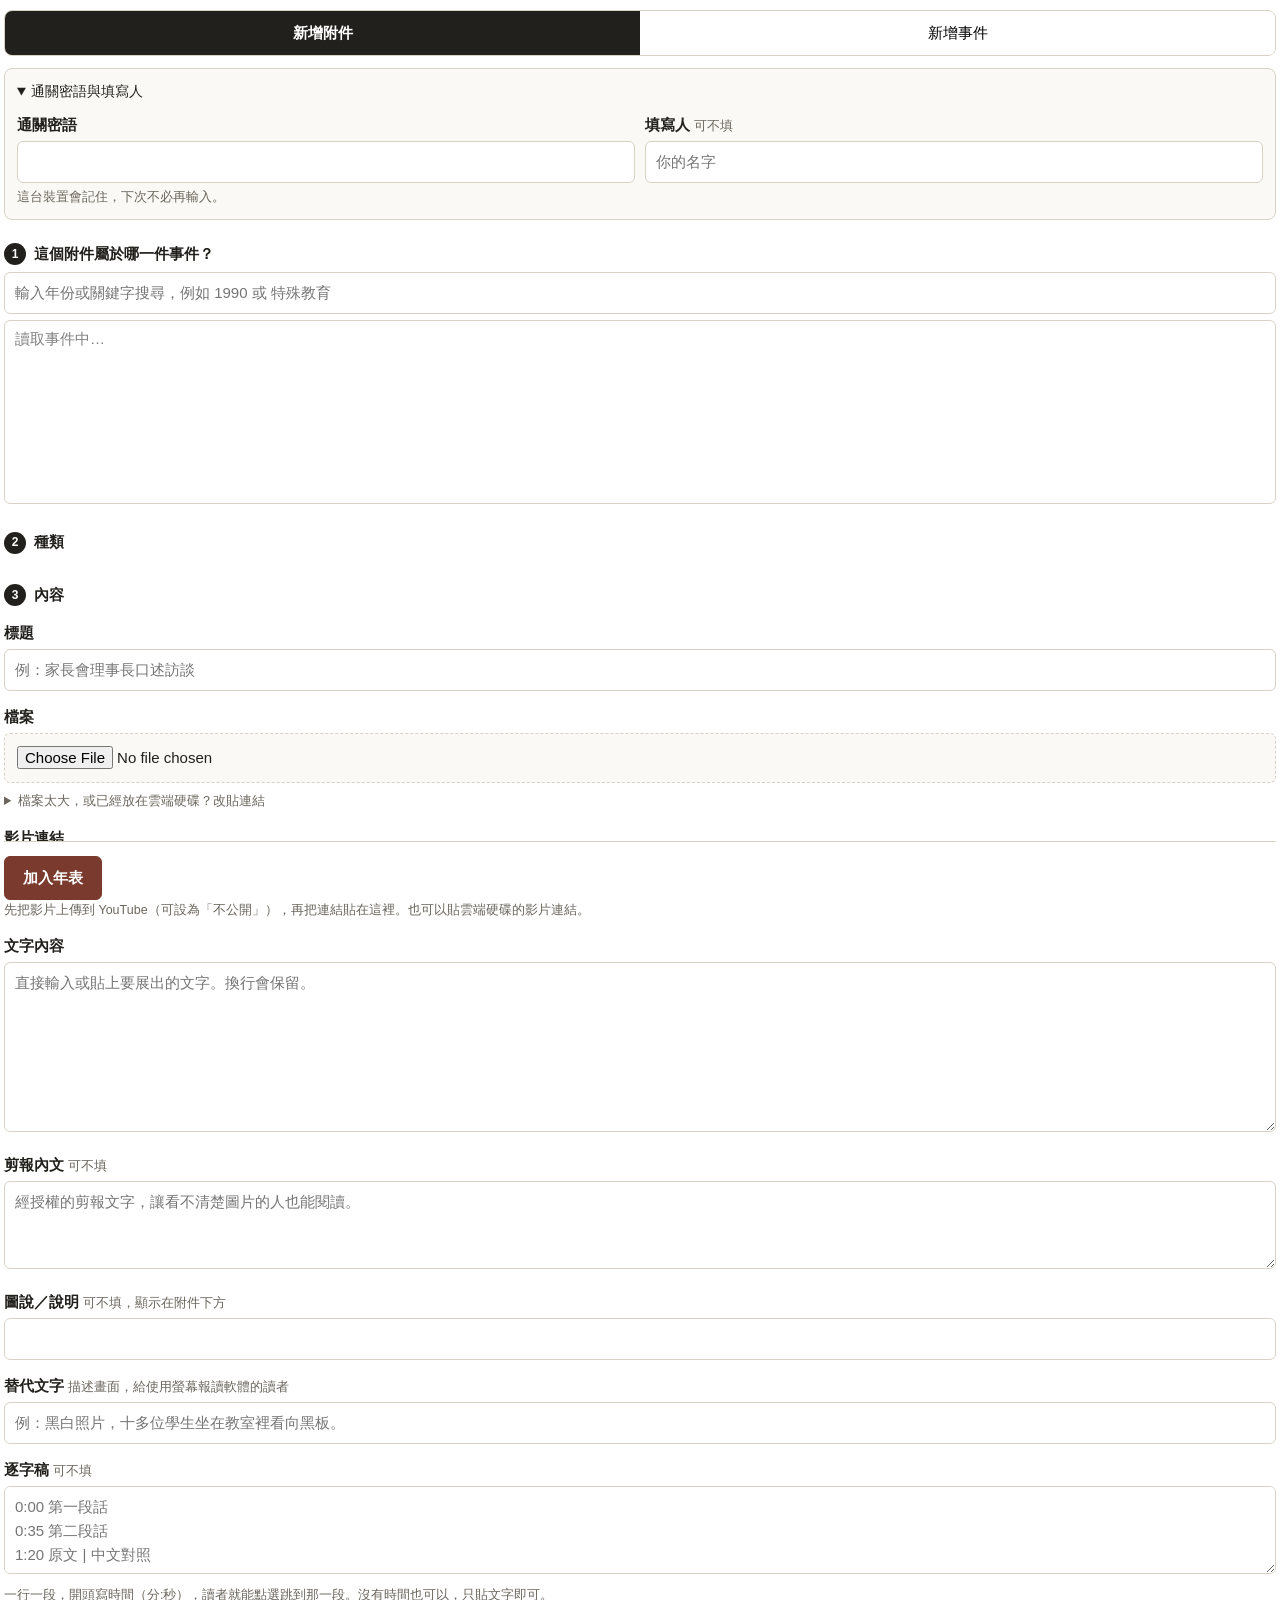
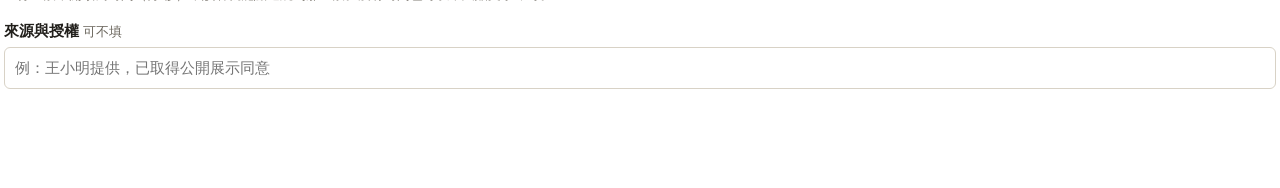
<file: sheet/Form.html>
<!doctype html>
<html lang="zh-Hant-TW">
<head>
<base target="_top">
<meta charset="utf-8">
<meta name="viewport" content="width=device-width,initial-scale=1">
<style>
  :root{--ink:#22201c;--muted:#6b665d;--line:#d8d2c6;--paper:#fbf9f5;--accent:#7a3b2e;--ok:#2f6b4a;--bad:#a12c2c}
  *{box-sizing:border-box}
  body{margin:0;padding:4px 4px 20px;font:15px/1.6 "Noto Sans TC","PingFang TC","Microsoft JhengHei",sans-serif;color:var(--ink);background:#fff}
  h2{font-size:15px;margin:22px 0 6px;display:flex;gap:8px;align-items:baseline}
  h2 .step{display:inline-grid;place-items:center;width:22px;height:22px;border-radius:50%;background:var(--ink);color:#fff;font-size:12px;flex:none;transform:translateY(-1px)}
  h2 small,label small{font-weight:400;color:var(--muted);font-size:12.5px}
  label{display:block;font-weight:600;margin:14px 0 4px}
  input[type=text],input[type=password],input[type=url],input[type=search],textarea,select{width:100%;font:inherit;color:inherit;padding:8px 10px;border:1px solid var(--line);border-radius:6px;background:#fff}
  input:focus,textarea:focus,select:focus{outline:2px solid var(--accent);outline-offset:1px}
  textarea{min-height:88px;resize:vertical}
  select[size]{padding:4px;margin-top:6px}
  select[size] option{padding:5px 6px;border-radius:4px}
  .kinds{display:grid;grid-template-columns:repeat(5,1fr);gap:6px}
  .kinds label{margin:0;font-weight:500;text-align:center;border:1px solid var(--line);border-radius:6px;padding:8px 2px;cursor:pointer}
  .kinds label{position:relative}
  .kinds input{position:absolute;inset:0;width:100%;height:100%;margin:0;opacity:0;cursor:pointer}
  .kinds label:has(input:checked){background:var(--ink);color:#fff;border-color:var(--ink)}
  .kinds label:has(input:focus-visible){outline:2px solid var(--accent);outline-offset:1px}
  .hint{font-size:12.5px;color:var(--muted);margin:4px 0 0}
  .file-box{border:1px dashed var(--line);border-radius:6px;padding:12px;background:var(--paper)}
  .file-box input[type=file]{font:inherit;width:100%}
  details{margin-top:8px}
  summary{cursor:pointer;font-size:13px;color:var(--muted)}
  .actions{position:sticky;bottom:0;background:#fff;padding:14px 0 0;margin-top:20px;border-top:1px solid var(--line);display:flex;gap:10px;align-items:center}
  button{font:inherit;padding:9px 18px;border-radius:6px;border:1px solid var(--line);background:#fff;cursor:pointer}
  button.primary{background:var(--accent);border-color:var(--accent);color:#fff;font-weight:600}
  button:disabled{opacity:.55;cursor:default}
  #status,#evStatus{font-size:13.5px;flex:1}
  #status.bad,#evStatus.bad{color:var(--bad)}
  #done{text-align:center;padding:60px 20px}
  #done h3{color:var(--ok);font-size:18px;margin:0 0 8px}
  .modes{display:grid;grid-template-columns:1fr 1fr;border:1px solid var(--line);border-radius:8px;overflow:hidden;margin:6px 0 4px}
  .modes button{border:0;border-radius:0;padding:10px;background:#fff}
  .modes button[aria-pressed=true]{background:var(--ink);color:#fff;font-weight:600}
  .who{background:var(--paper);border:1px solid var(--line);border-radius:8px;padding:2px 12px 12px;margin-top:12px}
  .who summary{padding:10px 0 0;font-size:13.5px;color:var(--ink)}
  .who .pair{display:grid;grid-template-columns:1fr 1fr;gap:10px}
  .who label{margin-top:10px}
  body.web{max-width:620px;margin:0 auto;padding:16px 16px 28px}
  body.web h1{font-size:19px;margin:4px 0 2px}
  h1{display:none} body.web h1{display:block}
  @media (max-width:420px){.who .pair{grid-template-columns:1fr}.kinds{grid-template-columns:repeat(3,1fr)}}
  [hidden]{display:none!important}
</style>
</head>
<body>
<h1>年表：新增內容</h1>
<div class="modes" role="group" aria-label="要新增什麼">
  <button type="button" data-mode="media" aria-pressed="true">新增附件</button>
  <button type="button" data-mode="event" aria-pressed="false">新增事件</button>
</div>
<details class="who" id="who" open>
  <summary id="whoSummary">通關密語與填寫人</summary>
  <div class="pair">
    <div><label for="passcode">通關密語</label><input type="password" id="passcode" autocomplete="off"></div>
    <div><label for="author">填寫人 <small>可不填</small></label><input type="text" id="author" maxlength="40" placeholder="你的名字"></div>
  </div>
  <p class="hint">這台裝置會記住，下次不必再輸入。</p>
</details>

<form id="eventForm" novalidate hidden>
  <h2><span class="step">1</span>事件的類型與日期</h2>
  <label for="evTrack">類型</label>
  <select id="evTrack"></select>
  <label for="evDate">日期</label>
  <input type="text" id="evDate" inputmode="numeric" placeholder="1984-12-17、1984-12 或 1984">
  <p class="hint">只知道年份就只寫年份。</p>

  <h2><span class="step">2</span>內容</h2>
  <label for="evTitle">標題</label>
  <input type="text" id="evTitle" maxlength="80" placeholder="例：特殊教育法公布">
  <label for="evSummary">完整說明</label>
  <textarea id="evSummary" style="min-height:120px" placeholder="這件事的經過與意義。"></textarea>
  <label for="evEasy">易讀介紹 <small>可不填；短句、常用詞，一行一句</small></label>
  <textarea id="evEasy" placeholder="1984 年，政府公布一部新的法律。&#10;這部法律保障孩子上學的權利。"></textarea>
  <label for="evSource">資料來源 <small>可不填</small></label>
  <input type="text" id="evSource" maxlength="200" placeholder="例：教育部公報，1984-12-17">

  <div class="actions">
    <button type="submit" class="primary" id="evSubmit">加入年表</button>
    <span id="evStatus" role="status" aria-live="polite"></span>
  </div>
</form>

<form id="form" novalidate>
  <h2><span class="step">1</span>這個附件屬於哪一件事件？</h2>
  <input type="search" id="eventSearch" placeholder="輸入年份或關鍵字搜尋，例如 1990 或 特殊教育" aria-label="搜尋事件">
  <select id="eventId" size="6" aria-label="事件" required><option disabled>讀取事件中…</option></select>

  <h2><span class="step">2</span>種類</h2>
  <div class="kinds" id="kinds" role="radiogroup" aria-label="種類"></div>

  <h2><span class="step">3</span>內容</h2>
  <label for="title">標題</label>
  <input type="text" id="title" maxlength="120" placeholder="例：家長會理事長口述訪談" required>

  <div data-for="照片 剪報 錄音">
    <label for="file">檔案 <small id="fileHint"></small></label>
    <div class="file-box"><input type="file" id="file"></div>
    <details id="linkInstead"><summary>檔案太大，或已經放在雲端硬碟？改貼連結</summary>
      <input type="url" id="fileLink" placeholder="https://drive.google.com/file/d/…" aria-label="檔案連結">
      <p class="hint">雲端硬碟的檔案請先設成「知道連結的任何人都可以檢視」。</p>
    </details>
  </div>

  <div data-for="影片">
    <label for="videoLink">影片連結</label>
    <input type="url" id="videoLink" placeholder="https://youtu.be/…">
    <p class="hint">先把影片上傳到 YouTube（可設為「不公開」），再把連結貼在這裡。也可以貼雲端硬碟的影片連結。</p>
  </div>

  <div data-for="文字">
    <label for="text">文字內容</label>
    <textarea id="text" style="min-height:170px" placeholder="直接輸入或貼上要展出的文字。換行會保留。"></textarea>
  </div>
  <div data-for="剪報">
    <label for="clipText">剪報內文 <small>可不填</small></label>
    <textarea id="clipText" placeholder="經授權的剪報文字，讓看不清楚圖片的人也能閱讀。"></textarea>
  </div>

  <label for="caption">圖說／說明 <small>可不填，顯示在附件下方</small></label>
  <input type="text" id="caption" maxlength="300">

  <div data-for="照片 剪報">
    <label for="alt">替代文字 <small>描述畫面，給使用螢幕報讀軟體的讀者</small></label>
    <input type="text" id="alt" maxlength="300" placeholder="例：黑白照片，十多位學生坐在教室裡看向黑板。">
  </div>

  <div data-for="錄音 影片">
    <label for="transcript">逐字稿 <small>可不填</small></label>
    <textarea id="transcript" placeholder="0:00 第一段話&#10;0:35 第二段話&#10;1:20 原文 | 中文對照"></textarea>
    <p class="hint">一行一段，開頭寫時間（分:秒），讀者就能點選跳到那一段。沒有時間也可以，只貼文字即可。</p>
  </div>

  <label for="credit">來源與授權 <small>可不填</small></label>
  <input type="text" id="credit" maxlength="200" placeholder="例：王小明提供，已取得公開展示同意">

  <div class="actions">
    <button type="submit" class="primary" id="submit">加入年表</button>
    <span id="status" role="status" aria-live="polite"></span>
  </div>
</form>

<div id="done" hidden>
  <h3>已加入年表</h3>
  <p id="doneText"></p>
  <p class="hint">重新整理年表網站，就會出現在這件事件底下。</p>
  <p style="margin-top:24px"><button type="button" class="primary" id="again">再新增一筆</button> <button type="button" id="attachNew" hidden>為這件事件加附件</button> <button type="button" id="close">關閉</button></p>
</div>

<script>
(function () {
  var $ = function (id) { return document.getElementById(id); };
  var events = [], maxBytes = 30 * 1024 * 1024, busy = false, mode = 'media', lastEvent = '';
  var inSheet = !document.body.classList.contains('web');   // doGet() adds the class for the shareable web form
  var ACCEPT = {'照片': 'image/*', '剪報': 'image/*', '錄音': 'audio/*,.mp3,.m4a,.wav'};
  var FILE_HINT = {'照片': 'JPG 或 PNG', '剪報': 'JPG 或 PNG', '錄音': '建議 MP3，30MB 以內'};
  var store = {
    get: function (k) { try { return localStorage.getItem('timeline-form.' + k) || ''; } catch (e) { return ''; } },
    set: function (k, v) { try { localStorage.setItem('timeline-form.' + k, v); } catch (e) {} }
  };

  function statusBox() { return $(mode === 'event' ? 'evStatus' : 'status'); }
  function status(text, kind) { var box = statusBox(); box.textContent = text; box.className = kind || ''; }
  function kind() { var c = document.querySelector('input[name=kind]:checked'); return c ? c.value : ''; }
  function setBusy(on) { busy = on; $('submit').disabled = on; $('evSubmit').disabled = on; }
  function message(error) { return String(error && error.message ? error.message : error).replace(/^Error:\s*/, ''); }

  function setMode(next) {
    mode = next;
    document.querySelectorAll('[data-mode]').forEach(function (b) { b.setAttribute('aria-pressed', String(b.dataset.mode === mode)); });
    $('form').hidden = mode !== 'media'; $('eventForm').hidden = mode !== 'event'; $('done').hidden = true;
  }

  function showKind() {
    var k = kind();
    document.querySelectorAll('[data-for]').forEach(function (box) { box.hidden = box.dataset.for.split(' ').indexOf(k) < 0; });
    $('file').accept = ACCEPT[k] || '';
    $('fileHint').textContent = FILE_HINT[k] || '';
  }

  function renderEvents() {
    var words = $('eventSearch').value.trim().toLowerCase().split(/\s+/).filter(Boolean), chosen = $('eventId').value || lastEvent;
    var list = events.filter(function (e) { var t = e.label.toLowerCase(); return words.every(function (w) { return t.indexOf(w) >= 0; }); });
    $('eventId').innerHTML = '';
    if (!list.length) { var none = new Option(events.length ? '沒有符合的事件' : '「事件」分頁還沒有資料', ''); none.disabled = true; $('eventId').add(none); return; }
    list.forEach(function (e) { $('eventId').add(new Option(e.label + (e.hidden ? '（目前隱藏）' : ''), e.id, false, e.id === chosen)); });
  }

  function readFile(file) {
    return new Promise(function (resolve, reject) {
      var reader = new FileReader();
      reader.onload = function () { resolve({name: file.name, type: file.type, data: String(reader.result).split(',')[1] || ''}); };
      reader.onerror = function () { reject(new Error('讀取檔案失敗，請再選一次。')); };
      reader.readAsDataURL(file);
    });
  }

  // Passcode and author are shared by both forms and remembered on this device.
  function identity() {
    var passcode = $('passcode').value.trim();
    if (!passcode) { $('who').open = true; return {error: '請先輸入通關密語。', focus: 'passcode'}; }
    return {passcode: passcode, author: $('author').value.trim()};
  }
  function remember() { store.set('passcode', $('passcode').value.trim()); store.set('author', $('author').value.trim()); $('who').open = false; }
  function failed(error) {
    setBusy(false); var text = message(error); status('沒有成功：' + text, 'bad');
    if (/密語/.test(text)) { $('who').open = true; $('passcode').focus(); $('passcode').select(); }
  }

  function collect() {
    var k = kind(), file = $('file').files[0], who = identity();
    var form = {eventId: $('eventId').value, kind: k, title: $('title').value.trim(), caption: $('caption').value.trim(), credit: $('credit').value.trim(),
      alt: '', text: '', transcript: '', link: ''};
    if (who.error) return who;
    form.passcode = who.passcode; form.author = who.author;
    if (!form.eventId) return {error: '請先選擇事件。', focus: 'eventSearch'};
    if (!k) return {error: '請選擇種類。', focus: 'kinds'};
    if (!form.title) return {error: '請填寫標題。', focus: 'title'};
    if (k === '文字') { form.text = $('text').value.trim(); if (!form.text) return {error: '請填寫文字內容。', focus: 'text'}; }
    else if (k === '影片') { form.link = $('videoLink').value.trim(); if (!form.link) return {error: '請貼上影片連結。', focus: 'videoLink'}; }
    else {
      form.link = $('fileLink').value.trim();
      if (!file && !form.link) return {error: '請選擇檔案，或改貼連結。', focus: 'file'};
      if (file && file.size > maxBytes) { $('linkInstead').open = true; return {error: '這個檔案超過 30MB。請先上傳到雲端硬碟，再改貼連結。', focus: 'fileLink'}; }
      if (file) form.link = '';
    }
    if (form.link && !/^https:\/\//i.test(form.link)) return {error: '連結請以 https:// 開頭。', focus: k === '影片' ? 'videoLink' : 'fileLink'};
    if (k === '照片' || k === '剪報') form.alt = $('alt').value.trim();
    if (k === '剪報') form.text = $('clipText').value.trim();
    if (k === '錄音' || k === '影片') form.transcript = $('transcript').value.trim();
    return {form: form, file: k === '文字' || k === '影片' || form.link ? null : file};
  }

  function finish(text, forEvent) {
    setBusy(false); status(''); remember();
    $('doneText').textContent = text; $('attachNew').hidden = !forEvent;
    $('form').hidden = true; $('eventForm').hidden = true; $('done').hidden = false; $('again').focus();
  }

  $('form').addEventListener('submit', function (e) {
    e.preventDefault();
    if (busy) return;
    var got = collect();
    if (got.error) { status(got.error, 'bad'); var target = $(got.focus); if (target && target.focus) target.focus(); return; }
    setBusy(true);
    status(got.file ? '上傳中…大檔案可能需要一兩分鐘，請不要關閉視窗。' : '儲存中…');
    (got.file ? readFile(got.file) : Promise.resolve(null)).then(function (file) {
      if (file) got.form.file = file;
      google.script.run
        .withSuccessHandler(function (result) {
          var label = (events.filter(function (x) { return x.id === got.form.eventId; })[0] || {}).label || got.form.eventId;
          lastEvent = got.form.eventId;
          finish('「' + got.form.title + '」（' + got.form.kind + '）已加到「' + label + '」，編號 ' + result.id + '，在「附件」分頁第 ' + result.row + ' 列。' +
            (result.shared === false ? ' 注意：檔案無法自動設為公開，請試算表擁有者到雲端硬碟把它設成「知道連結的任何人都可以檢視」。' : ''), false);
        })
        .withFailureHandler(failed)
        .addAttachment(got.form);
    }).catch(failed);
  });

  $('eventForm').addEventListener('submit', function (e) {
    e.preventDefault();
    if (busy) return;
    var who = identity(), date = $('evDate').value.trim(), error = who.error ? who : null;
    var form = {track: $('evTrack').value, date: date, title: $('evTitle').value.trim(), summary: $('evSummary').value.trim(), easy: $('evEasy').value.trim(), source: $('evSource').value.trim()};
    if (!error && !/^\d{4}([-\/.]\d{1,2}){0,2}$/.test(date)) error = {error: '日期請寫成 1984-12-17、1984-12 或 1984。', focus: 'evDate'};
    if (!error && !form.title) error = {error: '請填寫標題。', focus: 'evTitle'};
    if (error) { status(error.error, 'bad'); $(error.focus).focus(); return; }
    form.passcode = who.passcode; form.author = who.author;
    setBusy(true); status('儲存中…');
    google.script.run
      .withSuccessHandler(function (result) {
        events.push({id: result.id, label: result.label, hidden: false});
        events.sort(function (a, b) { return a.label.localeCompare(b.label); });
        lastEvent = result.id;
        finish('事件「' + form.title + '」已加入，編號 ' + result.id + '，在「事件」分頁第 ' + result.row + ' 列。', true);
      })
      .withFailureHandler(failed)
      .addEvent(form);
  });

  function clearFields(ids) { ids.forEach(function (id) { $(id).value = ''; }); }
  $('again').addEventListener('click', function () {
    // Keep the chosen event and kind: several attachments usually go to the same event.
    if (mode === 'event') { clearFields(['evDate', 'evTitle', 'evSummary', 'evEasy', 'evSource']); setMode('event'); $('evDate').focus(); return; }
    clearFields(['title', 'fileLink', 'videoLink', 'text', 'clipText', 'caption', 'alt', 'transcript', 'credit']);
    $('file').value = ''; setMode('media'); $('title').focus();
  });
  $('attachNew').addEventListener('click', function () {
    clearFields(['evDate', 'evTitle', 'evSummary', 'evEasy', 'evSource', 'eventSearch']);
    setMode('media'); renderEvents(); $('eventId').value = lastEvent; $('title').focus();
  });
  $('close').hidden = !inSheet;
  $('close').addEventListener('click', function () { if (inSheet) google.script.host.close(); });
  $('eventSearch').addEventListener('input', renderEvents);
  document.querySelectorAll('[data-mode]').forEach(function (b) { b.addEventListener('click', function () { if (!busy) setMode(b.dataset.mode); }); });
  document.addEventListener('change', function () { if (!busy && statusBox().className === 'bad') status(''); });

  $('passcode').value = store.get('passcode'); $('author').value = store.get('author');
  $('who').open = !$('passcode').value;

  google.script.run
    .withSuccessHandler(function (data) {
      events = data.events; maxBytes = data.maxBytes || maxBytes;
      $('kinds').innerHTML = data.kinds.map(function (k) { return '<label><input type="radio" name="kind" value="' + k + '">' + k + '</label>'; }).join('');
      $('kinds').addEventListener('change', showKind);
      data.tracks.forEach(function (t) { $('evTrack').add(new Option(t, t)); });
      renderEvents(); showKind();
      if (!data.ready) status('這份表單還沒有設定通關密語，暫時無法送出。請試算表擁有者用選單「年表 → 設定表單密語」。', 'bad');
    })
    .withFailureHandler(function (error) { status('讀取事件失敗：' + message(error), 'bad'); })
    .getFormData();
  showKind();
})();
</script>
</body>
</html>
</file>
